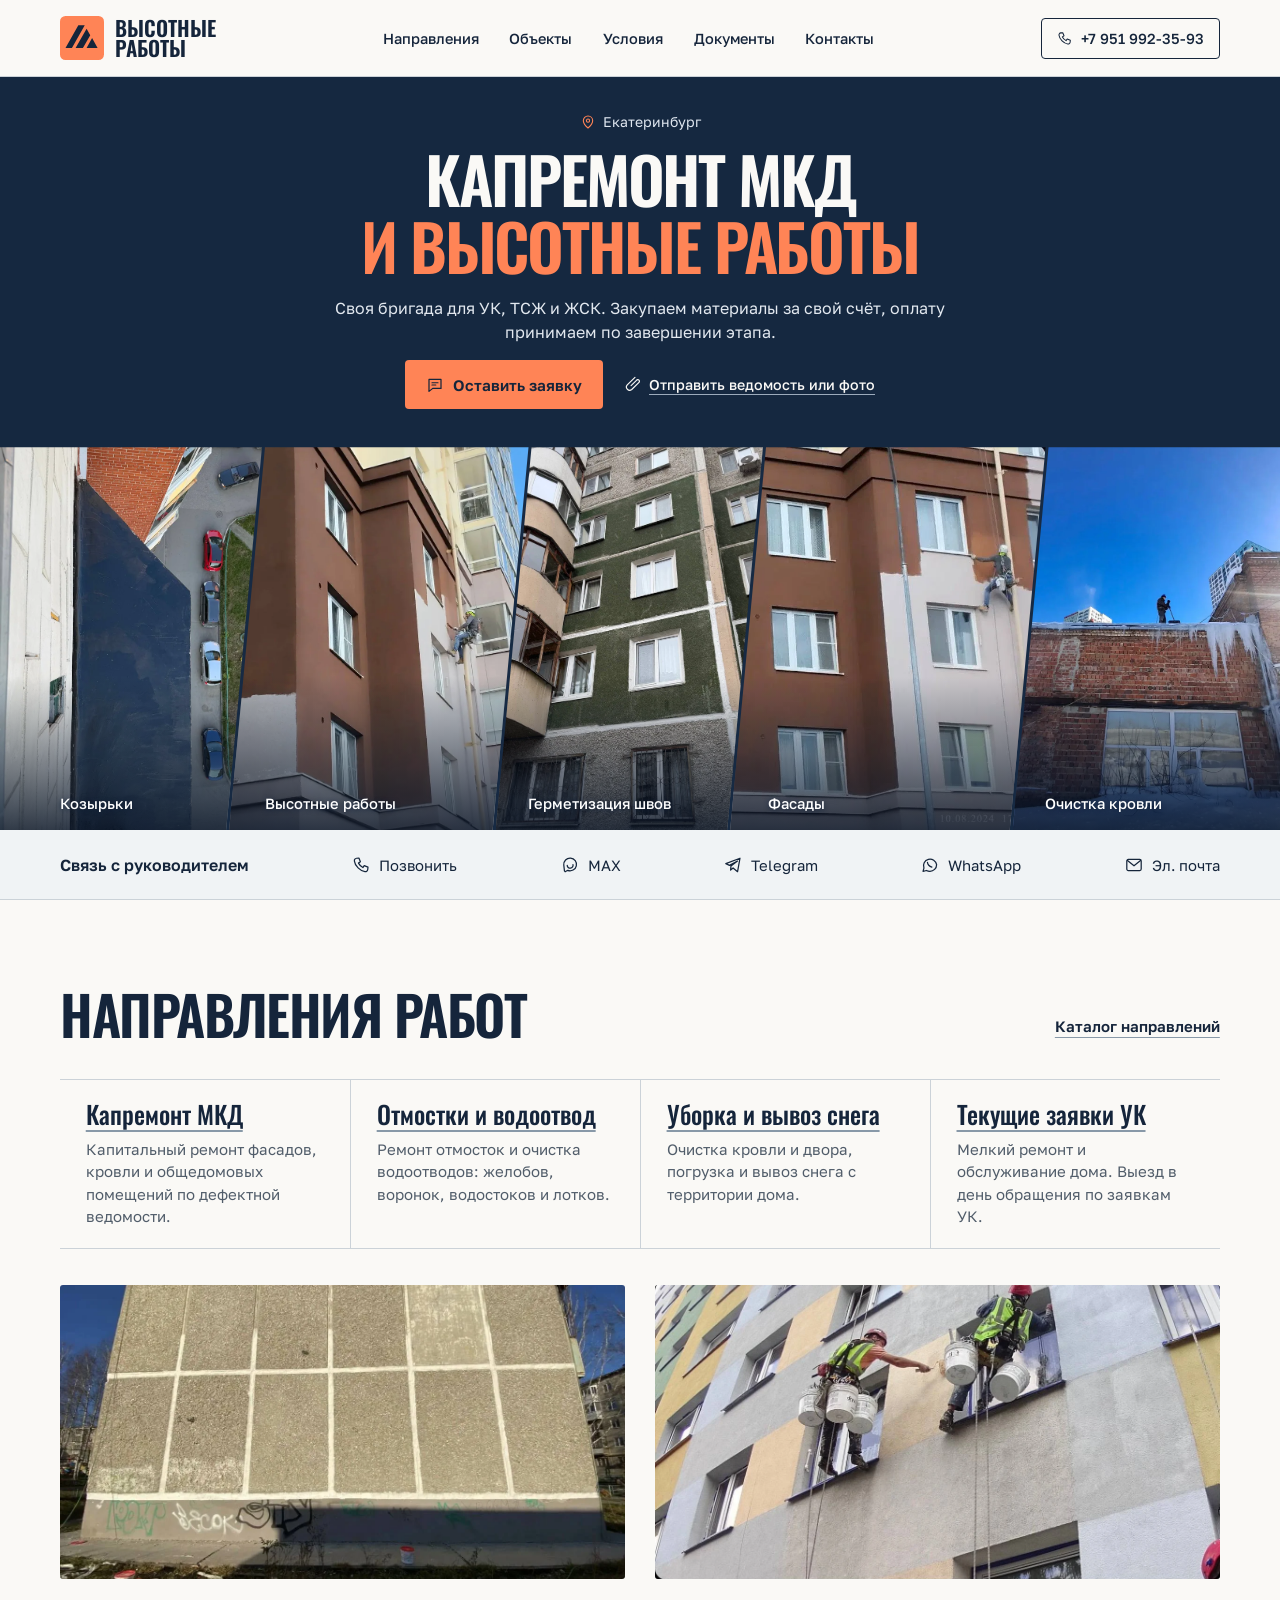
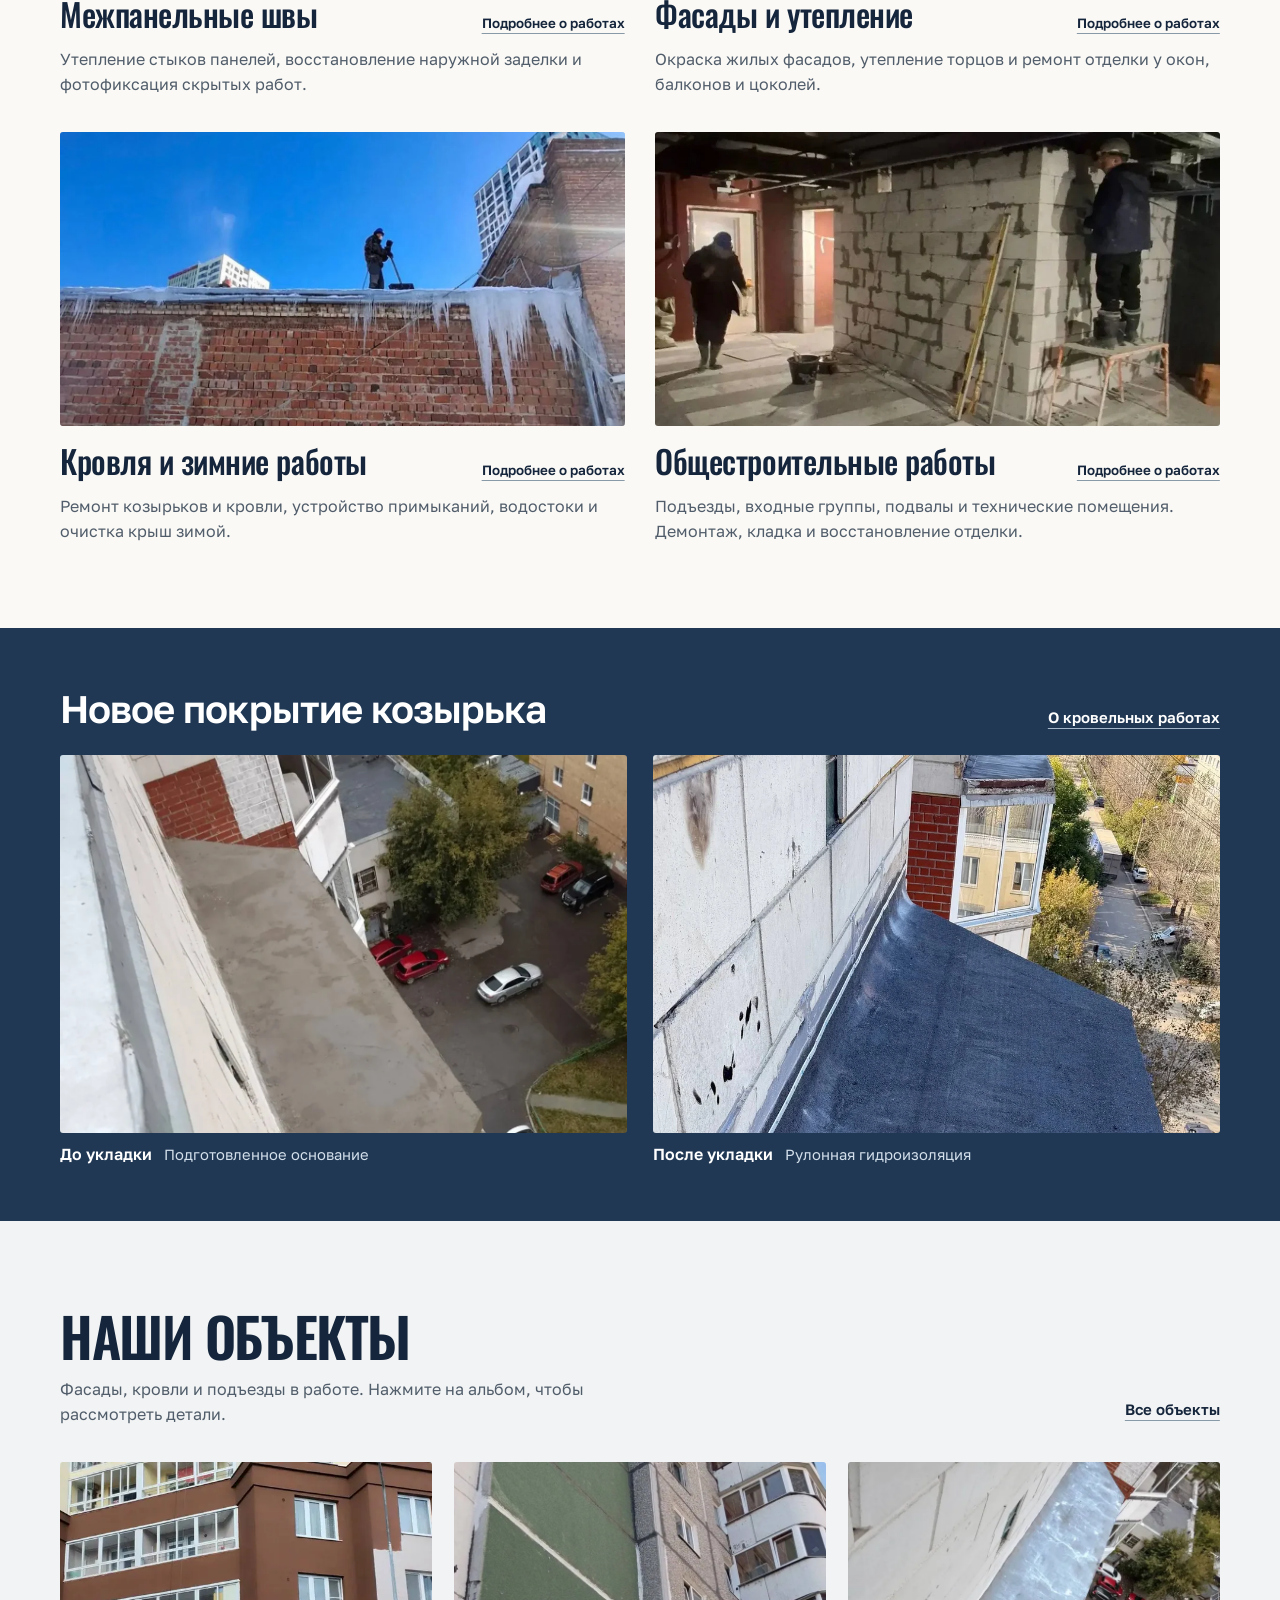
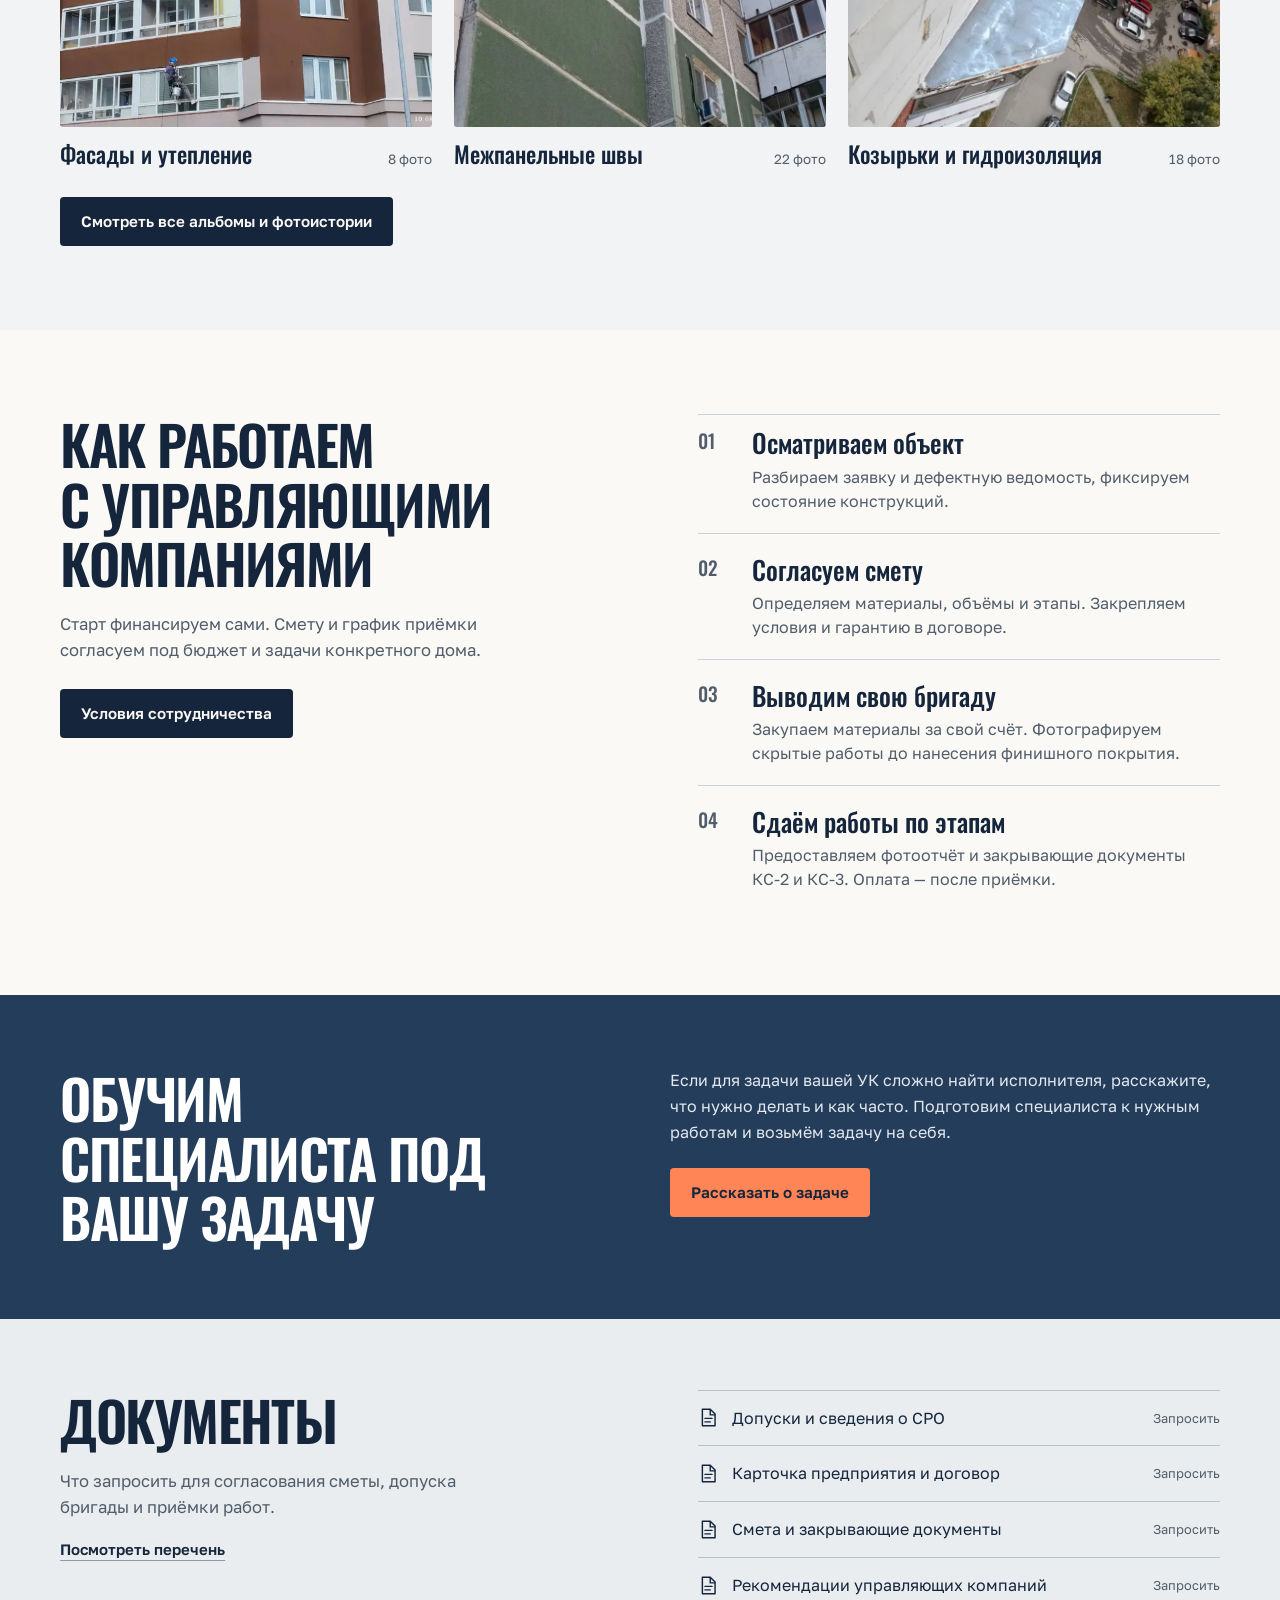
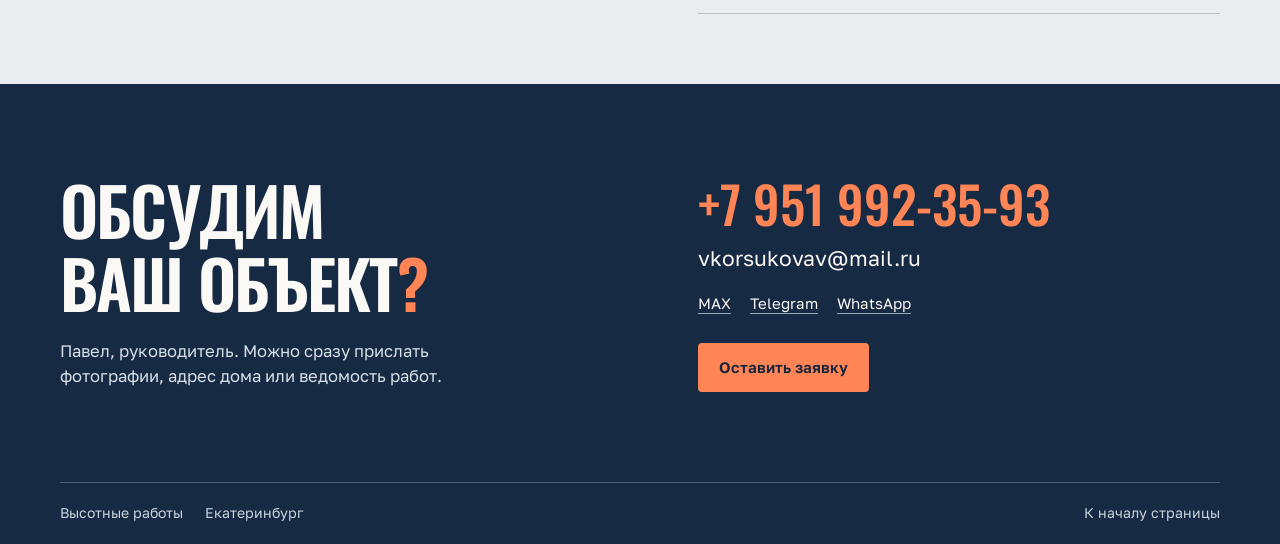
<file: index.html>
<!doctype html>
<html lang="ru">
<head>
  <meta charset="utf-8">
  <meta name="viewport" content="width=device-width, initial-scale=1">
  <meta name="theme-color" content="#172a43">
  <meta name="description" content="Капремонт многоквартирных домов и высотные работы в Екатеринбурге. Фотографии объектов, направления работ и прямая связь с руководителем.">
  <title>Высотные работы — капремонт МКД в Екатеринбурге</title>
  <link rel="icon" href="assets/mark.svg" type="image/svg+xml">
  <link rel="stylesheet" href="assets/fonts/fonts.css">
  <link rel="stylesheet" href="styles.css">
  <link rel="stylesheet" href="expanded.css">
  <script defer src="photos.js"></script>
  <script defer src="site.js"></script>
</head>
<body>
  <a class="skip" href="#main">Перейти к содержанию</a>
  <svg class="sprite" xmlns="http://www.w3.org/2000/svg" aria-hidden="true">
    <symbol id="i-pin" viewBox="0 0 24 24"><path d="M19 10c0 5-7 11-7 11S5 15 5 10a7 7 0 1 1 14 0Z"/><circle cx="12" cy="10" r="2.4"/></symbol>
    <symbol id="i-phone" viewBox="0 0 24 24"><path d="m6 3 3.2-.3 2 5-2.6 1.8a15 15 0 0 0 5.9 5.9l1.8-2.6 5 2-.3 3.2a3.3 3.3 0 0 1-3.8 2.8C10.8 20 4 13.2 3.2 6.8A3.3 3.3 0 0 1 6 3Z"/></symbol>
    <symbol id="i-mail" viewBox="0 0 24 24"><rect x="2.4" y="4.6" width="19.2" height="14.8" rx="2"/><path d="m3.3 6 8.7 7 8.7-7"/></symbol>
    <symbol id="i-telegram" viewBox="0 0 24 24"><path d="M2.4 10.1 21.3 3l-3.2 17.9-6-4.9-3.3 2.7.5-5.3L18 6.7 7.3 12.5Z"/></symbol>
    <symbol id="i-chat" viewBox="0 0 24 24"><path d="M20.8 11.6a8.8 8.8 0 0 1-9 8.8c-1.6 0-3.2-.4-4.5-1.1l-4.6 1.3 1.2-4.5A8.8 8.8 0 1 1 20.8 11.6Z"/><path d="M8.6 8.6c.4 3.2 2.3 5.2 5.9 6.3"/></symbol>
    <symbol id="i-max" viewBox="0 0 24 24"><path d="M4.6 19.8 3.7 12A8.5 8.5 0 1 1 9 19.1L5.5 21Z"/><path d="M8.3 12.5a3.9 3.9 0 1 0 7.7-1"/></symbol>
    <symbol id="i-clip" viewBox="0 0 24 24"><path d="m8.6 13.6 7.6-7.5a2.3 2.3 0 1 1 3.2 3.2L9.5 19a4.5 4.5 0 0 1-6.3-6.4L14.1 1.9"/></symbol>
    <symbol id="i-talk" viewBox="0 0 24 24"><path d="M4 4.5h16v12H9l-5 4Z"/><path d="M8 9h8m-8 3h5"/></symbol>
    <symbol id="i-menu" viewBox="0 0 24 24"><path d="M3 7h18M3 12h18M3 17h18"/></symbol>
    <symbol id="i-cross" viewBox="0 0 24 24"><path d="m5 5 14 14m0-14L5 19"/></symbol>
    <symbol id="i-prev" viewBox="0 0 24 24"><path d="m15 5-7 7 7 7"/></symbol>
    <symbol id="i-next" viewBox="0 0 24 24"><path d="m9 5 7 7-7 7"/></symbol>
    <symbol id="i-pause" viewBox="0 0 24 24"><path d="M9 5v14M15 5v14"/></symbol>
    <symbol id="i-play" viewBox="0 0 24 24"><path d="m8 5 11 7-11 7Z"/></symbol>
    <symbol id="i-add" viewBox="0 0 24 24"><path d="M4 12h16M12 4v16"/></symbol>
    <symbol id="i-doc" viewBox="0 0 24 24"><path d="M5 2.5h9l5.5 5.6v13.4H5zM14 2.8V9h5m-11 4h8m-8 4h6"/></symbol>
    <symbol id="i-copy" viewBox="0 0 24 24"><rect x="8" y="8" width="12" height="13" rx="2"/><path d="M16 7V3H4v13h3"/></symbol>
    <symbol id="i-seam" viewBox="0 0 40 40"><path d="M5 5h30v30H5zM18 5v30m4-30v30M5 18h13m4 4h13M5 22h13m4-4h13"/></symbol>
    <symbol id="i-facade" viewBox="0 0 40 40"><path d="M5 35h31M8 35V12l13-6v29m1-24h11v24M12 15v4m5-6v4m-5 6v4m5-6v4m9-9h3m-3 6h3m-3 6h3"/></symbol>
    <symbol id="i-roof" viewBox="0 0 40 40"><path d="m3 20 15-12 17 10v4L18 12 4 24Zm5 4v10h21V22m2 0v9q0 3 4 3h2"/></symbol>
    <symbol id="i-building" viewBox="0 0 40 40"><path d="M4 35h32M6 35V17h13v18m0-29h14v29M4 17h16m4-6h5m-5 6h5m-5 6h5m-5 6h5M9 35v-8h6v8"/></symbol>
  </svg>
  <header class="header">
    <div class="wrap head-inner">
      <a class="identity" href="index.html" aria-label="Высотные работы, на главную"><img src="assets/mark.svg" width="44" height="44" alt=""><span>Высотные<br>работы</span></a>
      <nav class="desktop-nav" aria-label="Основное меню"><a href="services.html">Направления</a><a href="projects.html">Объекты</a><a href="cooperation.html">Условия</a><a href="documents.html">Документы</a><a href="contacts.html">Контакты</a></nav>
      <a class="header-phone" href="tel:+79519923593"><svg class="icon"><use href="#i-phone"/></svg>+7 951 992-35-93</a>
      <button class="menu-button" aria-expanded="false" aria-controls="mobile-nav" aria-label="Открыть меню"><svg class="icon"><use href="#i-menu"/></svg></button>
    </div>
    <nav class="mobile-nav" id="mobile-nav" aria-label="Мобильное меню" hidden><a href="services.html">Направления</a><a href="projects.html">Объекты</a><a href="cooperation.html">Условия</a><a href="documents.html">Документы</a><a href="contacts.html">Контакты</a></nav>
  </header>
  <main id="main">
    <div class="hero-screen">
    <section class="hero" aria-labelledby="hero-title">
      <div class="wrap hero-intro">
        <div class="headline-block">
          <div class="location"><svg class="icon"><use href="#i-pin"/></svg>Екатеринбург</div>
          <h1 id="hero-title">Капремонт МКД<br><em>и высотные работы</em></h1>
        </div>
        <div class="hero-aside">
          <p>Своя бригада для УК, ТСЖ и ЖСК. Закупаем материалы за свой счёт, оплату принимаем по завершении этапа.</p>
          <div class="hero-actions"><button class="button primary" data-contact="discussion"><svg class="icon"><use href="#i-talk"/></svg>Оставить заявку</button><button class="secondary-link" data-contact="files"><svg class="icon"><use href="#i-clip"/></svg>Отправить ведомость или фото</button></div>
        </div>
      </div>
      <div class="panorama" id="hero-photos" role="group" aria-label="Фотографии с объектов">
        <button data-hero="0"><img src="assets/photos/hero-92.webp" alt="Вид сверху на гидроизоляцию козырька" loading="lazy"><span>Козырьки</span></button>
        <button data-hero="1"><img src="assets/photos/hero-93.webp" alt="Промышленный альпинист на фасаде жилого дома" loading="lazy"><span>Высотные работы</span></button>
        <button data-hero="2"><img src="assets/photos/hero-94.webp" alt="Межпанельные швы жилого дома" loading="lazy"><span>Герметизация швов</span></button>
        <button data-hero="3"><img src="assets/photos/hero-95.webp" alt="Покраска фасада с применением канатного доступа" loading="lazy"><span>Фасады</span></button>
        <button data-hero="4"><img src="assets/photos/hero-96.webp" alt="Работник очищает крышу от снега" loading="lazy"><span>Очистка кровли</span></button>
      </div>
      <div class="mobile-panorama" aria-hidden="true">
        <div class="is-current" data-mobile-photo="97" data-label="Работы на фасаде" data-caption="Двое промышленных альпинистов работают на фасаде жилого дома."></div>
        <div data-mobile-photo="26" data-label="Покраска фасада" data-caption="Промышленный альпинист в синей каске красит фасад жилого дома."></div>
        <div data-mobile-photo="91" data-label="Козырьки" data-caption="Металлическое покрытие козырька, вид сверху вдоль фасада."></div>
        <div data-mobile-photo="96" data-label="Очистка кровли" data-caption="Рабочий очищает крышу кирпичного здания от снега."></div>
      </div>
      <div class="panorama-nav" role="group" aria-label="Фотографии с объектов" hidden>
        <div class="panorama-controls">
          <button id="hero-play" aria-label="Остановить автосмену фото"><svg class="icon" aria-hidden="true"><use href="#i-pause"/></svg></button>
          <button id="hero-prev" aria-label="Предыдущий кадр"><svg class="icon" aria-hidden="true"><use href="#i-prev"/></svg></button>
          <button id="hero-open" aria-label="Открыть фото: Работы на фасаде"><span id="hero-count">1 / 4</span><span id="hero-photo-name">Работы на фасаде</span></button>
          <button id="hero-next" aria-label="Следующий кадр"><svg class="icon" aria-hidden="true"><use href="#i-next"/></svg></button>
        </div>
        <span class="sr-only" id="hero-announcement" aria-live="polite"></span>
      </div>
    </section>
    <div class="contact-strip">
      <div class="wrap strip-inner">
        <span class="strip-heading">Связь с руководителем</span>
        <a href="tel:+79519923593"><svg class="icon"><use href="#i-phone"/></svg>Позвонить</a>
        <button data-contact="max"><svg class="icon"><use href="#i-max"/></svg>MAX</button>
        <a href="https://t.me/+79519923593" target="_blank" rel="noopener"><svg class="icon"><use href="#i-telegram"/></svg>Telegram</a>
        <a href="https://wa.me/79519923593" target="_blank" rel="noopener"><svg class="icon"><use href="#i-chat"/></svg>WhatsApp</a>
        <a href="mailto:vkorsukovav@mail.ru"><svg class="icon"><use href="#i-mail"/></svg>Эл. почта</a>
      </div>
    </div>
    </div>
    <section id="services" class="section wrap">
  <div class="section-head"><h2>Направления работ</h2><a class="text-action" href="services.html">Каталог направлений</a></div>
  <div class="service-index" role="group" aria-label="Ремонт и обслуживание домов">
    <a href="capital-repair.html"><strong>Капремонт МКД</strong><span>Капитальный ремонт фасадов, кровли и общедомовых помещений по дефектной ведомости.</span></a><a href="drainage.html"><strong>Отмостки и водоотвод</strong><span>Ремонт отмосток и очистка водоотводов: желобов, воронок, водостоков и лотков.</span></a><a href="winter.html"><strong>Уборка и вывоз снега</strong><span>Очистка кровли и двора, погрузка и вывоз снега с территории дома.</span></a><a href="maintenance.html"><strong>Текущие заявки УК</strong><span>Мелкий ремонт и обслуживание дома. Выезд в день обращения по заявкам УК.</span></a>
  </div>
  <div class="direction-cards">
    <article class="direction-card"><a class="card-photo" href="seams.html" aria-label="Межпанельные швы"><img src="assets/photos/63.webp" alt="Межпанельные швы на объекте бригады" loading="lazy"></a>
    <div class="direction-copy"><h3><a href="seams.html">Межпанельные швы</a></h3><p>Утепление стыков панелей, восстановление наружной заделки и фотофиксация скрытых работ.</p><a class="text-action" href="seams.html">Подробнее о работах</a></div></article>
    <article class="direction-card"><a class="card-photo" href="facades.html" aria-label="Фасады и утепление"><img src="assets/photos/97.webp" alt="Двое промышленных альпинистов работают на фасаде." loading="lazy"></a>
    <div class="direction-copy"><h3><a href="facades.html">Фасады и утепление</a></h3><p>Окраска жилых фасадов, утепление торцов и ремонт отделки у окон, балконов и цоколей.</p><a class="text-action" href="facades.html">Подробнее о работах</a></div></article>
    <article class="direction-card"><a class="card-photo" href="roofs.html" aria-label="Кровля, козырьки и зимнее обслуживание"><img src="assets/photos/framed/96.webp" alt="Кровля, козырьки и зимнее обслуживание на объекте бригады" loading="lazy"></a>
    <div class="direction-copy"><h3><a href="roofs.html">Кровля и зимние работы</a></h3><p>Ремонт козырьков и кровли, устройство примыканий, водостоки и очистка крыш зимой.</p><a class="text-action" href="roofs.html">Подробнее о работах</a></div></article>
    <article class="direction-card"><a class="card-photo" href="building.html" aria-label="Общестроительные работы"><img src="assets/photos/framed/33.webp" alt="Общестроительные работы на объекте бригады" loading="lazy"></a>
    <div class="direction-copy"><h3><a href="building.html">Общестроительные работы</a></h3><p>Подъезды, входные группы, подвалы и технические помещения. Демонтаж, кладка и восстановление отделки.</p><a class="text-action" href="building.html">Подробнее о работах</a></div></article></div></section><section class="feature" id="canopy-repair"><div class="wrap">
    <div class="feature-heading"><h2>Новое покрытие козырька</h2><a href="roofs.html" class="text-action">О кровельных работах</a></div>
    <div class="repair-pair" data-photo-group="Ремонт козырька">
      <figure><button data-full-photo="90" aria-label="Увеличить фотографию до укладки"><img src="assets/photos/framed/90.webp" loading="lazy" alt="Серое основание козырька под красно-белой лоджией"></button><figcaption><strong>До укладки</strong><span>Подготовленное основание</span></figcaption></figure>
      <figure><button data-full-photo="73" aria-label="Увеличить фотографию после укладки"><img src="assets/photos/framed/73.webp" loading="lazy" alt="Тот же козырёк с новым тёмным рулонным покрытием"></button><figcaption><strong>После укладки</strong><span>Рулонная гидроизоляция</span></figcaption></figure>
    </div></div></section>
    <section id="objects" class="objects"><div class="wrap section"><div class="section-head"><div><h2>Наши объекты</h2><p>Фасады, кровли и подъезды в работе. Нажмите на альбом, чтобы рассмотреть детали.</p></div><a class="text-action" href="projects.html">Все объекты</a></div><div id="albums" class="albums home-albums"></div><div class="section-end"><a class="button dark" href="projects.html">Смотреть все альбомы и фотоистории</a></div></div></section>
    <section id="terms" class="section wrap">
      <div class="terms-grid"><div class="terms-intro"><h2>Как работаем<br> с управляющими<br> компаниями</h2><p>Старт финансируем сами. Смету и график приёмки согласуем под бюджет и задачи конкретного дома.</p><a class="button dark" href="cooperation.html">Условия сотрудничества</a></div>
        <ol class="steps"><li><div><h3>Осматриваем объект</h3><p>Разбираем заявку и дефектную ведомость, фиксируем состояние конструкций.</p></div></li><li><div><h3>Согласуем смету</h3><p>Определяем материалы, объёмы и этапы. Закрепляем условия и гарантию в договоре.</p></div></li><li><div><h3>Выводим свою бригаду</h3><p>Закупаем материалы за свой счёт. Фотографируем скрытые работы до нанесения финишного покрытия.</p></div></li><li><div><h3>Сдаём работы по этапам</h3><p>Предоставляем фотоотчёт и закрывающие документы КС-2 и КС-3. Оплата — после приёмки.</p></div></li></ol></div>
    </section>
    <section id="specialist" class="intake"><div class="wrap intake-grid">
  <h2>Обучим специалиста под вашу задачу</h2>
  <div><p>Если для задачи вашей УК сложно найти исполнителя, расскажите, что нужно делать и как часто. Подготовим специалиста к нужным работам и возьмём задачу на себя.</p><button class="button primary" data-topic="Подготовка специалиста под задачу">Рассказать о задаче</button></div>
</div></section>
    <section id="documents" class="docs"><div class="wrap docs-grid"><div><h2>Документы</h2><p>Что запросить для согласования сметы, допуска бригады и приёмки работ.</p><a class="text-action" href="documents.html">Посмотреть перечень</a></div><div class="doc-list">
  <button data-topic="Допуски и сведения о СРО"><svg class="icon" aria-hidden="true"><use href="#i-doc"/></svg><span>Допуски и сведения о СРО</span><small>Запросить</small></button><button data-topic="Карточка предприятия и договор"><svg class="icon" aria-hidden="true"><use href="#i-doc"/></svg><span>Карточка предприятия и договор</span><small>Запросить</small></button><button data-topic="Смета и закрывающие документы"><svg class="icon" aria-hidden="true"><use href="#i-doc"/></svg><span>Смета и закрывающие документы</span><small>Запросить</small></button><button data-topic="Рекомендации управляющих компаний"><svg class="icon" aria-hidden="true"><use href="#i-doc"/></svg><span>Рекомендации управляющих компаний</span><small>Запросить</small></button></div></div></section>
    <section id="contacts" class="contact-section"><div class="wrap contact-grid"><div><h2>Обсудим<br>ваш объект<span>?</span></h2><p>Павел, руководитель. Можно сразу прислать фотографии, адрес дома или ведомость работ.</p></div><div class="contact-details"><a class="big-phone" href="tel:+79519923593">+7 951 992-35-93</a><a class="email" href="mailto:vkorsukovav@mail.ru">vkorsukovav@mail.ru</a><div class="messengers"><button data-contact="max">MAX</button><a href="https://t.me/+79519923593" target="_blank" rel="noopener">Telegram</a><a href="https://wa.me/79519923593" target="_blank" rel="noopener">WhatsApp</a></div><button class="button primary" data-contact="discussion">Оставить заявку</button></div></div></section>
  </main>
  <footer><div class="wrap footer-inner"><span>Высотные работы</span><span>Екатеринбург</span><a href="#main">К началу страницы</a></div></footer>
  <a class="button primary floating-call" href="tel:+79519923593">
    <svg class="icon" aria-hidden="true"><use href="#i-phone"/></svg><span>Позвонить</span>
  </a>
  <dialog id="gallery" aria-labelledby="gallery-title">
    <div class="gallery-shell">
      <div class="gallery-top"><h2 id="gallery-title"></h2><button id="gallery-fit" hidden>Весь кадр</button><button class="icon-button" data-close aria-label="Закрыть фотографии"><svg class="icon"><use href="#i-cross"/></svg></button></div>
      <div class="gallery-stage"><img id="gallery-image" alt=""></div>
      <div class="gallery-bottom" aria-live="polite"><span id="gallery-caption"></span><div class="gallery-navigation"><button id="previous" class="gallery-arrow" aria-label="Предыдущая фотография"><svg class="icon"><use href="#i-prev"/></svg></button><span id="gallery-count"></span><button id="next" class="gallery-arrow" aria-label="Следующая фотография"><svg class="icon"><use href="#i-next"/></svg></button></div></div>
    </div>
  </dialog>
  <dialog id="contact-dialog" aria-labelledby="dialog-title"><div class="dialog-body"><button class="dialog-close icon-button" data-close aria-label="Закрыть окно"><svg class="icon"><use href="#i-cross"/></svg></button><h2 id="dialog-title"></h2><div id="dialog-content"></div></div></dialog>
  <template id="request-form-template">
    <form class="contact-form" method="post" action="https://formsubmit.co/vkorsukovav@mail.ru" enctype="multipart/form-data">
      <input type="hidden" name="_subject" value="Новая заявка с nadezhnytyl.ru">
      <input type="hidden" name="_template" value="table">
      <input type="hidden" name="_next" value="https://nadezhnytyl.ru/thanks.html">
      <input type="hidden" name="_url" value="https://nadezhnytyl.ru/contacts.html">
      <input type="hidden" name="Тема" value="Заявка на работы">
      <label hidden>Оставьте это поле пустым<input type="text" name="_honey" autocomplete="off" tabindex="-1"></label>
      <div class="contact-fields">
        <label><span>Ваше имя</span><input type="text" name="Имя" autocomplete="name" placeholder="Как к вам обращаться" maxlength="100" required></label>
        <label><span>Телефон</span><input type="tel" name="Телефон" autocomplete="tel" placeholder="+7 900 000-00-00" maxlength="25" required></label>
      </div>
      <label><span>Что нужно сделать?</span><textarea name="Задача" rows="3" maxlength="2200" placeholder="Например, очистить водостоки у второго подъезда" required></textarea></label>
      <details class="request-extras">
        <summary>Добавить организацию и адрес</summary>
        <div class="contact-fields">
          <label><span>УК, ТСЖ или компания</span><input type="text" name="Организация" autocomplete="organization" maxlength="160"></label>
          <label><span>Адрес объекта</span><input type="text" name="Адрес" placeholder="Улица и номер дома" maxlength="200"></label>
        </div>
      </details>
      <label><span>Фото или дефектная ведомость <small>по желанию</small></span><input type="file" name="attachment" accept=".jpg,.jpeg,.png,.webp,.pdf,.doc,.docx,.xls,.xlsx"><small>Один файл до 10 МБ</small></label>
      <button class="button primary" type="submit">Отправить заявку</button>
      <small>Данные заявки передаются руководителю через <a href="https://formsubmit.co/" target="_blank" rel="noopener">FormSubmit</a>.</small>
    </form>
  </template>
</body>
</html>
</file>
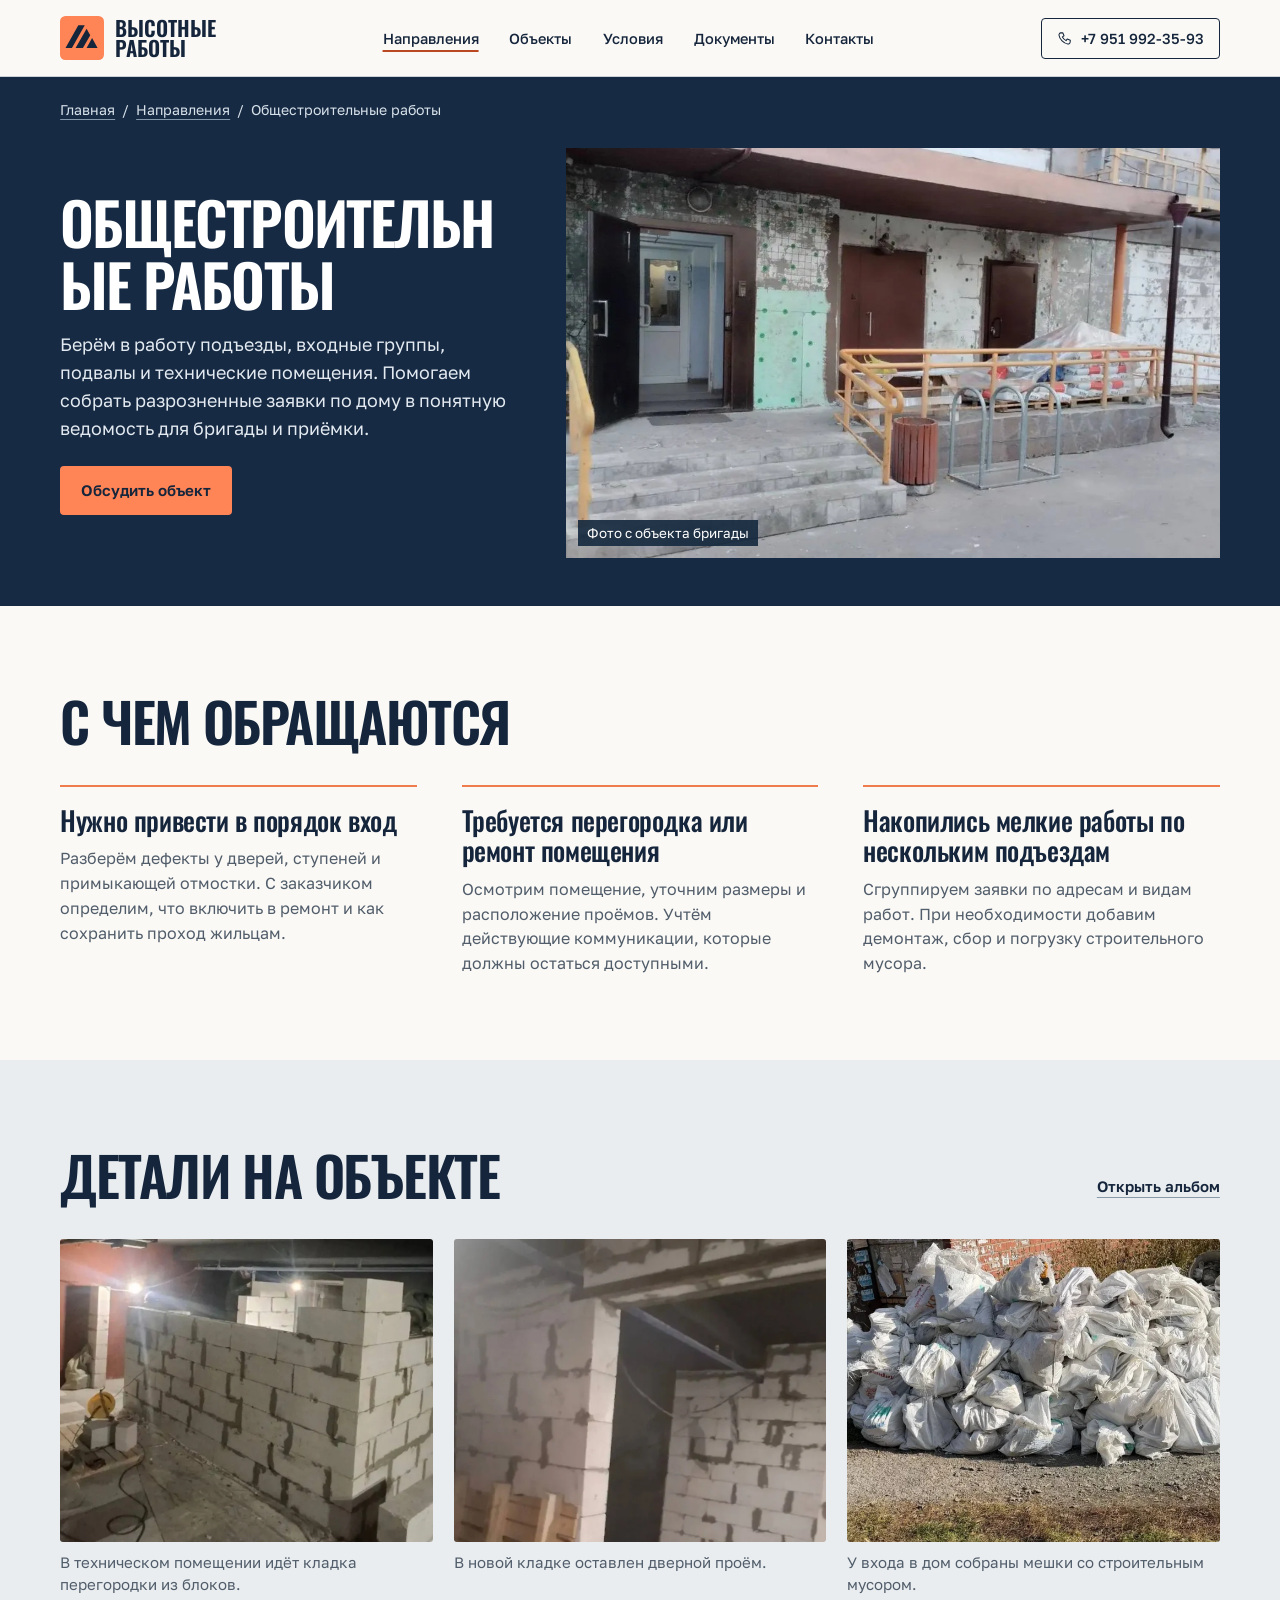
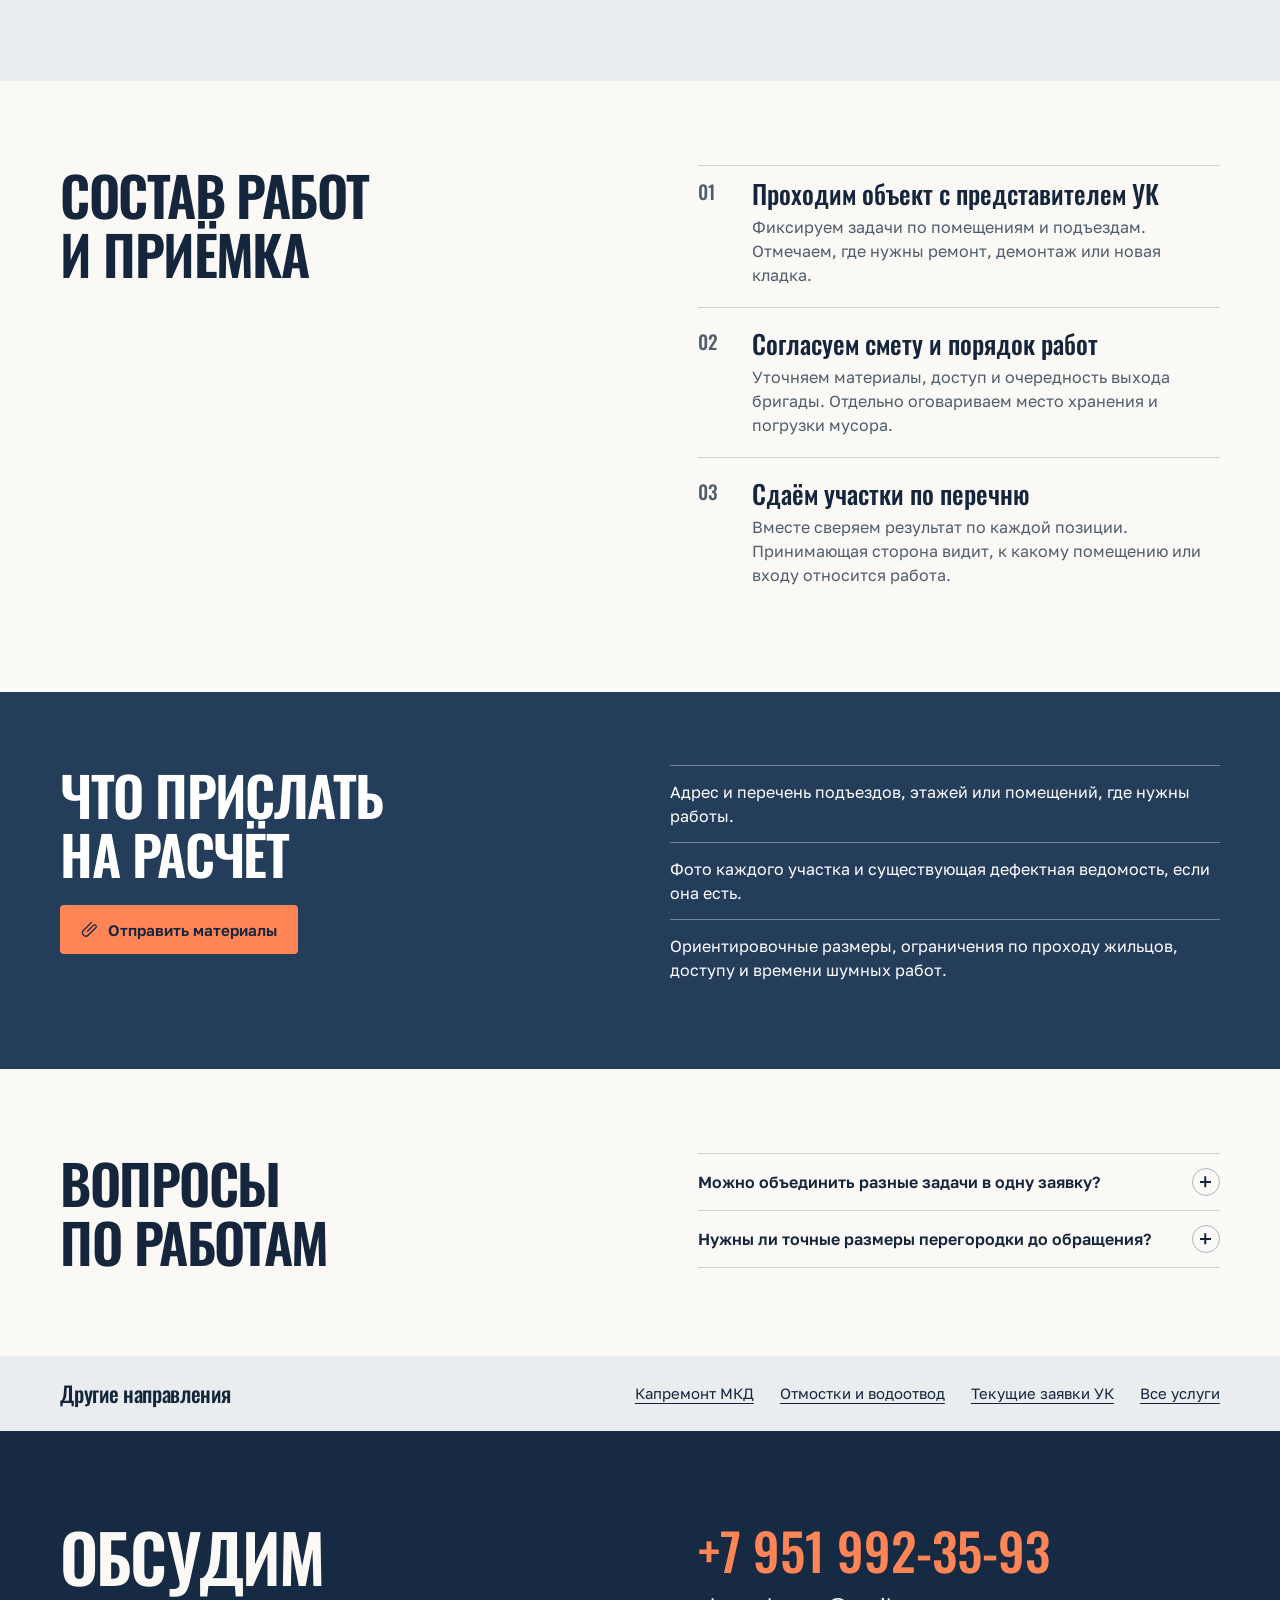
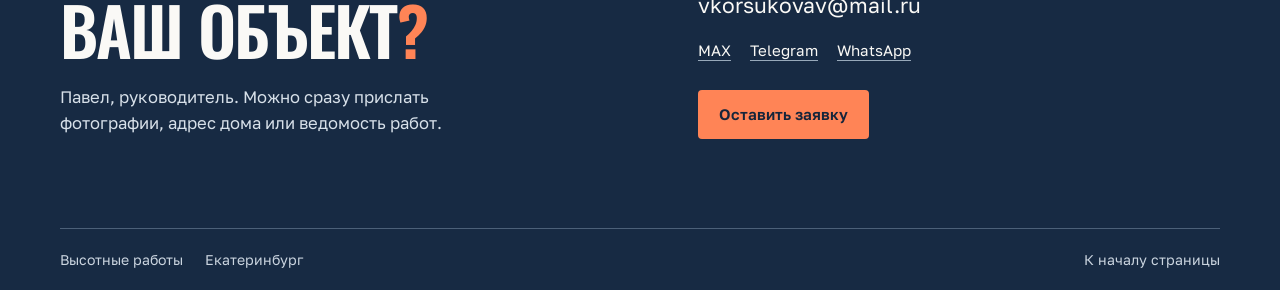
<file: building.html>
<!doctype html>
<html lang="ru">
<head>
  <meta charset="utf-8">
  <meta name="viewport" content="width=device-width, initial-scale=1">
  <meta name="theme-color" content="#172a43">
  <meta name="description" content="Берём в работу подъезды, входные группы, подвалы и технические помещения. Помогаем собрать разрозненные заявки по дому в понятную ведомость для бригады и приёмки.">
  <title>Общестроительные работы — Высотные работы, Екатеринбург</title>
  <link rel="icon" href="assets/mark.svg" type="image/svg+xml">
  <link rel="stylesheet" href="assets/fonts/fonts.css">
  <link rel="stylesheet" href="styles.css">
  <link rel="stylesheet" href="expanded.css">
  <script defer src="photos.js"></script>
  <script defer src="site.js"></script>
</head>
<body>
  <a class="skip" href="#main">Перейти к содержанию</a>
  <svg class="sprite" xmlns="http://www.w3.org/2000/svg" aria-hidden="true">
    <symbol id="i-pin" viewBox="0 0 24 24"><path d="M19 10c0 5-7 11-7 11S5 15 5 10a7 7 0 1 1 14 0Z"/><circle cx="12" cy="10" r="2.4"/></symbol>
    <symbol id="i-phone" viewBox="0 0 24 24"><path d="m6 3 3.2-.3 2 5-2.6 1.8a15 15 0 0 0 5.9 5.9l1.8-2.6 5 2-.3 3.2a3.3 3.3 0 0 1-3.8 2.8C10.8 20 4 13.2 3.2 6.8A3.3 3.3 0 0 1 6 3Z"/></symbol>
    <symbol id="i-mail" viewBox="0 0 24 24"><rect x="2.4" y="4.6" width="19.2" height="14.8" rx="2"/><path d="m3.3 6 8.7 7 8.7-7"/></symbol>
    <symbol id="i-telegram" viewBox="0 0 24 24"><path d="M2.4 10.1 21.3 3l-3.2 17.9-6-4.9-3.3 2.7.5-5.3L18 6.7 7.3 12.5Z"/></symbol>
    <symbol id="i-chat" viewBox="0 0 24 24"><path d="M20.8 11.6a8.8 8.8 0 0 1-9 8.8c-1.6 0-3.2-.4-4.5-1.1l-4.6 1.3 1.2-4.5A8.8 8.8 0 1 1 20.8 11.6Z"/><path d="M8.6 8.6c.4 3.2 2.3 5.2 5.9 6.3"/></symbol>
    <symbol id="i-max" viewBox="0 0 24 24"><path d="M4.6 19.8 3.7 12A8.5 8.5 0 1 1 9 19.1L5.5 21Z"/><path d="M8.3 12.5a3.9 3.9 0 1 0 7.7-1"/></symbol>
    <symbol id="i-clip" viewBox="0 0 24 24"><path d="m8.6 13.6 7.6-7.5a2.3 2.3 0 1 1 3.2 3.2L9.5 19a4.5 4.5 0 0 1-6.3-6.4L14.1 1.9"/></symbol>
    <symbol id="i-talk" viewBox="0 0 24 24"><path d="M4 4.5h16v12H9l-5 4Z"/><path d="M8 9h8m-8 3h5"/></symbol>
    <symbol id="i-menu" viewBox="0 0 24 24"><path d="M3 7h18M3 12h18M3 17h18"/></symbol>
    <symbol id="i-cross" viewBox="0 0 24 24"><path d="m5 5 14 14m0-14L5 19"/></symbol>
    <symbol id="i-prev" viewBox="0 0 24 24"><path d="m15 5-7 7 7 7"/></symbol>
    <symbol id="i-next" viewBox="0 0 24 24"><path d="m9 5 7 7-7 7"/></symbol>
    <symbol id="i-pause" viewBox="0 0 24 24"><path d="M9 5v14M15 5v14"/></symbol>
    <symbol id="i-play" viewBox="0 0 24 24"><path d="m8 5 11 7-11 7Z"/></symbol>
    <symbol id="i-add" viewBox="0 0 24 24"><path d="M4 12h16M12 4v16"/></symbol>
    <symbol id="i-doc" viewBox="0 0 24 24"><path d="M5 2.5h9l5.5 5.6v13.4H5zM14 2.8V9h5m-11 4h8m-8 4h6"/></symbol>
    <symbol id="i-copy" viewBox="0 0 24 24"><rect x="8" y="8" width="12" height="13" rx="2"/><path d="M16 7V3H4v13h3"/></symbol>
    <symbol id="i-seam" viewBox="0 0 40 40"><path d="M5 5h30v30H5zM18 5v30m4-30v30M5 18h13m4 4h13M5 22h13m4-4h13"/></symbol>
    <symbol id="i-facade" viewBox="0 0 40 40"><path d="M5 35h31M8 35V12l13-6v29m1-24h11v24M12 15v4m5-6v4m-5 6v4m5-6v4m9-9h3m-3 6h3m-3 6h3"/></symbol>
    <symbol id="i-roof" viewBox="0 0 40 40"><path d="m3 20 15-12 17 10v4L18 12 4 24Zm5 4v10h21V22m2 0v9q0 3 4 3h2"/></symbol>
    <symbol id="i-building" viewBox="0 0 40 40"><path d="M4 35h32M6 35V17h13v18m0-29h14v29M4 17h16m4-6h5m-5 6h5m-5 6h5m-5 6h5M9 35v-8h6v8"/></symbol>
  </svg>
  <header class="header">
    <div class="wrap head-inner">
      <a class="identity" href="index.html" aria-label="Высотные работы, на главную"><img src="assets/mark.svg" width="44" height="44" alt=""><span>Высотные<br>работы</span></a>
      <nav class="desktop-nav" aria-label="Основное меню"><a href="services.html" class="current-section">Направления</a><a href="projects.html">Объекты</a><a href="cooperation.html">Условия</a><a href="documents.html">Документы</a><a href="contacts.html">Контакты</a></nav>
      <a class="header-phone" href="tel:+79519923593"><svg class="icon"><use href="#i-phone"/></svg>+7 951 992-35-93</a>
      <button class="menu-button" aria-expanded="false" aria-controls="mobile-nav" aria-label="Открыть меню"><svg class="icon"><use href="#i-menu"/></svg></button>
    </div>
    <nav class="mobile-nav" id="mobile-nav" aria-label="Мобильное меню" hidden><a href="services.html" class="current-section">Направления</a><a href="projects.html">Объекты</a><a href="cooperation.html">Условия</a><a href="documents.html">Документы</a><a href="contacts.html">Контакты</a></nav>
  </header>
  <main id="main" class="inside"><section class="direction-hero"><div class="wrap"><nav aria-label="Хлебные крошки" class="crumbs"><a href="index.html">Главная</a><span aria-hidden="true">/</span><a href="services.html">Направления</a><span aria-hidden="true">/</span><span aria-current="page">Общестроительные работы</span></nav><div class="direction-intro"><div><h1>Общестроительные работы</h1><p>Берём в работу подъезды, входные группы, подвалы и технические помещения. Помогаем собрать разрозненные заявки по дому в понятную ведомость для бригады и приёмки.</p><button class="button primary" data-topic="Общестроительные работы">Обсудить объект</button></div><figure><img src="assets/photos/30.webp" alt="Общестроительные работы на объекте"><figcaption>Фото с объекта бригады</figcaption></figure></div></div></section>
  <section class="wrap section"><div class="section-head"><h2>С чем обращаются</h2></div><div class="purpose-grid"><article><h3>Нужно привести в порядок вход</h3><p>Разберём дефекты у дверей, ступеней и примыкающей отмостки. С заказчиком определим, что включить в ремонт и как сохранить проход жильцам.</p></article><article><h3>Требуется перегородка или ремонт помещения</h3><p>Осмотрим помещение, уточним размеры и расположение проёмов. Учтём действующие коммуникации, которые должны остаться доступными.</p></article><article><h3>Накопились мелкие работы по нескольким подъездам</h3><p>Сгруппируем заявки по адресам и видам работ. При необходимости добавим демонтаж, сбор и погрузку строительного мусора.</p></article></div></section>
  <section class="band"><div class="wrap section"><div class="section-head"><h2>Детали на объекте</h2><button class="text-action" data-open-album="building">Открыть альбом</button></div><div class="photo-series " data-photo-group="Общестроительные работы"><figure><button data-full-photo="31" aria-label="Увеличить. В техническом помещении идёт кладка перегородки из блоков."><img src="assets/photos/framed/31.webp" alt="В техническом помещении идёт кладка перегородки из блоков." loading="lazy"></button><figcaption>В техническом помещении идёт кладка перегородки из блоков.</figcaption></figure><figure><button data-full-photo="32" aria-label="Увеличить. В новой кладке оставлен дверной проём."><img src="assets/photos/framed/32.webp" alt="В новой кладке оставлен дверной проём." loading="lazy"></button><figcaption>В новой кладке оставлен дверной проём.</figcaption></figure><figure><button data-full-photo="69" aria-label="Увеличить. У входа в дом собраны мешки со строительным мусором."><img src="assets/photos/framed/69.webp" alt="У входа в дом собраны мешки со строительным мусором." loading="lazy"></button><figcaption>У входа в дом собраны мешки со строительным мусором.</figcaption></figure></div></div></section>
  <section class="wrap section terms-grid"><div><h2>Состав работ<br> и приёмка</h2></div><ol class="steps"><li><div><h3>Проходим объект с представителем УК</h3><p>Фиксируем задачи по помещениям и подъездам. Отмечаем, где нужны ремонт, демонтаж или новая кладка.</p></div></li><li><div><h3>Согласуем смету и порядок работ</h3><p>Уточняем материалы, доступ и очередность выхода бригады. Отдельно оговариваем место хранения и погрузки мусора.</p></div></li><li><div><h3>Сдаём участки по перечню</h3><p>Вместе сверяем результат по каждой позиции. Принимающая сторона видит, к какому помещению или входу относится работа.</p></div></li></ol></section>
  <section class="intake"><div class="wrap intake-grid"><div><h2>Что прислать<br> на расчёт</h2><button class="button primary" data-contact="files"><svg class="icon" aria-hidden="true"><use href="#i-clip"/></svg>Отправить материалы</button></div><ul class="ruled-list"><li>Адрес и перечень подъездов, этажей или помещений, где нужны работы.</li><li>Фото каждого участка и существующая дефектная ведомость, если она есть.</li><li>Ориентировочные размеры, ограничения по проходу жильцов, доступу и времени шумных работ.</li></ul></div></section>
  <section class="wrap section docs-grid"><h2>Вопросы<br> по работам</h2><div class="questions"><details><summary>Можно объединить разные задачи в одну заявку?<span class="expand" aria-hidden="true"></span></summary><p>Да. Укажите для каждой задачи место и ожидаемый результат. В смете можно сохранить отдельные строки по подъездам, чтобы потом было удобно принимать работу.</p></details><details><summary>Нужны ли точные размеры перегородки до обращения?<span class="expand" aria-hidden="true"></span></summary><p>Для первого обсуждения достаточно фото помещения и примерных размеров. Размеры стены и проёма уточним на объекте перед расчётом материалов.</p></details></div></section>
  <aside class="related"><div class="wrap"><h3>Другие направления</h3><a href="capital-repair.html">Капремонт МКД</a><a href="drainage.html">Отмостки и водоотвод</a><a href="maintenance.html">Текущие заявки УК</a><a href="services.html">Все услуги</a></div></aside><section id="contacts" class="contact-section"><div class="wrap contact-grid"><div><h2>Обсудим<br>ваш объект<span>?</span></h2><p>Павел, руководитель. Можно сразу прислать фотографии, адрес дома или ведомость работ.</p></div><div class="contact-details"><a class="big-phone" href="tel:+79519923593">+7 951 992-35-93</a><a class="email" href="mailto:vkorsukovav@mail.ru">vkorsukovav@mail.ru</a><div class="messengers"><button data-contact="max">MAX</button><a href="https://t.me/+79519923593" target="_blank" rel="noopener">Telegram</a><a href="https://wa.me/79519923593" target="_blank" rel="noopener">WhatsApp</a></div><button class="button primary" data-contact="discussion">Оставить заявку</button></div></div></section></main>
  <footer><div class="wrap footer-inner"><span>Высотные работы</span><span>Екатеринбург</span><a href="#main">К началу страницы</a></div></footer>
  <a class="button primary floating-call" href="tel:+79519923593">
    <svg class="icon" aria-hidden="true"><use href="#i-phone"/></svg><span>Позвонить</span>
  </a>
  <dialog id="gallery" aria-labelledby="gallery-title">
    <div class="gallery-shell">
      <div class="gallery-top"><h2 id="gallery-title"></h2><button id="gallery-fit" hidden>Весь кадр</button><button class="icon-button" data-close aria-label="Закрыть фотографии"><svg class="icon"><use href="#i-cross"/></svg></button></div>
      <div class="gallery-stage"><img id="gallery-image" alt=""></div>
      <div class="gallery-bottom" aria-live="polite"><span id="gallery-caption"></span><div class="gallery-navigation"><button id="previous" class="gallery-arrow" aria-label="Предыдущая фотография"><svg class="icon"><use href="#i-prev"/></svg></button><span id="gallery-count"></span><button id="next" class="gallery-arrow" aria-label="Следующая фотография"><svg class="icon"><use href="#i-next"/></svg></button></div></div>
    </div>
  </dialog>
  <dialog id="contact-dialog" aria-labelledby="dialog-title"><div class="dialog-body"><button class="dialog-close icon-button" data-close aria-label="Закрыть окно"><svg class="icon"><use href="#i-cross"/></svg></button><h2 id="dialog-title"></h2><div id="dialog-content"></div></div></dialog>
  <template id="request-form-template">
    <form class="contact-form" method="post" action="https://formsubmit.co/vkorsukovav@mail.ru" enctype="multipart/form-data">
      <input type="hidden" name="_subject" value="Новая заявка с nadezhnytyl.ru">
      <input type="hidden" name="_template" value="table">
      <input type="hidden" name="_next" value="https://nadezhnytyl.ru/thanks.html">
      <input type="hidden" name="_url" value="https://nadezhnytyl.ru/contacts.html">
      <input type="hidden" name="Тема" value="Заявка на работы">
      <label hidden>Оставьте это поле пустым<input type="text" name="_honey" autocomplete="off" tabindex="-1"></label>
      <div class="contact-fields">
        <label><span>Ваше имя</span><input type="text" name="Имя" autocomplete="name" placeholder="Как к вам обращаться" maxlength="100" required></label>
        <label><span>Телефон</span><input type="tel" name="Телефон" autocomplete="tel" placeholder="+7 900 000-00-00" maxlength="25" required></label>
      </div>
      <label><span>Что нужно сделать?</span><textarea name="Задача" rows="3" maxlength="2200" placeholder="Например, очистить водостоки у второго подъезда" required></textarea></label>
      <details class="request-extras">
        <summary>Добавить организацию и адрес</summary>
        <div class="contact-fields">
          <label><span>УК, ТСЖ или компания</span><input type="text" name="Организация" autocomplete="organization" maxlength="160"></label>
          <label><span>Адрес объекта</span><input type="text" name="Адрес" placeholder="Улица и номер дома" maxlength="200"></label>
        </div>
      </details>
      <label><span>Фото или дефектная ведомость <small>по желанию</small></span><input type="file" name="attachment" accept=".jpg,.jpeg,.png,.webp,.pdf,.doc,.docx,.xls,.xlsx"><small>Один файл до 10 МБ</small></label>
      <button class="button primary" type="submit">Отправить заявку</button>
      <small>Данные заявки передаются руководителю через <a href="https://formsubmit.co/" target="_blank" rel="noopener">FormSubmit</a>.</small>
    </form>
  </template>
</body>
</html>
</file>
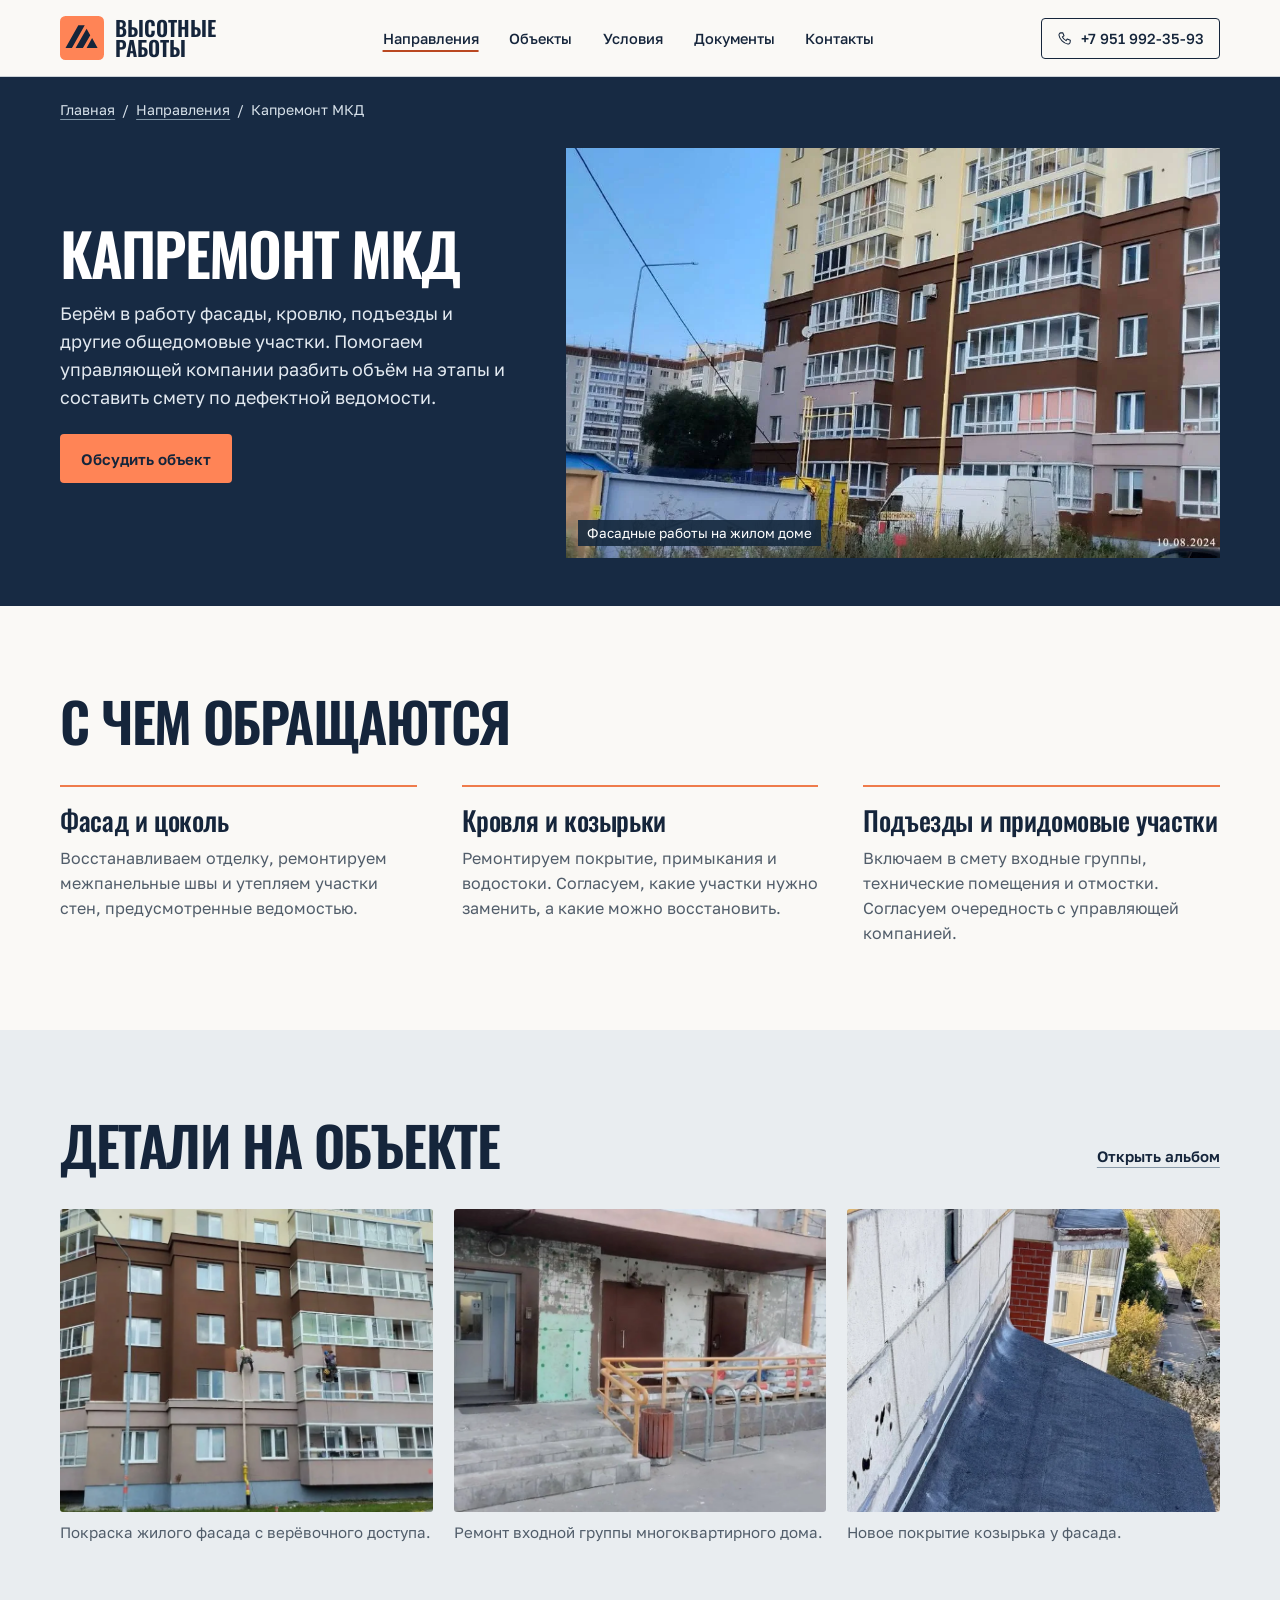
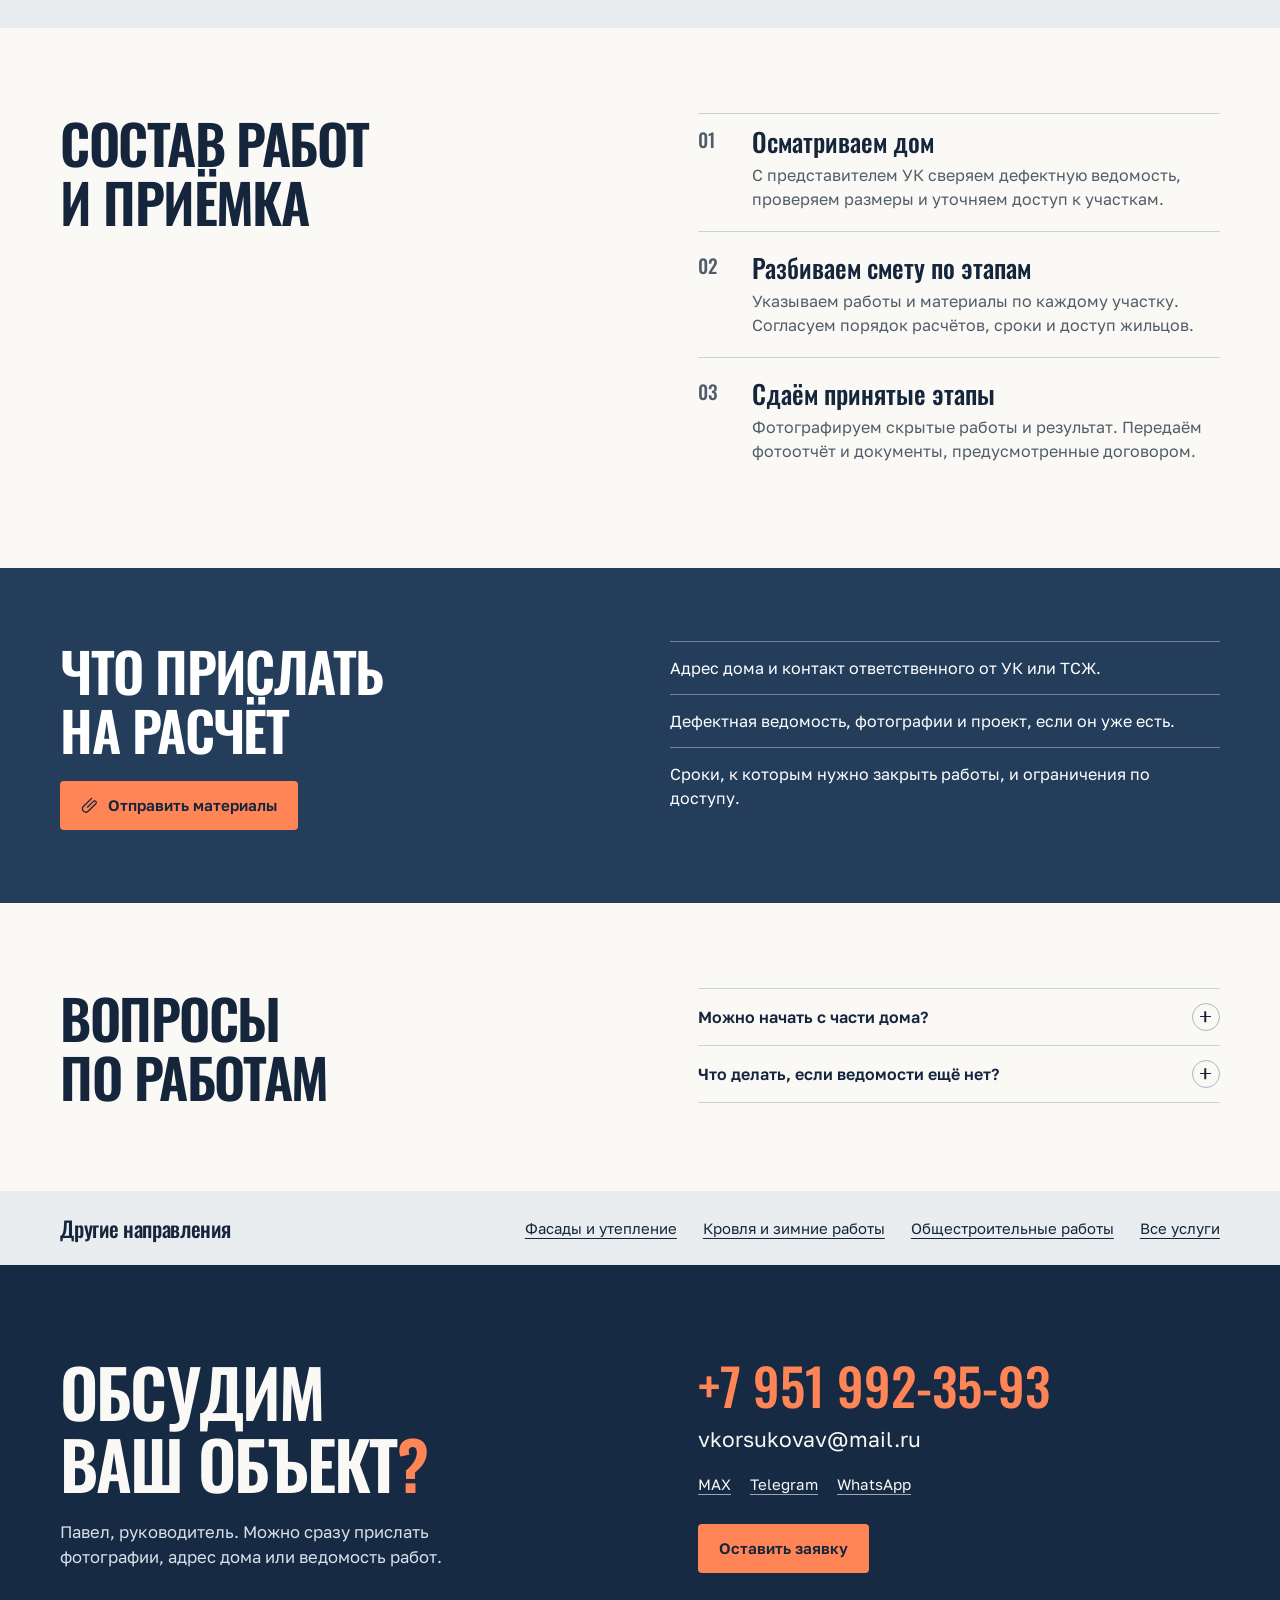
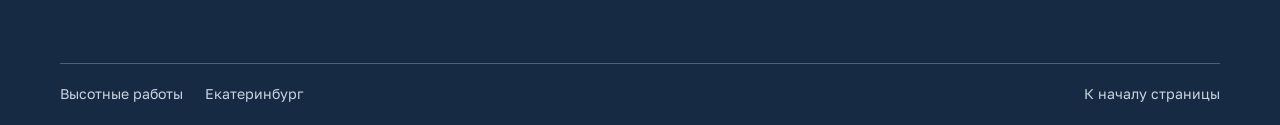
<file: capital-repair.html>
<!doctype html>
<html lang="ru">
<head>
  <meta charset="utf-8">
  <meta name="viewport" content="width=device-width, initial-scale=1">
  <meta name="theme-color" content="#172a43">
  <meta name="description" content="Берём в работу фасады, кровлю, подъезды и другие общедомовые участки. Помогаем управляющей компании разбить объём на этапы и составить смету по дефектной ведомости.">
  <title>Капремонт МКД — Высотные работы, Екатеринбург</title>
  <link rel="icon" href="assets/mark.svg" type="image/svg+xml">
  <link rel="stylesheet" href="assets/fonts/fonts.css">
  <link rel="stylesheet" href="styles.css">
  <link rel="stylesheet" href="expanded.css">
  <script defer src="photos.js"></script>
  <script defer src="site.js"></script>
</head>
<body>
  <a class="skip" href="#main">Перейти к содержанию</a>
  <svg class="sprite" xmlns="http://www.w3.org/2000/svg" aria-hidden="true">
    <symbol id="i-pin" viewBox="0 0 24 24"><path d="M19 10c0 5-7 11-7 11S5 15 5 10a7 7 0 1 1 14 0Z"/><circle cx="12" cy="10" r="2.4"/></symbol>
    <symbol id="i-phone" viewBox="0 0 24 24"><path d="m6 3 3.2-.3 2 5-2.6 1.8a15 15 0 0 0 5.9 5.9l1.8-2.6 5 2-.3 3.2a3.3 3.3 0 0 1-3.8 2.8C10.8 20 4 13.2 3.2 6.8A3.3 3.3 0 0 1 6 3Z"/></symbol>
    <symbol id="i-mail" viewBox="0 0 24 24"><rect x="2.4" y="4.6" width="19.2" height="14.8" rx="2"/><path d="m3.3 6 8.7 7 8.7-7"/></symbol>
    <symbol id="i-telegram" viewBox="0 0 24 24"><path d="M2.4 10.1 21.3 3l-3.2 17.9-6-4.9-3.3 2.7.5-5.3L18 6.7 7.3 12.5Z"/></symbol>
    <symbol id="i-chat" viewBox="0 0 24 24"><path d="M20.8 11.6a8.8 8.8 0 0 1-9 8.8c-1.6 0-3.2-.4-4.5-1.1l-4.6 1.3 1.2-4.5A8.8 8.8 0 1 1 20.8 11.6Z"/><path d="M8.6 8.6c.4 3.2 2.3 5.2 5.9 6.3"/></symbol>
    <symbol id="i-max" viewBox="0 0 24 24"><path d="M4.6 19.8 3.7 12A8.5 8.5 0 1 1 9 19.1L5.5 21Z"/><path d="M8.3 12.5a3.9 3.9 0 1 0 7.7-1"/></symbol>
    <symbol id="i-clip" viewBox="0 0 24 24"><path d="m8.6 13.6 7.6-7.5a2.3 2.3 0 1 1 3.2 3.2L9.5 19a4.5 4.5 0 0 1-6.3-6.4L14.1 1.9"/></symbol>
    <symbol id="i-talk" viewBox="0 0 24 24"><path d="M4 4.5h16v12H9l-5 4Z"/><path d="M8 9h8m-8 3h5"/></symbol>
    <symbol id="i-menu" viewBox="0 0 24 24"><path d="M3 7h18M3 12h18M3 17h18"/></symbol>
    <symbol id="i-cross" viewBox="0 0 24 24"><path d="m5 5 14 14m0-14L5 19"/></symbol>
    <symbol id="i-prev" viewBox="0 0 24 24"><path d="m15 5-7 7 7 7"/></symbol>
    <symbol id="i-next" viewBox="0 0 24 24"><path d="m9 5 7 7-7 7"/></symbol>
    <symbol id="i-pause" viewBox="0 0 24 24"><path d="M9 5v14M15 5v14"/></symbol>
    <symbol id="i-play" viewBox="0 0 24 24"><path d="m8 5 11 7-11 7Z"/></symbol>
    <symbol id="i-add" viewBox="0 0 24 24"><path d="M4 12h16M12 4v16"/></symbol>
    <symbol id="i-doc" viewBox="0 0 24 24"><path d="M5 2.5h9l5.5 5.6v13.4H5zM14 2.8V9h5m-11 4h8m-8 4h6"/></symbol>
    <symbol id="i-copy" viewBox="0 0 24 24"><rect x="8" y="8" width="12" height="13" rx="2"/><path d="M16 7V3H4v13h3"/></symbol>
    <symbol id="i-seam" viewBox="0 0 40 40"><path d="M5 5h30v30H5zM18 5v30m4-30v30M5 18h13m4 4h13M5 22h13m4-4h13"/></symbol>
    <symbol id="i-facade" viewBox="0 0 40 40"><path d="M5 35h31M8 35V12l13-6v29m1-24h11v24M12 15v4m5-6v4m-5 6v4m5-6v4m9-9h3m-3 6h3m-3 6h3"/></symbol>
    <symbol id="i-roof" viewBox="0 0 40 40"><path d="m3 20 15-12 17 10v4L18 12 4 24Zm5 4v10h21V22m2 0v9q0 3 4 3h2"/></symbol>
    <symbol id="i-building" viewBox="0 0 40 40"><path d="M4 35h32M6 35V17h13v18m0-29h14v29M4 17h16m4-6h5m-5 6h5m-5 6h5m-5 6h5M9 35v-8h6v8"/></symbol>
  </svg>
  <header class="header">
    <div class="wrap head-inner">
      <a class="identity" href="index.html" aria-label="Высотные работы, на главную"><img src="assets/mark.svg" width="44" height="44" alt=""><span>Высотные<br>работы</span></a>
      <nav class="desktop-nav" aria-label="Основное меню"><a href="services.html" class="current-section">Направления</a><a href="projects.html">Объекты</a><a href="cooperation.html">Условия</a><a href="documents.html">Документы</a><a href="contacts.html">Контакты</a></nav>
      <a class="header-phone" href="tel:+79519923593"><svg class="icon"><use href="#i-phone"/></svg>+7 951 992-35-93</a>
      <button class="menu-button" aria-expanded="false" aria-controls="mobile-nav" aria-label="Открыть меню"><svg class="icon"><use href="#i-menu"/></svg></button>
    </div>
    <nav class="mobile-nav" id="mobile-nav" aria-label="Мобильное меню" hidden><a href="services.html" class="current-section">Направления</a><a href="projects.html">Объекты</a><a href="cooperation.html">Условия</a><a href="documents.html">Документы</a><a href="contacts.html">Контакты</a></nav>
  </header>
  <main id="main" class="inside"><section class="direction-hero"><div class="wrap"><nav aria-label="Хлебные крошки" class="crumbs"><a href="index.html">Главная</a><span aria-hidden="true">/</span><a href="services.html">Направления</a><span aria-hidden="true">/</span><span aria-current="page">Капремонт МКД</span></nav><div class="direction-intro"><div><h1>Капремонт МКД</h1><p>Берём в работу фасады, кровлю, подъезды и другие общедомовые участки. Помогаем управляющей компании разбить объём на этапы и составить смету по дефектной ведомости.</p><button class="button primary" data-topic="Капремонт МКД">Обсудить объект</button></div><figure><img src="assets/photos/22.webp" alt="Фасадные работы на жилом доме"><figcaption>Фасадные работы на жилом доме</figcaption></figure></div></div></section>
  <section class="wrap section"><div class="section-head"><h2>С чем обращаются</h2></div><div class="purpose-grid"><article><h3>Фасад и цоколь</h3><p>Восстанавливаем отделку, ремонтируем межпанельные швы и утепляем участки стен, предусмотренные ведомостью.</p></article><article><h3>Кровля и козырьки</h3><p>Ремонтируем покрытие, примыкания и водостоки. Согласуем, какие участки нужно заменить, а какие можно восстановить.</p></article><article><h3>Подъезды и придомовые участки</h3><p>Включаем в смету входные группы, технические помещения и отмостки. Согласуем очередность с управляющей компанией.</p></article></div></section>
  <section class="band"><div class="wrap section"><div class="section-head"><h2>Детали на объекте</h2><button class="text-action" data-open-album="facades">Открыть альбом</button></div><div class="photo-series " data-photo-group="Капремонт МКД"><figure><button data-full-photo="24" aria-label="Увеличить. Покраска жилого фасада с верёвочного доступа."><img src="assets/photos/24.webp" alt="Покраска жилого фасада с верёвочного доступа." loading="lazy"></button><figcaption>Покраска жилого фасада с верёвочного доступа.</figcaption></figure><figure><button data-full-photo="30" aria-label="Увеличить. Ремонт входной группы многоквартирного дома."><img src="assets/photos/30.webp" alt="Ремонт входной группы многоквартирного дома." loading="lazy"></button><figcaption>Ремонт входной группы многоквартирного дома.</figcaption></figure><figure><button data-full-photo="73" aria-label="Увеличить. Новое покрытие козырька у фасада."><img src="assets/photos/framed/73.webp" alt="Новое покрытие козырька у фасада." loading="lazy"></button><figcaption>Новое покрытие козырька у фасада.</figcaption></figure></div></div></section>
  <section class="wrap section terms-grid"><div><h2>Состав работ<br> и приёмка</h2></div><ol class="steps"><li><div><h3>Осматриваем дом</h3><p>С представителем УК сверяем дефектную ведомость, проверяем размеры и уточняем доступ к участкам.</p></div></li><li><div><h3>Разбиваем смету по этапам</h3><p>Указываем работы и материалы по каждому участку. Согласуем порядок расчётов, сроки и доступ жильцов.</p></div></li><li><div><h3>Сдаём принятые этапы</h3><p>Фотографируем скрытые работы и результат. Передаём фотоотчёт и документы, предусмотренные договором.</p></div></li></ol></section>
  <section class="intake"><div class="wrap intake-grid"><div><h2>Что прислать<br> на расчёт</h2><button class="button primary" data-contact="files"><svg class="icon" aria-hidden="true"><use href="#i-clip"/></svg>Отправить материалы</button></div><ul class="ruled-list"><li>Адрес дома и контакт ответственного от УК или ТСЖ.</li><li>Дефектная ведомость, фотографии и проект, если он уже есть.</li><li>Сроки, к которым нужно закрыть работы, и ограничения по доступу.</li></ul></div></section>
  <section class="wrap section docs-grid"><h2>Вопросы<br> по работам</h2><div class="questions"><details><summary>Можно начать с части дома?<span class="expand" aria-hidden="true"></span></summary><p>Да. Разобьём объём по участкам или подъездам и составим смету на первый этап.</p></details><details><summary>Что делать, если ведомости ещё нет?<span class="expand" aria-hidden="true"></span></summary><p>Для первого разговора достаточно адреса, короткого описания и фотографий. Перечень работ уточним на осмотре.</p></details></div></section>
  <aside class="related"><div class="wrap"><h3>Другие направления</h3><a href="facades.html">Фасады и утепление</a><a href="roofs.html">Кровля и зимние работы</a><a href="building.html">Общестроительные работы</a><a href="services.html">Все услуги</a></div></aside><section id="contacts" class="contact-section"><div class="wrap contact-grid"><div><h2>Обсудим<br>ваш объект<span>?</span></h2><p>Павел, руководитель. Можно сразу прислать фотографии, адрес дома или ведомость работ.</p></div><div class="contact-details"><a class="big-phone" href="tel:+79519923593">+7 951 992-35-93</a><a class="email" href="mailto:vkorsukovav@mail.ru">vkorsukovav@mail.ru</a><div class="messengers"><button data-contact="max">MAX</button><a href="https://t.me/+79519923593" target="_blank" rel="noopener">Telegram</a><a href="https://wa.me/79519923593" target="_blank" rel="noopener">WhatsApp</a></div><button class="button primary" data-contact="discussion">Оставить заявку</button></div></div></section></main>
  <footer><div class="wrap footer-inner"><span>Высотные работы</span><span>Екатеринбург</span><a href="#main">К началу страницы</a></div></footer>
  <a class="button primary floating-call" href="tel:+79519923593">
    <svg class="icon" aria-hidden="true"><use href="#i-phone"/></svg><span>Позвонить</span>
  </a>
  <dialog id="gallery" aria-labelledby="gallery-title">
    <div class="gallery-shell">
      <div class="gallery-top"><h2 id="gallery-title"></h2><button id="gallery-fit" hidden>Весь кадр</button><button class="icon-button" data-close aria-label="Закрыть фотографии"><svg class="icon"><use href="#i-cross"/></svg></button></div>
      <div class="gallery-stage"><img id="gallery-image" alt=""></div>
      <div class="gallery-bottom" aria-live="polite"><span id="gallery-caption"></span><div class="gallery-navigation"><button id="previous" class="gallery-arrow" aria-label="Предыдущая фотография"><svg class="icon"><use href="#i-prev"/></svg></button><span id="gallery-count"></span><button id="next" class="gallery-arrow" aria-label="Следующая фотография"><svg class="icon"><use href="#i-next"/></svg></button></div></div>
    </div>
  </dialog>
  <dialog id="contact-dialog" aria-labelledby="dialog-title"><div class="dialog-body"><button class="dialog-close icon-button" data-close aria-label="Закрыть окно"><svg class="icon"><use href="#i-cross"/></svg></button><h2 id="dialog-title"></h2><div id="dialog-content"></div></div></dialog>
  <template id="request-form-template">
    <form class="contact-form" method="post" action="https://formsubmit.co/vkorsukovav@mail.ru" enctype="multipart/form-data">
      <input type="hidden" name="_subject" value="Новая заявка с nadezhnytyl.ru">
      <input type="hidden" name="_template" value="table">
      <input type="hidden" name="_next" value="https://nadezhnytyl.ru/thanks.html">
      <input type="hidden" name="_url" value="https://nadezhnytyl.ru/contacts.html">
      <input type="hidden" name="Тема" value="Заявка на работы">
      <label hidden>Оставьте это поле пустым<input type="text" name="_honey" autocomplete="off" tabindex="-1"></label>
      <div class="contact-fields">
        <label><span>Ваше имя</span><input type="text" name="Имя" autocomplete="name" placeholder="Как к вам обращаться" maxlength="100" required></label>
        <label><span>Телефон</span><input type="tel" name="Телефон" autocomplete="tel" placeholder="+7 900 000-00-00" maxlength="25" required></label>
      </div>
      <label><span>Что нужно сделать?</span><textarea name="Задача" rows="3" maxlength="2200" placeholder="Например, очистить водостоки у второго подъезда" required></textarea></label>
      <details class="request-extras">
        <summary>Добавить организацию и адрес</summary>
        <div class="contact-fields">
          <label><span>УК, ТСЖ или компания</span><input type="text" name="Организация" autocomplete="organization" maxlength="160"></label>
          <label><span>Адрес объекта</span><input type="text" name="Адрес" placeholder="Улица и номер дома" maxlength="200"></label>
        </div>
      </details>
      <label><span>Фото или дефектная ведомость <small>по желанию</small></span><input type="file" name="attachment" accept=".jpg,.jpeg,.png,.webp,.pdf,.doc,.docx,.xls,.xlsx"><small>Один файл до 10 МБ</small></label>
      <button class="button primary" type="submit">Отправить заявку</button>
      <small>Данные заявки передаются руководителю через <a href="https://formsubmit.co/" target="_blank" rel="noopener">FormSubmit</a>.</small>
    </form>
  </template>
</body>
</html>
</file>
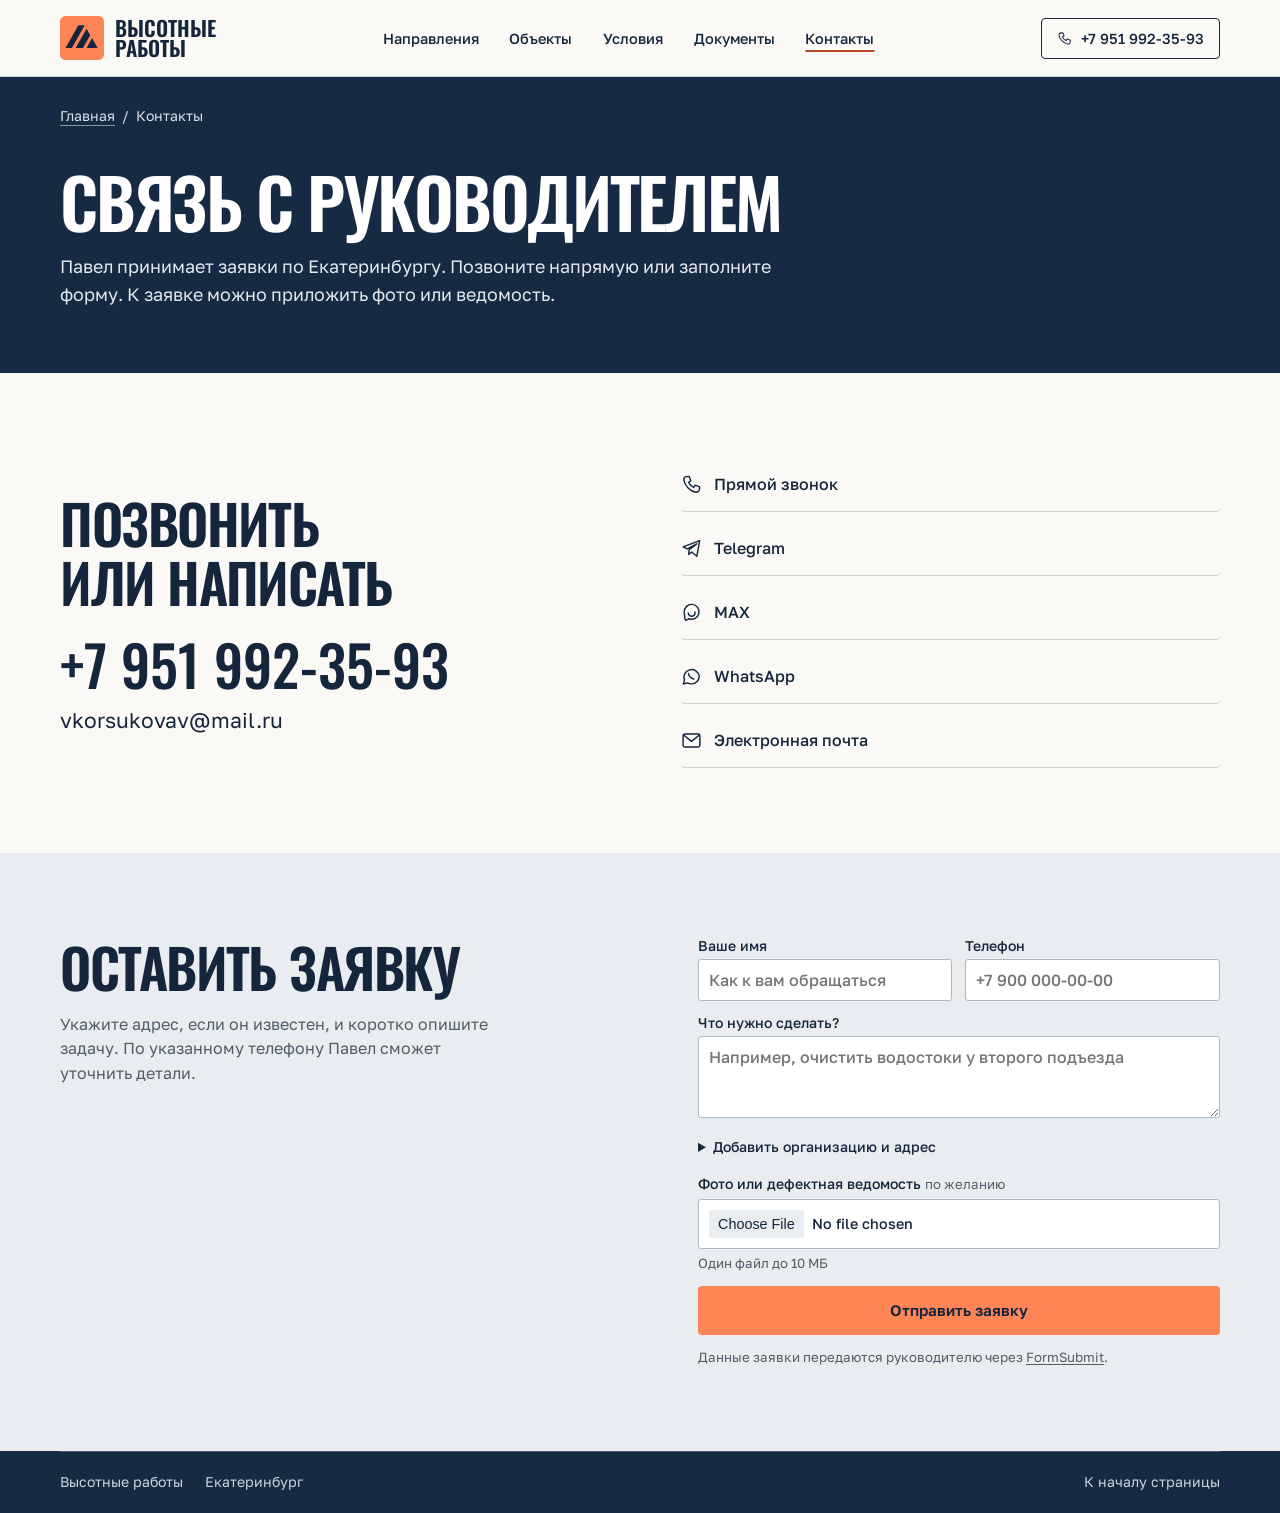
<file: contacts.html>
<!doctype html>
<html lang="ru">
<head>
  <meta charset="utf-8">
  <meta name="viewport" content="width=device-width, initial-scale=1">
  <meta name="theme-color" content="#172a43">
  <meta name="description" content="Павел. Телефон, электронная почта, Telegram, WhatsApp и MAX для обсуждения работ в Екатеринбурге.">
  <title>Контакты руководителя — Высотные работы, Екатеринбург</title>
  <link rel="icon" href="assets/mark.svg" type="image/svg+xml">
  <link rel="stylesheet" href="assets/fonts/fonts.css">
  <link rel="stylesheet" href="styles.css">
  <link rel="stylesheet" href="expanded.css">
  <script defer src="photos.js"></script>
  <script defer src="site.js"></script>
</head>
<body>
  <a class="skip" href="#main">Перейти к содержанию</a>
  <svg class="sprite" xmlns="http://www.w3.org/2000/svg" aria-hidden="true">
    <symbol id="i-pin" viewBox="0 0 24 24"><path d="M19 10c0 5-7 11-7 11S5 15 5 10a7 7 0 1 1 14 0Z"/><circle cx="12" cy="10" r="2.4"/></symbol>
    <symbol id="i-phone" viewBox="0 0 24 24"><path d="m6 3 3.2-.3 2 5-2.6 1.8a15 15 0 0 0 5.9 5.9l1.8-2.6 5 2-.3 3.2a3.3 3.3 0 0 1-3.8 2.8C10.8 20 4 13.2 3.2 6.8A3.3 3.3 0 0 1 6 3Z"/></symbol>
    <symbol id="i-mail" viewBox="0 0 24 24"><rect x="2.4" y="4.6" width="19.2" height="14.8" rx="2"/><path d="m3.3 6 8.7 7 8.7-7"/></symbol>
    <symbol id="i-telegram" viewBox="0 0 24 24"><path d="M2.4 10.1 21.3 3l-3.2 17.9-6-4.9-3.3 2.7.5-5.3L18 6.7 7.3 12.5Z"/></symbol>
    <symbol id="i-chat" viewBox="0 0 24 24"><path d="M20.8 11.6a8.8 8.8 0 0 1-9 8.8c-1.6 0-3.2-.4-4.5-1.1l-4.6 1.3 1.2-4.5A8.8 8.8 0 1 1 20.8 11.6Z"/><path d="M8.6 8.6c.4 3.2 2.3 5.2 5.9 6.3"/></symbol>
    <symbol id="i-max" viewBox="0 0 24 24"><path d="M4.6 19.8 3.7 12A8.5 8.5 0 1 1 9 19.1L5.5 21Z"/><path d="M8.3 12.5a3.9 3.9 0 1 0 7.7-1"/></symbol>
    <symbol id="i-clip" viewBox="0 0 24 24"><path d="m8.6 13.6 7.6-7.5a2.3 2.3 0 1 1 3.2 3.2L9.5 19a4.5 4.5 0 0 1-6.3-6.4L14.1 1.9"/></symbol>
    <symbol id="i-talk" viewBox="0 0 24 24"><path d="M4 4.5h16v12H9l-5 4Z"/><path d="M8 9h8m-8 3h5"/></symbol>
    <symbol id="i-menu" viewBox="0 0 24 24"><path d="M3 7h18M3 12h18M3 17h18"/></symbol>
    <symbol id="i-cross" viewBox="0 0 24 24"><path d="m5 5 14 14m0-14L5 19"/></symbol>
    <symbol id="i-prev" viewBox="0 0 24 24"><path d="m15 5-7 7 7 7"/></symbol>
    <symbol id="i-next" viewBox="0 0 24 24"><path d="m9 5 7 7-7 7"/></symbol>
    <symbol id="i-pause" viewBox="0 0 24 24"><path d="M9 5v14M15 5v14"/></symbol>
    <symbol id="i-play" viewBox="0 0 24 24"><path d="m8 5 11 7-11 7Z"/></symbol>
    <symbol id="i-add" viewBox="0 0 24 24"><path d="M4 12h16M12 4v16"/></symbol>
    <symbol id="i-doc" viewBox="0 0 24 24"><path d="M5 2.5h9l5.5 5.6v13.4H5zM14 2.8V9h5m-11 4h8m-8 4h6"/></symbol>
    <symbol id="i-copy" viewBox="0 0 24 24"><rect x="8" y="8" width="12" height="13" rx="2"/><path d="M16 7V3H4v13h3"/></symbol>
    <symbol id="i-seam" viewBox="0 0 40 40"><path d="M5 5h30v30H5zM18 5v30m4-30v30M5 18h13m4 4h13M5 22h13m4-4h13"/></symbol>
    <symbol id="i-facade" viewBox="0 0 40 40"><path d="M5 35h31M8 35V12l13-6v29m1-24h11v24M12 15v4m5-6v4m-5 6v4m5-6v4m9-9h3m-3 6h3m-3 6h3"/></symbol>
    <symbol id="i-roof" viewBox="0 0 40 40"><path d="m3 20 15-12 17 10v4L18 12 4 24Zm5 4v10h21V22m2 0v9q0 3 4 3h2"/></symbol>
    <symbol id="i-building" viewBox="0 0 40 40"><path d="M4 35h32M6 35V17h13v18m0-29h14v29M4 17h16m4-6h5m-5 6h5m-5 6h5m-5 6h5M9 35v-8h6v8"/></symbol>
  </svg>
  <header class="header">
    <div class="wrap head-inner">
      <a class="identity" href="index.html" aria-label="Высотные работы, на главную"><img src="assets/mark.svg" width="44" height="44" alt=""><span>Высотные<br>работы</span></a>
      <nav class="desktop-nav" aria-label="Основное меню"><a href="services.html">Направления</a><a href="projects.html">Объекты</a><a href="cooperation.html">Условия</a><a href="documents.html">Документы</a><a href="contacts.html" aria-current="page">Контакты</a></nav>
      <a class="header-phone" href="tel:+79519923593"><svg class="icon"><use href="#i-phone"/></svg>+7 951 992-35-93</a>
      <button class="menu-button" aria-expanded="false" aria-controls="mobile-nav" aria-label="Открыть меню"><svg class="icon"><use href="#i-menu"/></svg></button>
    </div>
    <nav class="mobile-nav" id="mobile-nav" aria-label="Мобильное меню" hidden><a href="services.html">Направления</a><a href="projects.html">Объекты</a><a href="cooperation.html">Условия</a><a href="documents.html">Документы</a><a href="contacts.html" aria-current="page">Контакты</a></nav>
  </header>
  <main id="main" class="inside"><section class="page-head"><div class="wrap"><nav aria-label="Хлебные крошки" class="crumbs"><a href="index.html">Главная</a><span aria-hidden="true">/</span><span aria-current="page">Контакты</span></nav><h1>Связь с руководителем</h1><p>Павел принимает заявки по Екатеринбургу. Позвоните напрямую или заполните форму. К заявке можно приложить фото или ведомость.</p></div></section>
  <section class="wrap section channels-page"><div><h2>Позвонить<br> или написать</h2><a class="contact-number" href="tel:+79519923593">+7 951 992-35-93</a><a class="email" href="mailto:vkorsukovav@mail.ru">vkorsukovav@mail.ru</a></div><div class="channel-links"><a href="tel:+79519923593"><svg class="icon" aria-hidden="true"><use href="#i-phone"/></svg>Прямой звонок</a><a href="https://t.me/+79519923593" target="_blank" rel="noopener"><svg class="icon" aria-hidden="true"><use href="#i-telegram"/></svg>Telegram</a><button data-contact="max"><svg class="icon" aria-hidden="true"><use href="#i-max"/></svg>MAX</button><a href="https://wa.me/79519923593" target="_blank" rel="noopener"><svg class="icon" aria-hidden="true"><use href="#i-chat"/></svg>WhatsApp</a><a href="mailto:vkorsukovav@mail.ru"><svg class="icon" aria-hidden="true"><use href="#i-mail"/></svg>Электронная почта</a></div></section>
  <section id="request" class="band"><div class="wrap section terms-grid"><div><h2>Оставить заявку</h2><p class="request-intro">Укажите адрес, если он известен, и коротко опишите задачу. По указанному телефону Павел сможет уточнить детали.</p></div>
    <form class="contact-form" method="post" action="https://formsubmit.co/vkorsukovav@mail.ru" enctype="multipart/form-data">
      <input type="hidden" name="_subject" value="Новая заявка с nadezhnytyl.ru">
      <input type="hidden" name="_template" value="table">
      <input type="hidden" name="_next" value="https://nadezhnytyl.ru/thanks.html">
      <input type="hidden" name="_url" value="https://nadezhnytyl.ru/contacts.html">
      <input type="hidden" name="Тема" value="Заявка на работы">
      <label hidden>Оставьте это поле пустым<input type="text" name="_honey" autocomplete="off" tabindex="-1"></label>
      <div class="contact-fields">
        <label><span>Ваше имя</span><input type="text" name="Имя" autocomplete="name" placeholder="Как к вам обращаться" maxlength="100" required></label>
        <label><span>Телефон</span><input type="tel" name="Телефон" autocomplete="tel" placeholder="+7 900 000-00-00" maxlength="25" required></label>
      </div>
      <label><span>Что нужно сделать?</span><textarea name="Задача" rows="3" maxlength="2200" placeholder="Например, очистить водостоки у второго подъезда" required></textarea></label>
      <details class="request-extras">
        <summary>Добавить организацию и адрес</summary>
        <div class="contact-fields">
          <label><span>УК, ТСЖ или компания</span><input type="text" name="Организация" autocomplete="organization" maxlength="160"></label>
          <label><span>Адрес объекта</span><input type="text" name="Адрес" placeholder="Улица и номер дома" maxlength="200"></label>
        </div>
      </details>
      <label><span>Фото или дефектная ведомость <small>по желанию</small></span><input type="file" name="attachment" accept=".jpg,.jpeg,.png,.webp,.pdf,.doc,.docx,.xls,.xlsx"><small>Один файл до 10 МБ</small></label>
      <button class="button primary" type="submit">Отправить заявку</button>
      <small>Данные заявки передаются руководителю через <a href="https://formsubmit.co/" target="_blank" rel="noopener">FormSubmit</a>.</small>
    </form>
  </div></section></main>
  <footer><div class="wrap footer-inner"><span>Высотные работы</span><span>Екатеринбург</span><a href="#main">К началу страницы</a></div></footer>
  <a class="button primary floating-call" href="tel:+79519923593">
    <svg class="icon" aria-hidden="true"><use href="#i-phone"/></svg><span>Позвонить</span>
  </a>
  <dialog id="gallery" aria-labelledby="gallery-title">
    <div class="gallery-shell">
      <div class="gallery-top"><h2 id="gallery-title"></h2><button id="gallery-fit" hidden>Весь кадр</button><button class="icon-button" data-close aria-label="Закрыть фотографии"><svg class="icon"><use href="#i-cross"/></svg></button></div>
      <div class="gallery-stage"><img id="gallery-image" alt=""></div>
      <div class="gallery-bottom" aria-live="polite"><span id="gallery-caption"></span><div class="gallery-navigation"><button id="previous" class="gallery-arrow" aria-label="Предыдущая фотография"><svg class="icon"><use href="#i-prev"/></svg></button><span id="gallery-count"></span><button id="next" class="gallery-arrow" aria-label="Следующая фотография"><svg class="icon"><use href="#i-next"/></svg></button></div></div>
    </div>
  </dialog>
  <dialog id="contact-dialog" aria-labelledby="dialog-title"><div class="dialog-body"><button class="dialog-close icon-button" data-close aria-label="Закрыть окно"><svg class="icon"><use href="#i-cross"/></svg></button><h2 id="dialog-title"></h2><div id="dialog-content"></div></div></dialog>
  <template id="request-form-template">
    <form class="contact-form" method="post" action="https://formsubmit.co/vkorsukovav@mail.ru" enctype="multipart/form-data">
      <input type="hidden" name="_subject" value="Новая заявка с nadezhnytyl.ru">
      <input type="hidden" name="_template" value="table">
      <input type="hidden" name="_next" value="https://nadezhnytyl.ru/thanks.html">
      <input type="hidden" name="_url" value="https://nadezhnytyl.ru/contacts.html">
      <input type="hidden" name="Тема" value="Заявка на работы">
      <label hidden>Оставьте это поле пустым<input type="text" name="_honey" autocomplete="off" tabindex="-1"></label>
      <div class="contact-fields">
        <label><span>Ваше имя</span><input type="text" name="Имя" autocomplete="name" placeholder="Как к вам обращаться" maxlength="100" required></label>
        <label><span>Телефон</span><input type="tel" name="Телефон" autocomplete="tel" placeholder="+7 900 000-00-00" maxlength="25" required></label>
      </div>
      <label><span>Что нужно сделать?</span><textarea name="Задача" rows="3" maxlength="2200" placeholder="Например, очистить водостоки у второго подъезда" required></textarea></label>
      <details class="request-extras">
        <summary>Добавить организацию и адрес</summary>
        <div class="contact-fields">
          <label><span>УК, ТСЖ или компания</span><input type="text" name="Организация" autocomplete="organization" maxlength="160"></label>
          <label><span>Адрес объекта</span><input type="text" name="Адрес" placeholder="Улица и номер дома" maxlength="200"></label>
        </div>
      </details>
      <label><span>Фото или дефектная ведомость <small>по желанию</small></span><input type="file" name="attachment" accept=".jpg,.jpeg,.png,.webp,.pdf,.doc,.docx,.xls,.xlsx"><small>Один файл до 10 МБ</small></label>
      <button class="button primary" type="submit">Отправить заявку</button>
      <small>Данные заявки передаются руководителю через <a href="https://formsubmit.co/" target="_blank" rel="noopener">FormSubmit</a>.</small>
    </form>
  </template>
</body>
</html>
</file>
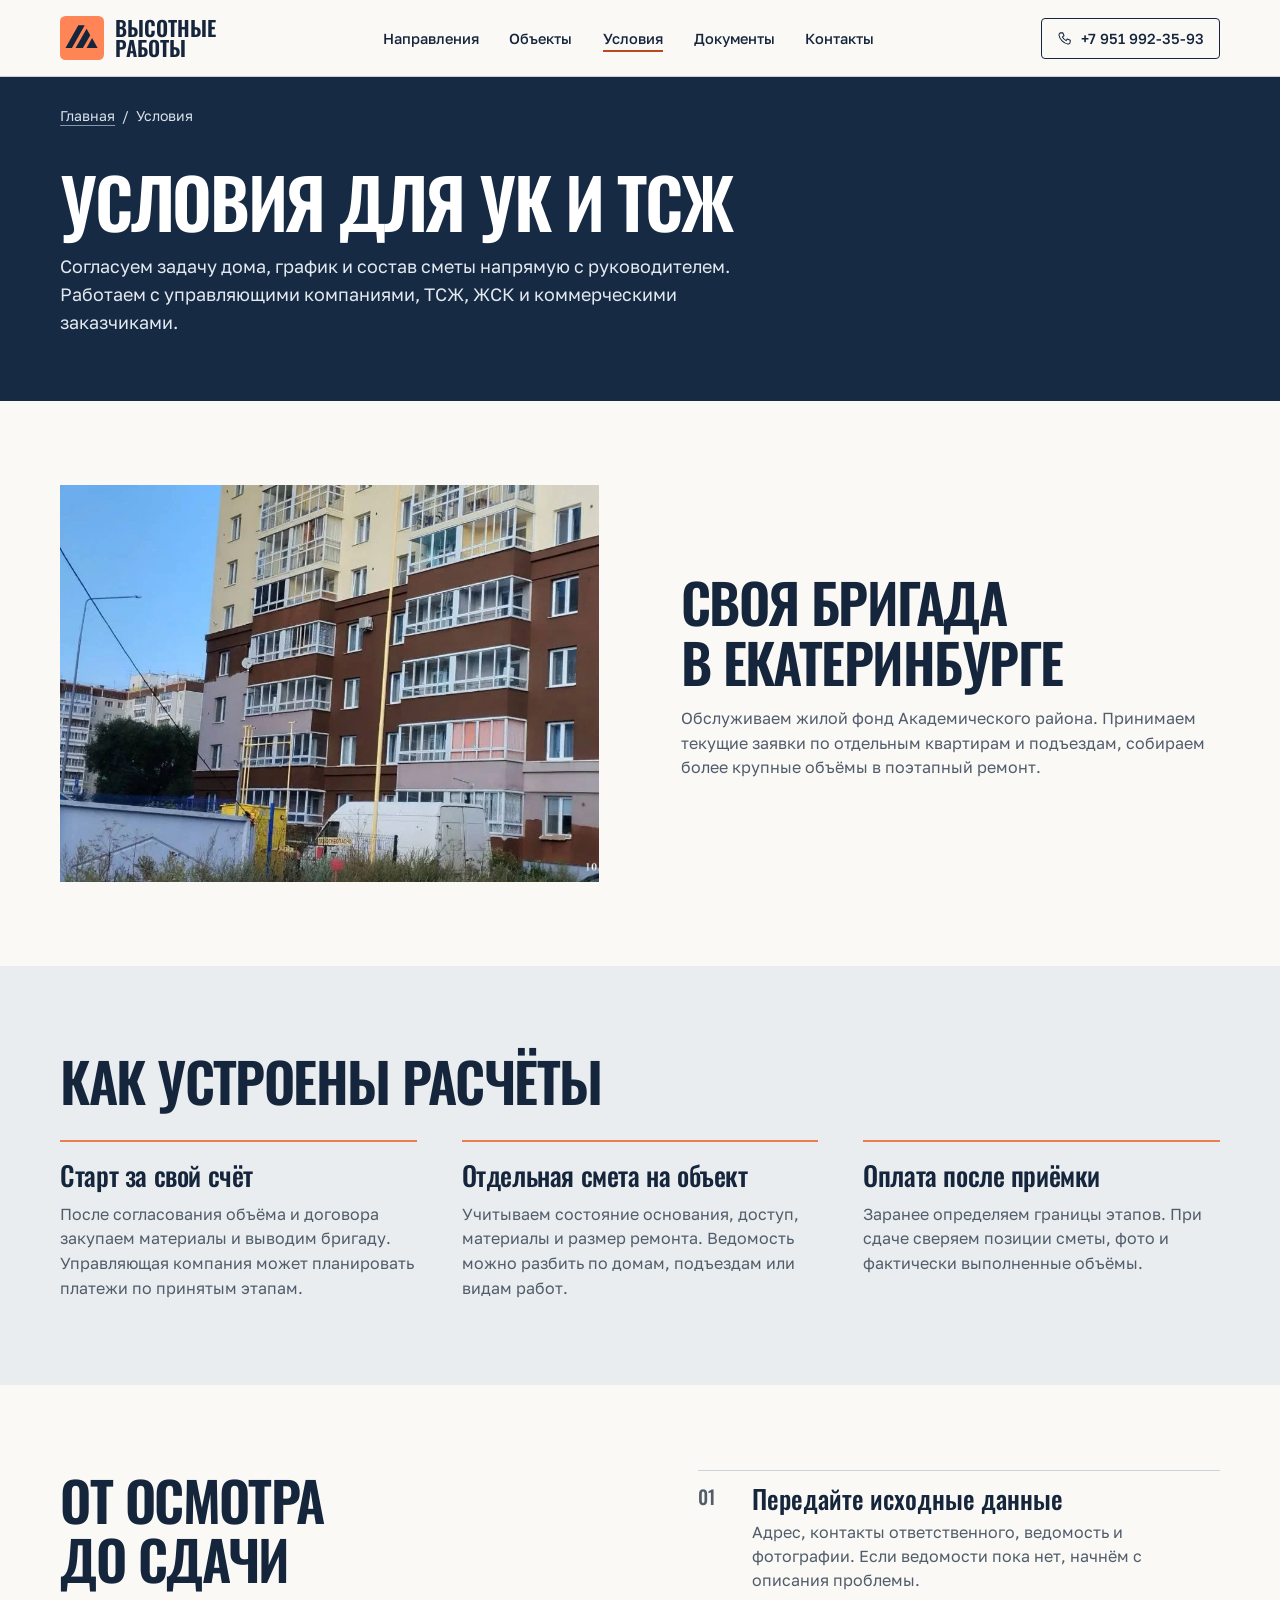
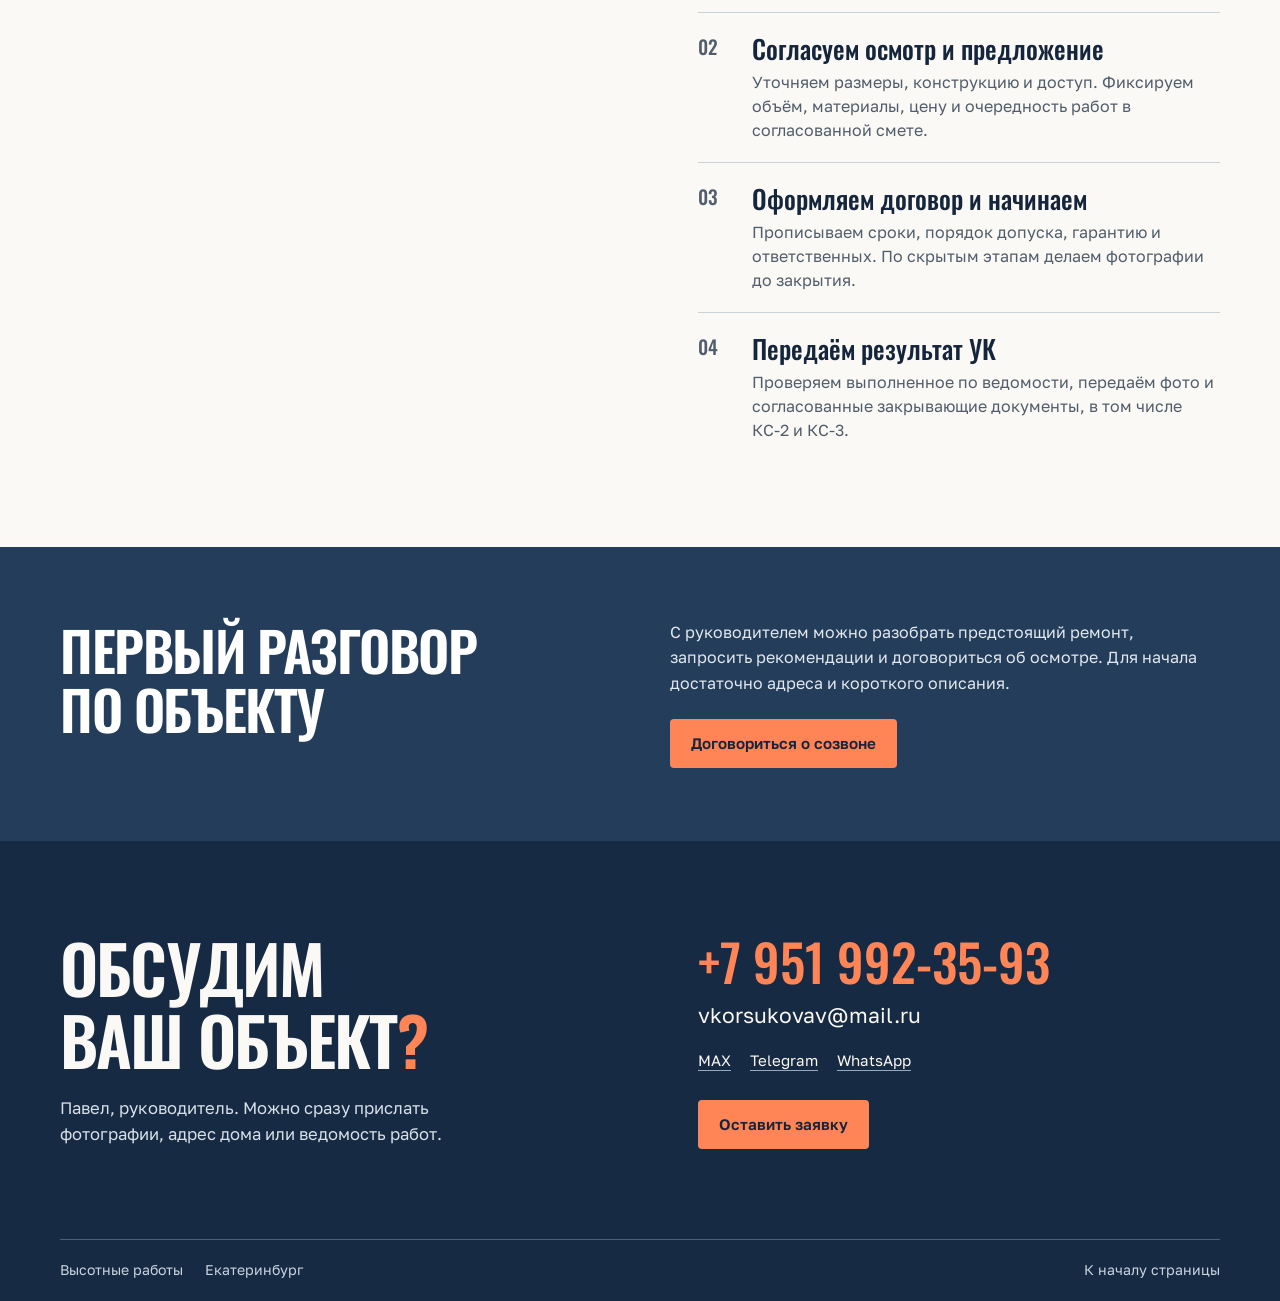
<file: cooperation.html>
<!doctype html>
<html lang="ru">
<head>
  <meta charset="utf-8">
  <meta name="viewport" content="width=device-width, initial-scale=1">
  <meta name="theme-color" content="#172a43">
  <meta name="description" content="Работа с УК и ТСЖ Екатеринбурга. Как согласовать осмотр, смету, финансирование старта, приёмку и оплату.">
  <title>Условия сотрудничества — Высотные работы, Екатеринбург</title>
  <link rel="icon" href="assets/mark.svg" type="image/svg+xml">
  <link rel="stylesheet" href="assets/fonts/fonts.css">
  <link rel="stylesheet" href="styles.css">
  <link rel="stylesheet" href="expanded.css">
  <script defer src="photos.js"></script>
  <script defer src="site.js"></script>
</head>
<body>
  <a class="skip" href="#main">Перейти к содержанию</a>
  <svg class="sprite" xmlns="http://www.w3.org/2000/svg" aria-hidden="true">
    <symbol id="i-pin" viewBox="0 0 24 24"><path d="M19 10c0 5-7 11-7 11S5 15 5 10a7 7 0 1 1 14 0Z"/><circle cx="12" cy="10" r="2.4"/></symbol>
    <symbol id="i-phone" viewBox="0 0 24 24"><path d="m6 3 3.2-.3 2 5-2.6 1.8a15 15 0 0 0 5.9 5.9l1.8-2.6 5 2-.3 3.2a3.3 3.3 0 0 1-3.8 2.8C10.8 20 4 13.2 3.2 6.8A3.3 3.3 0 0 1 6 3Z"/></symbol>
    <symbol id="i-mail" viewBox="0 0 24 24"><rect x="2.4" y="4.6" width="19.2" height="14.8" rx="2"/><path d="m3.3 6 8.7 7 8.7-7"/></symbol>
    <symbol id="i-telegram" viewBox="0 0 24 24"><path d="M2.4 10.1 21.3 3l-3.2 17.9-6-4.9-3.3 2.7.5-5.3L18 6.7 7.3 12.5Z"/></symbol>
    <symbol id="i-chat" viewBox="0 0 24 24"><path d="M20.8 11.6a8.8 8.8 0 0 1-9 8.8c-1.6 0-3.2-.4-4.5-1.1l-4.6 1.3 1.2-4.5A8.8 8.8 0 1 1 20.8 11.6Z"/><path d="M8.6 8.6c.4 3.2 2.3 5.2 5.9 6.3"/></symbol>
    <symbol id="i-max" viewBox="0 0 24 24"><path d="M4.6 19.8 3.7 12A8.5 8.5 0 1 1 9 19.1L5.5 21Z"/><path d="M8.3 12.5a3.9 3.9 0 1 0 7.7-1"/></symbol>
    <symbol id="i-clip" viewBox="0 0 24 24"><path d="m8.6 13.6 7.6-7.5a2.3 2.3 0 1 1 3.2 3.2L9.5 19a4.5 4.5 0 0 1-6.3-6.4L14.1 1.9"/></symbol>
    <symbol id="i-talk" viewBox="0 0 24 24"><path d="M4 4.5h16v12H9l-5 4Z"/><path d="M8 9h8m-8 3h5"/></symbol>
    <symbol id="i-menu" viewBox="0 0 24 24"><path d="M3 7h18M3 12h18M3 17h18"/></symbol>
    <symbol id="i-cross" viewBox="0 0 24 24"><path d="m5 5 14 14m0-14L5 19"/></symbol>
    <symbol id="i-prev" viewBox="0 0 24 24"><path d="m15 5-7 7 7 7"/></symbol>
    <symbol id="i-next" viewBox="0 0 24 24"><path d="m9 5 7 7-7 7"/></symbol>
    <symbol id="i-pause" viewBox="0 0 24 24"><path d="M9 5v14M15 5v14"/></symbol>
    <symbol id="i-play" viewBox="0 0 24 24"><path d="m8 5 11 7-11 7Z"/></symbol>
    <symbol id="i-add" viewBox="0 0 24 24"><path d="M4 12h16M12 4v16"/></symbol>
    <symbol id="i-doc" viewBox="0 0 24 24"><path d="M5 2.5h9l5.5 5.6v13.4H5zM14 2.8V9h5m-11 4h8m-8 4h6"/></symbol>
    <symbol id="i-copy" viewBox="0 0 24 24"><rect x="8" y="8" width="12" height="13" rx="2"/><path d="M16 7V3H4v13h3"/></symbol>
    <symbol id="i-seam" viewBox="0 0 40 40"><path d="M5 5h30v30H5zM18 5v30m4-30v30M5 18h13m4 4h13M5 22h13m4-4h13"/></symbol>
    <symbol id="i-facade" viewBox="0 0 40 40"><path d="M5 35h31M8 35V12l13-6v29m1-24h11v24M12 15v4m5-6v4m-5 6v4m5-6v4m9-9h3m-3 6h3m-3 6h3"/></symbol>
    <symbol id="i-roof" viewBox="0 0 40 40"><path d="m3 20 15-12 17 10v4L18 12 4 24Zm5 4v10h21V22m2 0v9q0 3 4 3h2"/></symbol>
    <symbol id="i-building" viewBox="0 0 40 40"><path d="M4 35h32M6 35V17h13v18m0-29h14v29M4 17h16m4-6h5m-5 6h5m-5 6h5m-5 6h5M9 35v-8h6v8"/></symbol>
  </svg>
  <header class="header">
    <div class="wrap head-inner">
      <a class="identity" href="index.html" aria-label="Высотные работы, на главную"><img src="assets/mark.svg" width="44" height="44" alt=""><span>Высотные<br>работы</span></a>
      <nav class="desktop-nav" aria-label="Основное меню"><a href="services.html">Направления</a><a href="projects.html">Объекты</a><a href="cooperation.html" aria-current="page">Условия</a><a href="documents.html">Документы</a><a href="contacts.html">Контакты</a></nav>
      <a class="header-phone" href="tel:+79519923593"><svg class="icon"><use href="#i-phone"/></svg>+7 951 992-35-93</a>
      <button class="menu-button" aria-expanded="false" aria-controls="mobile-nav" aria-label="Открыть меню"><svg class="icon"><use href="#i-menu"/></svg></button>
    </div>
    <nav class="mobile-nav" id="mobile-nav" aria-label="Мобильное меню" hidden><a href="services.html">Направления</a><a href="projects.html">Объекты</a><a href="cooperation.html" aria-current="page">Условия</a><a href="documents.html">Документы</a><a href="contacts.html">Контакты</a></nav>
  </header>
  <main id="main" class="inside"><section class="page-head"><div class="wrap"><nav aria-label="Хлебные крошки" class="crumbs"><a href="index.html">Главная</a><span aria-hidden="true">/</span><span aria-current="page">Условия</span></nav><h1>Условия для УК и ТСЖ</h1><p>Согласуем задачу дома, график и состав сметы напрямую с руководителем. Работаем с управляющими компаниями, ТСЖ, ЖСК и коммерческими заказчиками.</p></div></section>
  <section class="wrap section resource-layout"><figure class="resource-photo"><img src="assets/photos/22.webp" alt="Жилой дом во время фасадных работ"></figure><div><h2>Своя бригада<br> в Екатеринбурге</h2><p>Обслуживаем жилой фонд Академического района. Принимаем текущие заявки по отдельным квартирам и подъездам, собираем более крупные объёмы в поэтапный ремонт.</p></div></section>
  <section class="band"><div class="wrap section"><h2>Как устроены расчёты</h2><div class="purpose-grid"><article><h3>Старт за свой счёт</h3><p>После согласования объёма и договора закупаем материалы и выводим бригаду. Управляющая компания может планировать платежи по принятым этапам.</p></article><article><h3>Отдельная смета на объект</h3><p>Учитываем состояние основания, доступ, материалы и размер ремонта. Ведомость можно разбить по домам, подъездам или видам работ.</p></article><article><h3>Оплата после приёмки</h3><p>Заранее определяем границы этапов. При сдаче сверяем позиции сметы, фото и фактически выполненные объёмы.</p></article></div></div></section>
  <section class="wrap section terms-grid"><h2>От осмотра<br> до сдачи</h2><ol class="steps"><li><div><h3>Передайте исходные данные</h3><p>Адрес, контакты ответственного, ведомость и фотографии. Если ведомости пока нет, начнём с описания проблемы.</p></div></li><li><div><h3>Согласуем осмотр и предложение</h3><p>Уточняем размеры, конструкцию и доступ. Фиксируем объём, материалы, цену и очередность работ в согласованной смете.</p></div></li><li><div><h3>Оформляем договор и начинаем</h3><p>Прописываем сроки, порядок допуска, гарантию и ответственных. По скрытым этапам делаем фотографии до закрытия.</p></div></li><li><div><h3>Передаём результат УК</h3><p>Проверяем выполненное по ведомости, передаём фото и согласованные закрывающие документы, в том числе КС-2 и КС-3.</p></div></li></ol></section>
  <section class="intake"><div class="wrap intake-grid"><h2>Первый разговор<br> по объекту</h2><div><p>С руководителем можно разобрать предстоящий ремонт, запросить рекомендации и договориться об осмотре. Для начала достаточно адреса и короткого описания.</p><button class="button primary" data-topic="Встреча или созвон по объекту">Договориться о созвоне</button></div></div></section><section id="contacts" class="contact-section"><div class="wrap contact-grid"><div><h2>Обсудим<br>ваш объект<span>?</span></h2><p>Павел, руководитель. Можно сразу прислать фотографии, адрес дома или ведомость работ.</p></div><div class="contact-details"><a class="big-phone" href="tel:+79519923593">+7 951 992-35-93</a><a class="email" href="mailto:vkorsukovav@mail.ru">vkorsukovav@mail.ru</a><div class="messengers"><button data-contact="max">MAX</button><a href="https://t.me/+79519923593" target="_blank" rel="noopener">Telegram</a><a href="https://wa.me/79519923593" target="_blank" rel="noopener">WhatsApp</a></div><button class="button primary" data-contact="discussion">Оставить заявку</button></div></div></section></main>
  <footer><div class="wrap footer-inner"><span>Высотные работы</span><span>Екатеринбург</span><a href="#main">К началу страницы</a></div></footer>
  <a class="button primary floating-call" href="tel:+79519923593">
    <svg class="icon" aria-hidden="true"><use href="#i-phone"/></svg><span>Позвонить</span>
  </a>
  <dialog id="gallery" aria-labelledby="gallery-title">
    <div class="gallery-shell">
      <div class="gallery-top"><h2 id="gallery-title"></h2><button id="gallery-fit" hidden>Весь кадр</button><button class="icon-button" data-close aria-label="Закрыть фотографии"><svg class="icon"><use href="#i-cross"/></svg></button></div>
      <div class="gallery-stage"><img id="gallery-image" alt=""></div>
      <div class="gallery-bottom" aria-live="polite"><span id="gallery-caption"></span><div class="gallery-navigation"><button id="previous" class="gallery-arrow" aria-label="Предыдущая фотография"><svg class="icon"><use href="#i-prev"/></svg></button><span id="gallery-count"></span><button id="next" class="gallery-arrow" aria-label="Следующая фотография"><svg class="icon"><use href="#i-next"/></svg></button></div></div>
    </div>
  </dialog>
  <dialog id="contact-dialog" aria-labelledby="dialog-title"><div class="dialog-body"><button class="dialog-close icon-button" data-close aria-label="Закрыть окно"><svg class="icon"><use href="#i-cross"/></svg></button><h2 id="dialog-title"></h2><div id="dialog-content"></div></div></dialog>
  <template id="request-form-template">
    <form class="contact-form" method="post" action="https://formsubmit.co/vkorsukovav@mail.ru" enctype="multipart/form-data">
      <input type="hidden" name="_subject" value="Новая заявка с nadezhnytyl.ru">
      <input type="hidden" name="_template" value="table">
      <input type="hidden" name="_next" value="https://nadezhnytyl.ru/thanks.html">
      <input type="hidden" name="_url" value="https://nadezhnytyl.ru/contacts.html">
      <input type="hidden" name="Тема" value="Заявка на работы">
      <label hidden>Оставьте это поле пустым<input type="text" name="_honey" autocomplete="off" tabindex="-1"></label>
      <div class="contact-fields">
        <label><span>Ваше имя</span><input type="text" name="Имя" autocomplete="name" placeholder="Как к вам обращаться" maxlength="100" required></label>
        <label><span>Телефон</span><input type="tel" name="Телефон" autocomplete="tel" placeholder="+7 900 000-00-00" maxlength="25" required></label>
      </div>
      <label><span>Что нужно сделать?</span><textarea name="Задача" rows="3" maxlength="2200" placeholder="Например, очистить водостоки у второго подъезда" required></textarea></label>
      <details class="request-extras">
        <summary>Добавить организацию и адрес</summary>
        <div class="contact-fields">
          <label><span>УК, ТСЖ или компания</span><input type="text" name="Организация" autocomplete="organization" maxlength="160"></label>
          <label><span>Адрес объекта</span><input type="text" name="Адрес" placeholder="Улица и номер дома" maxlength="200"></label>
        </div>
      </details>
      <label><span>Фото или дефектная ведомость <small>по желанию</small></span><input type="file" name="attachment" accept=".jpg,.jpeg,.png,.webp,.pdf,.doc,.docx,.xls,.xlsx"><small>Один файл до 10 МБ</small></label>
      <button class="button primary" type="submit">Отправить заявку</button>
      <small>Данные заявки передаются руководителю через <a href="https://formsubmit.co/" target="_blank" rel="noopener">FormSubmit</a>.</small>
    </form>
  </template>
</body>
</html>
</file>
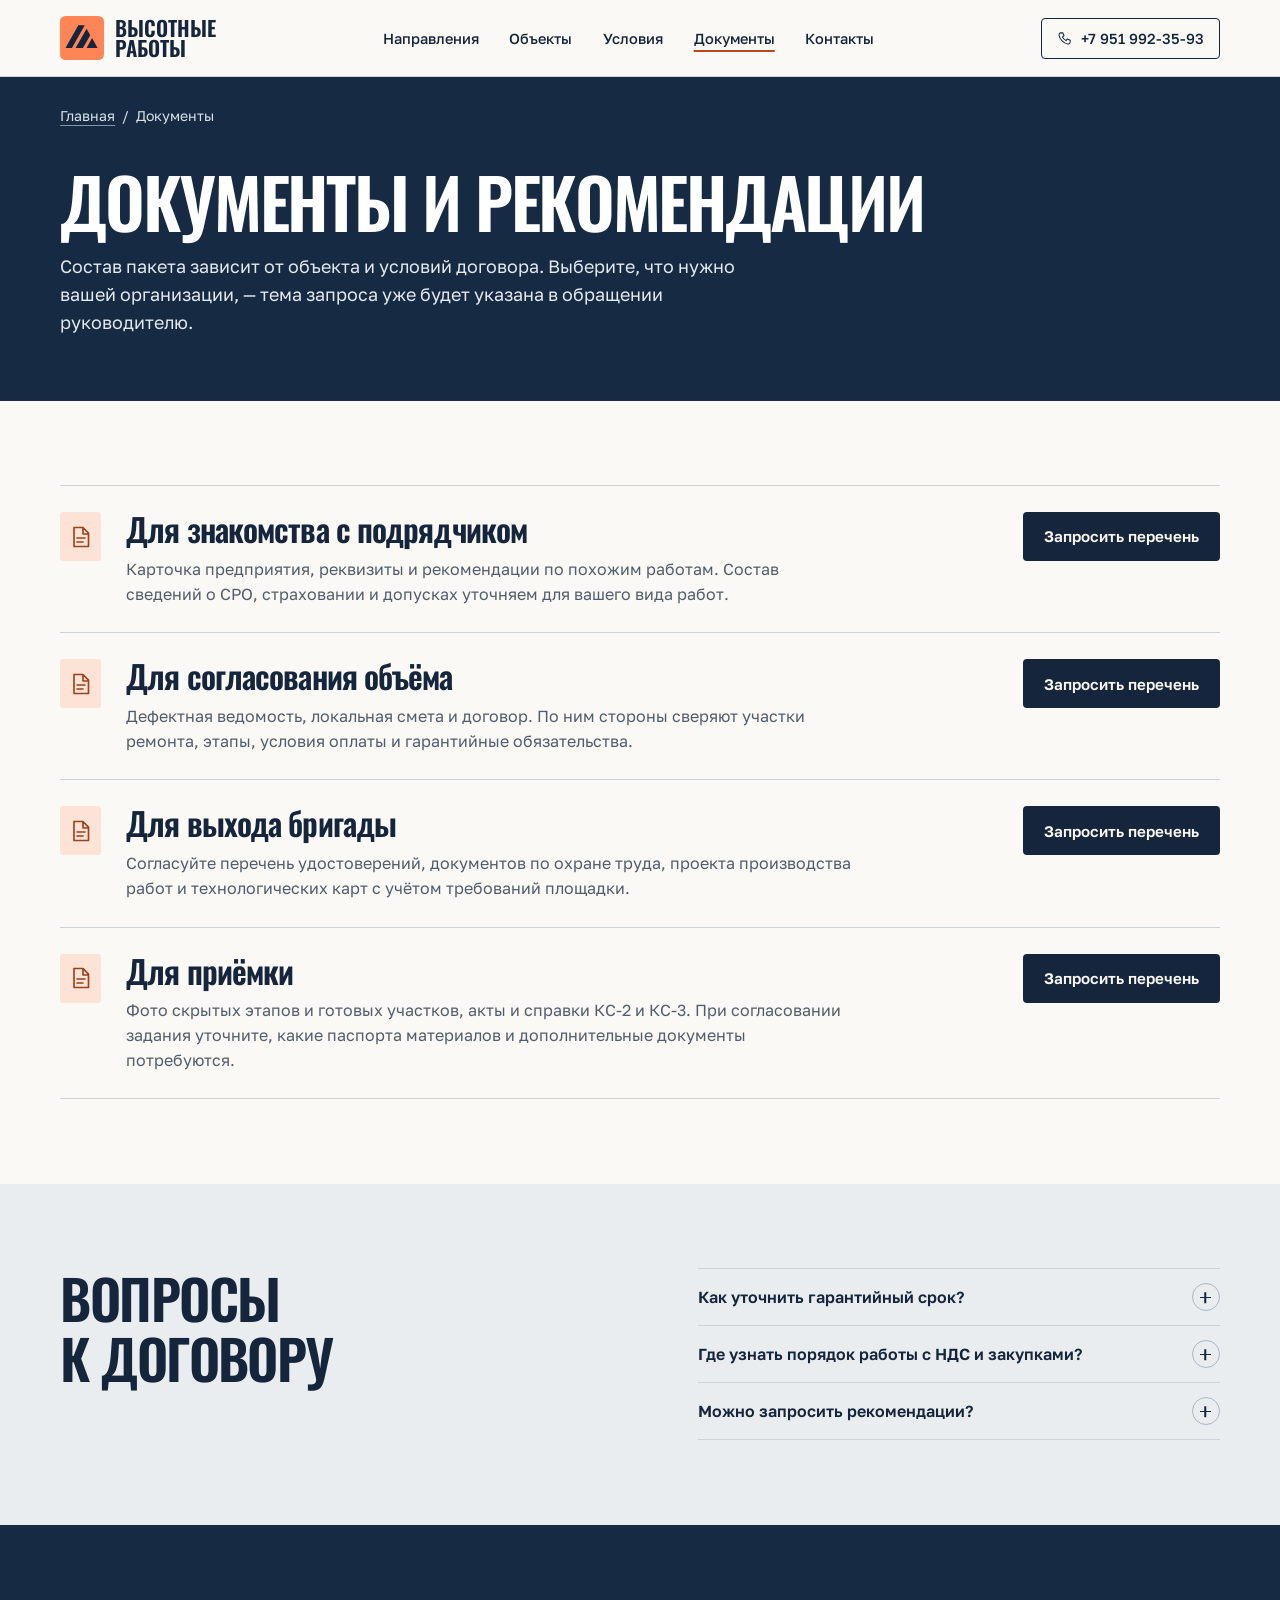
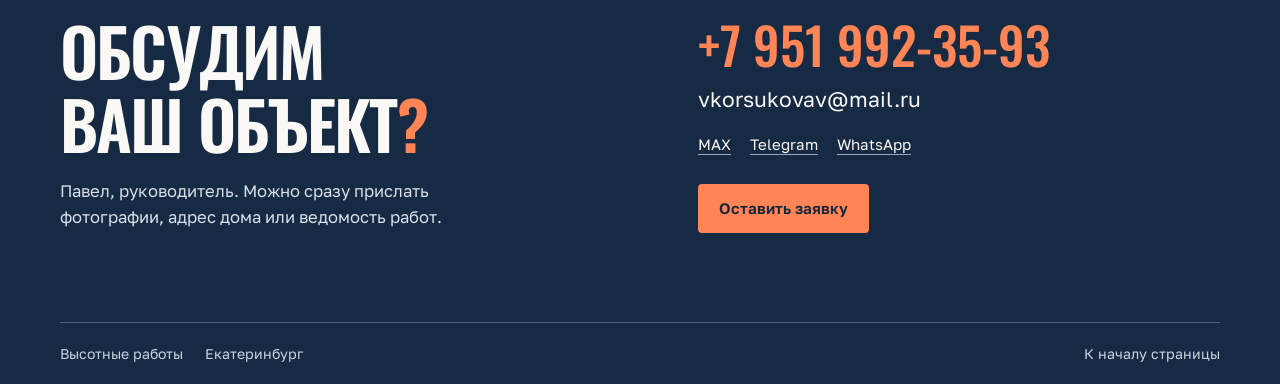
<file: documents.html>
<!doctype html>
<html lang="ru">
<head>
  <meta charset="utf-8">
  <meta name="viewport" content="width=device-width, initial-scale=1">
  <meta name="theme-color" content="#172a43">
  <meta name="description" content="Перечень документов для проверки подрядчика, согласования ремонта и приёмки. Запросить у руководителя.">
  <title>Документы и рекомендации — Высотные работы, Екатеринбург</title>
  <link rel="icon" href="assets/mark.svg" type="image/svg+xml">
  <link rel="stylesheet" href="assets/fonts/fonts.css">
  <link rel="stylesheet" href="styles.css">
  <link rel="stylesheet" href="expanded.css">
  <script defer src="photos.js"></script>
  <script defer src="site.js"></script>
</head>
<body>
  <a class="skip" href="#main">Перейти к содержанию</a>
  <svg class="sprite" xmlns="http://www.w3.org/2000/svg" aria-hidden="true">
    <symbol id="i-pin" viewBox="0 0 24 24"><path d="M19 10c0 5-7 11-7 11S5 15 5 10a7 7 0 1 1 14 0Z"/><circle cx="12" cy="10" r="2.4"/></symbol>
    <symbol id="i-phone" viewBox="0 0 24 24"><path d="m6 3 3.2-.3 2 5-2.6 1.8a15 15 0 0 0 5.9 5.9l1.8-2.6 5 2-.3 3.2a3.3 3.3 0 0 1-3.8 2.8C10.8 20 4 13.2 3.2 6.8A3.3 3.3 0 0 1 6 3Z"/></symbol>
    <symbol id="i-mail" viewBox="0 0 24 24"><rect x="2.4" y="4.6" width="19.2" height="14.8" rx="2"/><path d="m3.3 6 8.7 7 8.7-7"/></symbol>
    <symbol id="i-telegram" viewBox="0 0 24 24"><path d="M2.4 10.1 21.3 3l-3.2 17.9-6-4.9-3.3 2.7.5-5.3L18 6.7 7.3 12.5Z"/></symbol>
    <symbol id="i-chat" viewBox="0 0 24 24"><path d="M20.8 11.6a8.8 8.8 0 0 1-9 8.8c-1.6 0-3.2-.4-4.5-1.1l-4.6 1.3 1.2-4.5A8.8 8.8 0 1 1 20.8 11.6Z"/><path d="M8.6 8.6c.4 3.2 2.3 5.2 5.9 6.3"/></symbol>
    <symbol id="i-max" viewBox="0 0 24 24"><path d="M4.6 19.8 3.7 12A8.5 8.5 0 1 1 9 19.1L5.5 21Z"/><path d="M8.3 12.5a3.9 3.9 0 1 0 7.7-1"/></symbol>
    <symbol id="i-clip" viewBox="0 0 24 24"><path d="m8.6 13.6 7.6-7.5a2.3 2.3 0 1 1 3.2 3.2L9.5 19a4.5 4.5 0 0 1-6.3-6.4L14.1 1.9"/></symbol>
    <symbol id="i-talk" viewBox="0 0 24 24"><path d="M4 4.5h16v12H9l-5 4Z"/><path d="M8 9h8m-8 3h5"/></symbol>
    <symbol id="i-menu" viewBox="0 0 24 24"><path d="M3 7h18M3 12h18M3 17h18"/></symbol>
    <symbol id="i-cross" viewBox="0 0 24 24"><path d="m5 5 14 14m0-14L5 19"/></symbol>
    <symbol id="i-prev" viewBox="0 0 24 24"><path d="m15 5-7 7 7 7"/></symbol>
    <symbol id="i-next" viewBox="0 0 24 24"><path d="m9 5 7 7-7 7"/></symbol>
    <symbol id="i-pause" viewBox="0 0 24 24"><path d="M9 5v14M15 5v14"/></symbol>
    <symbol id="i-play" viewBox="0 0 24 24"><path d="m8 5 11 7-11 7Z"/></symbol>
    <symbol id="i-add" viewBox="0 0 24 24"><path d="M4 12h16M12 4v16"/></symbol>
    <symbol id="i-doc" viewBox="0 0 24 24"><path d="M5 2.5h9l5.5 5.6v13.4H5zM14 2.8V9h5m-11 4h8m-8 4h6"/></symbol>
    <symbol id="i-copy" viewBox="0 0 24 24"><rect x="8" y="8" width="12" height="13" rx="2"/><path d="M16 7V3H4v13h3"/></symbol>
    <symbol id="i-seam" viewBox="0 0 40 40"><path d="M5 5h30v30H5zM18 5v30m4-30v30M5 18h13m4 4h13M5 22h13m4-4h13"/></symbol>
    <symbol id="i-facade" viewBox="0 0 40 40"><path d="M5 35h31M8 35V12l13-6v29m1-24h11v24M12 15v4m5-6v4m-5 6v4m5-6v4m9-9h3m-3 6h3m-3 6h3"/></symbol>
    <symbol id="i-roof" viewBox="0 0 40 40"><path d="m3 20 15-12 17 10v4L18 12 4 24Zm5 4v10h21V22m2 0v9q0 3 4 3h2"/></symbol>
    <symbol id="i-building" viewBox="0 0 40 40"><path d="M4 35h32M6 35V17h13v18m0-29h14v29M4 17h16m4-6h5m-5 6h5m-5 6h5m-5 6h5M9 35v-8h6v8"/></symbol>
  </svg>
  <header class="header">
    <div class="wrap head-inner">
      <a class="identity" href="index.html" aria-label="Высотные работы, на главную"><img src="assets/mark.svg" width="44" height="44" alt=""><span>Высотные<br>работы</span></a>
      <nav class="desktop-nav" aria-label="Основное меню"><a href="services.html">Направления</a><a href="projects.html">Объекты</a><a href="cooperation.html">Условия</a><a href="documents.html" aria-current="page">Документы</a><a href="contacts.html">Контакты</a></nav>
      <a class="header-phone" href="tel:+79519923593"><svg class="icon"><use href="#i-phone"/></svg>+7 951 992-35-93</a>
      <button class="menu-button" aria-expanded="false" aria-controls="mobile-nav" aria-label="Открыть меню"><svg class="icon"><use href="#i-menu"/></svg></button>
    </div>
    <nav class="mobile-nav" id="mobile-nav" aria-label="Мобильное меню" hidden><a href="services.html">Направления</a><a href="projects.html">Объекты</a><a href="cooperation.html">Условия</a><a href="documents.html" aria-current="page">Документы</a><a href="contacts.html">Контакты</a></nav>
  </header>
  <main id="main" class="inside"><section class="page-head"><div class="wrap"><nav aria-label="Хлебные крошки" class="crumbs"><a href="index.html">Главная</a><span aria-hidden="true">/</span><span aria-current="page">Документы</span></nav><h1>Документы и рекомендации</h1><p>Состав пакета зависит от объекта и условий договора. Выберите, что нужно вашей организации, — тема запроса уже будет указана в обращении руководителю.</p></div></section>
  <section class="wrap section doc-library"><article><div class="doc-index"><svg class="icon" aria-hidden="true"><use href="#i-doc"/></svg></div><div><h2>Для знакомства с подрядчиком</h2><p>Карточка предприятия, реквизиты и рекомендации по похожим работам. Состав сведений о СРО, страховании и допусках уточняем для вашего вида работ.</p></div><button class="button dark" data-topic="Карточка предприятия и сведения о допусках">Запросить перечень</button></article><article><div class="doc-index"><svg class="icon" aria-hidden="true"><use href="#i-doc"/></svg></div><div><h2>Для согласования объёма</h2><p>Дефектная ведомость, локальная смета и договор. По ним стороны сверяют участки ремонта, этапы, условия оплаты и гарантийные обязательства.</p></div><button class="button dark" data-topic="Смета и договор по объекту">Запросить перечень</button></article><article><div class="doc-index"><svg class="icon" aria-hidden="true"><use href="#i-doc"/></svg></div><div><h2>Для выхода бригады</h2><p>Согласуйте перечень удостоверений, документов по охране труда, проекта производства работ и технологических карт с учётом требований площадки.</p></div><button class="button dark" data-topic="Документы для допуска бригады">Запросить перечень</button></article><article><div class="doc-index"><svg class="icon" aria-hidden="true"><use href="#i-doc"/></svg></div><div><h2>Для приёмки</h2><p>Фото скрытых этапов и готовых участков, акты и справки КС-2 и КС-3. При согласовании задания уточните, какие паспорта материалов и дополнительные документы потребуются.</p></div><button class="button dark" data-topic="Закрывающие документы и фотофиксация">Запросить перечень</button></article></section>
  <section class="band"><div class="wrap section docs-grid"><h2>Вопросы<br> к договору</h2><div class="questions"><details><summary>Как уточнить гарантийный срок?<span class="expand" aria-hidden="true"></span></summary><p>Передайте виды работ и сведения об объекте. Срок и условия гарантии согласуются в договоре для конкретного ремонта.</p></details><details><summary>Где узнать порядок работы с НДС и закупками?<span class="expand" aria-hidden="true"></span></summary><p>Направьте реквизиты заказчика и условия закупки руководителю. Налоговый режим, состав предложения и возможность участия нужно уточнять по конкретной процедуре.</p></details><details><summary>Можно запросить рекомендации?<span class="expand" aria-hidden="true"></span></summary><p>Укажите вид работ, по которому хотите получить рекомендацию. Павел обсудит с вами подходящий объект и возможность связаться с представителем заказчика.</p></details></div></div></section><section id="contacts" class="contact-section"><div class="wrap contact-grid"><div><h2>Обсудим<br>ваш объект<span>?</span></h2><p>Павел, руководитель. Можно сразу прислать фотографии, адрес дома или ведомость работ.</p></div><div class="contact-details"><a class="big-phone" href="tel:+79519923593">+7 951 992-35-93</a><a class="email" href="mailto:vkorsukovav@mail.ru">vkorsukovav@mail.ru</a><div class="messengers"><button data-contact="max">MAX</button><a href="https://t.me/+79519923593" target="_blank" rel="noopener">Telegram</a><a href="https://wa.me/79519923593" target="_blank" rel="noopener">WhatsApp</a></div><button class="button primary" data-contact="discussion">Оставить заявку</button></div></div></section></main>
  <footer><div class="wrap footer-inner"><span>Высотные работы</span><span>Екатеринбург</span><a href="#main">К началу страницы</a></div></footer>
  <a class="button primary floating-call" href="tel:+79519923593">
    <svg class="icon" aria-hidden="true"><use href="#i-phone"/></svg><span>Позвонить</span>
  </a>
  <dialog id="gallery" aria-labelledby="gallery-title">
    <div class="gallery-shell">
      <div class="gallery-top"><h2 id="gallery-title"></h2><button id="gallery-fit" hidden>Весь кадр</button><button class="icon-button" data-close aria-label="Закрыть фотографии"><svg class="icon"><use href="#i-cross"/></svg></button></div>
      <div class="gallery-stage"><img id="gallery-image" alt=""></div>
      <div class="gallery-bottom" aria-live="polite"><span id="gallery-caption"></span><div class="gallery-navigation"><button id="previous" class="gallery-arrow" aria-label="Предыдущая фотография"><svg class="icon"><use href="#i-prev"/></svg></button><span id="gallery-count"></span><button id="next" class="gallery-arrow" aria-label="Следующая фотография"><svg class="icon"><use href="#i-next"/></svg></button></div></div>
    </div>
  </dialog>
  <dialog id="contact-dialog" aria-labelledby="dialog-title"><div class="dialog-body"><button class="dialog-close icon-button" data-close aria-label="Закрыть окно"><svg class="icon"><use href="#i-cross"/></svg></button><h2 id="dialog-title"></h2><div id="dialog-content"></div></div></dialog>
  <template id="request-form-template">
    <form class="contact-form" method="post" action="https://formsubmit.co/vkorsukovav@mail.ru" enctype="multipart/form-data">
      <input type="hidden" name="_subject" value="Новая заявка с nadezhnytyl.ru">
      <input type="hidden" name="_template" value="table">
      <input type="hidden" name="_next" value="https://nadezhnytyl.ru/thanks.html">
      <input type="hidden" name="_url" value="https://nadezhnytyl.ru/contacts.html">
      <input type="hidden" name="Тема" value="Заявка на работы">
      <label hidden>Оставьте это поле пустым<input type="text" name="_honey" autocomplete="off" tabindex="-1"></label>
      <div class="contact-fields">
        <label><span>Ваше имя</span><input type="text" name="Имя" autocomplete="name" placeholder="Как к вам обращаться" maxlength="100" required></label>
        <label><span>Телефон</span><input type="tel" name="Телефон" autocomplete="tel" placeholder="+7 900 000-00-00" maxlength="25" required></label>
      </div>
      <label><span>Что нужно сделать?</span><textarea name="Задача" rows="3" maxlength="2200" placeholder="Например, очистить водостоки у второго подъезда" required></textarea></label>
      <details class="request-extras">
        <summary>Добавить организацию и адрес</summary>
        <div class="contact-fields">
          <label><span>УК, ТСЖ или компания</span><input type="text" name="Организация" autocomplete="organization" maxlength="160"></label>
          <label><span>Адрес объекта</span><input type="text" name="Адрес" placeholder="Улица и номер дома" maxlength="200"></label>
        </div>
      </details>
      <label><span>Фото или дефектная ведомость <small>по желанию</small></span><input type="file" name="attachment" accept=".jpg,.jpeg,.png,.webp,.pdf,.doc,.docx,.xls,.xlsx"><small>Один файл до 10 МБ</small></label>
      <button class="button primary" type="submit">Отправить заявку</button>
      <small>Данные заявки передаются руководителю через <a href="https://formsubmit.co/" target="_blank" rel="noopener">FormSubmit</a>.</small>
    </form>
  </template>
</body>
</html>
</file>
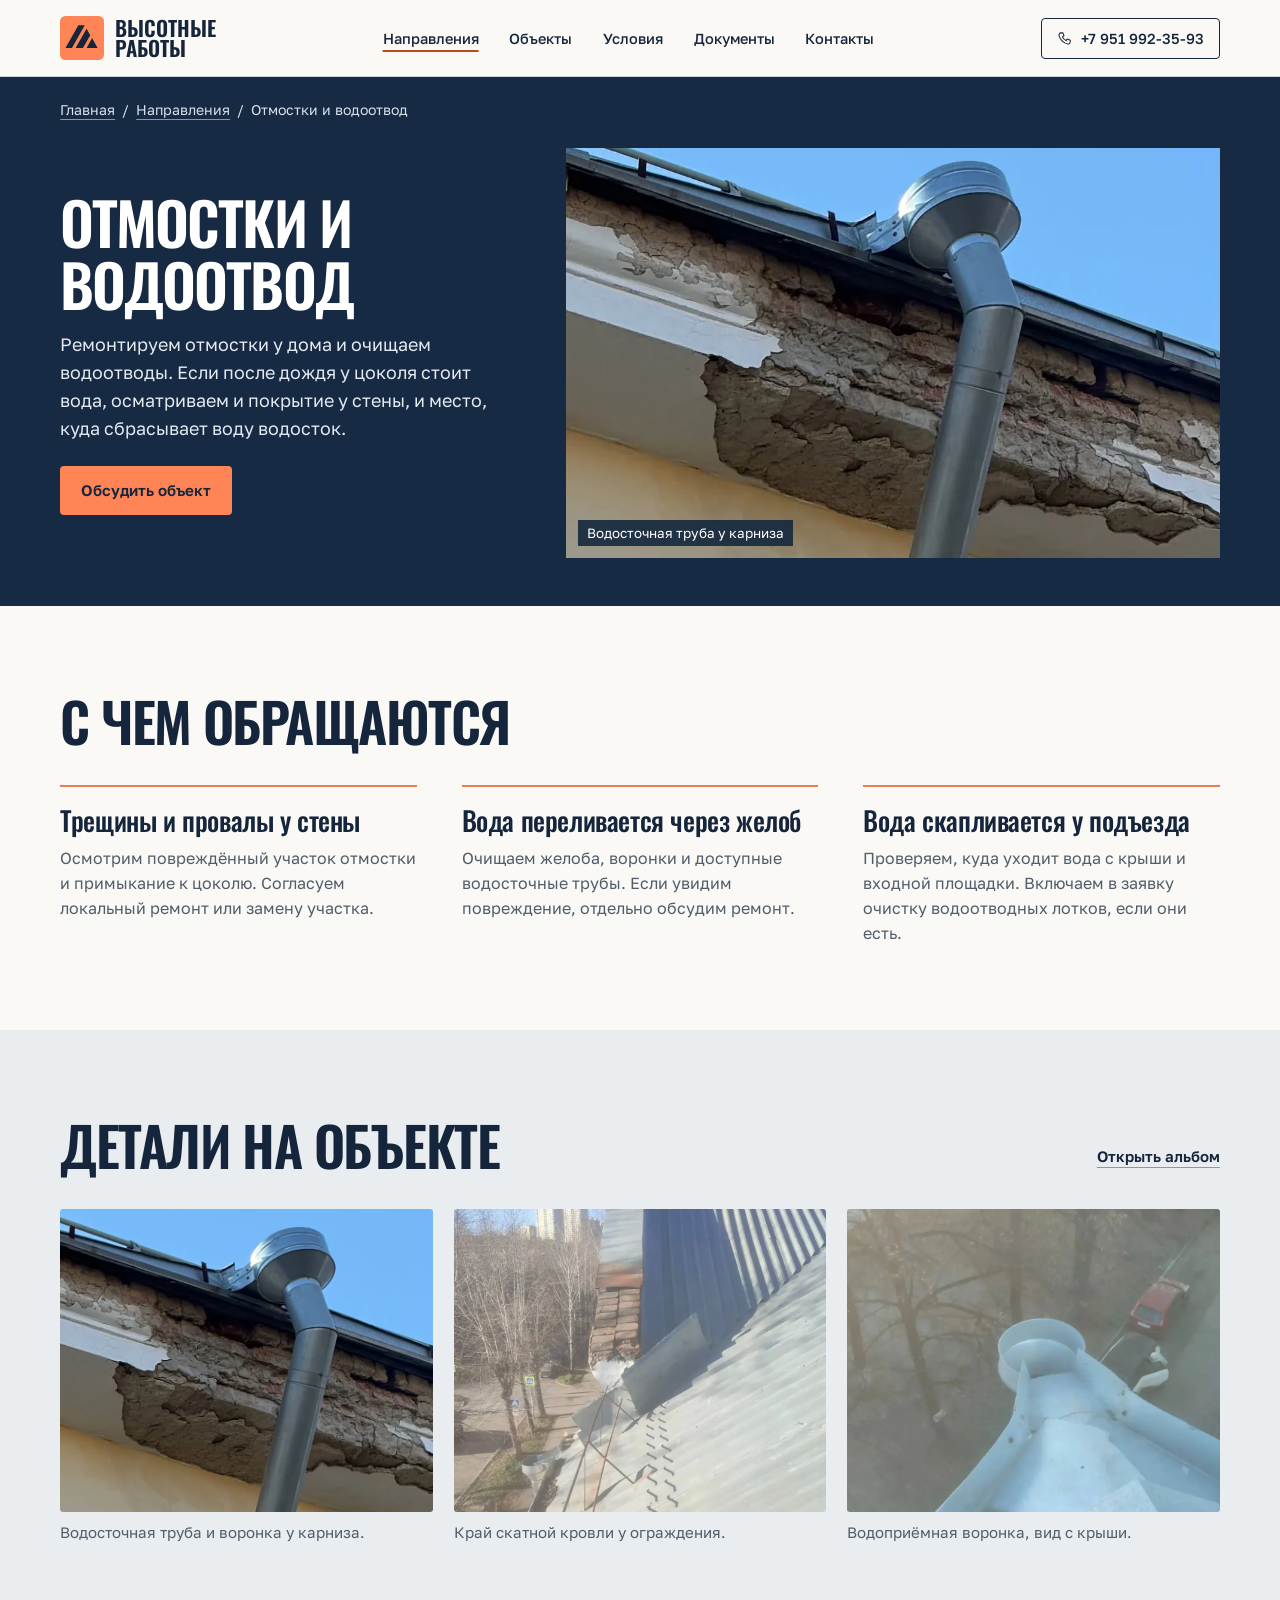
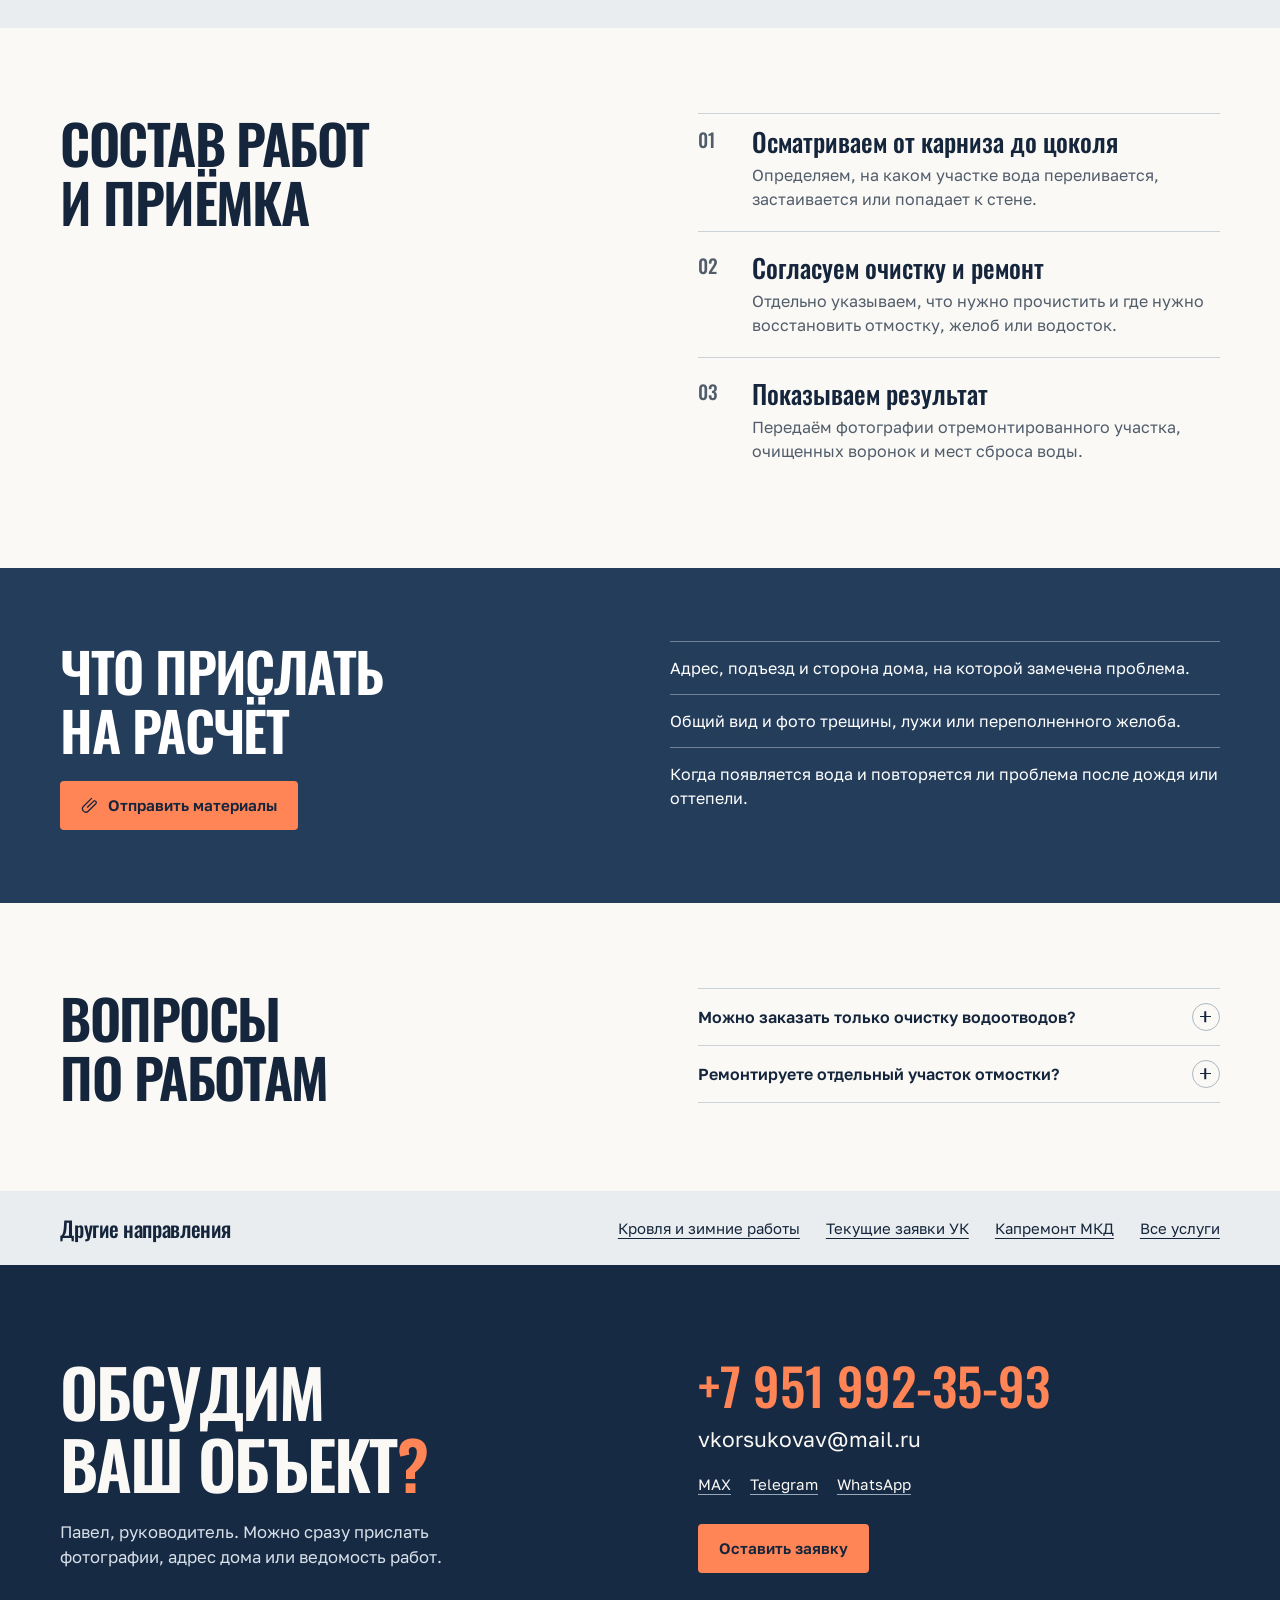
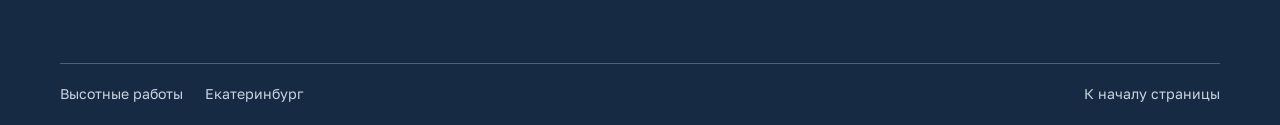
<file: drainage.html>
<!doctype html>
<html lang="ru">
<head>
  <meta charset="utf-8">
  <meta name="viewport" content="width=device-width, initial-scale=1">
  <meta name="theme-color" content="#172a43">
  <meta name="description" content="Ремонтируем отмостки у дома и очищаем водоотводы. Если после дождя у цоколя стоит вода, осматриваем и покрытие у стены, и место, куда сбрасывает воду водосток.">
  <title>Отмостки и водоотвод — Высотные работы, Екатеринбург</title>
  <link rel="icon" href="assets/mark.svg" type="image/svg+xml">
  <link rel="stylesheet" href="assets/fonts/fonts.css">
  <link rel="stylesheet" href="styles.css">
  <link rel="stylesheet" href="expanded.css">
  <script defer src="photos.js"></script>
  <script defer src="site.js"></script>
</head>
<body>
  <a class="skip" href="#main">Перейти к содержанию</a>
  <svg class="sprite" xmlns="http://www.w3.org/2000/svg" aria-hidden="true">
    <symbol id="i-pin" viewBox="0 0 24 24"><path d="M19 10c0 5-7 11-7 11S5 15 5 10a7 7 0 1 1 14 0Z"/><circle cx="12" cy="10" r="2.4"/></symbol>
    <symbol id="i-phone" viewBox="0 0 24 24"><path d="m6 3 3.2-.3 2 5-2.6 1.8a15 15 0 0 0 5.9 5.9l1.8-2.6 5 2-.3 3.2a3.3 3.3 0 0 1-3.8 2.8C10.8 20 4 13.2 3.2 6.8A3.3 3.3 0 0 1 6 3Z"/></symbol>
    <symbol id="i-mail" viewBox="0 0 24 24"><rect x="2.4" y="4.6" width="19.2" height="14.8" rx="2"/><path d="m3.3 6 8.7 7 8.7-7"/></symbol>
    <symbol id="i-telegram" viewBox="0 0 24 24"><path d="M2.4 10.1 21.3 3l-3.2 17.9-6-4.9-3.3 2.7.5-5.3L18 6.7 7.3 12.5Z"/></symbol>
    <symbol id="i-chat" viewBox="0 0 24 24"><path d="M20.8 11.6a8.8 8.8 0 0 1-9 8.8c-1.6 0-3.2-.4-4.5-1.1l-4.6 1.3 1.2-4.5A8.8 8.8 0 1 1 20.8 11.6Z"/><path d="M8.6 8.6c.4 3.2 2.3 5.2 5.9 6.3"/></symbol>
    <symbol id="i-max" viewBox="0 0 24 24"><path d="M4.6 19.8 3.7 12A8.5 8.5 0 1 1 9 19.1L5.5 21Z"/><path d="M8.3 12.5a3.9 3.9 0 1 0 7.7-1"/></symbol>
    <symbol id="i-clip" viewBox="0 0 24 24"><path d="m8.6 13.6 7.6-7.5a2.3 2.3 0 1 1 3.2 3.2L9.5 19a4.5 4.5 0 0 1-6.3-6.4L14.1 1.9"/></symbol>
    <symbol id="i-talk" viewBox="0 0 24 24"><path d="M4 4.5h16v12H9l-5 4Z"/><path d="M8 9h8m-8 3h5"/></symbol>
    <symbol id="i-menu" viewBox="0 0 24 24"><path d="M3 7h18M3 12h18M3 17h18"/></symbol>
    <symbol id="i-cross" viewBox="0 0 24 24"><path d="m5 5 14 14m0-14L5 19"/></symbol>
    <symbol id="i-prev" viewBox="0 0 24 24"><path d="m15 5-7 7 7 7"/></symbol>
    <symbol id="i-next" viewBox="0 0 24 24"><path d="m9 5 7 7-7 7"/></symbol>
    <symbol id="i-pause" viewBox="0 0 24 24"><path d="M9 5v14M15 5v14"/></symbol>
    <symbol id="i-play" viewBox="0 0 24 24"><path d="m8 5 11 7-11 7Z"/></symbol>
    <symbol id="i-add" viewBox="0 0 24 24"><path d="M4 12h16M12 4v16"/></symbol>
    <symbol id="i-doc" viewBox="0 0 24 24"><path d="M5 2.5h9l5.5 5.6v13.4H5zM14 2.8V9h5m-11 4h8m-8 4h6"/></symbol>
    <symbol id="i-copy" viewBox="0 0 24 24"><rect x="8" y="8" width="12" height="13" rx="2"/><path d="M16 7V3H4v13h3"/></symbol>
    <symbol id="i-seam" viewBox="0 0 40 40"><path d="M5 5h30v30H5zM18 5v30m4-30v30M5 18h13m4 4h13M5 22h13m4-4h13"/></symbol>
    <symbol id="i-facade" viewBox="0 0 40 40"><path d="M5 35h31M8 35V12l13-6v29m1-24h11v24M12 15v4m5-6v4m-5 6v4m5-6v4m9-9h3m-3 6h3m-3 6h3"/></symbol>
    <symbol id="i-roof" viewBox="0 0 40 40"><path d="m3 20 15-12 17 10v4L18 12 4 24Zm5 4v10h21V22m2 0v9q0 3 4 3h2"/></symbol>
    <symbol id="i-building" viewBox="0 0 40 40"><path d="M4 35h32M6 35V17h13v18m0-29h14v29M4 17h16m4-6h5m-5 6h5m-5 6h5m-5 6h5M9 35v-8h6v8"/></symbol>
  </svg>
  <header class="header">
    <div class="wrap head-inner">
      <a class="identity" href="index.html" aria-label="Высотные работы, на главную"><img src="assets/mark.svg" width="44" height="44" alt=""><span>Высотные<br>работы</span></a>
      <nav class="desktop-nav" aria-label="Основное меню"><a href="services.html" class="current-section">Направления</a><a href="projects.html">Объекты</a><a href="cooperation.html">Условия</a><a href="documents.html">Документы</a><a href="contacts.html">Контакты</a></nav>
      <a class="header-phone" href="tel:+79519923593"><svg class="icon"><use href="#i-phone"/></svg>+7 951 992-35-93</a>
      <button class="menu-button" aria-expanded="false" aria-controls="mobile-nav" aria-label="Открыть меню"><svg class="icon"><use href="#i-menu"/></svg></button>
    </div>
    <nav class="mobile-nav" id="mobile-nav" aria-label="Мобильное меню" hidden><a href="services.html" class="current-section">Направления</a><a href="projects.html">Объекты</a><a href="cooperation.html">Условия</a><a href="documents.html">Документы</a><a href="contacts.html">Контакты</a></nav>
  </header>
  <main id="main" class="inside"><section class="direction-hero"><div class="wrap"><nav aria-label="Хлебные крошки" class="crumbs"><a href="index.html">Главная</a><span aria-hidden="true">/</span><a href="services.html">Направления</a><span aria-hidden="true">/</span><span aria-current="page">Отмостки и водоотвод</span></nav><div class="direction-intro"><div><h1>Отмостки и водоотвод</h1><p>Ремонтируем отмостки у дома и очищаем водоотводы. Если после дождя у цоколя стоит вода, осматриваем и покрытие у стены, и место, куда сбрасывает воду водосток.</p><button class="button primary" data-topic="Отмостки и водоотвод">Обсудить объект</button></div><figure><img src="assets/photos/framed/66.webp" alt="Водосточная труба у карниза"><figcaption>Водосточная труба у карниза</figcaption></figure></div></div></section>
  <section class="wrap section"><div class="section-head"><h2>С чем обращаются</h2></div><div class="purpose-grid"><article><h3>Трещины и провалы у стены</h3><p>Осмотрим повреждённый участок отмостки и примыкание к цоколю. Согласуем локальный ремонт или замену участка.</p></article><article><h3>Вода переливается через желоб</h3><p>Очищаем желоба, воронки и доступные водосточные трубы. Если увидим повреждение, отдельно обсудим ремонт.</p></article><article><h3>Вода скапливается у подъезда</h3><p>Проверяем, куда уходит вода с крыши и входной площадки. Включаем в заявку очистку водоотводных лотков, если они есть.</p></article></div></section>
  <section class="band"><div class="wrap section"><div class="section-head"><h2>Детали на объекте</h2><button class="text-action" data-open-album="roofs">Открыть альбом</button></div><div class="photo-series " data-photo-group="Отмостки и водоотвод"><figure><button data-full-photo="66" aria-label="Увеличить. Водосточная труба и воронка у карниза."><img src="assets/photos/framed/66.webp" alt="Водосточная труба и воронка у карниза." loading="lazy"></button><figcaption>Водосточная труба и воронка у карниза.</figcaption></figure><figure><button data-full-photo="54" aria-label="Увеличить. Край скатной кровли у ограждения."><img src="assets/photos/framed/54.webp" alt="Край скатной кровли у ограждения." loading="lazy"></button><figcaption>Край скатной кровли у ограждения.</figcaption></figure><figure><button data-full-photo="56" aria-label="Увеличить. Водоприёмная воронка, вид с крыши."><img src="assets/photos/framed/56.webp" alt="Водоприёмная воронка, вид с крыши." loading="lazy"></button><figcaption>Водоприёмная воронка, вид с крыши.</figcaption></figure></div></div></section>
  <section class="wrap section terms-grid"><div><h2>Состав работ<br> и приёмка</h2></div><ol class="steps"><li><div><h3>Осматриваем от карниза до цоколя</h3><p>Определяем, на каком участке вода переливается, застаивается или попадает к стене.</p></div></li><li><div><h3>Согласуем очистку и ремонт</h3><p>Отдельно указываем, что нужно прочистить и где нужно восстановить отмостку, желоб или водосток.</p></div></li><li><div><h3>Показываем результат</h3><p>Передаём фотографии отремонтированного участка, очищенных воронок и мест сброса воды.</p></div></li></ol></section>
  <section class="intake"><div class="wrap intake-grid"><div><h2>Что прислать<br> на расчёт</h2><button class="button primary" data-contact="files"><svg class="icon" aria-hidden="true"><use href="#i-clip"/></svg>Отправить материалы</button></div><ul class="ruled-list"><li>Адрес, подъезд и сторона дома, на которой замечена проблема.</li><li>Общий вид и фото трещины, лужи или переполненного желоба.</li><li>Когда появляется вода и повторяется ли проблема после дождя или оттепели.</li></ul></div></section>
  <section class="wrap section docs-grid"><h2>Вопросы<br> по работам</h2><div class="questions"><details><summary>Можно заказать только очистку водоотводов?<span class="expand" aria-hidden="true"></span></summary><p>Да. Укажите, где нужен выезд: у кровли, на уровне двора или в обоих местах.</p></details><details><summary>Ремонтируете отдельный участок отмостки?<span class="expand" aria-hidden="true"></span></summary><p>Да. После осмотра согласуем границы ремонта и укажем их в смете.</p></details></div></section>
  <aside class="related"><div class="wrap"><h3>Другие направления</h3><a href="roofs.html">Кровля и зимние работы</a><a href="maintenance.html">Текущие заявки УК</a><a href="capital-repair.html">Капремонт МКД</a><a href="services.html">Все услуги</a></div></aside><section id="contacts" class="contact-section"><div class="wrap contact-grid"><div><h2>Обсудим<br>ваш объект<span>?</span></h2><p>Павел, руководитель. Можно сразу прислать фотографии, адрес дома или ведомость работ.</p></div><div class="contact-details"><a class="big-phone" href="tel:+79519923593">+7 951 992-35-93</a><a class="email" href="mailto:vkorsukovav@mail.ru">vkorsukovav@mail.ru</a><div class="messengers"><button data-contact="max">MAX</button><a href="https://t.me/+79519923593" target="_blank" rel="noopener">Telegram</a><a href="https://wa.me/79519923593" target="_blank" rel="noopener">WhatsApp</a></div><button class="button primary" data-contact="discussion">Оставить заявку</button></div></div></section></main>
  <footer><div class="wrap footer-inner"><span>Высотные работы</span><span>Екатеринбург</span><a href="#main">К началу страницы</a></div></footer>
  <a class="button primary floating-call" href="tel:+79519923593">
    <svg class="icon" aria-hidden="true"><use href="#i-phone"/></svg><span>Позвонить</span>
  </a>
  <dialog id="gallery" aria-labelledby="gallery-title">
    <div class="gallery-shell">
      <div class="gallery-top"><h2 id="gallery-title"></h2><button id="gallery-fit" hidden>Весь кадр</button><button class="icon-button" data-close aria-label="Закрыть фотографии"><svg class="icon"><use href="#i-cross"/></svg></button></div>
      <div class="gallery-stage"><img id="gallery-image" alt=""></div>
      <div class="gallery-bottom" aria-live="polite"><span id="gallery-caption"></span><div class="gallery-navigation"><button id="previous" class="gallery-arrow" aria-label="Предыдущая фотография"><svg class="icon"><use href="#i-prev"/></svg></button><span id="gallery-count"></span><button id="next" class="gallery-arrow" aria-label="Следующая фотография"><svg class="icon"><use href="#i-next"/></svg></button></div></div>
    </div>
  </dialog>
  <dialog id="contact-dialog" aria-labelledby="dialog-title"><div class="dialog-body"><button class="dialog-close icon-button" data-close aria-label="Закрыть окно"><svg class="icon"><use href="#i-cross"/></svg></button><h2 id="dialog-title"></h2><div id="dialog-content"></div></div></dialog>
  <template id="request-form-template">
    <form class="contact-form" method="post" action="https://formsubmit.co/vkorsukovav@mail.ru" enctype="multipart/form-data">
      <input type="hidden" name="_subject" value="Новая заявка с nadezhnytyl.ru">
      <input type="hidden" name="_template" value="table">
      <input type="hidden" name="_next" value="https://nadezhnytyl.ru/thanks.html">
      <input type="hidden" name="_url" value="https://nadezhnytyl.ru/contacts.html">
      <input type="hidden" name="Тема" value="Заявка на работы">
      <label hidden>Оставьте это поле пустым<input type="text" name="_honey" autocomplete="off" tabindex="-1"></label>
      <div class="contact-fields">
        <label><span>Ваше имя</span><input type="text" name="Имя" autocomplete="name" placeholder="Как к вам обращаться" maxlength="100" required></label>
        <label><span>Телефон</span><input type="tel" name="Телефон" autocomplete="tel" placeholder="+7 900 000-00-00" maxlength="25" required></label>
      </div>
      <label><span>Что нужно сделать?</span><textarea name="Задача" rows="3" maxlength="2200" placeholder="Например, очистить водостоки у второго подъезда" required></textarea></label>
      <details class="request-extras">
        <summary>Добавить организацию и адрес</summary>
        <div class="contact-fields">
          <label><span>УК, ТСЖ или компания</span><input type="text" name="Организация" autocomplete="organization" maxlength="160"></label>
          <label><span>Адрес объекта</span><input type="text" name="Адрес" placeholder="Улица и номер дома" maxlength="200"></label>
        </div>
      </details>
      <label><span>Фото или дефектная ведомость <small>по желанию</small></span><input type="file" name="attachment" accept=".jpg,.jpeg,.png,.webp,.pdf,.doc,.docx,.xls,.xlsx"><small>Один файл до 10 МБ</small></label>
      <button class="button primary" type="submit">Отправить заявку</button>
      <small>Данные заявки передаются руководителю через <a href="https://formsubmit.co/" target="_blank" rel="noopener">FormSubmit</a>.</small>
    </form>
  </template>
</body>
</html>
</file>
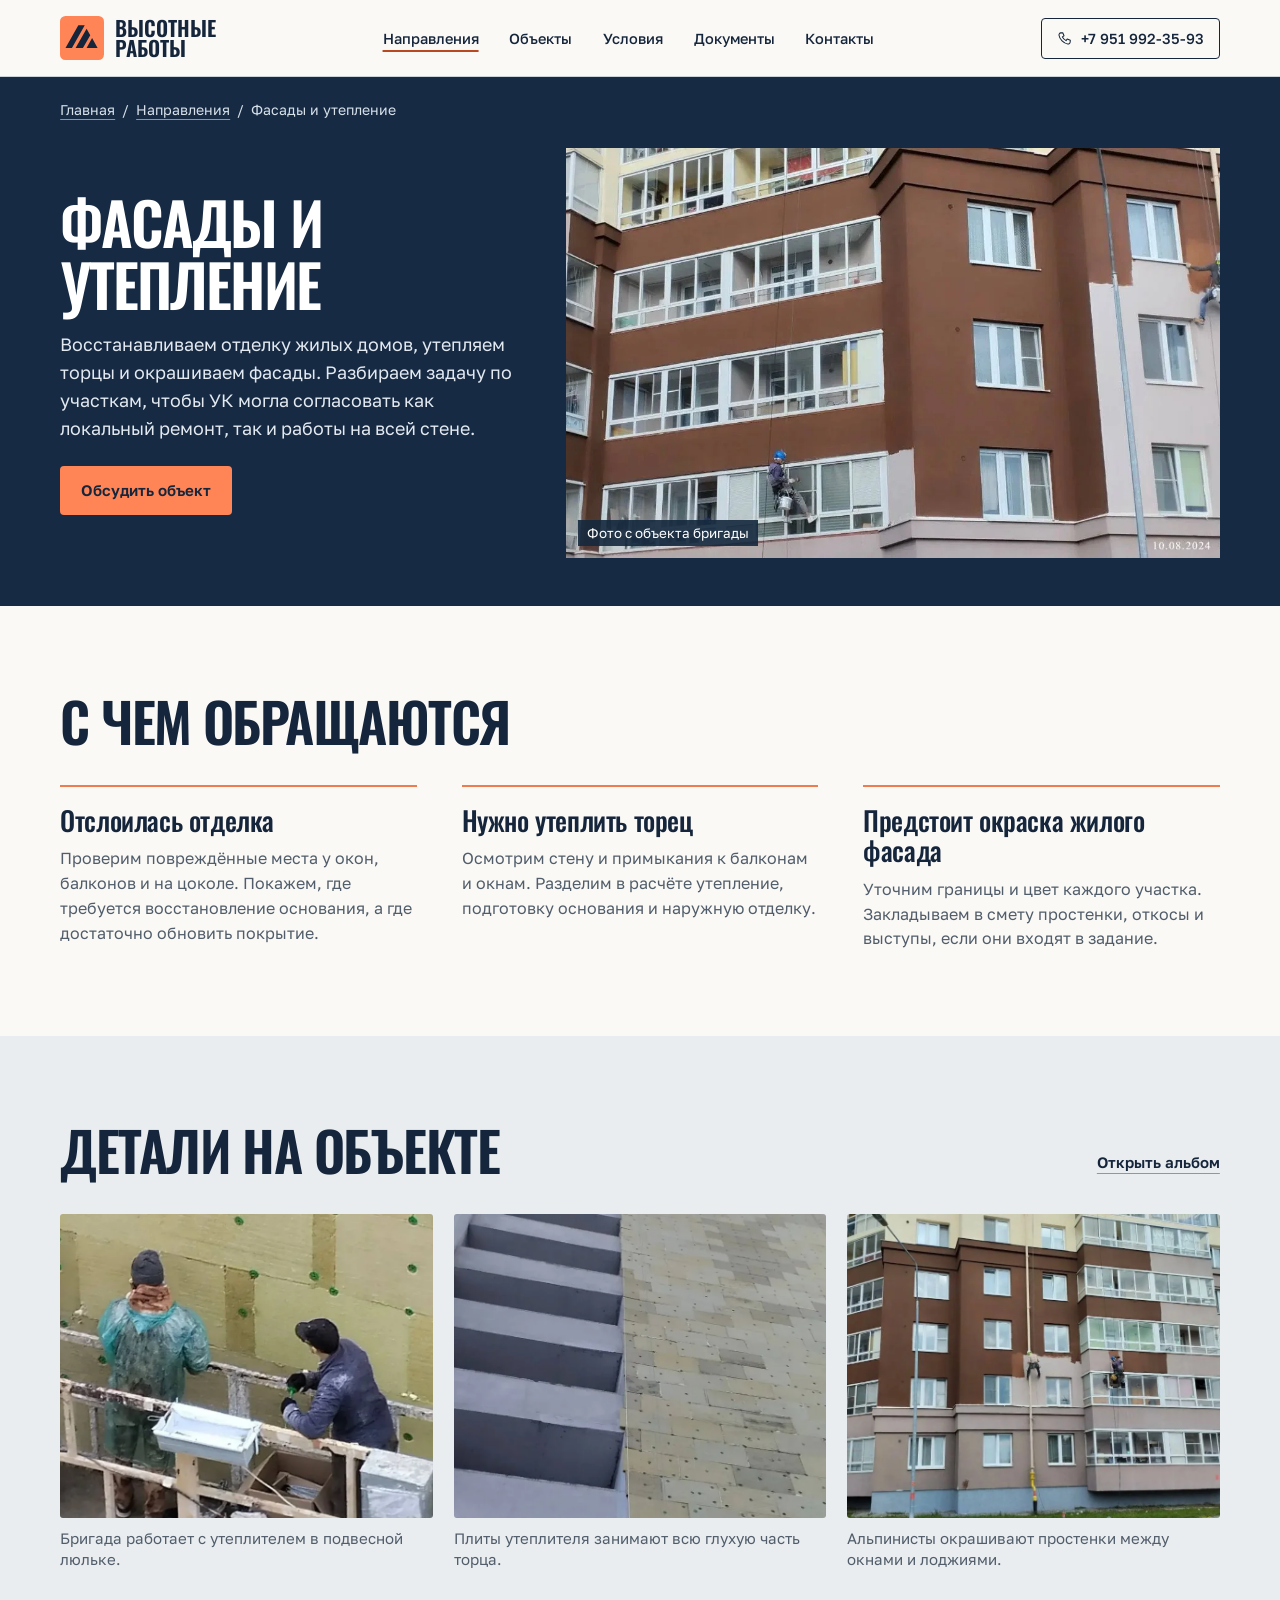
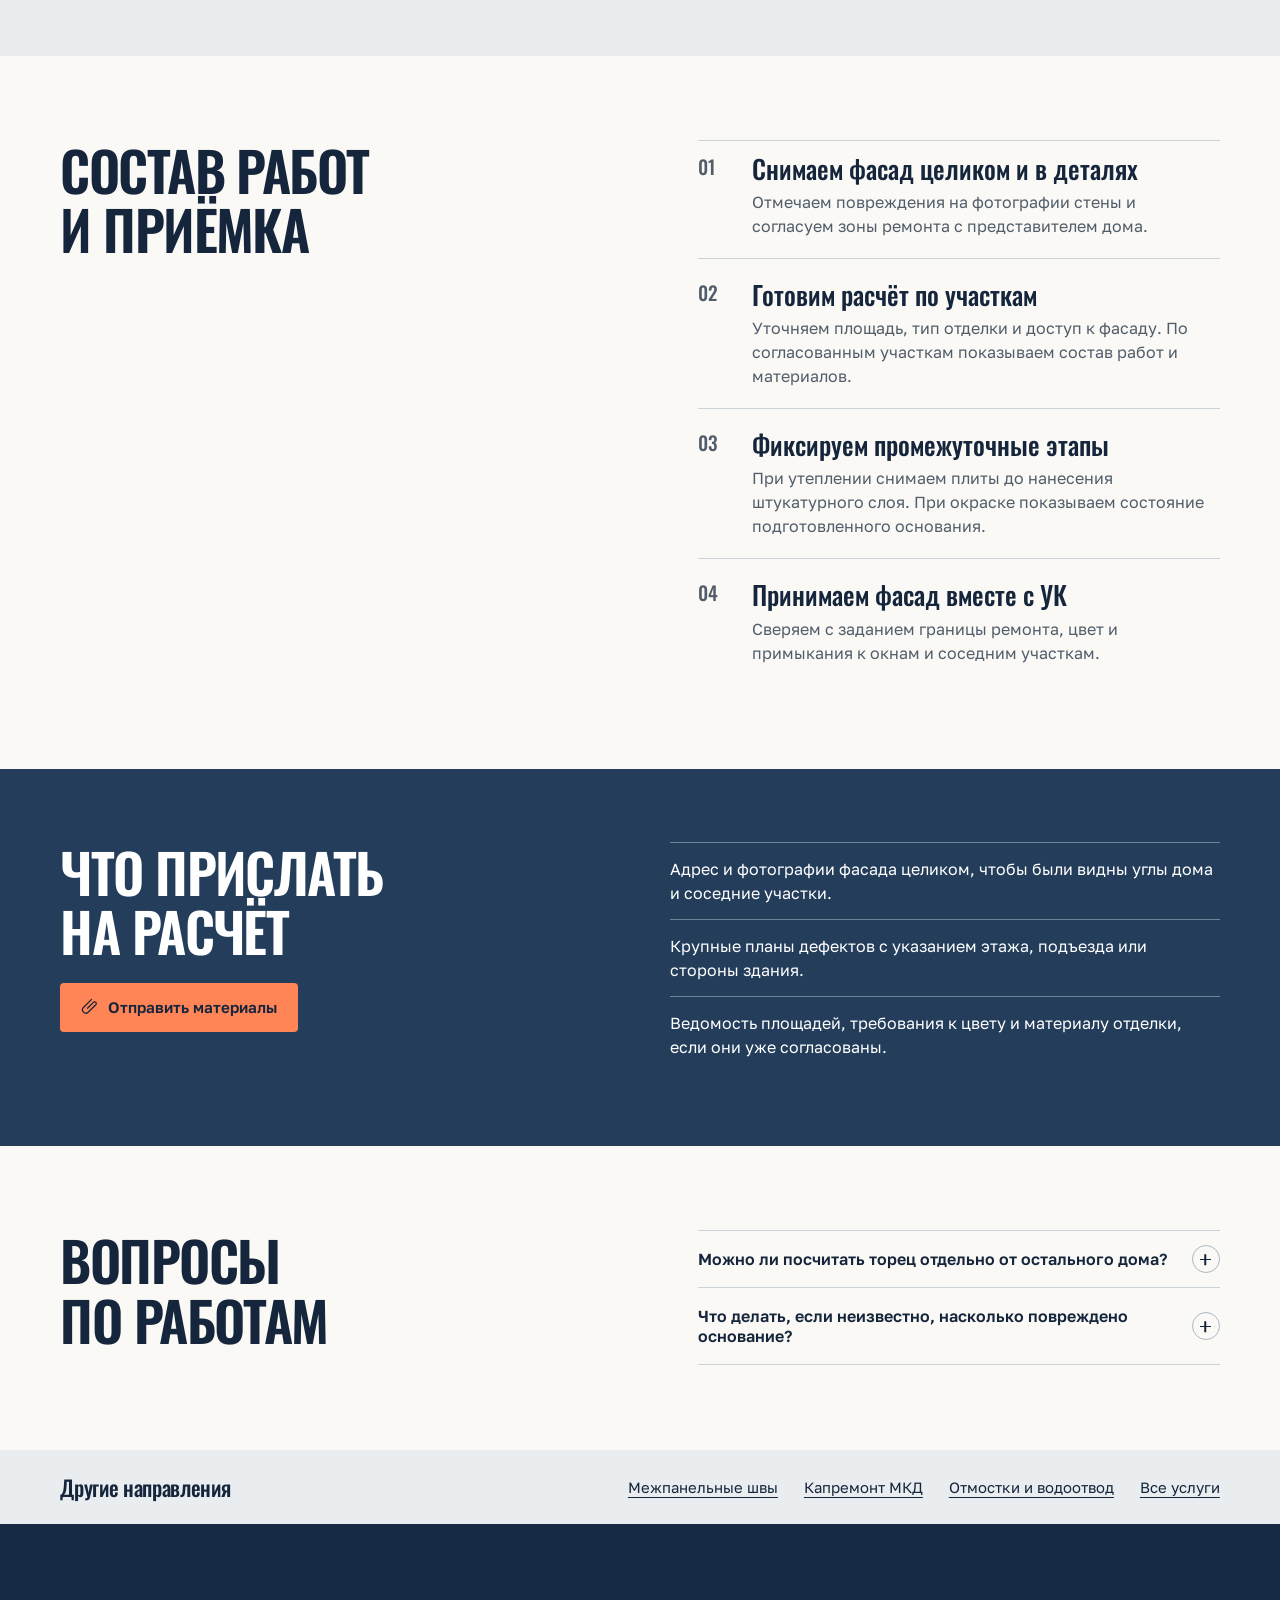
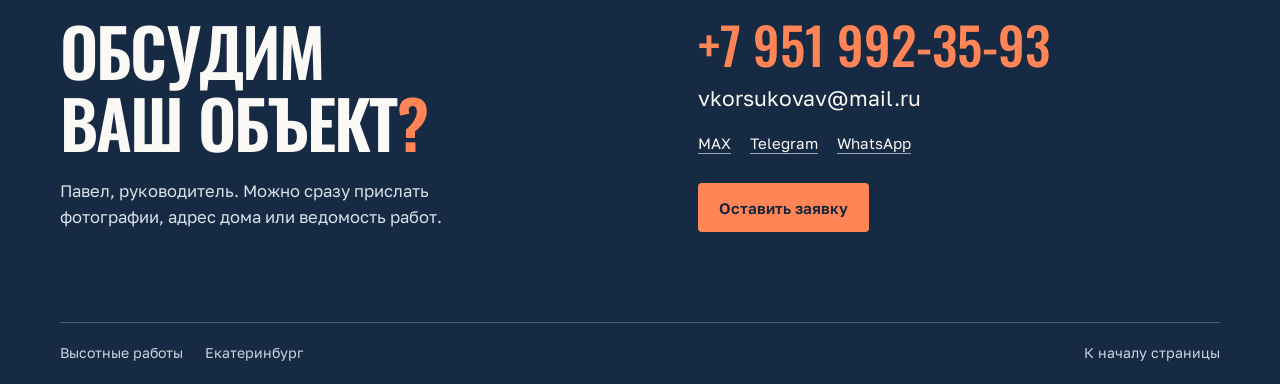
<file: facades.html>
<!doctype html>
<html lang="ru">
<head>
  <meta charset="utf-8">
  <meta name="viewport" content="width=device-width, initial-scale=1">
  <meta name="theme-color" content="#172a43">
  <meta name="description" content="Восстанавливаем отделку жилых домов, утепляем торцы и окрашиваем фасады. Разбираем задачу по участкам, чтобы УК могла согласовать как локальный ремонт, так и работы на всей стене.">
  <title>Фасады и утепление — Высотные работы, Екатеринбург</title>
  <link rel="icon" href="assets/mark.svg" type="image/svg+xml">
  <link rel="stylesheet" href="assets/fonts/fonts.css">
  <link rel="stylesheet" href="styles.css">
  <link rel="stylesheet" href="expanded.css">
  <script defer src="photos.js"></script>
  <script defer src="site.js"></script>
</head>
<body>
  <a class="skip" href="#main">Перейти к содержанию</a>
  <svg class="sprite" xmlns="http://www.w3.org/2000/svg" aria-hidden="true">
    <symbol id="i-pin" viewBox="0 0 24 24"><path d="M19 10c0 5-7 11-7 11S5 15 5 10a7 7 0 1 1 14 0Z"/><circle cx="12" cy="10" r="2.4"/></symbol>
    <symbol id="i-phone" viewBox="0 0 24 24"><path d="m6 3 3.2-.3 2 5-2.6 1.8a15 15 0 0 0 5.9 5.9l1.8-2.6 5 2-.3 3.2a3.3 3.3 0 0 1-3.8 2.8C10.8 20 4 13.2 3.2 6.8A3.3 3.3 0 0 1 6 3Z"/></symbol>
    <symbol id="i-mail" viewBox="0 0 24 24"><rect x="2.4" y="4.6" width="19.2" height="14.8" rx="2"/><path d="m3.3 6 8.7 7 8.7-7"/></symbol>
    <symbol id="i-telegram" viewBox="0 0 24 24"><path d="M2.4 10.1 21.3 3l-3.2 17.9-6-4.9-3.3 2.7.5-5.3L18 6.7 7.3 12.5Z"/></symbol>
    <symbol id="i-chat" viewBox="0 0 24 24"><path d="M20.8 11.6a8.8 8.8 0 0 1-9 8.8c-1.6 0-3.2-.4-4.5-1.1l-4.6 1.3 1.2-4.5A8.8 8.8 0 1 1 20.8 11.6Z"/><path d="M8.6 8.6c.4 3.2 2.3 5.2 5.9 6.3"/></symbol>
    <symbol id="i-max" viewBox="0 0 24 24"><path d="M4.6 19.8 3.7 12A8.5 8.5 0 1 1 9 19.1L5.5 21Z"/><path d="M8.3 12.5a3.9 3.9 0 1 0 7.7-1"/></symbol>
    <symbol id="i-clip" viewBox="0 0 24 24"><path d="m8.6 13.6 7.6-7.5a2.3 2.3 0 1 1 3.2 3.2L9.5 19a4.5 4.5 0 0 1-6.3-6.4L14.1 1.9"/></symbol>
    <symbol id="i-talk" viewBox="0 0 24 24"><path d="M4 4.5h16v12H9l-5 4Z"/><path d="M8 9h8m-8 3h5"/></symbol>
    <symbol id="i-menu" viewBox="0 0 24 24"><path d="M3 7h18M3 12h18M3 17h18"/></symbol>
    <symbol id="i-cross" viewBox="0 0 24 24"><path d="m5 5 14 14m0-14L5 19"/></symbol>
    <symbol id="i-prev" viewBox="0 0 24 24"><path d="m15 5-7 7 7 7"/></symbol>
    <symbol id="i-next" viewBox="0 0 24 24"><path d="m9 5 7 7-7 7"/></symbol>
    <symbol id="i-pause" viewBox="0 0 24 24"><path d="M9 5v14M15 5v14"/></symbol>
    <symbol id="i-play" viewBox="0 0 24 24"><path d="m8 5 11 7-11 7Z"/></symbol>
    <symbol id="i-add" viewBox="0 0 24 24"><path d="M4 12h16M12 4v16"/></symbol>
    <symbol id="i-doc" viewBox="0 0 24 24"><path d="M5 2.5h9l5.5 5.6v13.4H5zM14 2.8V9h5m-11 4h8m-8 4h6"/></symbol>
    <symbol id="i-copy" viewBox="0 0 24 24"><rect x="8" y="8" width="12" height="13" rx="2"/><path d="M16 7V3H4v13h3"/></symbol>
    <symbol id="i-seam" viewBox="0 0 40 40"><path d="M5 5h30v30H5zM18 5v30m4-30v30M5 18h13m4 4h13M5 22h13m4-4h13"/></symbol>
    <symbol id="i-facade" viewBox="0 0 40 40"><path d="M5 35h31M8 35V12l13-6v29m1-24h11v24M12 15v4m5-6v4m-5 6v4m5-6v4m9-9h3m-3 6h3m-3 6h3"/></symbol>
    <symbol id="i-roof" viewBox="0 0 40 40"><path d="m3 20 15-12 17 10v4L18 12 4 24Zm5 4v10h21V22m2 0v9q0 3 4 3h2"/></symbol>
    <symbol id="i-building" viewBox="0 0 40 40"><path d="M4 35h32M6 35V17h13v18m0-29h14v29M4 17h16m4-6h5m-5 6h5m-5 6h5m-5 6h5M9 35v-8h6v8"/></symbol>
  </svg>
  <header class="header">
    <div class="wrap head-inner">
      <a class="identity" href="index.html" aria-label="Высотные работы, на главную"><img src="assets/mark.svg" width="44" height="44" alt=""><span>Высотные<br>работы</span></a>
      <nav class="desktop-nav" aria-label="Основное меню"><a href="services.html" class="current-section">Направления</a><a href="projects.html">Объекты</a><a href="cooperation.html">Условия</a><a href="documents.html">Документы</a><a href="contacts.html">Контакты</a></nav>
      <a class="header-phone" href="tel:+79519923593"><svg class="icon"><use href="#i-phone"/></svg>+7 951 992-35-93</a>
      <button class="menu-button" aria-expanded="false" aria-controls="mobile-nav" aria-label="Открыть меню"><svg class="icon"><use href="#i-menu"/></svg></button>
    </div>
    <nav class="mobile-nav" id="mobile-nav" aria-label="Мобильное меню" hidden><a href="services.html" class="current-section">Направления</a><a href="projects.html">Объекты</a><a href="cooperation.html">Условия</a><a href="documents.html">Документы</a><a href="contacts.html">Контакты</a></nav>
  </header>
  <main id="main" class="inside"><section class="direction-hero"><div class="wrap"><nav aria-label="Хлебные крошки" class="crumbs"><a href="index.html">Главная</a><span aria-hidden="true">/</span><a href="services.html">Направления</a><span aria-hidden="true">/</span><span aria-current="page">Фасады и утепление</span></nav><div class="direction-intro"><div><h1>Фасады и утепление</h1><p>Восстанавливаем отделку жилых домов, утепляем торцы и окрашиваем фасады. Разбираем задачу по участкам, чтобы УК могла согласовать как локальный ремонт, так и работы на всей стене.</p><button class="button primary" data-topic="Фасады и утепление">Обсудить объект</button></div><figure><img src="assets/photos/26.webp" alt="Фасады и утепление на объекте"><figcaption>Фото с объекта бригады</figcaption></figure></div></div></section>
  <section class="wrap section"><div class="section-head"><h2>С чем обращаются</h2></div><div class="purpose-grid"><article><h3>Отслоилась отделка</h3><p>Проверим повреждённые места у окон, балконов и на цоколе. Покажем, где требуется восстановление основания, а где достаточно обновить покрытие.</p></article><article><h3>Нужно утеплить торец</h3><p>Осмотрим стену и примыкания к балконам и окнам. Разделим в расчёте утепление, подготовку основания и наружную отделку.</p></article><article><h3>Предстоит окраска жилого фасада</h3><p>Уточним границы и цвет каждого участка. Закладываем в смету простенки, откосы и выступы, если они входят в задание.</p></article></div></section>
  <section class="band"><div class="wrap section"><div class="section-head"><h2>Детали на объекте</h2><button class="text-action" data-open-album="facades">Открыть альбом</button></div><div class="photo-series " data-photo-group="Фасады и утепление"><figure><button data-full-photo="25" aria-label="Увеличить. Бригада работает с утеплителем в подвесной люльке."><img src="assets/photos/framed/25.webp" alt="Бригада работает с утеплителем в подвесной люльке." loading="lazy"></button><figcaption>Бригада работает с утеплителем в подвесной люльке.</figcaption></figure><figure><button data-full-photo="29" aria-label="Увеличить. Плиты утеплителя занимают всю глухую часть торца."><img src="assets/photos/framed/29.webp" alt="Плиты утеплителя занимают всю глухую часть торца." loading="lazy"></button><figcaption>Плиты утеплителя занимают всю глухую часть торца.</figcaption></figure><figure><button data-full-photo="24" aria-label="Увеличить. Альпинисты окрашивают простенки между окнами и лоджиями."><img src="assets/photos/24.webp" alt="Альпинисты окрашивают простенки между окнами и лоджиями." loading="lazy"></button><figcaption>Альпинисты окрашивают простенки между окнами и лоджиями.</figcaption></figure></div></div></section>
  <section class="wrap section terms-grid"><div><h2>Состав работ<br> и приёмка</h2></div><ol class="steps"><li><div><h3>Снимаем фасад целиком и в деталях</h3><p>Отмечаем повреждения на фотографии стены и согласуем зоны ремонта с представителем дома.</p></div></li><li><div><h3>Готовим расчёт по участкам</h3><p>Уточняем площадь, тип отделки и доступ к фасаду. По согласованным участкам показываем состав работ и материалов.</p></div></li><li><div><h3>Фиксируем промежуточные этапы</h3><p>При утеплении снимаем плиты до нанесения штукатурного слоя. При окраске показываем состояние подготовленного основания.</p></div></li><li><div><h3>Принимаем фасад вместе с УК</h3><p>Сверяем с заданием границы ремонта, цвет и примыкания к окнам и соседним участкам.</p></div></li></ol></section>
  <section class="intake"><div class="wrap intake-grid"><div><h2>Что прислать<br> на расчёт</h2><button class="button primary" data-contact="files"><svg class="icon" aria-hidden="true"><use href="#i-clip"/></svg>Отправить материалы</button></div><ul class="ruled-list"><li>Адрес и фотографии фасада целиком, чтобы были видны углы дома и соседние участки.</li><li>Крупные планы дефектов с указанием этажа, подъезда или стороны здания.</li><li>Ведомость площадей, требования к цвету и материалу отделки, если они уже согласованы.</li></ul></div></section>
  <section class="wrap section docs-grid"><h2>Вопросы<br> по работам</h2><div class="questions"><details><summary>Можно ли посчитать торец отдельно от остального дома?<span class="expand" aria-hidden="true"></span></summary><p>Да. На общем снимке отметим границы и вынесем работы по торцу в отдельную часть сметы.</p></details><details><summary>Что делать, если неизвестно, насколько повреждено основание?<span class="expand" aria-hidden="true"></span></summary><p>Отправьте фотографии того, что видно сейчас. На осмотре определим, какие участки требуют проверки, и согласуем, как учитывать возможные изменения объёма.</p></details></div></section>
  <aside class="related"><div class="wrap"><h3>Другие направления</h3><a href="seams.html">Межпанельные швы</a><a href="capital-repair.html">Капремонт МКД</a><a href="drainage.html">Отмостки и водоотвод</a><a href="services.html">Все услуги</a></div></aside><section id="contacts" class="contact-section"><div class="wrap contact-grid"><div><h2>Обсудим<br>ваш объект<span>?</span></h2><p>Павел, руководитель. Можно сразу прислать фотографии, адрес дома или ведомость работ.</p></div><div class="contact-details"><a class="big-phone" href="tel:+79519923593">+7 951 992-35-93</a><a class="email" href="mailto:vkorsukovav@mail.ru">vkorsukovav@mail.ru</a><div class="messengers"><button data-contact="max">MAX</button><a href="https://t.me/+79519923593" target="_blank" rel="noopener">Telegram</a><a href="https://wa.me/79519923593" target="_blank" rel="noopener">WhatsApp</a></div><button class="button primary" data-contact="discussion">Оставить заявку</button></div></div></section></main>
  <footer><div class="wrap footer-inner"><span>Высотные работы</span><span>Екатеринбург</span><a href="#main">К началу страницы</a></div></footer>
  <a class="button primary floating-call" href="tel:+79519923593">
    <svg class="icon" aria-hidden="true"><use href="#i-phone"/></svg><span>Позвонить</span>
  </a>
  <dialog id="gallery" aria-labelledby="gallery-title">
    <div class="gallery-shell">
      <div class="gallery-top"><h2 id="gallery-title"></h2><button id="gallery-fit" hidden>Весь кадр</button><button class="icon-button" data-close aria-label="Закрыть фотографии"><svg class="icon"><use href="#i-cross"/></svg></button></div>
      <div class="gallery-stage"><img id="gallery-image" alt=""></div>
      <div class="gallery-bottom" aria-live="polite"><span id="gallery-caption"></span><div class="gallery-navigation"><button id="previous" class="gallery-arrow" aria-label="Предыдущая фотография"><svg class="icon"><use href="#i-prev"/></svg></button><span id="gallery-count"></span><button id="next" class="gallery-arrow" aria-label="Следующая фотография"><svg class="icon"><use href="#i-next"/></svg></button></div></div>
    </div>
  </dialog>
  <dialog id="contact-dialog" aria-labelledby="dialog-title"><div class="dialog-body"><button class="dialog-close icon-button" data-close aria-label="Закрыть окно"><svg class="icon"><use href="#i-cross"/></svg></button><h2 id="dialog-title"></h2><div id="dialog-content"></div></div></dialog>
  <template id="request-form-template">
    <form class="contact-form" method="post" action="https://formsubmit.co/vkorsukovav@mail.ru" enctype="multipart/form-data">
      <input type="hidden" name="_subject" value="Новая заявка с nadezhnytyl.ru">
      <input type="hidden" name="_template" value="table">
      <input type="hidden" name="_next" value="https://nadezhnytyl.ru/thanks.html">
      <input type="hidden" name="_url" value="https://nadezhnytyl.ru/contacts.html">
      <input type="hidden" name="Тема" value="Заявка на работы">
      <label hidden>Оставьте это поле пустым<input type="text" name="_honey" autocomplete="off" tabindex="-1"></label>
      <div class="contact-fields">
        <label><span>Ваше имя</span><input type="text" name="Имя" autocomplete="name" placeholder="Как к вам обращаться" maxlength="100" required></label>
        <label><span>Телефон</span><input type="tel" name="Телефон" autocomplete="tel" placeholder="+7 900 000-00-00" maxlength="25" required></label>
      </div>
      <label><span>Что нужно сделать?</span><textarea name="Задача" rows="3" maxlength="2200" placeholder="Например, очистить водостоки у второго подъезда" required></textarea></label>
      <details class="request-extras">
        <summary>Добавить организацию и адрес</summary>
        <div class="contact-fields">
          <label><span>УК, ТСЖ или компания</span><input type="text" name="Организация" autocomplete="organization" maxlength="160"></label>
          <label><span>Адрес объекта</span><input type="text" name="Адрес" placeholder="Улица и номер дома" maxlength="200"></label>
        </div>
      </details>
      <label><span>Фото или дефектная ведомость <small>по желанию</small></span><input type="file" name="attachment" accept=".jpg,.jpeg,.png,.webp,.pdf,.doc,.docx,.xls,.xlsx"><small>Один файл до 10 МБ</small></label>
      <button class="button primary" type="submit">Отправить заявку</button>
      <small>Данные заявки передаются руководителю через <a href="https://formsubmit.co/" target="_blank" rel="noopener">FormSubmit</a>.</small>
    </form>
  </template>
</body>
</html>
</file>
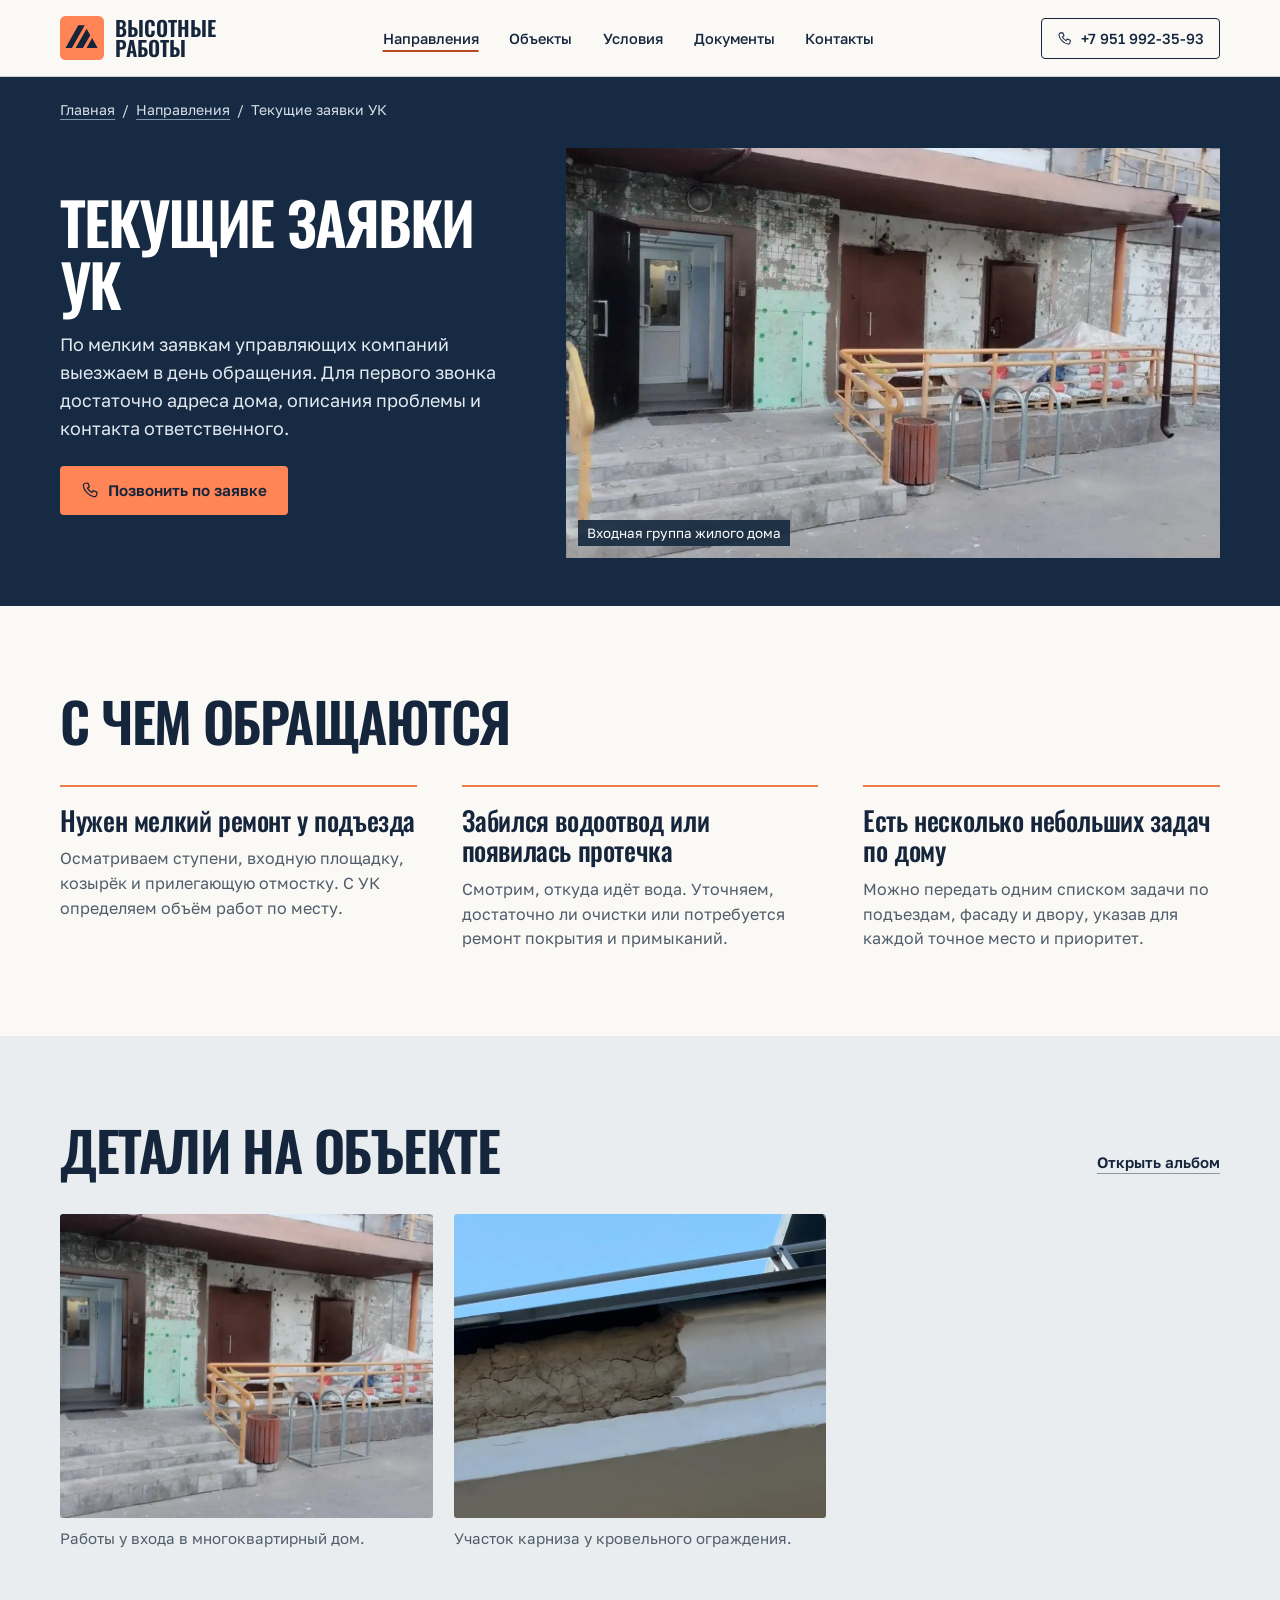
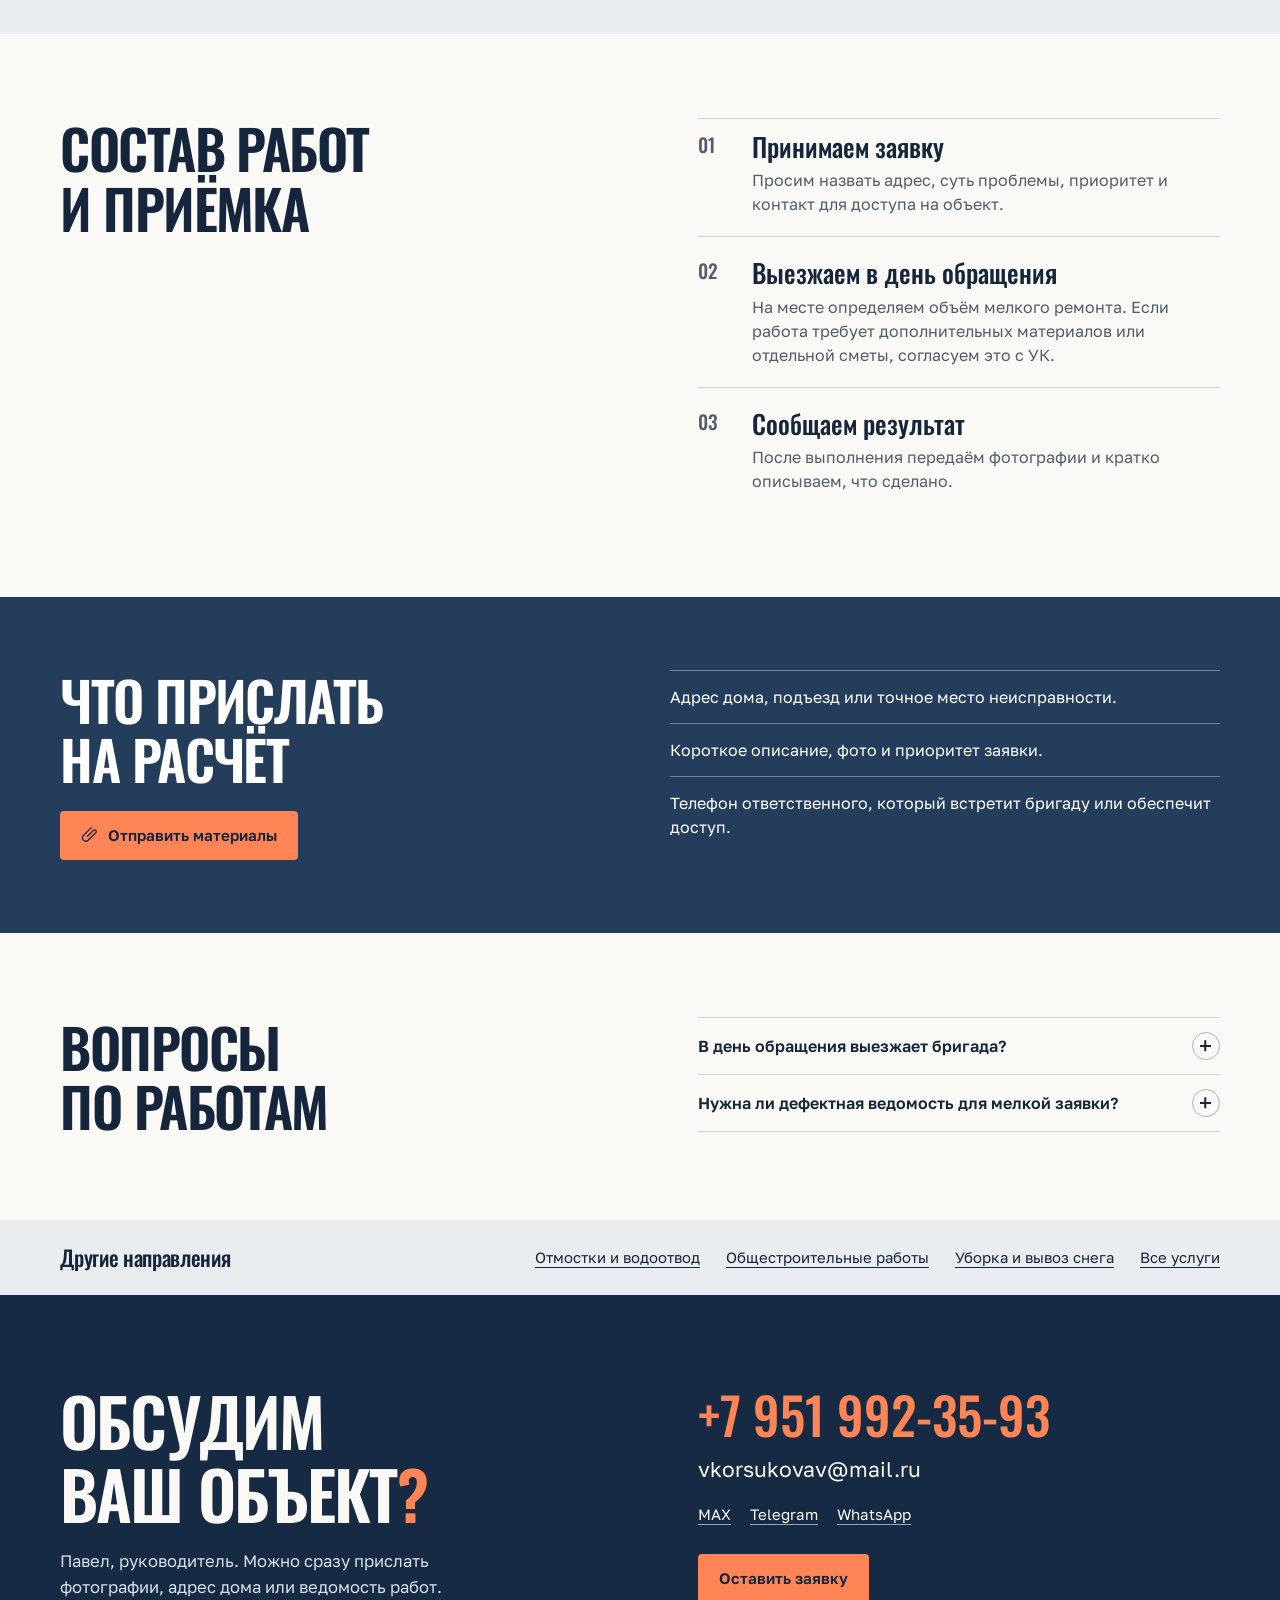
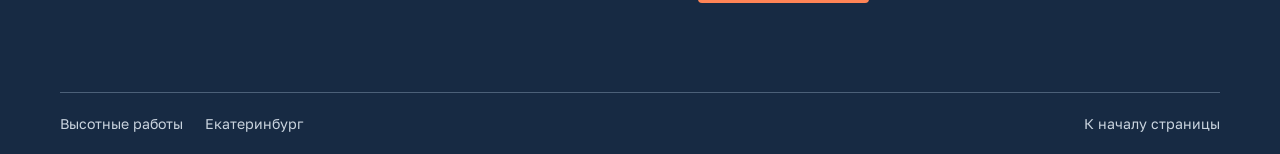
<file: maintenance.html>
<!doctype html>
<html lang="ru">
<head>
  <meta charset="utf-8">
  <meta name="viewport" content="width=device-width, initial-scale=1">
  <meta name="theme-color" content="#172a43">
  <meta name="description" content="По мелким заявкам управляющих компаний выезжаем в день обращения. Для первого звонка достаточно адреса дома, описания проблемы и контакта ответственного.">
  <title>Текущие заявки УК — Высотные работы, Екатеринбург</title>
  <link rel="icon" href="assets/mark.svg" type="image/svg+xml">
  <link rel="stylesheet" href="assets/fonts/fonts.css">
  <link rel="stylesheet" href="styles.css">
  <link rel="stylesheet" href="expanded.css">
  <script defer src="photos.js"></script>
  <script defer src="site.js"></script>
</head>
<body>
  <a class="skip" href="#main">Перейти к содержанию</a>
  <svg class="sprite" xmlns="http://www.w3.org/2000/svg" aria-hidden="true">
    <symbol id="i-pin" viewBox="0 0 24 24"><path d="M19 10c0 5-7 11-7 11S5 15 5 10a7 7 0 1 1 14 0Z"/><circle cx="12" cy="10" r="2.4"/></symbol>
    <symbol id="i-phone" viewBox="0 0 24 24"><path d="m6 3 3.2-.3 2 5-2.6 1.8a15 15 0 0 0 5.9 5.9l1.8-2.6 5 2-.3 3.2a3.3 3.3 0 0 1-3.8 2.8C10.8 20 4 13.2 3.2 6.8A3.3 3.3 0 0 1 6 3Z"/></symbol>
    <symbol id="i-mail" viewBox="0 0 24 24"><rect x="2.4" y="4.6" width="19.2" height="14.8" rx="2"/><path d="m3.3 6 8.7 7 8.7-7"/></symbol>
    <symbol id="i-telegram" viewBox="0 0 24 24"><path d="M2.4 10.1 21.3 3l-3.2 17.9-6-4.9-3.3 2.7.5-5.3L18 6.7 7.3 12.5Z"/></symbol>
    <symbol id="i-chat" viewBox="0 0 24 24"><path d="M20.8 11.6a8.8 8.8 0 0 1-9 8.8c-1.6 0-3.2-.4-4.5-1.1l-4.6 1.3 1.2-4.5A8.8 8.8 0 1 1 20.8 11.6Z"/><path d="M8.6 8.6c.4 3.2 2.3 5.2 5.9 6.3"/></symbol>
    <symbol id="i-max" viewBox="0 0 24 24"><path d="M4.6 19.8 3.7 12A8.5 8.5 0 1 1 9 19.1L5.5 21Z"/><path d="M8.3 12.5a3.9 3.9 0 1 0 7.7-1"/></symbol>
    <symbol id="i-clip" viewBox="0 0 24 24"><path d="m8.6 13.6 7.6-7.5a2.3 2.3 0 1 1 3.2 3.2L9.5 19a4.5 4.5 0 0 1-6.3-6.4L14.1 1.9"/></symbol>
    <symbol id="i-talk" viewBox="0 0 24 24"><path d="M4 4.5h16v12H9l-5 4Z"/><path d="M8 9h8m-8 3h5"/></symbol>
    <symbol id="i-menu" viewBox="0 0 24 24"><path d="M3 7h18M3 12h18M3 17h18"/></symbol>
    <symbol id="i-cross" viewBox="0 0 24 24"><path d="m5 5 14 14m0-14L5 19"/></symbol>
    <symbol id="i-prev" viewBox="0 0 24 24"><path d="m15 5-7 7 7 7"/></symbol>
    <symbol id="i-next" viewBox="0 0 24 24"><path d="m9 5 7 7-7 7"/></symbol>
    <symbol id="i-pause" viewBox="0 0 24 24"><path d="M9 5v14M15 5v14"/></symbol>
    <symbol id="i-play" viewBox="0 0 24 24"><path d="m8 5 11 7-11 7Z"/></symbol>
    <symbol id="i-add" viewBox="0 0 24 24"><path d="M4 12h16M12 4v16"/></symbol>
    <symbol id="i-doc" viewBox="0 0 24 24"><path d="M5 2.5h9l5.5 5.6v13.4H5zM14 2.8V9h5m-11 4h8m-8 4h6"/></symbol>
    <symbol id="i-copy" viewBox="0 0 24 24"><rect x="8" y="8" width="12" height="13" rx="2"/><path d="M16 7V3H4v13h3"/></symbol>
    <symbol id="i-seam" viewBox="0 0 40 40"><path d="M5 5h30v30H5zM18 5v30m4-30v30M5 18h13m4 4h13M5 22h13m4-4h13"/></symbol>
    <symbol id="i-facade" viewBox="0 0 40 40"><path d="M5 35h31M8 35V12l13-6v29m1-24h11v24M12 15v4m5-6v4m-5 6v4m5-6v4m9-9h3m-3 6h3m-3 6h3"/></symbol>
    <symbol id="i-roof" viewBox="0 0 40 40"><path d="m3 20 15-12 17 10v4L18 12 4 24Zm5 4v10h21V22m2 0v9q0 3 4 3h2"/></symbol>
    <symbol id="i-building" viewBox="0 0 40 40"><path d="M4 35h32M6 35V17h13v18m0-29h14v29M4 17h16m4-6h5m-5 6h5m-5 6h5m-5 6h5M9 35v-8h6v8"/></symbol>
  </svg>
  <header class="header">
    <div class="wrap head-inner">
      <a class="identity" href="index.html" aria-label="Высотные работы, на главную"><img src="assets/mark.svg" width="44" height="44" alt=""><span>Высотные<br>работы</span></a>
      <nav class="desktop-nav" aria-label="Основное меню"><a href="services.html" class="current-section">Направления</a><a href="projects.html">Объекты</a><a href="cooperation.html">Условия</a><a href="documents.html">Документы</a><a href="contacts.html">Контакты</a></nav>
      <a class="header-phone" href="tel:+79519923593"><svg class="icon"><use href="#i-phone"/></svg>+7 951 992-35-93</a>
      <button class="menu-button" aria-expanded="false" aria-controls="mobile-nav" aria-label="Открыть меню"><svg class="icon"><use href="#i-menu"/></svg></button>
    </div>
    <nav class="mobile-nav" id="mobile-nav" aria-label="Мобильное меню" hidden><a href="services.html" class="current-section">Направления</a><a href="projects.html">Объекты</a><a href="cooperation.html">Условия</a><a href="documents.html">Документы</a><a href="contacts.html">Контакты</a></nav>
  </header>
  <main id="main" class="inside"><section class="direction-hero"><div class="wrap"><nav aria-label="Хлебные крошки" class="crumbs"><a href="index.html">Главная</a><span aria-hidden="true">/</span><a href="services.html">Направления</a><span aria-hidden="true">/</span><span aria-current="page">Текущие заявки УК</span></nav><div class="direction-intro"><div><h1>Текущие заявки УК</h1><p>По мелким заявкам управляющих компаний выезжаем в день обращения. Для первого звонка достаточно адреса дома, описания проблемы и контакта ответственного.</p><a class="button primary" href="tel:+79519923593"><svg class="icon" aria-hidden="true"><use href="#i-phone"/></svg>Позвонить по заявке</a></div><figure><img src="assets/photos/30.webp" alt="Входная группа жилого дома"><figcaption>Входная группа жилого дома</figcaption></figure></div></div></section>
  <section class="wrap section"><div class="section-head"><h2>С чем обращаются</h2></div><div class="purpose-grid"><article><h3>Нужен мелкий ремонт у подъезда</h3><p>Осматриваем ступени, входную площадку, козырёк и прилегающую отмостку. С УК определяем объём работ по месту.</p></article><article><h3>Забился водоотвод или появилась протечка</h3><p>Смотрим, откуда идёт вода. Уточняем, достаточно ли очистки или потребуется ремонт покрытия и примыканий.</p></article><article><h3>Есть несколько небольших задач по дому</h3><p>Можно передать одним списком задачи по подъездам, фасаду и двору, указав для каждой точное место и приоритет.</p></article></div></section>
  <section class="band"><div class="wrap section"><div class="section-head"><h2>Детали на объекте</h2><button class="text-action" data-open-album="building">Открыть альбом</button></div><div class="photo-series " data-photo-group="Текущие заявки УК"><figure><button data-full-photo="30" aria-label="Увеличить. Работы у входа в многоквартирный дом."><img src="assets/photos/30.webp" alt="Работы у входа в многоквартирный дом." loading="lazy"></button><figcaption>Работы у входа в многоквартирный дом.</figcaption></figure><figure><button data-full-photo="67" aria-label="Увеличить. Участок карниза у кровельного ограждения."><img src="assets/photos/framed/67.webp" alt="Участок карниза у кровельного ограждения." loading="lazy"></button><figcaption>Участок карниза у кровельного ограждения.</figcaption></figure></div></div></section>
  <section class="wrap section terms-grid"><div><h2>Состав работ<br> и приёмка</h2></div><ol class="steps"><li><div><h3>Принимаем заявку</h3><p>Просим назвать адрес, суть проблемы, приоритет и контакт для доступа на объект.</p></div></li><li><div><h3>Выезжаем в день обращения</h3><p>На месте определяем объём мелкого ремонта. Если работа требует дополнительных материалов или отдельной сметы, согласуем это с УК.</p></div></li><li><div><h3>Сообщаем результат</h3><p>После выполнения передаём фотографии и кратко описываем, что сделано.</p></div></li></ol></section>
  <section class="intake"><div class="wrap intake-grid"><div><h2>Что прислать<br> на расчёт</h2><button class="button primary" data-contact="files"><svg class="icon" aria-hidden="true"><use href="#i-clip"/></svg>Отправить материалы</button></div><ul class="ruled-list"><li>Адрес дома, подъезд или точное место неисправности.</li><li>Короткое описание, фото и приоритет заявки.</li><li>Телефон ответственного, который встретит бригаду или обеспечит доступ.</li></ul></div></section>
  <section class="wrap section docs-grid"><h2>Вопросы<br> по работам</h2><div class="questions"><details><summary>В день обращения выезжает бригада?<span class="expand" aria-hidden="true"></span></summary><p>Да, по мелким заявкам управляющих компаний выезжаем в день обращения. Объём и срок выполнения согласуем после оценки.</p></details><details><summary>Нужна ли дефектная ведомость для мелкой заявки?<span class="expand" aria-hidden="true"></span></summary><p>Для первого выезда достаточно адреса, описания и фото. Если требуется смета, уточним перечень работ на месте.</p></details></div></section>
  <aside class="related"><div class="wrap"><h3>Другие направления</h3><a href="drainage.html">Отмостки и водоотвод</a><a href="building.html">Общестроительные работы</a><a href="winter.html">Уборка и вывоз снега</a><a href="services.html">Все услуги</a></div></aside><section id="contacts" class="contact-section"><div class="wrap contact-grid"><div><h2>Обсудим<br>ваш объект<span>?</span></h2><p>Павел, руководитель. Можно сразу прислать фотографии, адрес дома или ведомость работ.</p></div><div class="contact-details"><a class="big-phone" href="tel:+79519923593">+7 951 992-35-93</a><a class="email" href="mailto:vkorsukovav@mail.ru">vkorsukovav@mail.ru</a><div class="messengers"><button data-contact="max">MAX</button><a href="https://t.me/+79519923593" target="_blank" rel="noopener">Telegram</a><a href="https://wa.me/79519923593" target="_blank" rel="noopener">WhatsApp</a></div><button class="button primary" data-contact="discussion">Оставить заявку</button></div></div></section></main>
  <footer><div class="wrap footer-inner"><span>Высотные работы</span><span>Екатеринбург</span><a href="#main">К началу страницы</a></div></footer>
  <a class="button primary floating-call" href="tel:+79519923593">
    <svg class="icon" aria-hidden="true"><use href="#i-phone"/></svg><span>Позвонить</span>
  </a>
  <dialog id="gallery" aria-labelledby="gallery-title">
    <div class="gallery-shell">
      <div class="gallery-top"><h2 id="gallery-title"></h2><button id="gallery-fit" hidden>Весь кадр</button><button class="icon-button" data-close aria-label="Закрыть фотографии"><svg class="icon"><use href="#i-cross"/></svg></button></div>
      <div class="gallery-stage"><img id="gallery-image" alt=""></div>
      <div class="gallery-bottom" aria-live="polite"><span id="gallery-caption"></span><div class="gallery-navigation"><button id="previous" class="gallery-arrow" aria-label="Предыдущая фотография"><svg class="icon"><use href="#i-prev"/></svg></button><span id="gallery-count"></span><button id="next" class="gallery-arrow" aria-label="Следующая фотография"><svg class="icon"><use href="#i-next"/></svg></button></div></div>
    </div>
  </dialog>
  <dialog id="contact-dialog" aria-labelledby="dialog-title"><div class="dialog-body"><button class="dialog-close icon-button" data-close aria-label="Закрыть окно"><svg class="icon"><use href="#i-cross"/></svg></button><h2 id="dialog-title"></h2><div id="dialog-content"></div></div></dialog>
  <template id="request-form-template">
    <form class="contact-form" method="post" action="https://formsubmit.co/vkorsukovav@mail.ru" enctype="multipart/form-data">
      <input type="hidden" name="_subject" value="Новая заявка с nadezhnytyl.ru">
      <input type="hidden" name="_template" value="table">
      <input type="hidden" name="_next" value="https://nadezhnytyl.ru/thanks.html">
      <input type="hidden" name="_url" value="https://nadezhnytyl.ru/contacts.html">
      <input type="hidden" name="Тема" value="Заявка на работы">
      <label hidden>Оставьте это поле пустым<input type="text" name="_honey" autocomplete="off" tabindex="-1"></label>
      <div class="contact-fields">
        <label><span>Ваше имя</span><input type="text" name="Имя" autocomplete="name" placeholder="Как к вам обращаться" maxlength="100" required></label>
        <label><span>Телефон</span><input type="tel" name="Телефон" autocomplete="tel" placeholder="+7 900 000-00-00" maxlength="25" required></label>
      </div>
      <label><span>Что нужно сделать?</span><textarea name="Задача" rows="3" maxlength="2200" placeholder="Например, очистить водостоки у второго подъезда" required></textarea></label>
      <details class="request-extras">
        <summary>Добавить организацию и адрес</summary>
        <div class="contact-fields">
          <label><span>УК, ТСЖ или компания</span><input type="text" name="Организация" autocomplete="organization" maxlength="160"></label>
          <label><span>Адрес объекта</span><input type="text" name="Адрес" placeholder="Улица и номер дома" maxlength="200"></label>
        </div>
      </details>
      <label><span>Фото или дефектная ведомость <small>по желанию</small></span><input type="file" name="attachment" accept=".jpg,.jpeg,.png,.webp,.pdf,.doc,.docx,.xls,.xlsx"><small>Один файл до 10 МБ</small></label>
      <button class="button primary" type="submit">Отправить заявку</button>
      <small>Данные заявки передаются руководителю через <a href="https://formsubmit.co/" target="_blank" rel="noopener">FormSubmit</a>.</small>
    </form>
  </template>
</body>
</html>
</file>
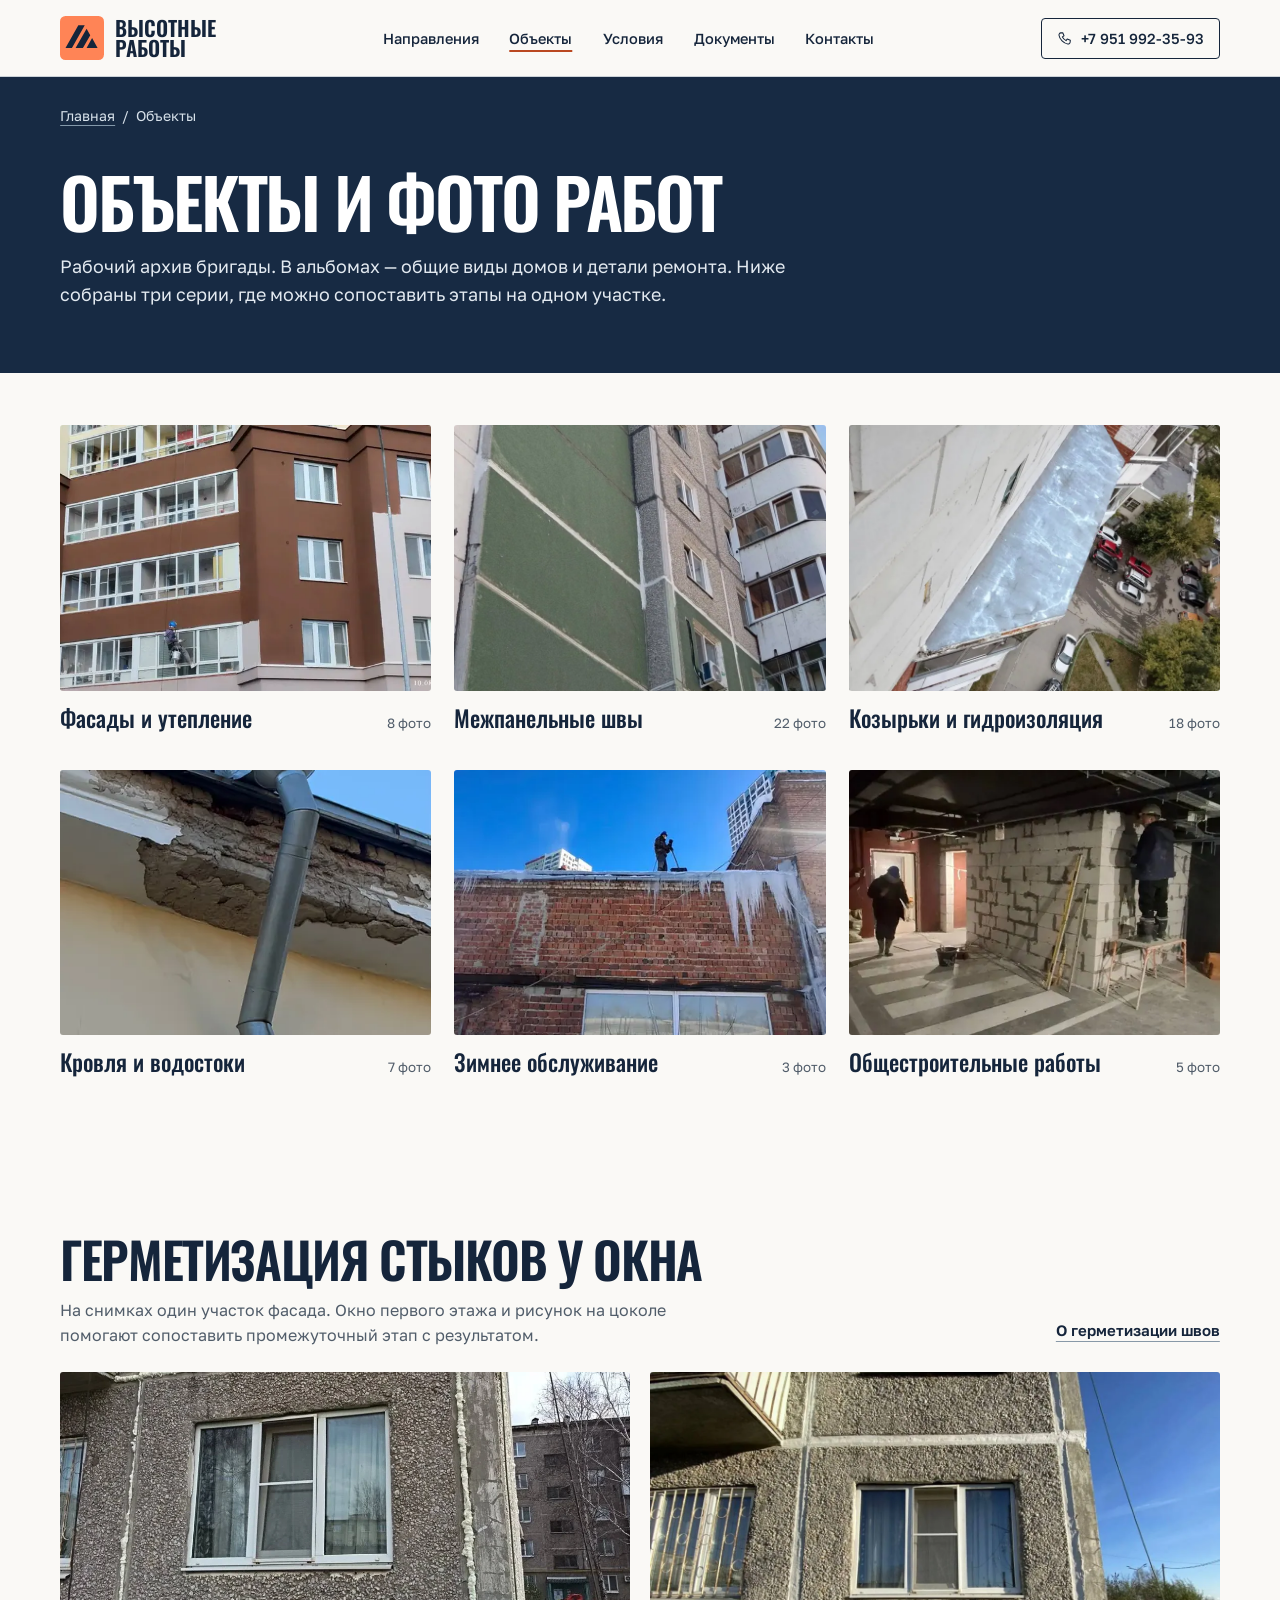
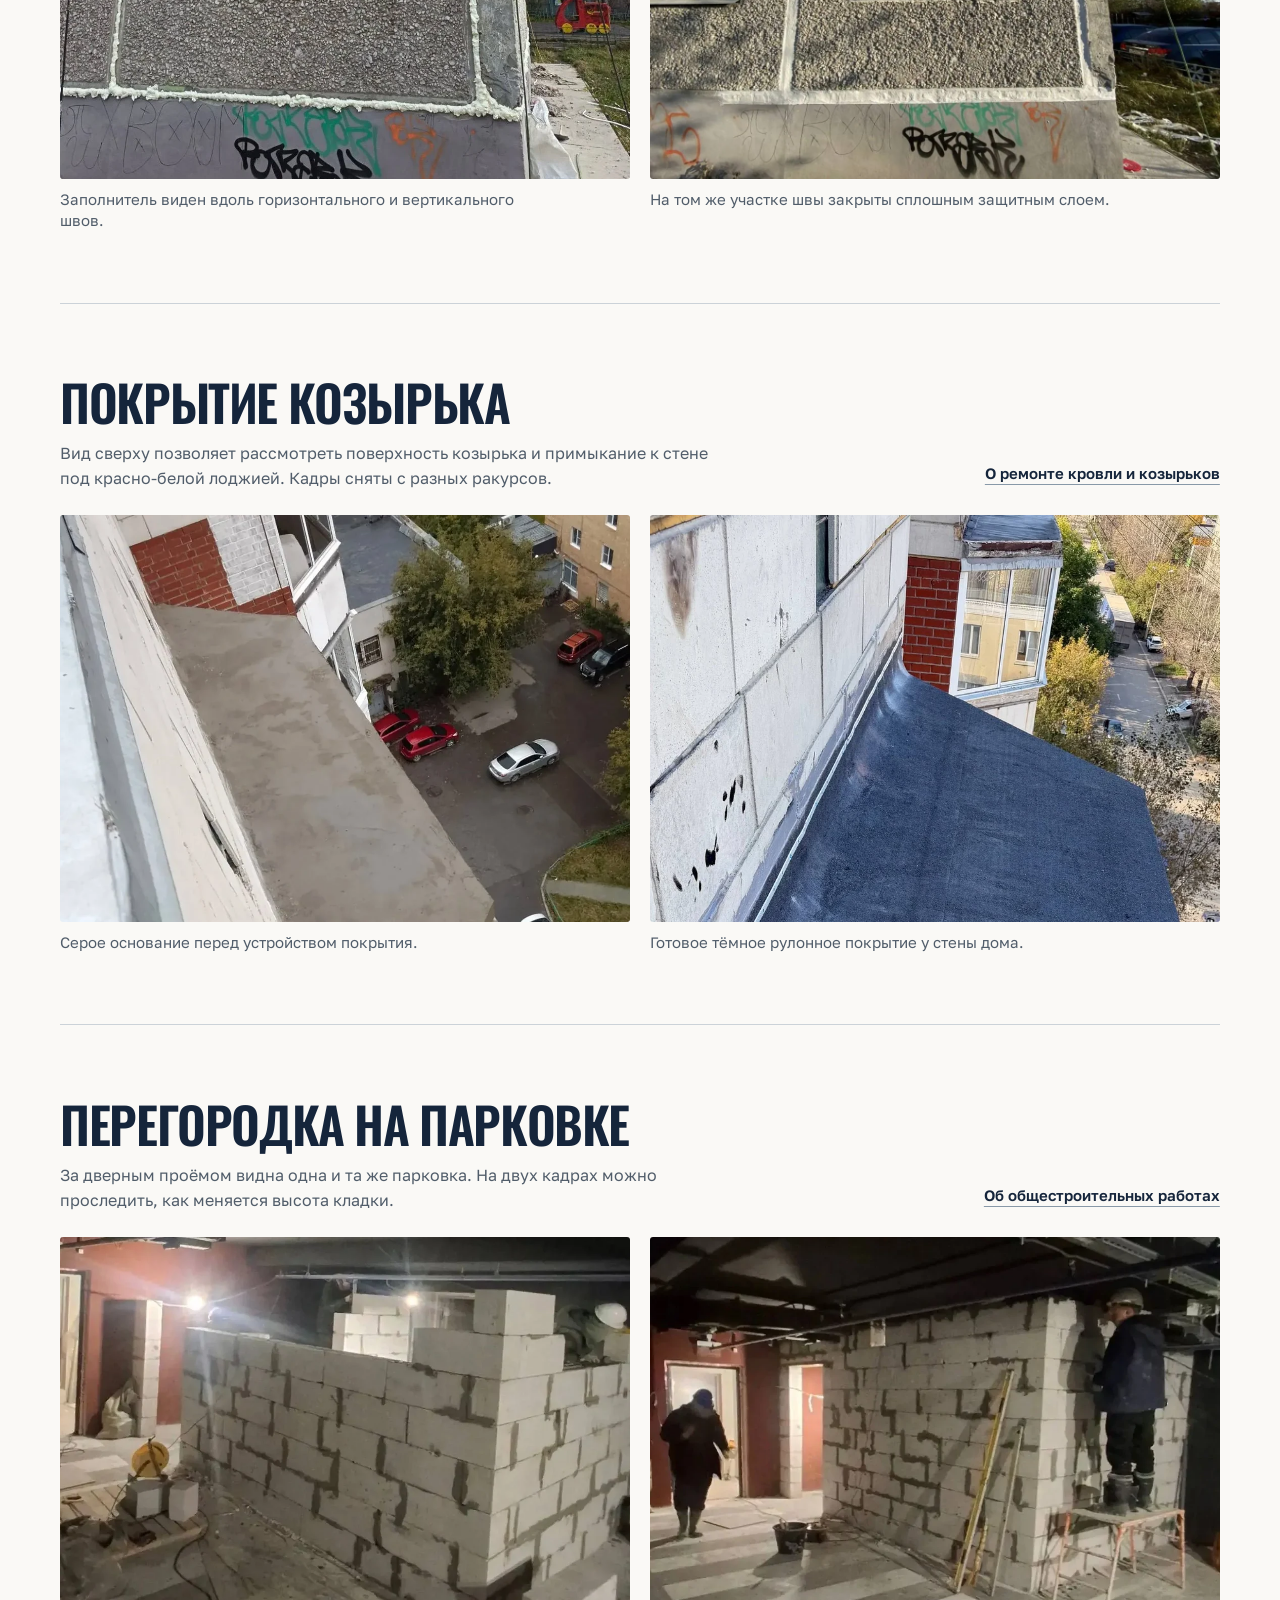
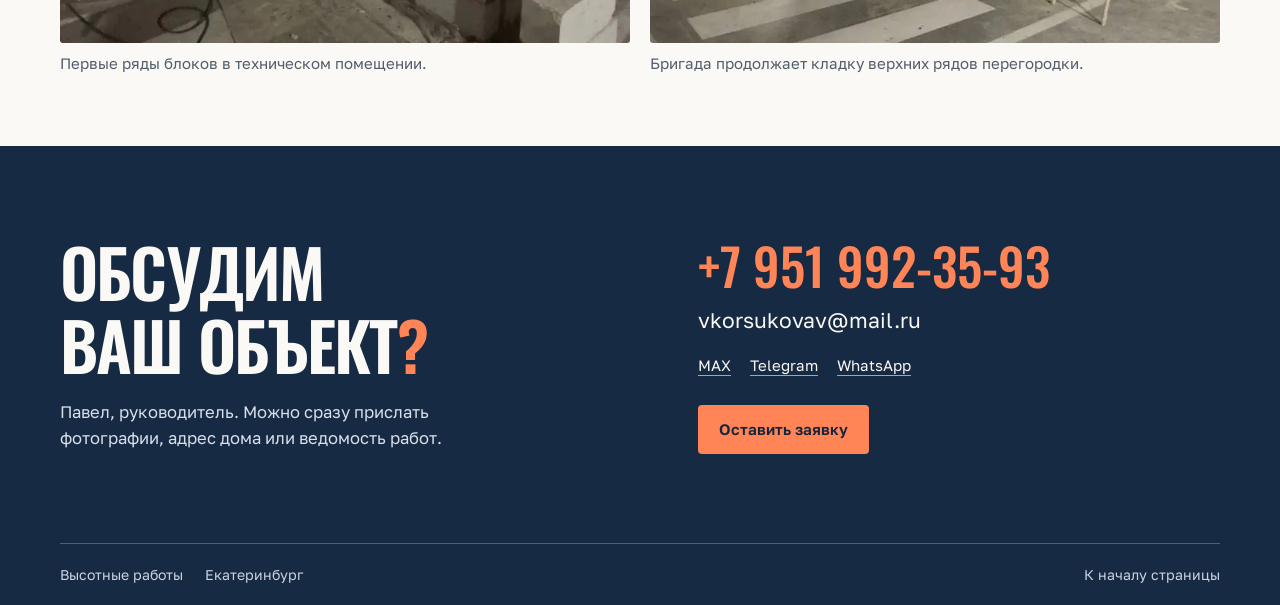
<file: projects.html>
<!doctype html>
<html lang="ru">
<head>
  <meta charset="utf-8">
  <meta name="viewport" content="width=device-width, initial-scale=1">
  <meta name="theme-color" content="#172a43">
  <meta name="description" content="Фотографии рабочих этапов, сравнение до и после и шесть альбомов бригады.">
  <title>Объекты и фото работ — Высотные работы, Екатеринбург</title>
  <link rel="icon" href="assets/mark.svg" type="image/svg+xml">
  <link rel="stylesheet" href="assets/fonts/fonts.css">
  <link rel="stylesheet" href="styles.css">
  <link rel="stylesheet" href="expanded.css">
  <script defer src="photos.js"></script>
  <script defer src="site.js"></script>
</head>
<body>
  <a class="skip" href="#main">Перейти к содержанию</a>
  <svg class="sprite" xmlns="http://www.w3.org/2000/svg" aria-hidden="true">
    <symbol id="i-pin" viewBox="0 0 24 24"><path d="M19 10c0 5-7 11-7 11S5 15 5 10a7 7 0 1 1 14 0Z"/><circle cx="12" cy="10" r="2.4"/></symbol>
    <symbol id="i-phone" viewBox="0 0 24 24"><path d="m6 3 3.2-.3 2 5-2.6 1.8a15 15 0 0 0 5.9 5.9l1.8-2.6 5 2-.3 3.2a3.3 3.3 0 0 1-3.8 2.8C10.8 20 4 13.2 3.2 6.8A3.3 3.3 0 0 1 6 3Z"/></symbol>
    <symbol id="i-mail" viewBox="0 0 24 24"><rect x="2.4" y="4.6" width="19.2" height="14.8" rx="2"/><path d="m3.3 6 8.7 7 8.7-7"/></symbol>
    <symbol id="i-telegram" viewBox="0 0 24 24"><path d="M2.4 10.1 21.3 3l-3.2 17.9-6-4.9-3.3 2.7.5-5.3L18 6.7 7.3 12.5Z"/></symbol>
    <symbol id="i-chat" viewBox="0 0 24 24"><path d="M20.8 11.6a8.8 8.8 0 0 1-9 8.8c-1.6 0-3.2-.4-4.5-1.1l-4.6 1.3 1.2-4.5A8.8 8.8 0 1 1 20.8 11.6Z"/><path d="M8.6 8.6c.4 3.2 2.3 5.2 5.9 6.3"/></symbol>
    <symbol id="i-max" viewBox="0 0 24 24"><path d="M4.6 19.8 3.7 12A8.5 8.5 0 1 1 9 19.1L5.5 21Z"/><path d="M8.3 12.5a3.9 3.9 0 1 0 7.7-1"/></symbol>
    <symbol id="i-clip" viewBox="0 0 24 24"><path d="m8.6 13.6 7.6-7.5a2.3 2.3 0 1 1 3.2 3.2L9.5 19a4.5 4.5 0 0 1-6.3-6.4L14.1 1.9"/></symbol>
    <symbol id="i-talk" viewBox="0 0 24 24"><path d="M4 4.5h16v12H9l-5 4Z"/><path d="M8 9h8m-8 3h5"/></symbol>
    <symbol id="i-menu" viewBox="0 0 24 24"><path d="M3 7h18M3 12h18M3 17h18"/></symbol>
    <symbol id="i-cross" viewBox="0 0 24 24"><path d="m5 5 14 14m0-14L5 19"/></symbol>
    <symbol id="i-prev" viewBox="0 0 24 24"><path d="m15 5-7 7 7 7"/></symbol>
    <symbol id="i-next" viewBox="0 0 24 24"><path d="m9 5 7 7-7 7"/></symbol>
    <symbol id="i-pause" viewBox="0 0 24 24"><path d="M9 5v14M15 5v14"/></symbol>
    <symbol id="i-play" viewBox="0 0 24 24"><path d="m8 5 11 7-11 7Z"/></symbol>
    <symbol id="i-add" viewBox="0 0 24 24"><path d="M4 12h16M12 4v16"/></symbol>
    <symbol id="i-doc" viewBox="0 0 24 24"><path d="M5 2.5h9l5.5 5.6v13.4H5zM14 2.8V9h5m-11 4h8m-8 4h6"/></symbol>
    <symbol id="i-copy" viewBox="0 0 24 24"><rect x="8" y="8" width="12" height="13" rx="2"/><path d="M16 7V3H4v13h3"/></symbol>
    <symbol id="i-seam" viewBox="0 0 40 40"><path d="M5 5h30v30H5zM18 5v30m4-30v30M5 18h13m4 4h13M5 22h13m4-4h13"/></symbol>
    <symbol id="i-facade" viewBox="0 0 40 40"><path d="M5 35h31M8 35V12l13-6v29m1-24h11v24M12 15v4m5-6v4m-5 6v4m5-6v4m9-9h3m-3 6h3m-3 6h3"/></symbol>
    <symbol id="i-roof" viewBox="0 0 40 40"><path d="m3 20 15-12 17 10v4L18 12 4 24Zm5 4v10h21V22m2 0v9q0 3 4 3h2"/></symbol>
    <symbol id="i-building" viewBox="0 0 40 40"><path d="M4 35h32M6 35V17h13v18m0-29h14v29M4 17h16m4-6h5m-5 6h5m-5 6h5m-5 6h5M9 35v-8h6v8"/></symbol>
  </svg>
  <header class="header">
    <div class="wrap head-inner">
      <a class="identity" href="index.html" aria-label="Высотные работы, на главную"><img src="assets/mark.svg" width="44" height="44" alt=""><span>Высотные<br>работы</span></a>
      <nav class="desktop-nav" aria-label="Основное меню"><a href="services.html">Направления</a><a href="projects.html" aria-current="page">Объекты</a><a href="cooperation.html">Условия</a><a href="documents.html">Документы</a><a href="contacts.html">Контакты</a></nav>
      <a class="header-phone" href="tel:+79519923593"><svg class="icon"><use href="#i-phone"/></svg>+7 951 992-35-93</a>
      <button class="menu-button" aria-expanded="false" aria-controls="mobile-nav" aria-label="Открыть меню"><svg class="icon"><use href="#i-menu"/></svg></button>
    </div>
    <nav class="mobile-nav" id="mobile-nav" aria-label="Мобильное меню" hidden><a href="services.html">Направления</a><a href="projects.html" aria-current="page">Объекты</a><a href="cooperation.html">Условия</a><a href="documents.html">Документы</a><a href="contacts.html">Контакты</a></nav>
  </header>
  <main id="main" class="inside"><section class="page-head"><div class="wrap"><nav aria-label="Хлебные крошки" class="crumbs"><a href="index.html">Главная</a><span aria-hidden="true">/</span><span aria-current="page">Объекты</span></nav><h1>Объекты и фото работ</h1><p>Рабочий архив бригады. В альбомах — общие виды домов и детали ремонта. Ниже собраны три серии, где можно сопоставить этапы на одном участке.</p></div></section>
  <section class="wrap section directory"><div class="albums portfolio-albums" id="albums" data-portfolio></div></section>
  <div class="wrap project-stories"><article class="project-story"><div class="story-heading"><div><h2>Герметизация стыков у окна</h2><p>На снимках один участок фасада. Окно первого этажа и рисунок на цоколе помогают сопоставить промежуточный этап с результатом.</p></div><a class="text-action" href="seams.html">О герметизации швов</a></div><div class="photo-series paired" data-photo-group="Герметизация стыков у окна"><figure><button data-full-photo="61" aria-label="Увеличить. Заполнитель виден вдоль горизонтального и вертикального швов."><img src="assets/photos/framed/61.webp" alt="Заполнитель виден вдоль горизонтального и вертикального швов." loading="lazy"></button><figcaption>Заполнитель виден вдоль горизонтального и вертикального швов.</figcaption></figure><figure><button data-full-photo="64" aria-label="Увеличить. На том же участке швы закрыты сплошным защитным слоем."><img src="assets/photos/64.webp" alt="На том же участке швы закрыты сплошным защитным слоем." loading="lazy"></button><figcaption>На том же участке швы закрыты сплошным защитным слоем.</figcaption></figure></div></article><article class="project-story"><div class="story-heading"><div><h2>Покрытие козырька</h2><p>Вид сверху позволяет рассмотреть поверхность козырька и примыкание к стене под красно-белой лоджией. Кадры сняты с разных ракурсов.</p></div><a class="text-action" href="roofs.html">О ремонте кровли и козырьков</a></div><div class="photo-series paired" data-photo-group="Покрытие козырька"><figure><button data-full-photo="90" aria-label="Увеличить. Серое основание перед устройством покрытия."><img src="assets/photos/framed/90.webp" alt="Серое основание перед устройством покрытия." loading="lazy"></button><figcaption>Серое основание перед устройством покрытия.</figcaption></figure><figure><button data-full-photo="73" aria-label="Увеличить. Готовое тёмное рулонное покрытие у стены дома."><img src="assets/photos/framed/73.webp" alt="Готовое тёмное рулонное покрытие у стены дома." loading="lazy"></button><figcaption>Готовое тёмное рулонное покрытие у стены дома.</figcaption></figure></div></article><article class="project-story"><div class="story-heading"><div><h2>Перегородка на парковке</h2><p>За дверным проёмом видна одна и та же парковка. На двух кадрах можно проследить, как меняется высота кладки.</p></div><a class="text-action" href="building.html">Об общестроительных работах</a></div><div class="photo-series paired" data-photo-group="Перегородка на парковке"><figure><button data-full-photo="31" aria-label="Увеличить. Первые ряды блоков в техническом помещении."><img src="assets/photos/framed/31.webp" alt="Первые ряды блоков в техническом помещении." loading="lazy"></button><figcaption>Первые ряды блоков в техническом помещении.</figcaption></figure><figure><button data-full-photo="33" aria-label="Увеличить. Бригада продолжает кладку верхних рядов перегородки."><img src="assets/photos/framed/33.webp" alt="Бригада продолжает кладку верхних рядов перегородки." loading="lazy"></button><figcaption>Бригада продолжает кладку верхних рядов перегородки.</figcaption></figure></div></article></div><section id="contacts" class="contact-section"><div class="wrap contact-grid"><div><h2>Обсудим<br>ваш объект<span>?</span></h2><p>Павел, руководитель. Можно сразу прислать фотографии, адрес дома или ведомость работ.</p></div><div class="contact-details"><a class="big-phone" href="tel:+79519923593">+7 951 992-35-93</a><a class="email" href="mailto:vkorsukovav@mail.ru">vkorsukovav@mail.ru</a><div class="messengers"><button data-contact="max">MAX</button><a href="https://t.me/+79519923593" target="_blank" rel="noopener">Telegram</a><a href="https://wa.me/79519923593" target="_blank" rel="noopener">WhatsApp</a></div><button class="button primary" data-contact="discussion">Оставить заявку</button></div></div></section></main>
  <footer><div class="wrap footer-inner"><span>Высотные работы</span><span>Екатеринбург</span><a href="#main">К началу страницы</a></div></footer>
  <a class="button primary floating-call" href="tel:+79519923593">
    <svg class="icon" aria-hidden="true"><use href="#i-phone"/></svg><span>Позвонить</span>
  </a>
  <dialog id="gallery" aria-labelledby="gallery-title">
    <div class="gallery-shell">
      <div class="gallery-top"><h2 id="gallery-title"></h2><button id="gallery-fit" hidden>Весь кадр</button><button class="icon-button" data-close aria-label="Закрыть фотографии"><svg class="icon"><use href="#i-cross"/></svg></button></div>
      <div class="gallery-stage"><img id="gallery-image" alt=""></div>
      <div class="gallery-bottom" aria-live="polite"><span id="gallery-caption"></span><div class="gallery-navigation"><button id="previous" class="gallery-arrow" aria-label="Предыдущая фотография"><svg class="icon"><use href="#i-prev"/></svg></button><span id="gallery-count"></span><button id="next" class="gallery-arrow" aria-label="Следующая фотография"><svg class="icon"><use href="#i-next"/></svg></button></div></div>
    </div>
  </dialog>
  <dialog id="contact-dialog" aria-labelledby="dialog-title"><div class="dialog-body"><button class="dialog-close icon-button" data-close aria-label="Закрыть окно"><svg class="icon"><use href="#i-cross"/></svg></button><h2 id="dialog-title"></h2><div id="dialog-content"></div></div></dialog>
  <template id="request-form-template">
    <form class="contact-form" method="post" action="https://formsubmit.co/vkorsukovav@mail.ru" enctype="multipart/form-data">
      <input type="hidden" name="_subject" value="Новая заявка с nadezhnytyl.ru">
      <input type="hidden" name="_template" value="table">
      <input type="hidden" name="_next" value="https://nadezhnytyl.ru/thanks.html">
      <input type="hidden" name="_url" value="https://nadezhnytyl.ru/contacts.html">
      <input type="hidden" name="Тема" value="Заявка на работы">
      <label hidden>Оставьте это поле пустым<input type="text" name="_honey" autocomplete="off" tabindex="-1"></label>
      <div class="contact-fields">
        <label><span>Ваше имя</span><input type="text" name="Имя" autocomplete="name" placeholder="Как к вам обращаться" maxlength="100" required></label>
        <label><span>Телефон</span><input type="tel" name="Телефон" autocomplete="tel" placeholder="+7 900 000-00-00" maxlength="25" required></label>
      </div>
      <label><span>Что нужно сделать?</span><textarea name="Задача" rows="3" maxlength="2200" placeholder="Например, очистить водостоки у второго подъезда" required></textarea></label>
      <details class="request-extras">
        <summary>Добавить организацию и адрес</summary>
        <div class="contact-fields">
          <label><span>УК, ТСЖ или компания</span><input type="text" name="Организация" autocomplete="organization" maxlength="160"></label>
          <label><span>Адрес объекта</span><input type="text" name="Адрес" placeholder="Улица и номер дома" maxlength="200"></label>
        </div>
      </details>
      <label><span>Фото или дефектная ведомость <small>по желанию</small></span><input type="file" name="attachment" accept=".jpg,.jpeg,.png,.webp,.pdf,.doc,.docx,.xls,.xlsx"><small>Один файл до 10 МБ</small></label>
      <button class="button primary" type="submit">Отправить заявку</button>
      <small>Данные заявки передаются руководителю через <a href="https://formsubmit.co/" target="_blank" rel="noopener">FormSubmit</a>.</small>
    </form>
  </template>
</body>
</html>
</file>
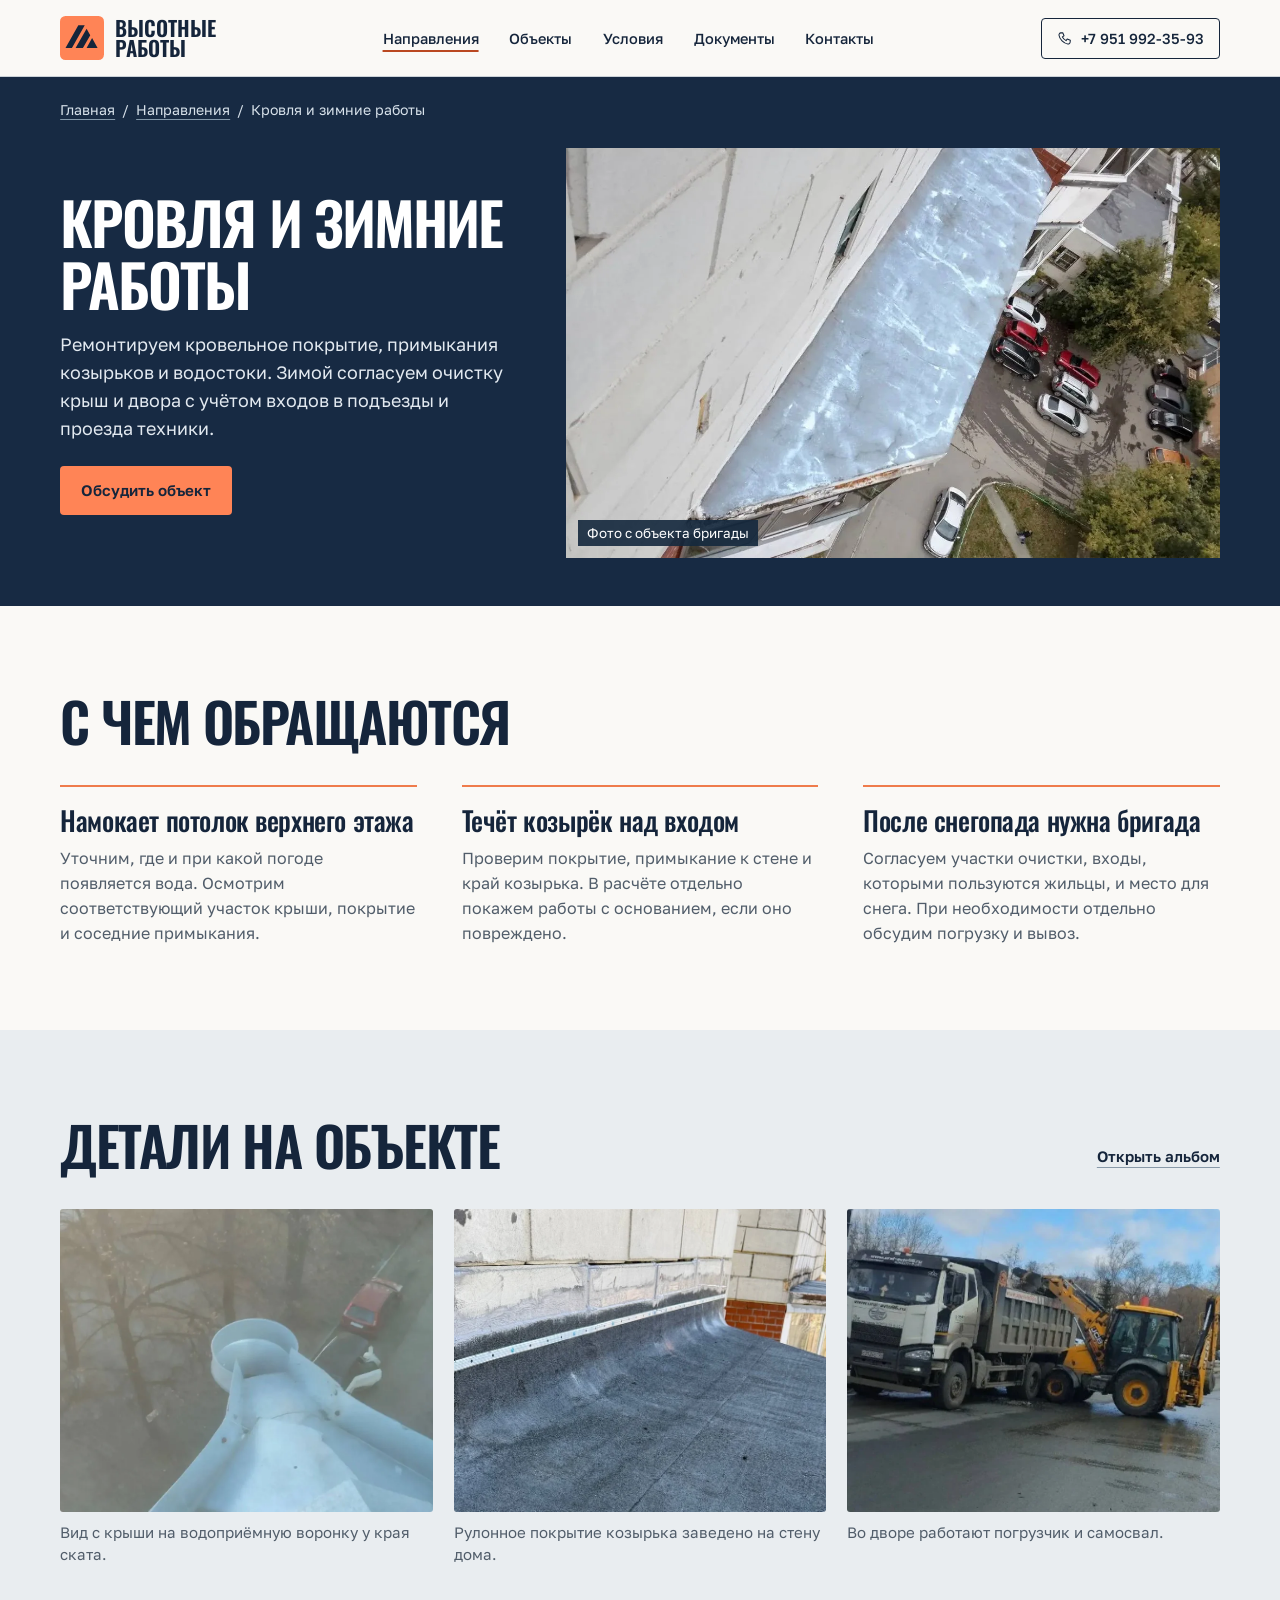
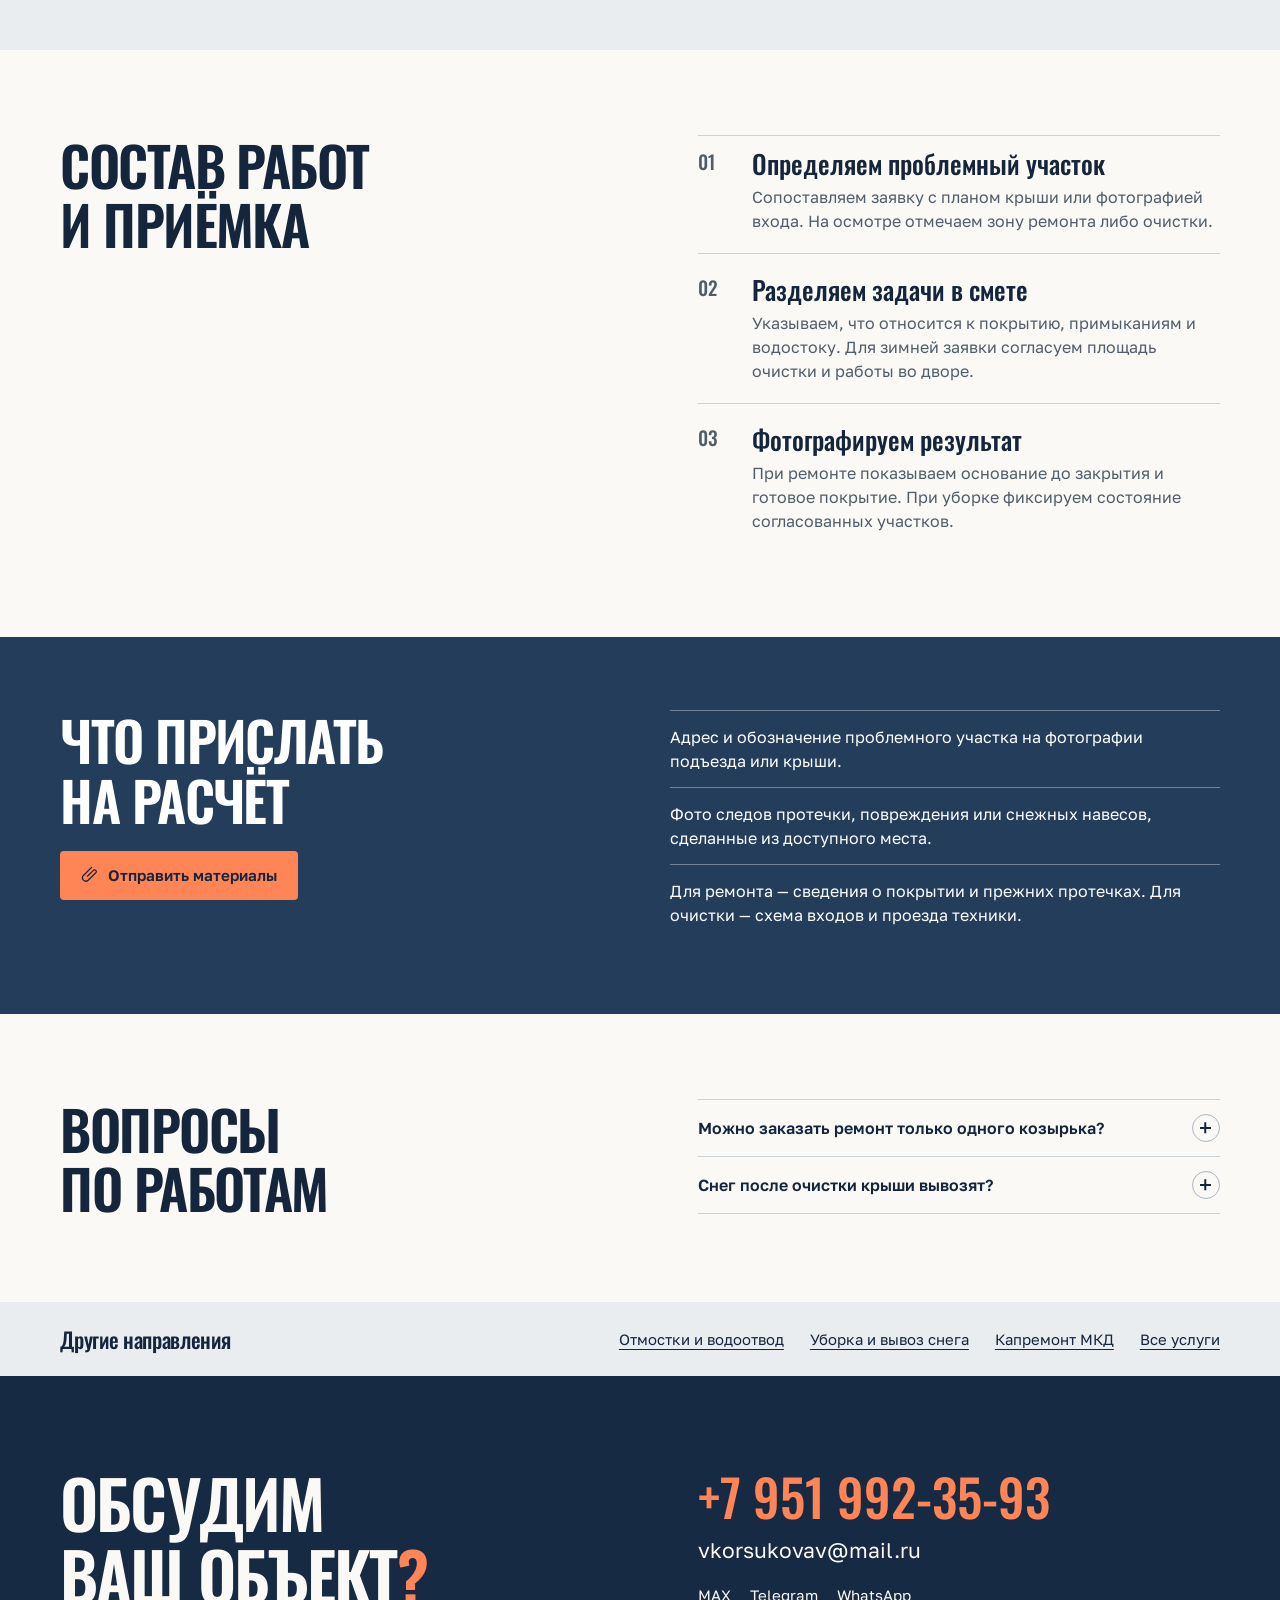
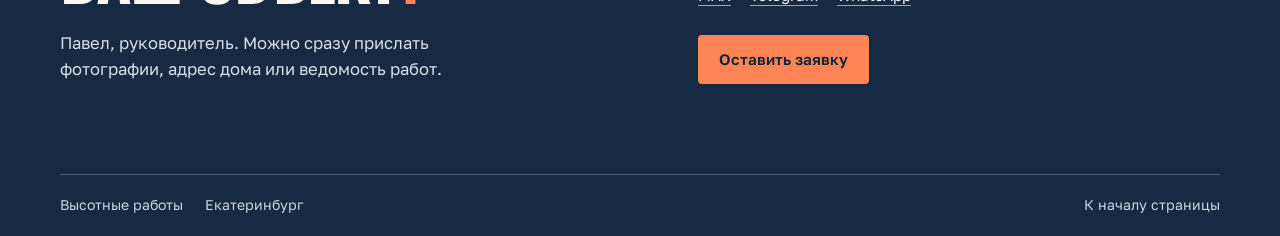
<file: roofs.html>
<!doctype html>
<html lang="ru">
<head>
  <meta charset="utf-8">
  <meta name="viewport" content="width=device-width, initial-scale=1">
  <meta name="theme-color" content="#172a43">
  <meta name="description" content="Ремонтируем кровельное покрытие, примыкания козырьков и водостоки. Зимой согласуем очистку крыш и двора с учётом входов в подъезды и проезда техники.">
  <title>Кровля и зимние работы — Высотные работы, Екатеринбург</title>
  <link rel="icon" href="assets/mark.svg" type="image/svg+xml">
  <link rel="stylesheet" href="assets/fonts/fonts.css">
  <link rel="stylesheet" href="styles.css">
  <link rel="stylesheet" href="expanded.css">
  <script defer src="photos.js"></script>
  <script defer src="site.js"></script>
</head>
<body>
  <a class="skip" href="#main">Перейти к содержанию</a>
  <svg class="sprite" xmlns="http://www.w3.org/2000/svg" aria-hidden="true">
    <symbol id="i-pin" viewBox="0 0 24 24"><path d="M19 10c0 5-7 11-7 11S5 15 5 10a7 7 0 1 1 14 0Z"/><circle cx="12" cy="10" r="2.4"/></symbol>
    <symbol id="i-phone" viewBox="0 0 24 24"><path d="m6 3 3.2-.3 2 5-2.6 1.8a15 15 0 0 0 5.9 5.9l1.8-2.6 5 2-.3 3.2a3.3 3.3 0 0 1-3.8 2.8C10.8 20 4 13.2 3.2 6.8A3.3 3.3 0 0 1 6 3Z"/></symbol>
    <symbol id="i-mail" viewBox="0 0 24 24"><rect x="2.4" y="4.6" width="19.2" height="14.8" rx="2"/><path d="m3.3 6 8.7 7 8.7-7"/></symbol>
    <symbol id="i-telegram" viewBox="0 0 24 24"><path d="M2.4 10.1 21.3 3l-3.2 17.9-6-4.9-3.3 2.7.5-5.3L18 6.7 7.3 12.5Z"/></symbol>
    <symbol id="i-chat" viewBox="0 0 24 24"><path d="M20.8 11.6a8.8 8.8 0 0 1-9 8.8c-1.6 0-3.2-.4-4.5-1.1l-4.6 1.3 1.2-4.5A8.8 8.8 0 1 1 20.8 11.6Z"/><path d="M8.6 8.6c.4 3.2 2.3 5.2 5.9 6.3"/></symbol>
    <symbol id="i-max" viewBox="0 0 24 24"><path d="M4.6 19.8 3.7 12A8.5 8.5 0 1 1 9 19.1L5.5 21Z"/><path d="M8.3 12.5a3.9 3.9 0 1 0 7.7-1"/></symbol>
    <symbol id="i-clip" viewBox="0 0 24 24"><path d="m8.6 13.6 7.6-7.5a2.3 2.3 0 1 1 3.2 3.2L9.5 19a4.5 4.5 0 0 1-6.3-6.4L14.1 1.9"/></symbol>
    <symbol id="i-talk" viewBox="0 0 24 24"><path d="M4 4.5h16v12H9l-5 4Z"/><path d="M8 9h8m-8 3h5"/></symbol>
    <symbol id="i-menu" viewBox="0 0 24 24"><path d="M3 7h18M3 12h18M3 17h18"/></symbol>
    <symbol id="i-cross" viewBox="0 0 24 24"><path d="m5 5 14 14m0-14L5 19"/></symbol>
    <symbol id="i-prev" viewBox="0 0 24 24"><path d="m15 5-7 7 7 7"/></symbol>
    <symbol id="i-next" viewBox="0 0 24 24"><path d="m9 5 7 7-7 7"/></symbol>
    <symbol id="i-pause" viewBox="0 0 24 24"><path d="M9 5v14M15 5v14"/></symbol>
    <symbol id="i-play" viewBox="0 0 24 24"><path d="m8 5 11 7-11 7Z"/></symbol>
    <symbol id="i-add" viewBox="0 0 24 24"><path d="M4 12h16M12 4v16"/></symbol>
    <symbol id="i-doc" viewBox="0 0 24 24"><path d="M5 2.5h9l5.5 5.6v13.4H5zM14 2.8V9h5m-11 4h8m-8 4h6"/></symbol>
    <symbol id="i-copy" viewBox="0 0 24 24"><rect x="8" y="8" width="12" height="13" rx="2"/><path d="M16 7V3H4v13h3"/></symbol>
    <symbol id="i-seam" viewBox="0 0 40 40"><path d="M5 5h30v30H5zM18 5v30m4-30v30M5 18h13m4 4h13M5 22h13m4-4h13"/></symbol>
    <symbol id="i-facade" viewBox="0 0 40 40"><path d="M5 35h31M8 35V12l13-6v29m1-24h11v24M12 15v4m5-6v4m-5 6v4m5-6v4m9-9h3m-3 6h3m-3 6h3"/></symbol>
    <symbol id="i-roof" viewBox="0 0 40 40"><path d="m3 20 15-12 17 10v4L18 12 4 24Zm5 4v10h21V22m2 0v9q0 3 4 3h2"/></symbol>
    <symbol id="i-building" viewBox="0 0 40 40"><path d="M4 35h32M6 35V17h13v18m0-29h14v29M4 17h16m4-6h5m-5 6h5m-5 6h5m-5 6h5M9 35v-8h6v8"/></symbol>
  </svg>
  <header class="header">
    <div class="wrap head-inner">
      <a class="identity" href="index.html" aria-label="Высотные работы, на главную"><img src="assets/mark.svg" width="44" height="44" alt=""><span>Высотные<br>работы</span></a>
      <nav class="desktop-nav" aria-label="Основное меню"><a href="services.html" class="current-section">Направления</a><a href="projects.html">Объекты</a><a href="cooperation.html">Условия</a><a href="documents.html">Документы</a><a href="contacts.html">Контакты</a></nav>
      <a class="header-phone" href="tel:+79519923593"><svg class="icon"><use href="#i-phone"/></svg>+7 951 992-35-93</a>
      <button class="menu-button" aria-expanded="false" aria-controls="mobile-nav" aria-label="Открыть меню"><svg class="icon"><use href="#i-menu"/></svg></button>
    </div>
    <nav class="mobile-nav" id="mobile-nav" aria-label="Мобильное меню" hidden><a href="services.html" class="current-section">Направления</a><a href="projects.html">Объекты</a><a href="cooperation.html">Условия</a><a href="documents.html">Документы</a><a href="contacts.html">Контакты</a></nav>
  </header>
  <main id="main" class="inside"><section class="direction-hero"><div class="wrap"><nav aria-label="Хлебные крошки" class="crumbs"><a href="index.html">Главная</a><span aria-hidden="true">/</span><a href="services.html">Направления</a><span aria-hidden="true">/</span><span aria-current="page">Кровля и зимние работы</span></nav><div class="direction-intro"><div><h1>Кровля и зимние работы</h1><p>Ремонтируем кровельное покрытие, примыкания козырьков и водостоки. Зимой согласуем очистку крыш и двора с учётом входов в подъезды и проезда техники.</p><button class="button primary" data-topic="Кровля и зимние работы">Обсудить объект</button></div><figure><img src="assets/photos/91.webp" alt="Кровля и зимние работы на объекте"><figcaption>Фото с объекта бригады</figcaption></figure></div></div></section>
  <section class="wrap section"><div class="section-head"><h2>С чем обращаются</h2></div><div class="purpose-grid"><article><h3>Намокает потолок верхнего этажа</h3><p>Уточним, где и при какой погоде появляется вода. Осмотрим соответствующий участок крыши, покрытие и соседние примыкания.</p></article><article><h3>Течёт козырёк над входом</h3><p>Проверим покрытие, примыкание к стене и край козырька. В расчёте отдельно покажем работы с основанием, если оно повреждено.</p></article><article><h3>После снегопада нужна бригада</h3><p>Согласуем участки очистки, входы, которыми пользуются жильцы, и место для снега. При необходимости отдельно обсудим погрузку и вывоз.</p></article></div></section>
  <section class="band"><div class="wrap section"><div class="section-head"><h2>Детали на объекте</h2><button class="text-action" data-open-album="roofs">Открыть альбом</button></div><div class="photo-series " data-photo-group="Кровля и зимние работы"><figure><button data-full-photo="56" aria-label="Увеличить. Вид с крыши на водоприёмную воронку у края ската."><img src="assets/photos/framed/56.webp" alt="Вид с крыши на водоприёмную воронку у края ската." loading="lazy"></button><figcaption>Вид с крыши на водоприёмную воронку у края ската.</figcaption></figure><figure><button data-full-photo="72" aria-label="Увеличить. Рулонное покрытие козырька заведено на стену дома."><img src="assets/photos/framed/72.webp" alt="Рулонное покрытие козырька заведено на стену дома." loading="lazy"></button><figcaption>Рулонное покрытие козырька заведено на стену дома.</figcaption></figure><figure><button data-full-photo="37" aria-label="Увеличить. Во дворе работают погрузчик и самосвал."><img src="assets/photos/framed/37.webp" alt="Во дворе работают погрузчик и самосвал." loading="lazy"></button><figcaption>Во дворе работают погрузчик и самосвал.</figcaption></figure></div></div></section>
  <section class="wrap section terms-grid"><div><h2>Состав работ<br> и приёмка</h2></div><ol class="steps"><li><div><h3>Определяем проблемный участок</h3><p>Сопоставляем заявку с планом крыши или фотографией входа. На осмотре отмечаем зону ремонта либо очистки.</p></div></li><li><div><h3>Разделяем задачи в смете</h3><p>Указываем, что относится к покрытию, примыканиям и водостоку. Для зимней заявки согласуем площадь очистки и работы во дворе.</p></div></li><li><div><h3>Фотографируем результат</h3><p>При ремонте показываем основание до закрытия и готовое покрытие. При уборке фиксируем состояние согласованных участков.</p></div></li></ol></section>
  <section class="intake"><div class="wrap intake-grid"><div><h2>Что прислать<br> на расчёт</h2><button class="button primary" data-contact="files"><svg class="icon" aria-hidden="true"><use href="#i-clip"/></svg>Отправить материалы</button></div><ul class="ruled-list"><li>Адрес и обозначение проблемного участка на фотографии подъезда или крыши.</li><li>Фото следов протечки, повреждения или снежных навесов, сделанные из доступного места.</li><li>Для ремонта — сведения о покрытии и прежних протечках. Для очистки — схема входов и проезда техники.</li></ul></div></section>
  <section class="wrap section docs-grid"><h2>Вопросы<br> по работам</h2><div class="questions"><details><summary>Можно заказать ремонт только одного козырька?<span class="expand" aria-hidden="true"></span></summary><p>Да. Нужны фото входа целиком и описание проблемы. Определим, достаточно ли ремонта покрытия или нужно восстановить основание и примыкание к стене.</p></details><details><summary>Снег после очистки крыши вывозят?<span class="expand" aria-hidden="true"></span></summary><p>Это отдельная часть задания. До выхода на объект договоримся, где можно разместить снег, нужен ли погрузчик и требуется ли вывоз.</p></details></div></section>
  <aside class="related"><div class="wrap"><h3>Другие направления</h3><a href="drainage.html">Отмостки и водоотвод</a><a href="winter.html">Уборка и вывоз снега</a><a href="capital-repair.html">Капремонт МКД</a><a href="services.html">Все услуги</a></div></aside><section id="contacts" class="contact-section"><div class="wrap contact-grid"><div><h2>Обсудим<br>ваш объект<span>?</span></h2><p>Павел, руководитель. Можно сразу прислать фотографии, адрес дома или ведомость работ.</p></div><div class="contact-details"><a class="big-phone" href="tel:+79519923593">+7 951 992-35-93</a><a class="email" href="mailto:vkorsukovav@mail.ru">vkorsukovav@mail.ru</a><div class="messengers"><button data-contact="max">MAX</button><a href="https://t.me/+79519923593" target="_blank" rel="noopener">Telegram</a><a href="https://wa.me/79519923593" target="_blank" rel="noopener">WhatsApp</a></div><button class="button primary" data-contact="discussion">Оставить заявку</button></div></div></section></main>
  <footer><div class="wrap footer-inner"><span>Высотные работы</span><span>Екатеринбург</span><a href="#main">К началу страницы</a></div></footer>
  <a class="button primary floating-call" href="tel:+79519923593">
    <svg class="icon" aria-hidden="true"><use href="#i-phone"/></svg><span>Позвонить</span>
  </a>
  <dialog id="gallery" aria-labelledby="gallery-title">
    <div class="gallery-shell">
      <div class="gallery-top"><h2 id="gallery-title"></h2><button id="gallery-fit" hidden>Весь кадр</button><button class="icon-button" data-close aria-label="Закрыть фотографии"><svg class="icon"><use href="#i-cross"/></svg></button></div>
      <div class="gallery-stage"><img id="gallery-image" alt=""></div>
      <div class="gallery-bottom" aria-live="polite"><span id="gallery-caption"></span><div class="gallery-navigation"><button id="previous" class="gallery-arrow" aria-label="Предыдущая фотография"><svg class="icon"><use href="#i-prev"/></svg></button><span id="gallery-count"></span><button id="next" class="gallery-arrow" aria-label="Следующая фотография"><svg class="icon"><use href="#i-next"/></svg></button></div></div>
    </div>
  </dialog>
  <dialog id="contact-dialog" aria-labelledby="dialog-title"><div class="dialog-body"><button class="dialog-close icon-button" data-close aria-label="Закрыть окно"><svg class="icon"><use href="#i-cross"/></svg></button><h2 id="dialog-title"></h2><div id="dialog-content"></div></div></dialog>
  <template id="request-form-template">
    <form class="contact-form" method="post" action="https://formsubmit.co/vkorsukovav@mail.ru" enctype="multipart/form-data">
      <input type="hidden" name="_subject" value="Новая заявка с nadezhnytyl.ru">
      <input type="hidden" name="_template" value="table">
      <input type="hidden" name="_next" value="https://nadezhnytyl.ru/thanks.html">
      <input type="hidden" name="_url" value="https://nadezhnytyl.ru/contacts.html">
      <input type="hidden" name="Тема" value="Заявка на работы">
      <label hidden>Оставьте это поле пустым<input type="text" name="_honey" autocomplete="off" tabindex="-1"></label>
      <div class="contact-fields">
        <label><span>Ваше имя</span><input type="text" name="Имя" autocomplete="name" placeholder="Как к вам обращаться" maxlength="100" required></label>
        <label><span>Телефон</span><input type="tel" name="Телефон" autocomplete="tel" placeholder="+7 900 000-00-00" maxlength="25" required></label>
      </div>
      <label><span>Что нужно сделать?</span><textarea name="Задача" rows="3" maxlength="2200" placeholder="Например, очистить водостоки у второго подъезда" required></textarea></label>
      <details class="request-extras">
        <summary>Добавить организацию и адрес</summary>
        <div class="contact-fields">
          <label><span>УК, ТСЖ или компания</span><input type="text" name="Организация" autocomplete="organization" maxlength="160"></label>
          <label><span>Адрес объекта</span><input type="text" name="Адрес" placeholder="Улица и номер дома" maxlength="200"></label>
        </div>
      </details>
      <label><span>Фото или дефектная ведомость <small>по желанию</small></span><input type="file" name="attachment" accept=".jpg,.jpeg,.png,.webp,.pdf,.doc,.docx,.xls,.xlsx"><small>Один файл до 10 МБ</small></label>
      <button class="button primary" type="submit">Отправить заявку</button>
      <small>Данные заявки передаются руководителю через <a href="https://formsubmit.co/" target="_blank" rel="noopener">FormSubmit</a>.</small>
    </form>
  </template>
</body>
</html>
</file>
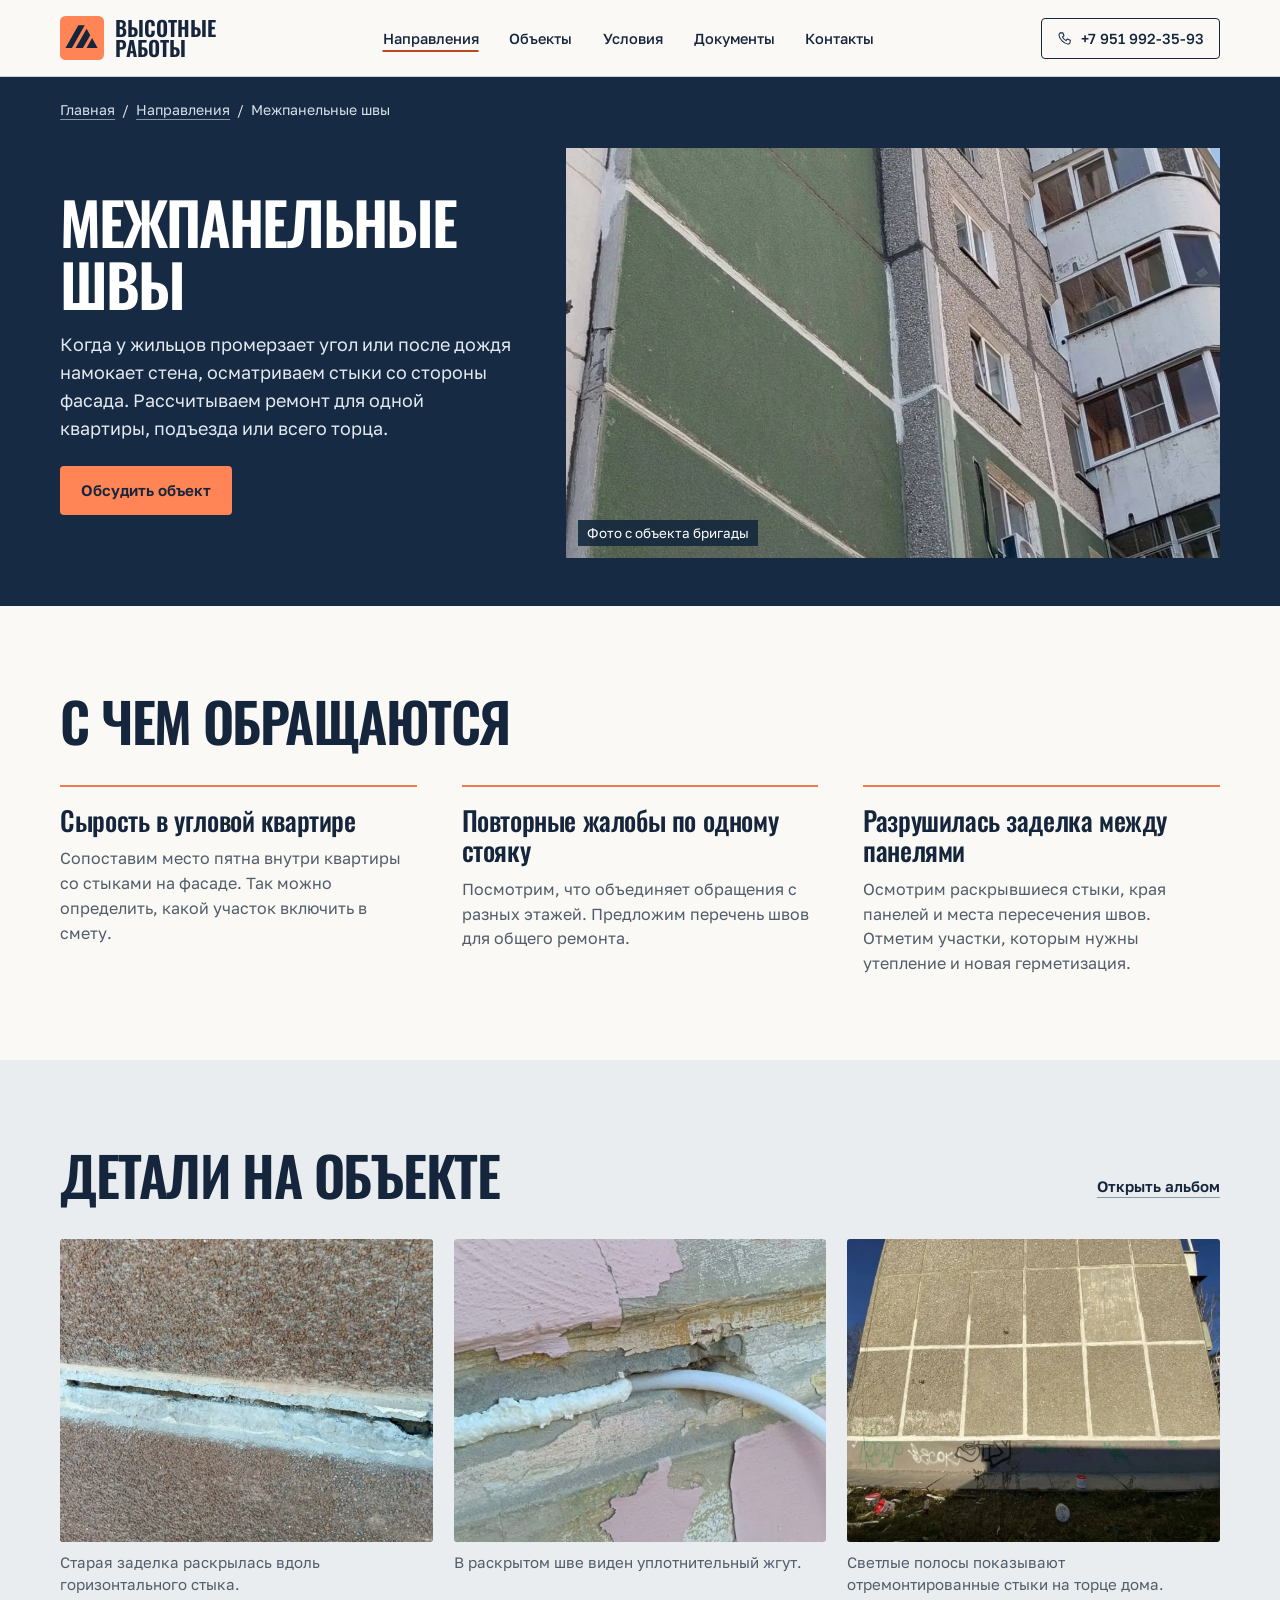
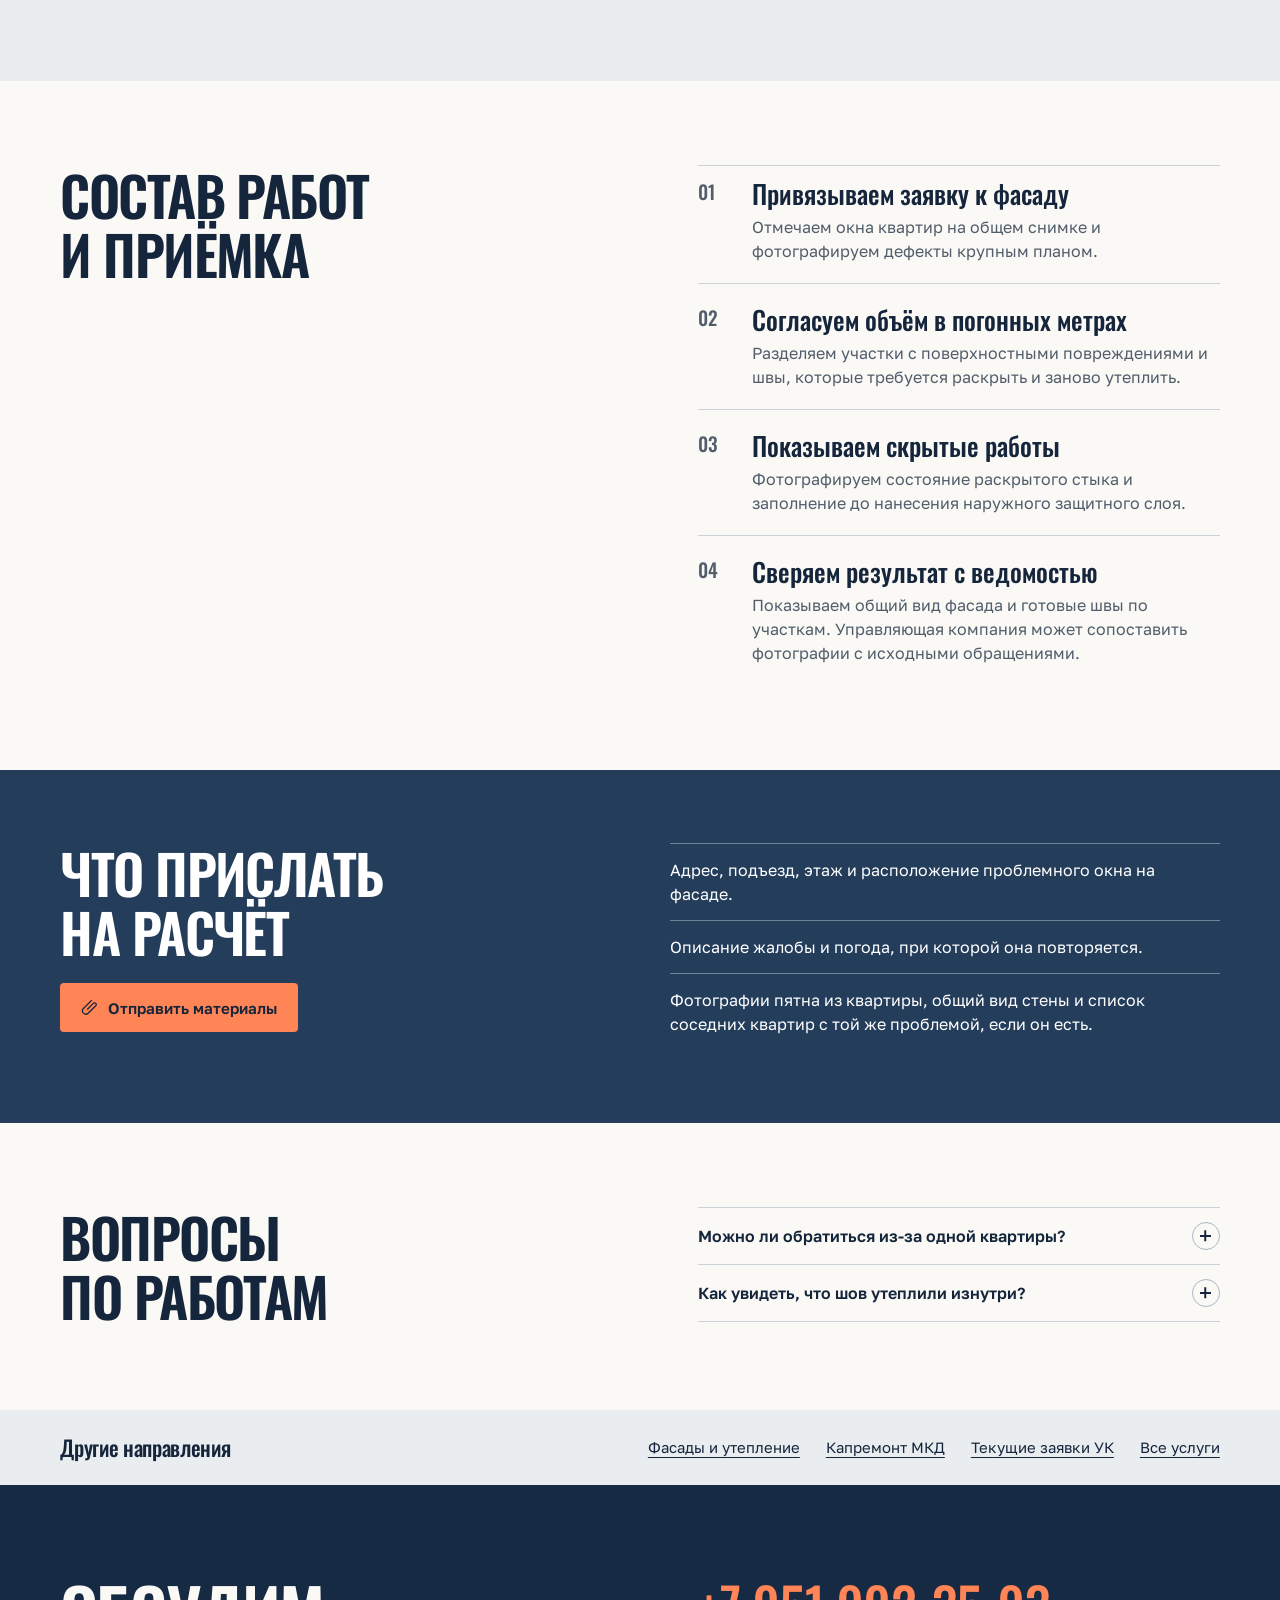
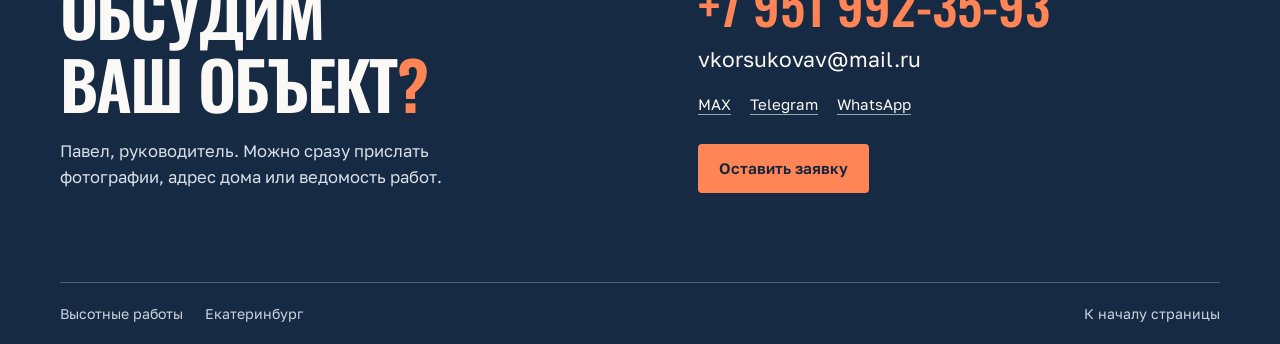
<file: seams.html>
<!doctype html>
<html lang="ru">
<head>
  <meta charset="utf-8">
  <meta name="viewport" content="width=device-width, initial-scale=1">
  <meta name="theme-color" content="#172a43">
  <meta name="description" content="Когда у жильцов промерзает угол или после дождя намокает стена, осматриваем стыки со стороны фасада. Рассчитываем ремонт для одной квартиры, подъезда или всего торца.">
  <title>Межпанельные швы — Высотные работы, Екатеринбург</title>
  <link rel="icon" href="assets/mark.svg" type="image/svg+xml">
  <link rel="stylesheet" href="assets/fonts/fonts.css">
  <link rel="stylesheet" href="styles.css">
  <link rel="stylesheet" href="expanded.css">
  <script defer src="photos.js"></script>
  <script defer src="site.js"></script>
</head>
<body>
  <a class="skip" href="#main">Перейти к содержанию</a>
  <svg class="sprite" xmlns="http://www.w3.org/2000/svg" aria-hidden="true">
    <symbol id="i-pin" viewBox="0 0 24 24"><path d="M19 10c0 5-7 11-7 11S5 15 5 10a7 7 0 1 1 14 0Z"/><circle cx="12" cy="10" r="2.4"/></symbol>
    <symbol id="i-phone" viewBox="0 0 24 24"><path d="m6 3 3.2-.3 2 5-2.6 1.8a15 15 0 0 0 5.9 5.9l1.8-2.6 5 2-.3 3.2a3.3 3.3 0 0 1-3.8 2.8C10.8 20 4 13.2 3.2 6.8A3.3 3.3 0 0 1 6 3Z"/></symbol>
    <symbol id="i-mail" viewBox="0 0 24 24"><rect x="2.4" y="4.6" width="19.2" height="14.8" rx="2"/><path d="m3.3 6 8.7 7 8.7-7"/></symbol>
    <symbol id="i-telegram" viewBox="0 0 24 24"><path d="M2.4 10.1 21.3 3l-3.2 17.9-6-4.9-3.3 2.7.5-5.3L18 6.7 7.3 12.5Z"/></symbol>
    <symbol id="i-chat" viewBox="0 0 24 24"><path d="M20.8 11.6a8.8 8.8 0 0 1-9 8.8c-1.6 0-3.2-.4-4.5-1.1l-4.6 1.3 1.2-4.5A8.8 8.8 0 1 1 20.8 11.6Z"/><path d="M8.6 8.6c.4 3.2 2.3 5.2 5.9 6.3"/></symbol>
    <symbol id="i-max" viewBox="0 0 24 24"><path d="M4.6 19.8 3.7 12A8.5 8.5 0 1 1 9 19.1L5.5 21Z"/><path d="M8.3 12.5a3.9 3.9 0 1 0 7.7-1"/></symbol>
    <symbol id="i-clip" viewBox="0 0 24 24"><path d="m8.6 13.6 7.6-7.5a2.3 2.3 0 1 1 3.2 3.2L9.5 19a4.5 4.5 0 0 1-6.3-6.4L14.1 1.9"/></symbol>
    <symbol id="i-talk" viewBox="0 0 24 24"><path d="M4 4.5h16v12H9l-5 4Z"/><path d="M8 9h8m-8 3h5"/></symbol>
    <symbol id="i-menu" viewBox="0 0 24 24"><path d="M3 7h18M3 12h18M3 17h18"/></symbol>
    <symbol id="i-cross" viewBox="0 0 24 24"><path d="m5 5 14 14m0-14L5 19"/></symbol>
    <symbol id="i-prev" viewBox="0 0 24 24"><path d="m15 5-7 7 7 7"/></symbol>
    <symbol id="i-next" viewBox="0 0 24 24"><path d="m9 5 7 7-7 7"/></symbol>
    <symbol id="i-pause" viewBox="0 0 24 24"><path d="M9 5v14M15 5v14"/></symbol>
    <symbol id="i-play" viewBox="0 0 24 24"><path d="m8 5 11 7-11 7Z"/></symbol>
    <symbol id="i-add" viewBox="0 0 24 24"><path d="M4 12h16M12 4v16"/></symbol>
    <symbol id="i-doc" viewBox="0 0 24 24"><path d="M5 2.5h9l5.5 5.6v13.4H5zM14 2.8V9h5m-11 4h8m-8 4h6"/></symbol>
    <symbol id="i-copy" viewBox="0 0 24 24"><rect x="8" y="8" width="12" height="13" rx="2"/><path d="M16 7V3H4v13h3"/></symbol>
    <symbol id="i-seam" viewBox="0 0 40 40"><path d="M5 5h30v30H5zM18 5v30m4-30v30M5 18h13m4 4h13M5 22h13m4-4h13"/></symbol>
    <symbol id="i-facade" viewBox="0 0 40 40"><path d="M5 35h31M8 35V12l13-6v29m1-24h11v24M12 15v4m5-6v4m-5 6v4m5-6v4m9-9h3m-3 6h3m-3 6h3"/></symbol>
    <symbol id="i-roof" viewBox="0 0 40 40"><path d="m3 20 15-12 17 10v4L18 12 4 24Zm5 4v10h21V22m2 0v9q0 3 4 3h2"/></symbol>
    <symbol id="i-building" viewBox="0 0 40 40"><path d="M4 35h32M6 35V17h13v18m0-29h14v29M4 17h16m4-6h5m-5 6h5m-5 6h5m-5 6h5M9 35v-8h6v8"/></symbol>
  </svg>
  <header class="header">
    <div class="wrap head-inner">
      <a class="identity" href="index.html" aria-label="Высотные работы, на главную"><img src="assets/mark.svg" width="44" height="44" alt=""><span>Высотные<br>работы</span></a>
      <nav class="desktop-nav" aria-label="Основное меню"><a href="services.html" class="current-section">Направления</a><a href="projects.html">Объекты</a><a href="cooperation.html">Условия</a><a href="documents.html">Документы</a><a href="contacts.html">Контакты</a></nav>
      <a class="header-phone" href="tel:+79519923593"><svg class="icon"><use href="#i-phone"/></svg>+7 951 992-35-93</a>
      <button class="menu-button" aria-expanded="false" aria-controls="mobile-nav" aria-label="Открыть меню"><svg class="icon"><use href="#i-menu"/></svg></button>
    </div>
    <nav class="mobile-nav" id="mobile-nav" aria-label="Мобильное меню" hidden><a href="services.html" class="current-section">Направления</a><a href="projects.html">Объекты</a><a href="cooperation.html">Условия</a><a href="documents.html">Документы</a><a href="contacts.html">Контакты</a></nav>
  </header>
  <main id="main" class="inside"><section class="direction-hero"><div class="wrap"><nav aria-label="Хлебные крошки" class="crumbs"><a href="index.html">Главная</a><span aria-hidden="true">/</span><a href="services.html">Направления</a><span aria-hidden="true">/</span><span aria-current="page">Межпанельные швы</span></nav><div class="direction-intro"><div><h1>Межпанельные швы</h1><p>Когда у жильцов промерзает угол или после дождя намокает стена, осматриваем стыки со стороны фасада. Рассчитываем ремонт для одной квартиры, подъезда или всего торца.</p><button class="button primary" data-topic="Межпанельные швы">Обсудить объект</button></div><figure><img src="assets/photos/68.webp" alt="Межпанельные швы на объекте"><figcaption>Фото с объекта бригады</figcaption></figure></div></div></section>
  <section class="wrap section"><div class="section-head"><h2>С чем обращаются</h2></div><div class="purpose-grid"><article><h3>Сырость в угловой квартире</h3><p>Сопоставим место пятна внутри квартиры со стыками на фасаде. Так можно определить, какой участок включить в смету.</p></article><article><h3>Повторные жалобы по одному стояку</h3><p>Посмотрим, что объединяет обращения с разных этажей. Предложим перечень швов для общего ремонта.</p></article><article><h3>Разрушилась заделка между панелями</h3><p>Осмотрим раскрывшиеся стыки, края панелей и места пересечения швов. Отметим участки, которым нужны утепление и новая герметизация.</p></article></div></section>
  <section class="band"><div class="wrap section"><div class="section-head"><h2>Детали на объекте</h2><button class="text-action" data-open-album="seams">Открыть альбом</button></div><div class="photo-series " data-photo-group="Межпанельные швы"><figure><button data-full-photo="39" aria-label="Увеличить. Старая заделка раскрылась вдоль горизонтального стыка."><img src="assets/photos/39.webp" alt="Старая заделка раскрылась вдоль горизонтального стыка." loading="lazy"></button><figcaption>Старая заделка раскрылась вдоль горизонтального стыка.</figcaption></figure><figure><button data-full-photo="59" aria-label="Увеличить. В раскрытом шве виден уплотнительный жгут."><img src="assets/photos/framed/59.webp" alt="В раскрытом шве виден уплотнительный жгут." loading="lazy"></button><figcaption>В раскрытом шве виден уплотнительный жгут.</figcaption></figure><figure><button data-full-photo="63" aria-label="Увеличить. Светлые полосы показывают отремонтированные стыки на торце дома."><img src="assets/photos/63.webp" alt="Светлые полосы показывают отремонтированные стыки на торце дома." loading="lazy"></button><figcaption>Светлые полосы показывают отремонтированные стыки на торце дома.</figcaption></figure></div></div></section>
  <section class="wrap section terms-grid"><div><h2>Состав работ<br> и приёмка</h2></div><ol class="steps"><li><div><h3>Привязываем заявку к фасаду</h3><p>Отмечаем окна квартир на общем снимке и фотографируем дефекты крупным планом.</p></div></li><li><div><h3>Согласуем объём в погонных метрах</h3><p>Разделяем участки с поверхностными повреждениями и швы, которые требуется раскрыть и заново утеплить.</p></div></li><li><div><h3>Показываем скрытые работы</h3><p>Фотографируем состояние раскрытого стыка и заполнение до нанесения наружного защитного слоя.</p></div></li><li><div><h3>Сверяем результат с ведомостью</h3><p>Показываем общий вид фасада и готовые швы по участкам. Управляющая компания может сопоставить фотографии с исходными обращениями.</p></div></li></ol></section>
  <section class="intake"><div class="wrap intake-grid"><div><h2>Что прислать<br> на расчёт</h2><button class="button primary" data-contact="files"><svg class="icon" aria-hidden="true"><use href="#i-clip"/></svg>Отправить материалы</button></div><ul class="ruled-list"><li>Адрес, подъезд, этаж и расположение проблемного окна на фасаде.</li><li>Описание жалобы и погода, при которой она повторяется.</li><li>Фотографии пятна из квартиры, общий вид стены и список соседних квартир с той же проблемой, если он есть.</li></ul></div></section>
  <section class="wrap section docs-grid"><h2>Вопросы<br> по работам</h2><div class="questions"><details><summary>Можно ли обратиться из-за одной квартиры?<span class="expand" aria-hidden="true"></span></summary><p>Да. Начнём с конкретного окна или угла. Если повреждение продолжается на соседнюю панель, покажем границы участка и согласуем объём с УК.</p></details><details><summary>Как увидеть, что шов утеплили изнутри?<span class="expand" aria-hidden="true"></span></summary><p>Попросите включить фото скрытых работ в задание. Сделаем снимки раскрытого и заполненного стыка до того, как его закроет герметик.</p></details></div></section>
  <aside class="related"><div class="wrap"><h3>Другие направления</h3><a href="facades.html">Фасады и утепление</a><a href="capital-repair.html">Капремонт МКД</a><a href="maintenance.html">Текущие заявки УК</a><a href="services.html">Все услуги</a></div></aside><section id="contacts" class="contact-section"><div class="wrap contact-grid"><div><h2>Обсудим<br>ваш объект<span>?</span></h2><p>Павел, руководитель. Можно сразу прислать фотографии, адрес дома или ведомость работ.</p></div><div class="contact-details"><a class="big-phone" href="tel:+79519923593">+7 951 992-35-93</a><a class="email" href="mailto:vkorsukovav@mail.ru">vkorsukovav@mail.ru</a><div class="messengers"><button data-contact="max">MAX</button><a href="https://t.me/+79519923593" target="_blank" rel="noopener">Telegram</a><a href="https://wa.me/79519923593" target="_blank" rel="noopener">WhatsApp</a></div><button class="button primary" data-contact="discussion">Оставить заявку</button></div></div></section></main>
  <footer><div class="wrap footer-inner"><span>Высотные работы</span><span>Екатеринбург</span><a href="#main">К началу страницы</a></div></footer>
  <a class="button primary floating-call" href="tel:+79519923593">
    <svg class="icon" aria-hidden="true"><use href="#i-phone"/></svg><span>Позвонить</span>
  </a>
  <dialog id="gallery" aria-labelledby="gallery-title">
    <div class="gallery-shell">
      <div class="gallery-top"><h2 id="gallery-title"></h2><button id="gallery-fit" hidden>Весь кадр</button><button class="icon-button" data-close aria-label="Закрыть фотографии"><svg class="icon"><use href="#i-cross"/></svg></button></div>
      <div class="gallery-stage"><img id="gallery-image" alt=""></div>
      <div class="gallery-bottom" aria-live="polite"><span id="gallery-caption"></span><div class="gallery-navigation"><button id="previous" class="gallery-arrow" aria-label="Предыдущая фотография"><svg class="icon"><use href="#i-prev"/></svg></button><span id="gallery-count"></span><button id="next" class="gallery-arrow" aria-label="Следующая фотография"><svg class="icon"><use href="#i-next"/></svg></button></div></div>
    </div>
  </dialog>
  <dialog id="contact-dialog" aria-labelledby="dialog-title"><div class="dialog-body"><button class="dialog-close icon-button" data-close aria-label="Закрыть окно"><svg class="icon"><use href="#i-cross"/></svg></button><h2 id="dialog-title"></h2><div id="dialog-content"></div></div></dialog>
  <template id="request-form-template">
    <form class="contact-form" method="post" action="https://formsubmit.co/vkorsukovav@mail.ru" enctype="multipart/form-data">
      <input type="hidden" name="_subject" value="Новая заявка с nadezhnytyl.ru">
      <input type="hidden" name="_template" value="table">
      <input type="hidden" name="_next" value="https://nadezhnytyl.ru/thanks.html">
      <input type="hidden" name="_url" value="https://nadezhnytyl.ru/contacts.html">
      <input type="hidden" name="Тема" value="Заявка на работы">
      <label hidden>Оставьте это поле пустым<input type="text" name="_honey" autocomplete="off" tabindex="-1"></label>
      <div class="contact-fields">
        <label><span>Ваше имя</span><input type="text" name="Имя" autocomplete="name" placeholder="Как к вам обращаться" maxlength="100" required></label>
        <label><span>Телефон</span><input type="tel" name="Телефон" autocomplete="tel" placeholder="+7 900 000-00-00" maxlength="25" required></label>
      </div>
      <label><span>Что нужно сделать?</span><textarea name="Задача" rows="3" maxlength="2200" placeholder="Например, очистить водостоки у второго подъезда" required></textarea></label>
      <details class="request-extras">
        <summary>Добавить организацию и адрес</summary>
        <div class="contact-fields">
          <label><span>УК, ТСЖ или компания</span><input type="text" name="Организация" autocomplete="organization" maxlength="160"></label>
          <label><span>Адрес объекта</span><input type="text" name="Адрес" placeholder="Улица и номер дома" maxlength="200"></label>
        </div>
      </details>
      <label><span>Фото или дефектная ведомость <small>по желанию</small></span><input type="file" name="attachment" accept=".jpg,.jpeg,.png,.webp,.pdf,.doc,.docx,.xls,.xlsx"><small>Один файл до 10 МБ</small></label>
      <button class="button primary" type="submit">Отправить заявку</button>
      <small>Данные заявки передаются руководителю через <a href="https://formsubmit.co/" target="_blank" rel="noopener">FormSubmit</a>.</small>
    </form>
  </template>
</body>
</html>
</file>
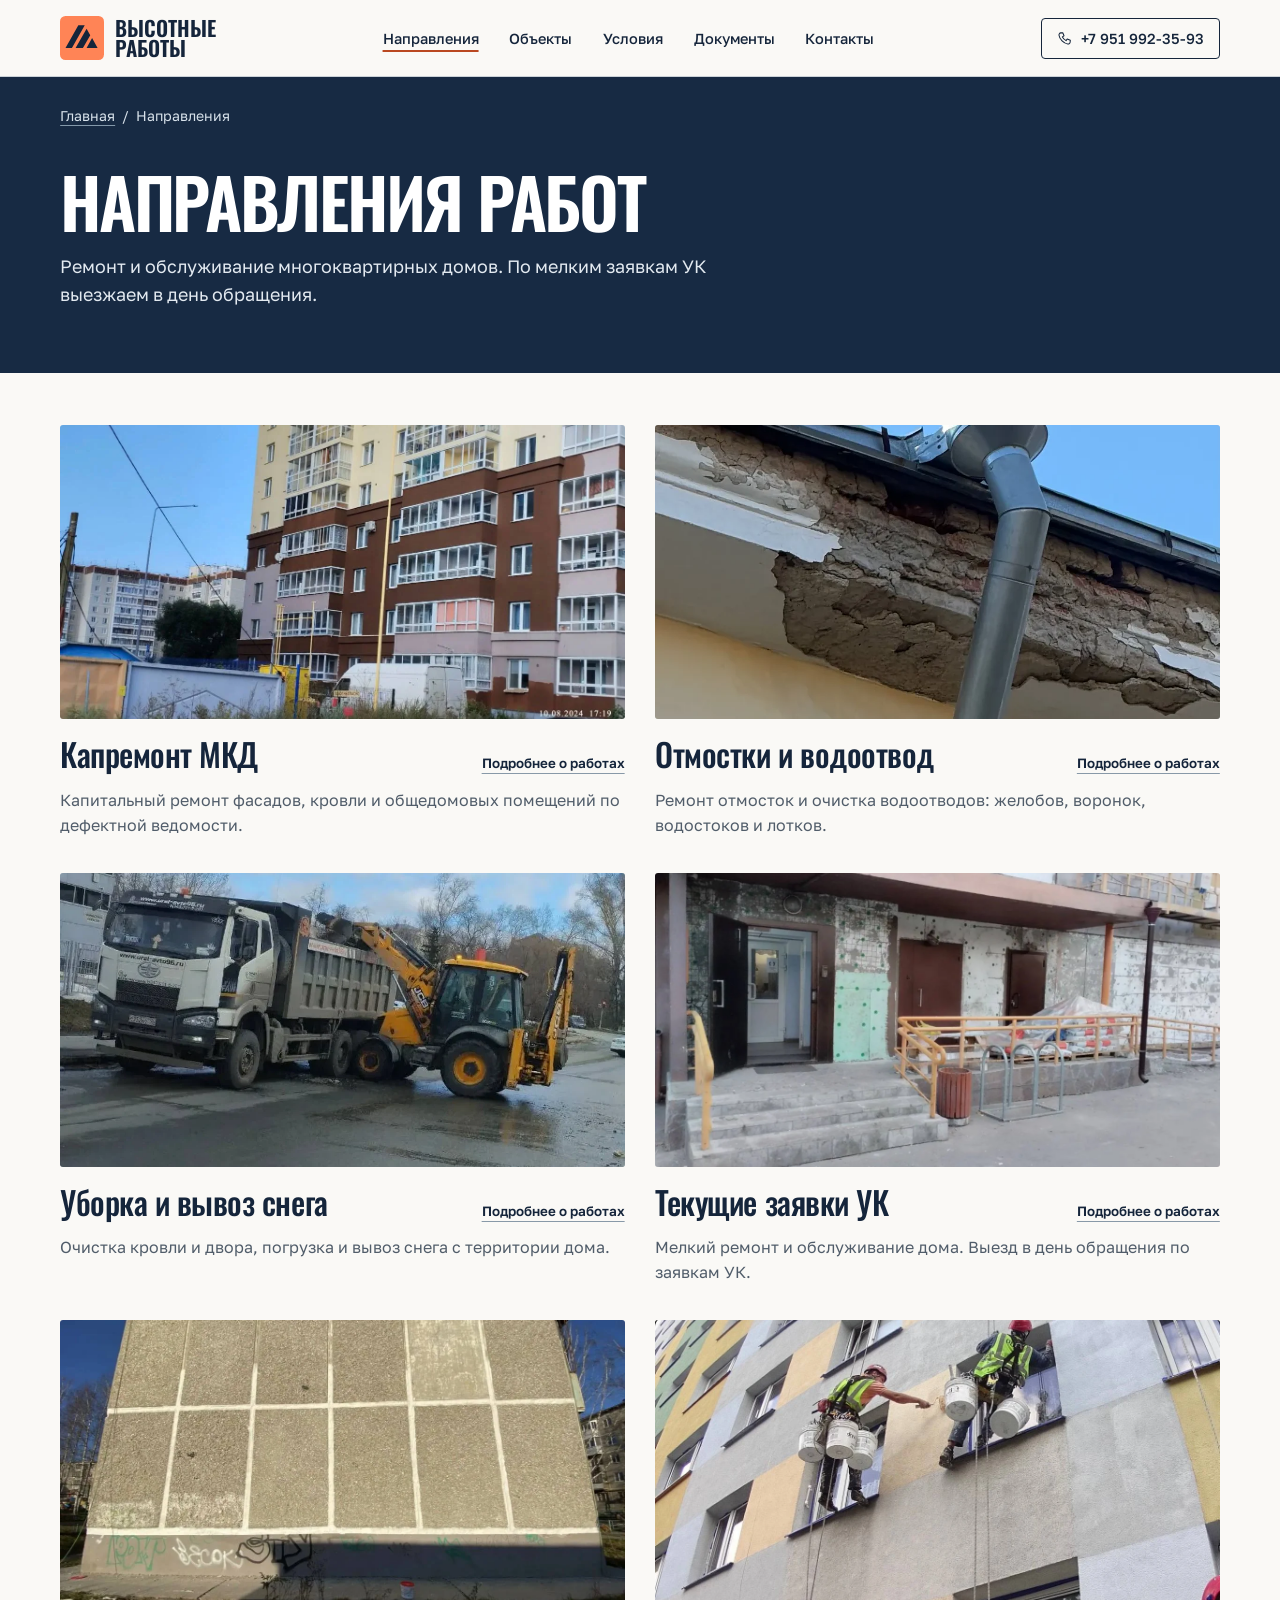
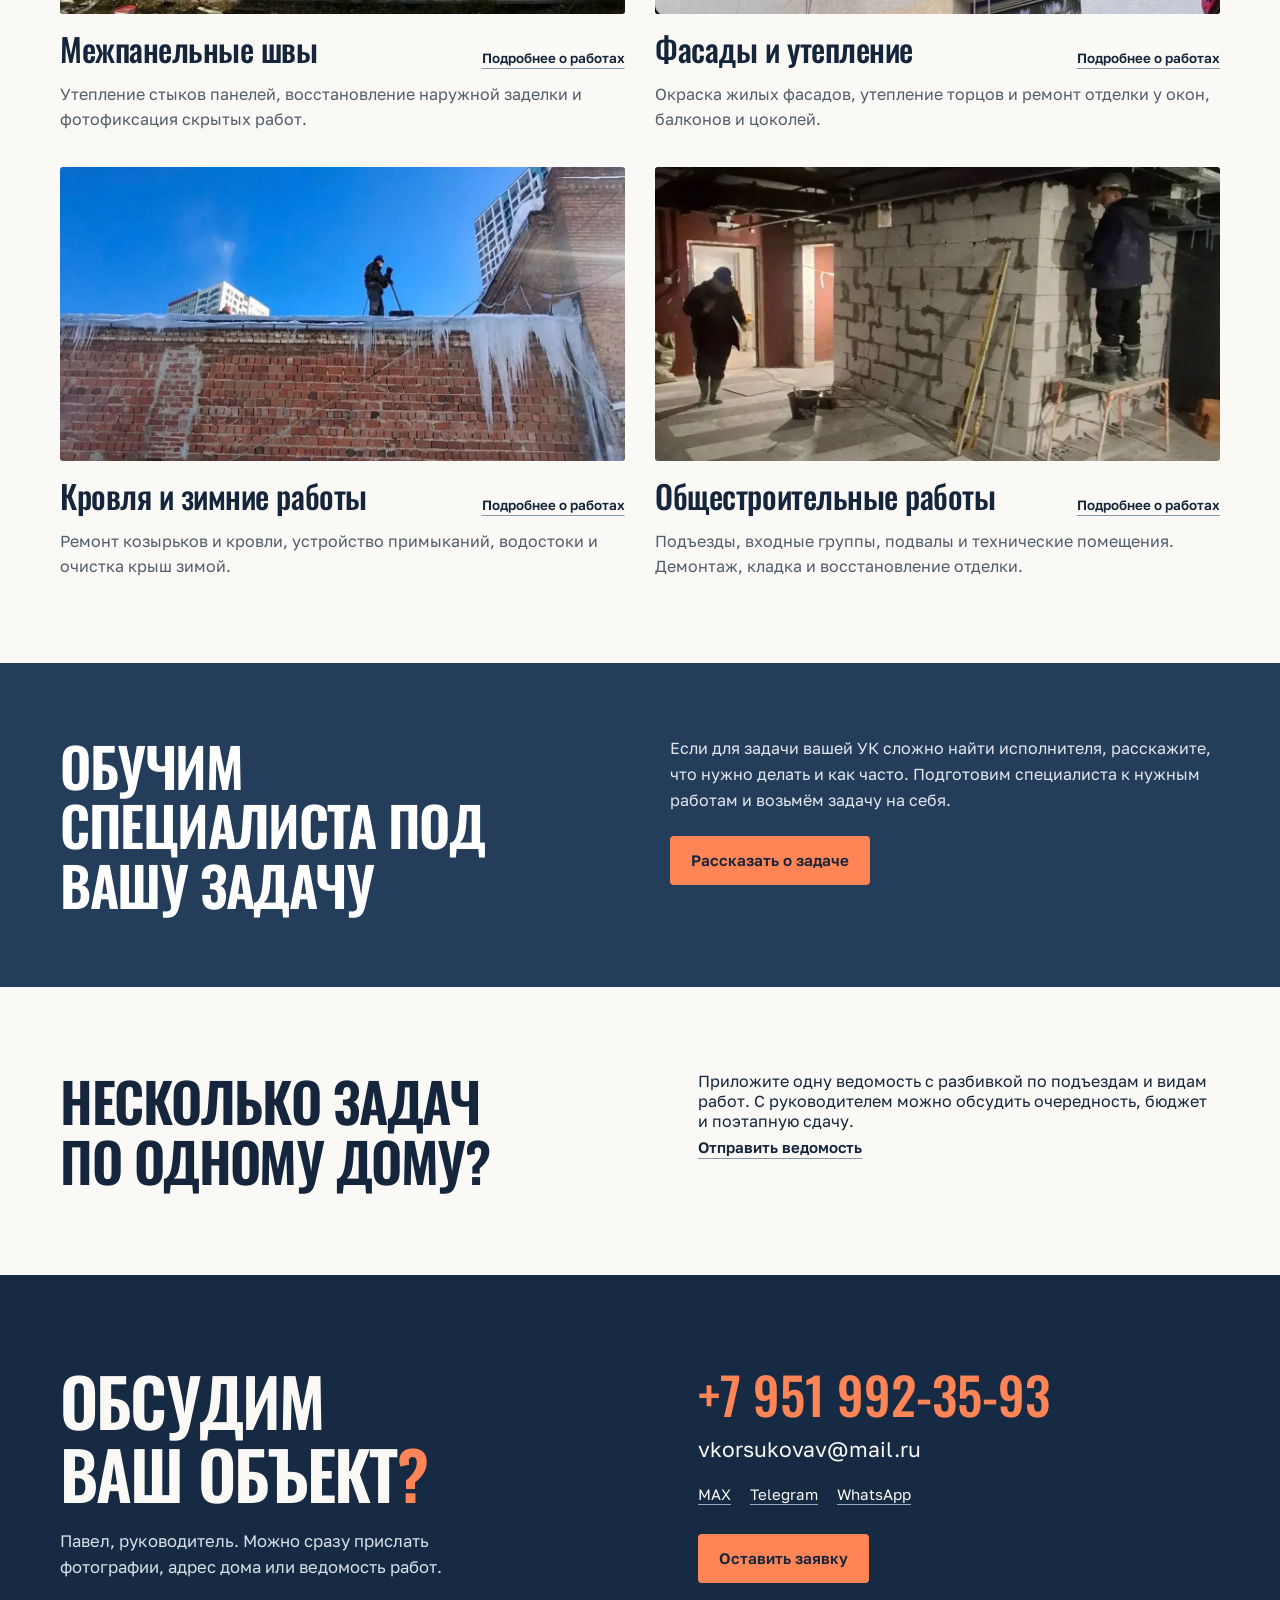
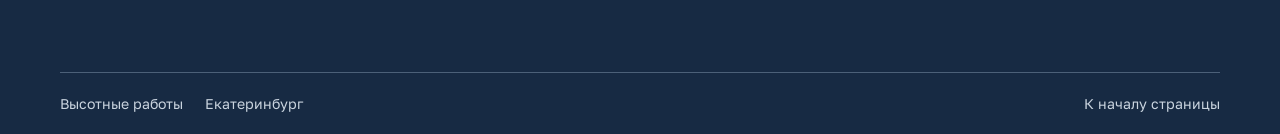
<file: services.html>
<!doctype html>
<html lang="ru">
<head>
  <meta charset="utf-8">
  <meta name="viewport" content="width=device-width, initial-scale=1">
  <meta name="theme-color" content="#172a43">
  <meta name="description" content="Капремонт, фасады, кровля, отмостки, очистка водоотводов, вывоз снега и текущие заявки УК в Екатеринбурге.">
  <title>Направления работ — Высотные работы, Екатеринбург</title>
  <link rel="icon" href="assets/mark.svg" type="image/svg+xml">
  <link rel="stylesheet" href="assets/fonts/fonts.css">
  <link rel="stylesheet" href="styles.css">
  <link rel="stylesheet" href="expanded.css">
  <script defer src="photos.js"></script>
  <script defer src="site.js"></script>
</head>
<body>
  <a class="skip" href="#main">Перейти к содержанию</a>
  <svg class="sprite" xmlns="http://www.w3.org/2000/svg" aria-hidden="true">
    <symbol id="i-pin" viewBox="0 0 24 24"><path d="M19 10c0 5-7 11-7 11S5 15 5 10a7 7 0 1 1 14 0Z"/><circle cx="12" cy="10" r="2.4"/></symbol>
    <symbol id="i-phone" viewBox="0 0 24 24"><path d="m6 3 3.2-.3 2 5-2.6 1.8a15 15 0 0 0 5.9 5.9l1.8-2.6 5 2-.3 3.2a3.3 3.3 0 0 1-3.8 2.8C10.8 20 4 13.2 3.2 6.8A3.3 3.3 0 0 1 6 3Z"/></symbol>
    <symbol id="i-mail" viewBox="0 0 24 24"><rect x="2.4" y="4.6" width="19.2" height="14.8" rx="2"/><path d="m3.3 6 8.7 7 8.7-7"/></symbol>
    <symbol id="i-telegram" viewBox="0 0 24 24"><path d="M2.4 10.1 21.3 3l-3.2 17.9-6-4.9-3.3 2.7.5-5.3L18 6.7 7.3 12.5Z"/></symbol>
    <symbol id="i-chat" viewBox="0 0 24 24"><path d="M20.8 11.6a8.8 8.8 0 0 1-9 8.8c-1.6 0-3.2-.4-4.5-1.1l-4.6 1.3 1.2-4.5A8.8 8.8 0 1 1 20.8 11.6Z"/><path d="M8.6 8.6c.4 3.2 2.3 5.2 5.9 6.3"/></symbol>
    <symbol id="i-max" viewBox="0 0 24 24"><path d="M4.6 19.8 3.7 12A8.5 8.5 0 1 1 9 19.1L5.5 21Z"/><path d="M8.3 12.5a3.9 3.9 0 1 0 7.7-1"/></symbol>
    <symbol id="i-clip" viewBox="0 0 24 24"><path d="m8.6 13.6 7.6-7.5a2.3 2.3 0 1 1 3.2 3.2L9.5 19a4.5 4.5 0 0 1-6.3-6.4L14.1 1.9"/></symbol>
    <symbol id="i-talk" viewBox="0 0 24 24"><path d="M4 4.5h16v12H9l-5 4Z"/><path d="M8 9h8m-8 3h5"/></symbol>
    <symbol id="i-menu" viewBox="0 0 24 24"><path d="M3 7h18M3 12h18M3 17h18"/></symbol>
    <symbol id="i-cross" viewBox="0 0 24 24"><path d="m5 5 14 14m0-14L5 19"/></symbol>
    <symbol id="i-prev" viewBox="0 0 24 24"><path d="m15 5-7 7 7 7"/></symbol>
    <symbol id="i-next" viewBox="0 0 24 24"><path d="m9 5 7 7-7 7"/></symbol>
    <symbol id="i-pause" viewBox="0 0 24 24"><path d="M9 5v14M15 5v14"/></symbol>
    <symbol id="i-play" viewBox="0 0 24 24"><path d="m8 5 11 7-11 7Z"/></symbol>
    <symbol id="i-add" viewBox="0 0 24 24"><path d="M4 12h16M12 4v16"/></symbol>
    <symbol id="i-doc" viewBox="0 0 24 24"><path d="M5 2.5h9l5.5 5.6v13.4H5zM14 2.8V9h5m-11 4h8m-8 4h6"/></symbol>
    <symbol id="i-copy" viewBox="0 0 24 24"><rect x="8" y="8" width="12" height="13" rx="2"/><path d="M16 7V3H4v13h3"/></symbol>
    <symbol id="i-seam" viewBox="0 0 40 40"><path d="M5 5h30v30H5zM18 5v30m4-30v30M5 18h13m4 4h13M5 22h13m4-4h13"/></symbol>
    <symbol id="i-facade" viewBox="0 0 40 40"><path d="M5 35h31M8 35V12l13-6v29m1-24h11v24M12 15v4m5-6v4m-5 6v4m5-6v4m9-9h3m-3 6h3m-3 6h3"/></symbol>
    <symbol id="i-roof" viewBox="0 0 40 40"><path d="m3 20 15-12 17 10v4L18 12 4 24Zm5 4v10h21V22m2 0v9q0 3 4 3h2"/></symbol>
    <symbol id="i-building" viewBox="0 0 40 40"><path d="M4 35h32M6 35V17h13v18m0-29h14v29M4 17h16m4-6h5m-5 6h5m-5 6h5m-5 6h5M9 35v-8h6v8"/></symbol>
  </svg>
  <header class="header">
    <div class="wrap head-inner">
      <a class="identity" href="index.html" aria-label="Высотные работы, на главную"><img src="assets/mark.svg" width="44" height="44" alt=""><span>Высотные<br>работы</span></a>
      <nav class="desktop-nav" aria-label="Основное меню"><a href="services.html" aria-current="page">Направления</a><a href="projects.html">Объекты</a><a href="cooperation.html">Условия</a><a href="documents.html">Документы</a><a href="contacts.html">Контакты</a></nav>
      <a class="header-phone" href="tel:+79519923593"><svg class="icon"><use href="#i-phone"/></svg>+7 951 992-35-93</a>
      <button class="menu-button" aria-expanded="false" aria-controls="mobile-nav" aria-label="Открыть меню"><svg class="icon"><use href="#i-menu"/></svg></button>
    </div>
    <nav class="mobile-nav" id="mobile-nav" aria-label="Мобильное меню" hidden><a href="services.html" aria-current="page">Направления</a><a href="projects.html">Объекты</a><a href="cooperation.html">Условия</a><a href="documents.html">Документы</a><a href="contacts.html">Контакты</a></nav>
  </header>
  <main id="main" class="inside"><section class="page-head"><div class="wrap"><nav aria-label="Хлебные крошки" class="crumbs"><a href="index.html">Главная</a><span aria-hidden="true">/</span><span aria-current="page">Направления</span></nav><h1>Направления работ</h1><p>Ремонт и обслуживание многоквартирных домов. По мелким заявкам УК выезжаем в день обращения.</p></div></section>
  <section class="wrap directory section"><div class="direction-cards">
    <article class="direction-card"><a class="card-photo" href="capital-repair.html" aria-label="Капремонт МКД"><img src="assets/photos/22.webp" alt="Фасадные работы на жилом доме" loading="lazy"></a>
    <div class="direction-copy"><h3><a href="capital-repair.html">Капремонт МКД</a></h3><p>Капитальный ремонт фасадов, кровли и общедомовых помещений по дефектной ведомости.</p><a class="text-action" href="capital-repair.html">Подробнее о работах</a></div></article>
    <article class="direction-card"><a class="card-photo" href="drainage.html" aria-label="Отмостки и водоотвод"><img src="assets/photos/framed/66.webp" alt="Водосточная труба у карниза" loading="lazy"></a>
    <div class="direction-copy"><h3><a href="drainage.html">Отмостки и водоотвод</a></h3><p>Ремонт отмосток и очистка водоотводов: желобов, воронок, водостоков и лотков.</p><a class="text-action" href="drainage.html">Подробнее о работах</a></div></article>
    <article class="direction-card"><a class="card-photo" href="winter.html" aria-label="Уборка и вывоз снега"><img src="assets/photos/framed/37.webp" alt="Погрузчик и самосвал на уборке снега" loading="lazy"></a>
    <div class="direction-copy"><h3><a href="winter.html">Уборка и вывоз снега</a></h3><p>Очистка кровли и двора, погрузка и вывоз снега с территории дома.</p><a class="text-action" href="winter.html">Подробнее о работах</a></div></article>
    <article class="direction-card"><a class="card-photo" href="maintenance.html" aria-label="Текущие заявки УК"><img src="assets/photos/30.webp" alt="Входная группа жилого дома" loading="lazy"></a>
    <div class="direction-copy"><h3><a href="maintenance.html">Текущие заявки УК</a></h3><p>Мелкий ремонт и обслуживание дома. Выезд в день обращения по заявкам УК.</p><a class="text-action" href="maintenance.html">Подробнее о работах</a></div></article>
    <article class="direction-card"><a class="card-photo" href="seams.html" aria-label="Межпанельные швы"><img src="assets/photos/63.webp" alt="Межпанельные швы на объекте бригады" loading="lazy"></a>
    <div class="direction-copy"><h3><a href="seams.html">Межпанельные швы</a></h3><p>Утепление стыков панелей, восстановление наружной заделки и фотофиксация скрытых работ.</p><a class="text-action" href="seams.html">Подробнее о работах</a></div></article>
    <article class="direction-card"><a class="card-photo" href="facades.html" aria-label="Фасады и утепление"><img src="assets/photos/97.webp" alt="Двое промышленных альпинистов работают на фасаде." loading="lazy"></a>
    <div class="direction-copy"><h3><a href="facades.html">Фасады и утепление</a></h3><p>Окраска жилых фасадов, утепление торцов и ремонт отделки у окон, балконов и цоколей.</p><a class="text-action" href="facades.html">Подробнее о работах</a></div></article>
    <article class="direction-card"><a class="card-photo" href="roofs.html" aria-label="Кровля, козырьки и зимнее обслуживание"><img src="assets/photos/framed/96.webp" alt="Кровля, козырьки и зимнее обслуживание на объекте бригады" loading="lazy"></a>
    <div class="direction-copy"><h3><a href="roofs.html">Кровля и зимние работы</a></h3><p>Ремонт козырьков и кровли, устройство примыканий, водостоки и очистка крыш зимой.</p><a class="text-action" href="roofs.html">Подробнее о работах</a></div></article>
    <article class="direction-card"><a class="card-photo" href="building.html" aria-label="Общестроительные работы"><img src="assets/photos/framed/33.webp" alt="Общестроительные работы на объекте бригады" loading="lazy"></a>
    <div class="direction-copy"><h3><a href="building.html">Общестроительные работы</a></h3><p>Подъезды, входные группы, подвалы и технические помещения. Демонтаж, кладка и восстановление отделки.</p><a class="text-action" href="building.html">Подробнее о работах</a></div></article></div></section>
  <section id="specialist" class="intake"><div class="wrap intake-grid">
  <h2>Обучим специалиста под вашу задачу</h2>
  <div><p>Если для задачи вашей УК сложно найти исполнителя, расскажите, что нужно делать и как часто. Подготовим специалиста к нужным работам и возьмём задачу на себя.</p><button class="button primary" data-topic="Подготовка специалиста под задачу">Рассказать о задаче</button></div>
</div></section>
  <section class="wrap section terms-grid"><h2>Несколько задач<br> по одному дому?</h2><div><p>Приложите одну ведомость с разбивкой по подъездам и видам работ. С руководителем можно обсудить очередность, бюджет и поэтапную сдачу.</p><button class="text-action" data-contact="files">Отправить ведомость</button></div></section><section id="contacts" class="contact-section"><div class="wrap contact-grid"><div><h2>Обсудим<br>ваш объект<span>?</span></h2><p>Павел, руководитель. Можно сразу прислать фотографии, адрес дома или ведомость работ.</p></div><div class="contact-details"><a class="big-phone" href="tel:+79519923593">+7 951 992-35-93</a><a class="email" href="mailto:vkorsukovav@mail.ru">vkorsukovav@mail.ru</a><div class="messengers"><button data-contact="max">MAX</button><a href="https://t.me/+79519923593" target="_blank" rel="noopener">Telegram</a><a href="https://wa.me/79519923593" target="_blank" rel="noopener">WhatsApp</a></div><button class="button primary" data-contact="discussion">Оставить заявку</button></div></div></section></main>
  <footer><div class="wrap footer-inner"><span>Высотные работы</span><span>Екатеринбург</span><a href="#main">К началу страницы</a></div></footer>
  <a class="button primary floating-call" href="tel:+79519923593">
    <svg class="icon" aria-hidden="true"><use href="#i-phone"/></svg><span>Позвонить</span>
  </a>
  <dialog id="gallery" aria-labelledby="gallery-title">
    <div class="gallery-shell">
      <div class="gallery-top"><h2 id="gallery-title"></h2><button id="gallery-fit" hidden>Весь кадр</button><button class="icon-button" data-close aria-label="Закрыть фотографии"><svg class="icon"><use href="#i-cross"/></svg></button></div>
      <div class="gallery-stage"><img id="gallery-image" alt=""></div>
      <div class="gallery-bottom" aria-live="polite"><span id="gallery-caption"></span><div class="gallery-navigation"><button id="previous" class="gallery-arrow" aria-label="Предыдущая фотография"><svg class="icon"><use href="#i-prev"/></svg></button><span id="gallery-count"></span><button id="next" class="gallery-arrow" aria-label="Следующая фотография"><svg class="icon"><use href="#i-next"/></svg></button></div></div>
    </div>
  </dialog>
  <dialog id="contact-dialog" aria-labelledby="dialog-title"><div class="dialog-body"><button class="dialog-close icon-button" data-close aria-label="Закрыть окно"><svg class="icon"><use href="#i-cross"/></svg></button><h2 id="dialog-title"></h2><div id="dialog-content"></div></div></dialog>
  <template id="request-form-template">
    <form class="contact-form" method="post" action="https://formsubmit.co/vkorsukovav@mail.ru" enctype="multipart/form-data">
      <input type="hidden" name="_subject" value="Новая заявка с nadezhnytyl.ru">
      <input type="hidden" name="_template" value="table">
      <input type="hidden" name="_next" value="https://nadezhnytyl.ru/thanks.html">
      <input type="hidden" name="_url" value="https://nadezhnytyl.ru/contacts.html">
      <input type="hidden" name="Тема" value="Заявка на работы">
      <label hidden>Оставьте это поле пустым<input type="text" name="_honey" autocomplete="off" tabindex="-1"></label>
      <div class="contact-fields">
        <label><span>Ваше имя</span><input type="text" name="Имя" autocomplete="name" placeholder="Как к вам обращаться" maxlength="100" required></label>
        <label><span>Телефон</span><input type="tel" name="Телефон" autocomplete="tel" placeholder="+7 900 000-00-00" maxlength="25" required></label>
      </div>
      <label><span>Что нужно сделать?</span><textarea name="Задача" rows="3" maxlength="2200" placeholder="Например, очистить водостоки у второго подъезда" required></textarea></label>
      <details class="request-extras">
        <summary>Добавить организацию и адрес</summary>
        <div class="contact-fields">
          <label><span>УК, ТСЖ или компания</span><input type="text" name="Организация" autocomplete="organization" maxlength="160"></label>
          <label><span>Адрес объекта</span><input type="text" name="Адрес" placeholder="Улица и номер дома" maxlength="200"></label>
        </div>
      </details>
      <label><span>Фото или дефектная ведомость <small>по желанию</small></span><input type="file" name="attachment" accept=".jpg,.jpeg,.png,.webp,.pdf,.doc,.docx,.xls,.xlsx"><small>Один файл до 10 МБ</small></label>
      <button class="button primary" type="submit">Отправить заявку</button>
      <small>Данные заявки передаются руководителю через <a href="https://formsubmit.co/" target="_blank" rel="noopener">FormSubmit</a>.</small>
    </form>
  </template>
</body>
</html>
</file>
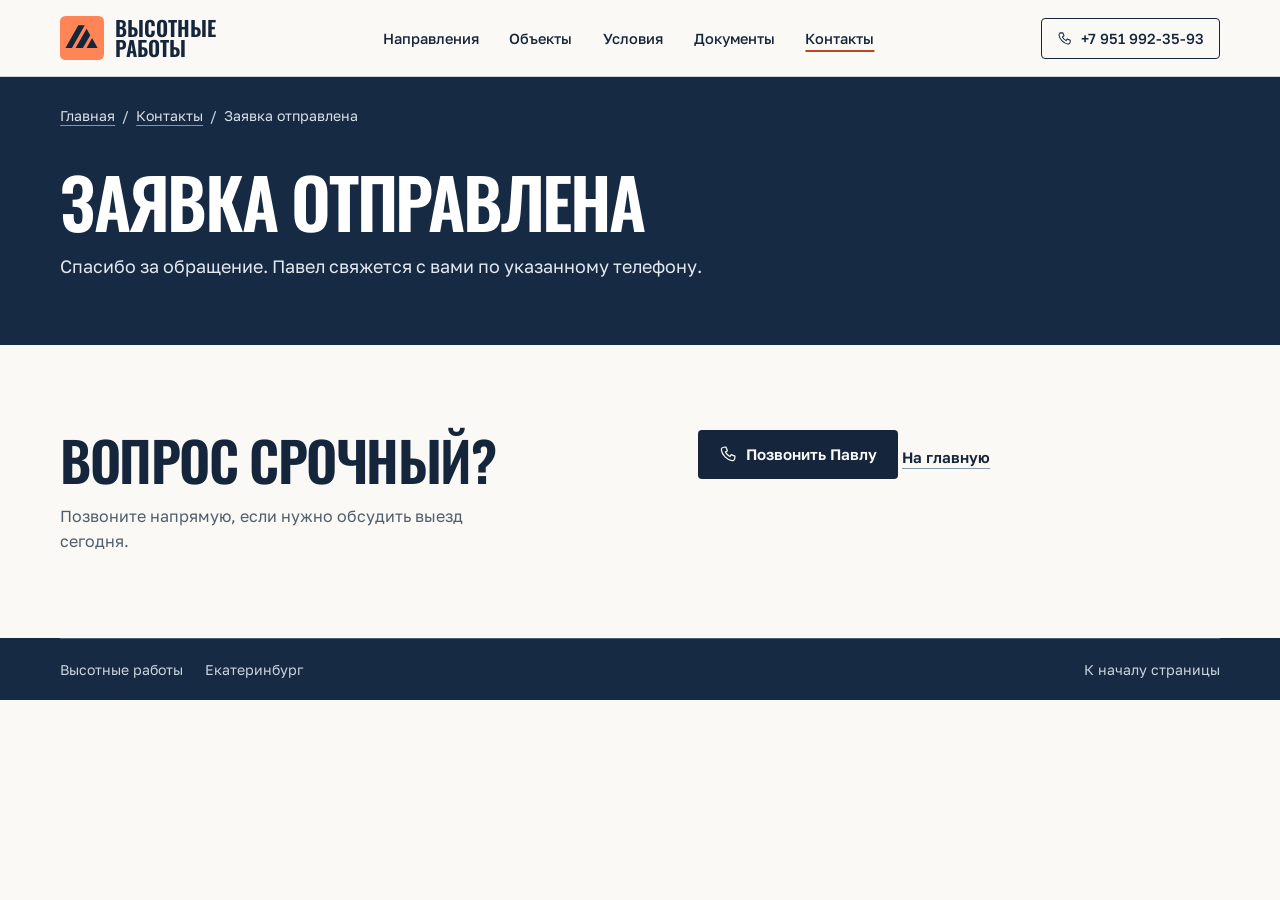
<file: thanks.html>
<!doctype html>
<html lang="ru">
<head>
  <meta charset="utf-8">
  <meta name="viewport" content="width=device-width, initial-scale=1">
  <meta name="theme-color" content="#172a43">
  <meta name="description" content="Подтверждение отправки заявки на работы.">
  <title>Заявка отправлена — Высотные работы, Екатеринбург</title>
  <link rel="icon" href="assets/mark.svg" type="image/svg+xml">
  <link rel="stylesheet" href="assets/fonts/fonts.css">
  <link rel="stylesheet" href="styles.css">
  <link rel="stylesheet" href="expanded.css">
  <script defer src="photos.js"></script>
  <script defer src="site.js"></script>
</head>
<body>
  <a class="skip" href="#main">Перейти к содержанию</a>
  <svg class="sprite" xmlns="http://www.w3.org/2000/svg" aria-hidden="true">
    <symbol id="i-pin" viewBox="0 0 24 24"><path d="M19 10c0 5-7 11-7 11S5 15 5 10a7 7 0 1 1 14 0Z"/><circle cx="12" cy="10" r="2.4"/></symbol>
    <symbol id="i-phone" viewBox="0 0 24 24"><path d="m6 3 3.2-.3 2 5-2.6 1.8a15 15 0 0 0 5.9 5.9l1.8-2.6 5 2-.3 3.2a3.3 3.3 0 0 1-3.8 2.8C10.8 20 4 13.2 3.2 6.8A3.3 3.3 0 0 1 6 3Z"/></symbol>
    <symbol id="i-mail" viewBox="0 0 24 24"><rect x="2.4" y="4.6" width="19.2" height="14.8" rx="2"/><path d="m3.3 6 8.7 7 8.7-7"/></symbol>
    <symbol id="i-telegram" viewBox="0 0 24 24"><path d="M2.4 10.1 21.3 3l-3.2 17.9-6-4.9-3.3 2.7.5-5.3L18 6.7 7.3 12.5Z"/></symbol>
    <symbol id="i-chat" viewBox="0 0 24 24"><path d="M20.8 11.6a8.8 8.8 0 0 1-9 8.8c-1.6 0-3.2-.4-4.5-1.1l-4.6 1.3 1.2-4.5A8.8 8.8 0 1 1 20.8 11.6Z"/><path d="M8.6 8.6c.4 3.2 2.3 5.2 5.9 6.3"/></symbol>
    <symbol id="i-max" viewBox="0 0 24 24"><path d="M4.6 19.8 3.7 12A8.5 8.5 0 1 1 9 19.1L5.5 21Z"/><path d="M8.3 12.5a3.9 3.9 0 1 0 7.7-1"/></symbol>
    <symbol id="i-clip" viewBox="0 0 24 24"><path d="m8.6 13.6 7.6-7.5a2.3 2.3 0 1 1 3.2 3.2L9.5 19a4.5 4.5 0 0 1-6.3-6.4L14.1 1.9"/></symbol>
    <symbol id="i-talk" viewBox="0 0 24 24"><path d="M4 4.5h16v12H9l-5 4Z"/><path d="M8 9h8m-8 3h5"/></symbol>
    <symbol id="i-menu" viewBox="0 0 24 24"><path d="M3 7h18M3 12h18M3 17h18"/></symbol>
    <symbol id="i-cross" viewBox="0 0 24 24"><path d="m5 5 14 14m0-14L5 19"/></symbol>
    <symbol id="i-prev" viewBox="0 0 24 24"><path d="m15 5-7 7 7 7"/></symbol>
    <symbol id="i-next" viewBox="0 0 24 24"><path d="m9 5 7 7-7 7"/></symbol>
    <symbol id="i-pause" viewBox="0 0 24 24"><path d="M9 5v14M15 5v14"/></symbol>
    <symbol id="i-play" viewBox="0 0 24 24"><path d="m8 5 11 7-11 7Z"/></symbol>
    <symbol id="i-add" viewBox="0 0 24 24"><path d="M4 12h16M12 4v16"/></symbol>
    <symbol id="i-doc" viewBox="0 0 24 24"><path d="M5 2.5h9l5.5 5.6v13.4H5zM14 2.8V9h5m-11 4h8m-8 4h6"/></symbol>
    <symbol id="i-copy" viewBox="0 0 24 24"><rect x="8" y="8" width="12" height="13" rx="2"/><path d="M16 7V3H4v13h3"/></symbol>
    <symbol id="i-seam" viewBox="0 0 40 40"><path d="M5 5h30v30H5zM18 5v30m4-30v30M5 18h13m4 4h13M5 22h13m4-4h13"/></symbol>
    <symbol id="i-facade" viewBox="0 0 40 40"><path d="M5 35h31M8 35V12l13-6v29m1-24h11v24M12 15v4m5-6v4m-5 6v4m5-6v4m9-9h3m-3 6h3m-3 6h3"/></symbol>
    <symbol id="i-roof" viewBox="0 0 40 40"><path d="m3 20 15-12 17 10v4L18 12 4 24Zm5 4v10h21V22m2 0v9q0 3 4 3h2"/></symbol>
    <symbol id="i-building" viewBox="0 0 40 40"><path d="M4 35h32M6 35V17h13v18m0-29h14v29M4 17h16m4-6h5m-5 6h5m-5 6h5m-5 6h5M9 35v-8h6v8"/></symbol>
  </svg>
  <header class="header">
    <div class="wrap head-inner">
      <a class="identity" href="index.html" aria-label="Высотные работы, на главную"><img src="assets/mark.svg" width="44" height="44" alt=""><span>Высотные<br>работы</span></a>
      <nav class="desktop-nav" aria-label="Основное меню"><a href="services.html">Направления</a><a href="projects.html">Объекты</a><a href="cooperation.html">Условия</a><a href="documents.html">Документы</a><a href="contacts.html" class="current-section">Контакты</a></nav>
      <a class="header-phone" href="tel:+79519923593"><svg class="icon"><use href="#i-phone"/></svg>+7 951 992-35-93</a>
      <button class="menu-button" aria-expanded="false" aria-controls="mobile-nav" aria-label="Открыть меню"><svg class="icon"><use href="#i-menu"/></svg></button>
    </div>
    <nav class="mobile-nav" id="mobile-nav" aria-label="Мобильное меню" hidden><a href="services.html">Направления</a><a href="projects.html">Объекты</a><a href="cooperation.html">Условия</a><a href="documents.html">Документы</a><a href="contacts.html" class="current-section">Контакты</a></nav>
  </header>
  <main id="main" class="inside"><section class="page-head"><div class="wrap"><nav aria-label="Хлебные крошки" class="crumbs"><a href="index.html">Главная</a><span aria-hidden="true">/</span><a href="contacts.html">Контакты</a><span aria-hidden="true">/</span><span aria-current="page">Заявка отправлена</span></nav><h1>Заявка отправлена</h1><p>Спасибо за обращение. Павел свяжется с вами по указанному телефону.</p></div></section>
  <section class="wrap section terms-grid"><div><h2>Вопрос срочный?</h2><p class="request-intro">Позвоните напрямую, если нужно обсудить выезд сегодня.</p></div><div><a class="button dark" href="tel:+79519923593"><svg class="icon" aria-hidden="true"><use href="#i-phone"/></svg>Позвонить Павлу</a> <a class="text-action" href="index.html">На главную</a></div></section></main>
  <footer><div class="wrap footer-inner"><span>Высотные работы</span><span>Екатеринбург</span><a href="#main">К началу страницы</a></div></footer>
  <a class="button primary floating-call" href="tel:+79519923593">
    <svg class="icon" aria-hidden="true"><use href="#i-phone"/></svg><span>Позвонить</span>
  </a>
  <dialog id="gallery" aria-labelledby="gallery-title">
    <div class="gallery-shell">
      <div class="gallery-top"><h2 id="gallery-title"></h2><button id="gallery-fit" hidden>Весь кадр</button><button class="icon-button" data-close aria-label="Закрыть фотографии"><svg class="icon"><use href="#i-cross"/></svg></button></div>
      <div class="gallery-stage"><img id="gallery-image" alt=""></div>
      <div class="gallery-bottom" aria-live="polite"><span id="gallery-caption"></span><div class="gallery-navigation"><button id="previous" class="gallery-arrow" aria-label="Предыдущая фотография"><svg class="icon"><use href="#i-prev"/></svg></button><span id="gallery-count"></span><button id="next" class="gallery-arrow" aria-label="Следующая фотография"><svg class="icon"><use href="#i-next"/></svg></button></div></div>
    </div>
  </dialog>
  <dialog id="contact-dialog" aria-labelledby="dialog-title"><div class="dialog-body"><button class="dialog-close icon-button" data-close aria-label="Закрыть окно"><svg class="icon"><use href="#i-cross"/></svg></button><h2 id="dialog-title"></h2><div id="dialog-content"></div></div></dialog>
  <template id="request-form-template">
    <form class="contact-form" method="post" action="https://formsubmit.co/vkorsukovav@mail.ru" enctype="multipart/form-data">
      <input type="hidden" name="_subject" value="Новая заявка с nadezhnytyl.ru">
      <input type="hidden" name="_template" value="table">
      <input type="hidden" name="_next" value="https://nadezhnytyl.ru/thanks.html">
      <input type="hidden" name="_url" value="https://nadezhnytyl.ru/contacts.html">
      <input type="hidden" name="Тема" value="Заявка на работы">
      <label hidden>Оставьте это поле пустым<input type="text" name="_honey" autocomplete="off" tabindex="-1"></label>
      <div class="contact-fields">
        <label><span>Ваше имя</span><input type="text" name="Имя" autocomplete="name" placeholder="Как к вам обращаться" maxlength="100" required></label>
        <label><span>Телефон</span><input type="tel" name="Телефон" autocomplete="tel" placeholder="+7 900 000-00-00" maxlength="25" required></label>
      </div>
      <label><span>Что нужно сделать?</span><textarea name="Задача" rows="3" maxlength="2200" placeholder="Например, очистить водостоки у второго подъезда" required></textarea></label>
      <details class="request-extras">
        <summary>Добавить организацию и адрес</summary>
        <div class="contact-fields">
          <label><span>УК, ТСЖ или компания</span><input type="text" name="Организация" autocomplete="organization" maxlength="160"></label>
          <label><span>Адрес объекта</span><input type="text" name="Адрес" placeholder="Улица и номер дома" maxlength="200"></label>
        </div>
      </details>
      <label><span>Фото или дефектная ведомость <small>по желанию</small></span><input type="file" name="attachment" accept=".jpg,.jpeg,.png,.webp,.pdf,.doc,.docx,.xls,.xlsx"><small>Один файл до 10 МБ</small></label>
      <button class="button primary" type="submit">Отправить заявку</button>
      <small>Данные заявки передаются руководителю через <a href="https://formsubmit.co/" target="_blank" rel="noopener">FormSubmit</a>.</small>
    </form>
  </template>
</body>
</html>
</file>
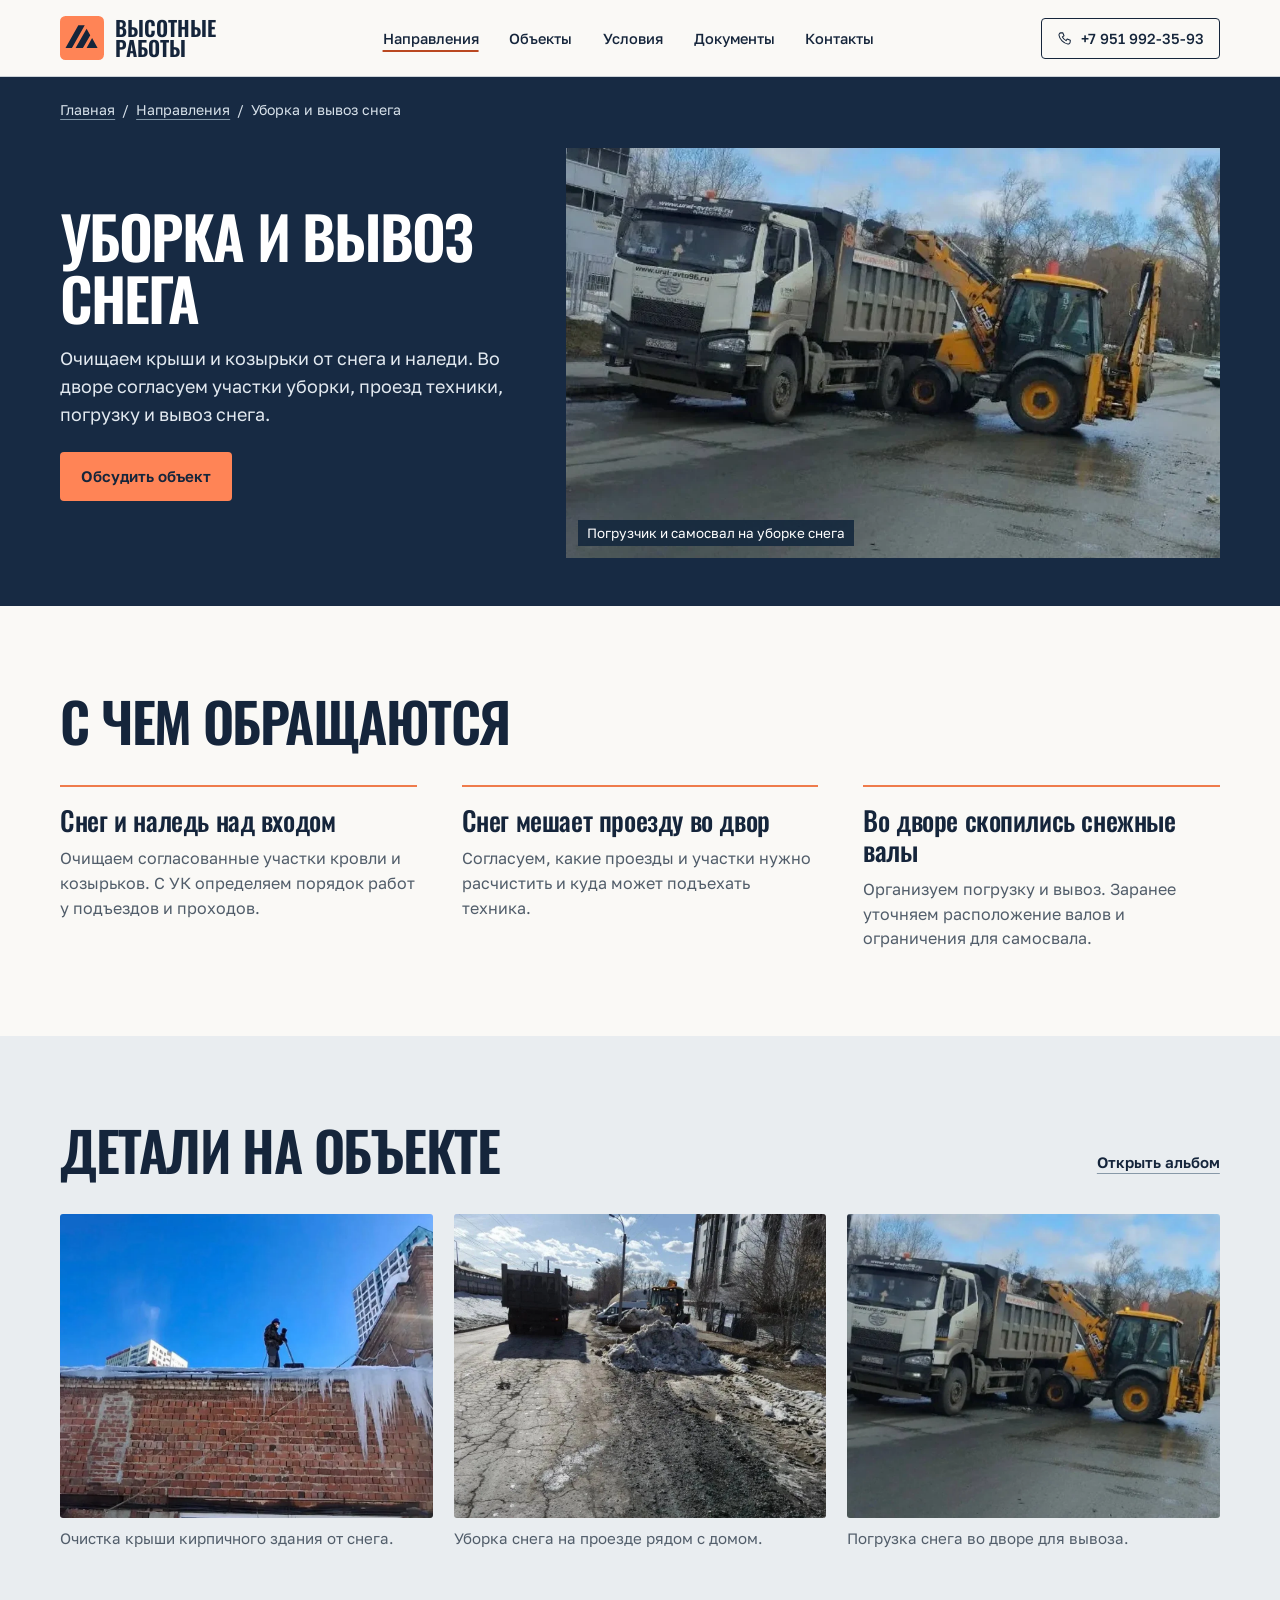
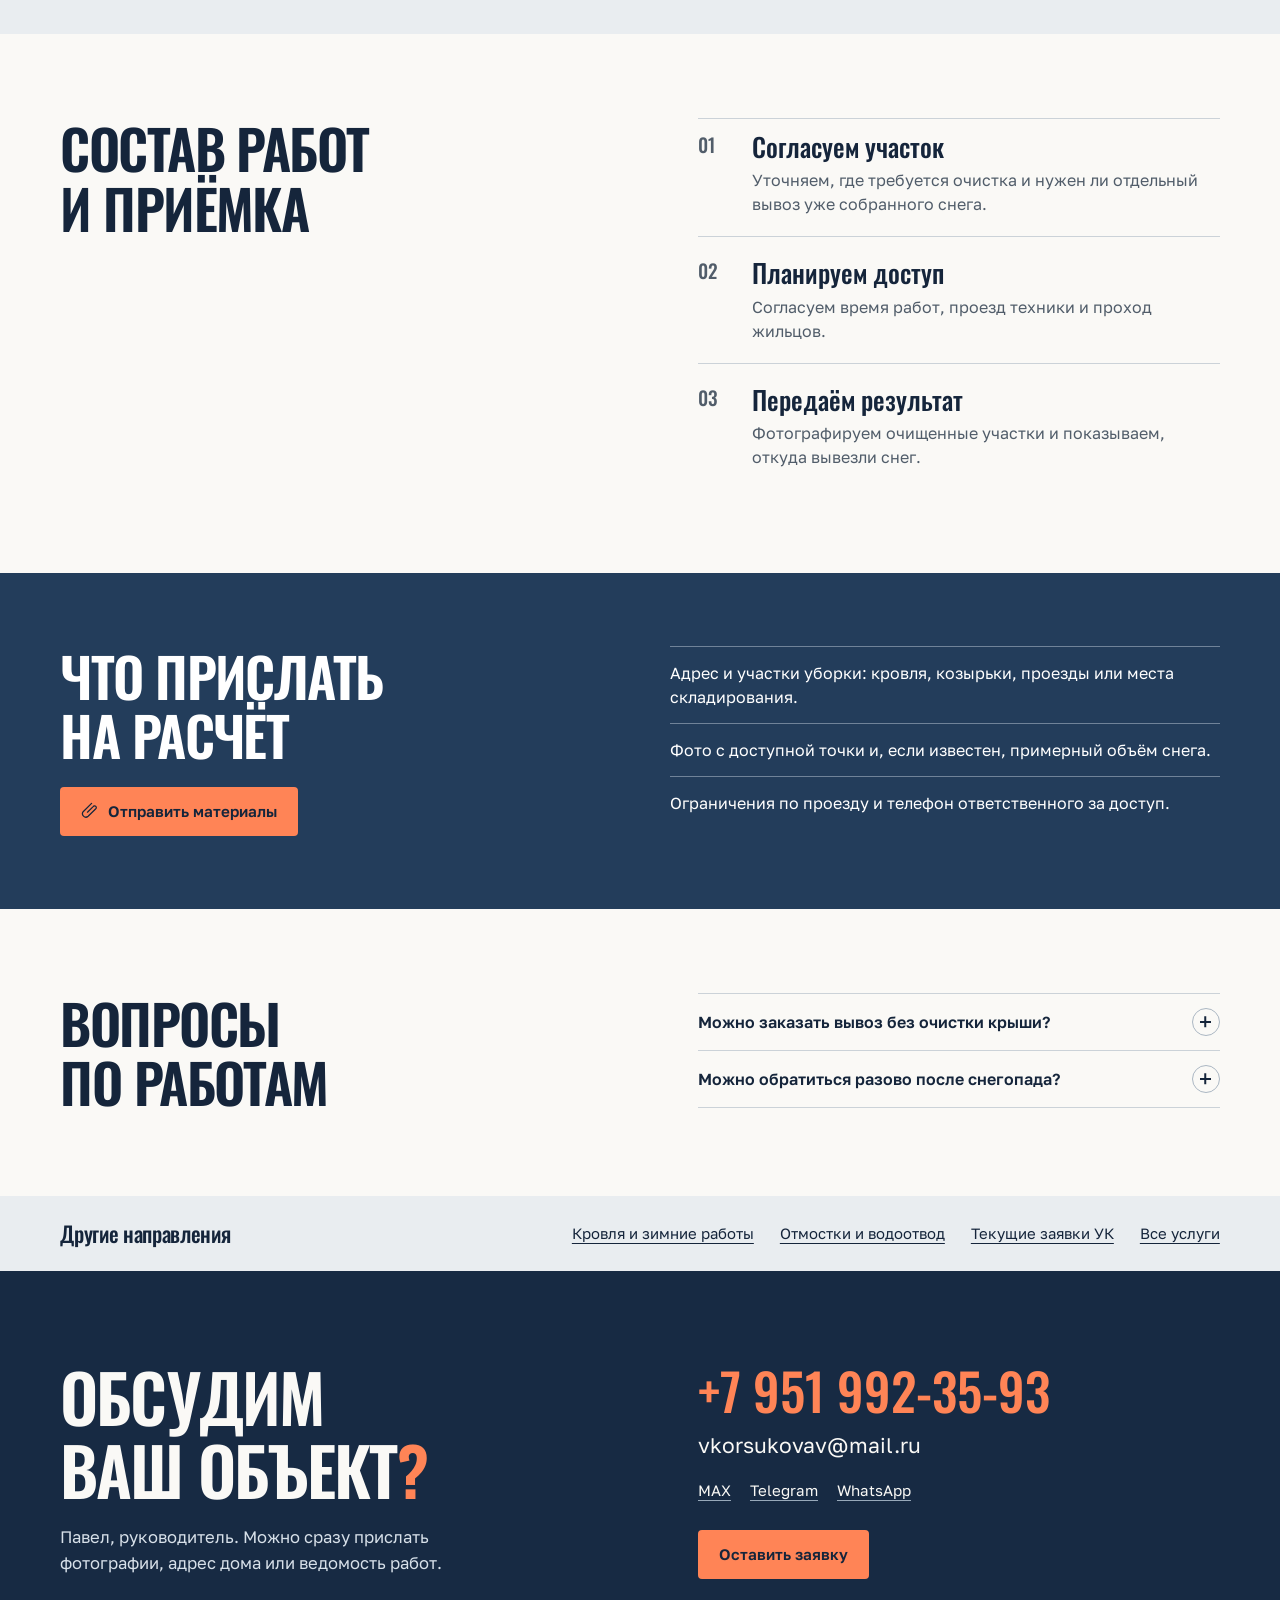
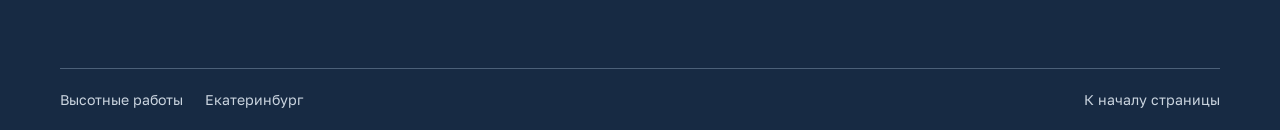
<file: winter.html>
<!doctype html>
<html lang="ru">
<head>
  <meta charset="utf-8">
  <meta name="viewport" content="width=device-width, initial-scale=1">
  <meta name="theme-color" content="#172a43">
  <meta name="description" content="Очищаем крыши и козырьки от снега и наледи. Во дворе согласуем участки уборки, проезд техники, погрузку и вывоз снега.">
  <title>Уборка и вывоз снега — Высотные работы, Екатеринбург</title>
  <link rel="icon" href="assets/mark.svg" type="image/svg+xml">
  <link rel="stylesheet" href="assets/fonts/fonts.css">
  <link rel="stylesheet" href="styles.css">
  <link rel="stylesheet" href="expanded.css">
  <script defer src="photos.js"></script>
  <script defer src="site.js"></script>
</head>
<body>
  <a class="skip" href="#main">Перейти к содержанию</a>
  <svg class="sprite" xmlns="http://www.w3.org/2000/svg" aria-hidden="true">
    <symbol id="i-pin" viewBox="0 0 24 24"><path d="M19 10c0 5-7 11-7 11S5 15 5 10a7 7 0 1 1 14 0Z"/><circle cx="12" cy="10" r="2.4"/></symbol>
    <symbol id="i-phone" viewBox="0 0 24 24"><path d="m6 3 3.2-.3 2 5-2.6 1.8a15 15 0 0 0 5.9 5.9l1.8-2.6 5 2-.3 3.2a3.3 3.3 0 0 1-3.8 2.8C10.8 20 4 13.2 3.2 6.8A3.3 3.3 0 0 1 6 3Z"/></symbol>
    <symbol id="i-mail" viewBox="0 0 24 24"><rect x="2.4" y="4.6" width="19.2" height="14.8" rx="2"/><path d="m3.3 6 8.7 7 8.7-7"/></symbol>
    <symbol id="i-telegram" viewBox="0 0 24 24"><path d="M2.4 10.1 21.3 3l-3.2 17.9-6-4.9-3.3 2.7.5-5.3L18 6.7 7.3 12.5Z"/></symbol>
    <symbol id="i-chat" viewBox="0 0 24 24"><path d="M20.8 11.6a8.8 8.8 0 0 1-9 8.8c-1.6 0-3.2-.4-4.5-1.1l-4.6 1.3 1.2-4.5A8.8 8.8 0 1 1 20.8 11.6Z"/><path d="M8.6 8.6c.4 3.2 2.3 5.2 5.9 6.3"/></symbol>
    <symbol id="i-max" viewBox="0 0 24 24"><path d="M4.6 19.8 3.7 12A8.5 8.5 0 1 1 9 19.1L5.5 21Z"/><path d="M8.3 12.5a3.9 3.9 0 1 0 7.7-1"/></symbol>
    <symbol id="i-clip" viewBox="0 0 24 24"><path d="m8.6 13.6 7.6-7.5a2.3 2.3 0 1 1 3.2 3.2L9.5 19a4.5 4.5 0 0 1-6.3-6.4L14.1 1.9"/></symbol>
    <symbol id="i-talk" viewBox="0 0 24 24"><path d="M4 4.5h16v12H9l-5 4Z"/><path d="M8 9h8m-8 3h5"/></symbol>
    <symbol id="i-menu" viewBox="0 0 24 24"><path d="M3 7h18M3 12h18M3 17h18"/></symbol>
    <symbol id="i-cross" viewBox="0 0 24 24"><path d="m5 5 14 14m0-14L5 19"/></symbol>
    <symbol id="i-prev" viewBox="0 0 24 24"><path d="m15 5-7 7 7 7"/></symbol>
    <symbol id="i-next" viewBox="0 0 24 24"><path d="m9 5 7 7-7 7"/></symbol>
    <symbol id="i-pause" viewBox="0 0 24 24"><path d="M9 5v14M15 5v14"/></symbol>
    <symbol id="i-play" viewBox="0 0 24 24"><path d="m8 5 11 7-11 7Z"/></symbol>
    <symbol id="i-add" viewBox="0 0 24 24"><path d="M4 12h16M12 4v16"/></symbol>
    <symbol id="i-doc" viewBox="0 0 24 24"><path d="M5 2.5h9l5.5 5.6v13.4H5zM14 2.8V9h5m-11 4h8m-8 4h6"/></symbol>
    <symbol id="i-copy" viewBox="0 0 24 24"><rect x="8" y="8" width="12" height="13" rx="2"/><path d="M16 7V3H4v13h3"/></symbol>
    <symbol id="i-seam" viewBox="0 0 40 40"><path d="M5 5h30v30H5zM18 5v30m4-30v30M5 18h13m4 4h13M5 22h13m4-4h13"/></symbol>
    <symbol id="i-facade" viewBox="0 0 40 40"><path d="M5 35h31M8 35V12l13-6v29m1-24h11v24M12 15v4m5-6v4m-5 6v4m5-6v4m9-9h3m-3 6h3m-3 6h3"/></symbol>
    <symbol id="i-roof" viewBox="0 0 40 40"><path d="m3 20 15-12 17 10v4L18 12 4 24Zm5 4v10h21V22m2 0v9q0 3 4 3h2"/></symbol>
    <symbol id="i-building" viewBox="0 0 40 40"><path d="M4 35h32M6 35V17h13v18m0-29h14v29M4 17h16m4-6h5m-5 6h5m-5 6h5m-5 6h5M9 35v-8h6v8"/></symbol>
  </svg>
  <header class="header">
    <div class="wrap head-inner">
      <a class="identity" href="index.html" aria-label="Высотные работы, на главную"><img src="assets/mark.svg" width="44" height="44" alt=""><span>Высотные<br>работы</span></a>
      <nav class="desktop-nav" aria-label="Основное меню"><a href="services.html" class="current-section">Направления</a><a href="projects.html">Объекты</a><a href="cooperation.html">Условия</a><a href="documents.html">Документы</a><a href="contacts.html">Контакты</a></nav>
      <a class="header-phone" href="tel:+79519923593"><svg class="icon"><use href="#i-phone"/></svg>+7 951 992-35-93</a>
      <button class="menu-button" aria-expanded="false" aria-controls="mobile-nav" aria-label="Открыть меню"><svg class="icon"><use href="#i-menu"/></svg></button>
    </div>
    <nav class="mobile-nav" id="mobile-nav" aria-label="Мобильное меню" hidden><a href="services.html" class="current-section">Направления</a><a href="projects.html">Объекты</a><a href="cooperation.html">Условия</a><a href="documents.html">Документы</a><a href="contacts.html">Контакты</a></nav>
  </header>
  <main id="main" class="inside"><section class="direction-hero"><div class="wrap"><nav aria-label="Хлебные крошки" class="crumbs"><a href="index.html">Главная</a><span aria-hidden="true">/</span><a href="services.html">Направления</a><span aria-hidden="true">/</span><span aria-current="page">Уборка и вывоз снега</span></nav><div class="direction-intro"><div><h1>Уборка и вывоз снега</h1><p>Очищаем крыши и козырьки от снега и наледи. Во дворе согласуем участки уборки, проезд техники, погрузку и вывоз снега.</p><button class="button primary" data-topic="Уборка и вывоз снега">Обсудить объект</button></div><figure><img src="assets/photos/framed/37.webp" alt="Погрузчик и самосвал на уборке снега"><figcaption>Погрузчик и самосвал на уборке снега</figcaption></figure></div></div></section>
  <section class="wrap section"><div class="section-head"><h2>С чем обращаются</h2></div><div class="purpose-grid"><article><h3>Снег и наледь над входом</h3><p>Очищаем согласованные участки кровли и козырьков. С УК определяем порядок работ у подъездов и проходов.</p></article><article><h3>Снег мешает проезду во двор</h3><p>Согласуем, какие проезды и участки нужно расчистить и куда может подъехать техника.</p></article><article><h3>Во дворе скопились снежные валы</h3><p>Организуем погрузку и вывоз. Заранее уточняем расположение валов и ограничения для самосвала.</p></article></div></section>
  <section class="band"><div class="wrap section"><div class="section-head"><h2>Детали на объекте</h2><button class="text-action" data-open-album="winter">Открыть альбом</button></div><div class="photo-series " data-photo-group="Уборка и вывоз снега"><figure><button data-full-photo="96" aria-label="Увеличить. Очистка крыши кирпичного здания от снега."><img src="assets/photos/framed/96.webp" alt="Очистка крыши кирпичного здания от снега." loading="lazy"></button><figcaption>Очистка крыши кирпичного здания от снега.</figcaption></figure><figure><button data-full-photo="34" aria-label="Увеличить. Уборка снега на проезде рядом с домом."><img src="assets/photos/34.webp" alt="Уборка снега на проезде рядом с домом." loading="lazy"></button><figcaption>Уборка снега на проезде рядом с домом.</figcaption></figure><figure><button data-full-photo="37" aria-label="Увеличить. Погрузка снега во дворе для вывоза."><img src="assets/photos/framed/37.webp" alt="Погрузка снега во дворе для вывоза." loading="lazy"></button><figcaption>Погрузка снега во дворе для вывоза.</figcaption></figure></div></div></section>
  <section class="wrap section terms-grid"><div><h2>Состав работ<br> и приёмка</h2></div><ol class="steps"><li><div><h3>Согласуем участок</h3><p>Уточняем, где требуется очистка и нужен ли отдельный вывоз уже собранного снега.</p></div></li><li><div><h3>Планируем доступ</h3><p>Согласуем время работ, проезд техники и проход жильцов.</p></div></li><li><div><h3>Передаём результат</h3><p>Фотографируем очищенные участки и показываем, откуда вывезли снег.</p></div></li></ol></section>
  <section class="intake"><div class="wrap intake-grid"><div><h2>Что прислать<br> на расчёт</h2><button class="button primary" data-contact="files"><svg class="icon" aria-hidden="true"><use href="#i-clip"/></svg>Отправить материалы</button></div><ul class="ruled-list"><li>Адрес и участки уборки: кровля, козырьки, проезды или места складирования.</li><li>Фото с доступной точки и, если известен, примерный объём снега.</li><li>Ограничения по проезду и телефон ответственного за доступ.</li></ul></div></section>
  <section class="wrap section docs-grid"><h2>Вопросы<br> по работам</h2><div class="questions"><details><summary>Можно заказать вывоз без очистки крыши?<span class="expand" aria-hidden="true"></span></summary><p>Да. Сообщите, где лежит собранный снег и сможет ли техника подъехать к месту погрузки.</p></details><details><summary>Можно обратиться разово после снегопада?<span class="expand" aria-hidden="true"></span></summary><p>Да. Укажите адрес и объём работ. Порядок и время выезда согласуем с представителем УК.</p></details></div></section>
  <aside class="related"><div class="wrap"><h3>Другие направления</h3><a href="roofs.html">Кровля и зимние работы</a><a href="drainage.html">Отмостки и водоотвод</a><a href="maintenance.html">Текущие заявки УК</a><a href="services.html">Все услуги</a></div></aside><section id="contacts" class="contact-section"><div class="wrap contact-grid"><div><h2>Обсудим<br>ваш объект<span>?</span></h2><p>Павел, руководитель. Можно сразу прислать фотографии, адрес дома или ведомость работ.</p></div><div class="contact-details"><a class="big-phone" href="tel:+79519923593">+7 951 992-35-93</a><a class="email" href="mailto:vkorsukovav@mail.ru">vkorsukovav@mail.ru</a><div class="messengers"><button data-contact="max">MAX</button><a href="https://t.me/+79519923593" target="_blank" rel="noopener">Telegram</a><a href="https://wa.me/79519923593" target="_blank" rel="noopener">WhatsApp</a></div><button class="button primary" data-contact="discussion">Оставить заявку</button></div></div></section></main>
  <footer><div class="wrap footer-inner"><span>Высотные работы</span><span>Екатеринбург</span><a href="#main">К началу страницы</a></div></footer>
  <a class="button primary floating-call" href="tel:+79519923593">
    <svg class="icon" aria-hidden="true"><use href="#i-phone"/></svg><span>Позвонить</span>
  </a>
  <dialog id="gallery" aria-labelledby="gallery-title">
    <div class="gallery-shell">
      <div class="gallery-top"><h2 id="gallery-title"></h2><button id="gallery-fit" hidden>Весь кадр</button><button class="icon-button" data-close aria-label="Закрыть фотографии"><svg class="icon"><use href="#i-cross"/></svg></button></div>
      <div class="gallery-stage"><img id="gallery-image" alt=""></div>
      <div class="gallery-bottom" aria-live="polite"><span id="gallery-caption"></span><div class="gallery-navigation"><button id="previous" class="gallery-arrow" aria-label="Предыдущая фотография"><svg class="icon"><use href="#i-prev"/></svg></button><span id="gallery-count"></span><button id="next" class="gallery-arrow" aria-label="Следующая фотография"><svg class="icon"><use href="#i-next"/></svg></button></div></div>
    </div>
  </dialog>
  <dialog id="contact-dialog" aria-labelledby="dialog-title"><div class="dialog-body"><button class="dialog-close icon-button" data-close aria-label="Закрыть окно"><svg class="icon"><use href="#i-cross"/></svg></button><h2 id="dialog-title"></h2><div id="dialog-content"></div></div></dialog>
  <template id="request-form-template">
    <form class="contact-form" method="post" action="https://formsubmit.co/vkorsukovav@mail.ru" enctype="multipart/form-data">
      <input type="hidden" name="_subject" value="Новая заявка с nadezhnytyl.ru">
      <input type="hidden" name="_template" value="table">
      <input type="hidden" name="_next" value="https://nadezhnytyl.ru/thanks.html">
      <input type="hidden" name="_url" value="https://nadezhnytyl.ru/contacts.html">
      <input type="hidden" name="Тема" value="Заявка на работы">
      <label hidden>Оставьте это поле пустым<input type="text" name="_honey" autocomplete="off" tabindex="-1"></label>
      <div class="contact-fields">
        <label><span>Ваше имя</span><input type="text" name="Имя" autocomplete="name" placeholder="Как к вам обращаться" maxlength="100" required></label>
        <label><span>Телефон</span><input type="tel" name="Телефон" autocomplete="tel" placeholder="+7 900 000-00-00" maxlength="25" required></label>
      </div>
      <label><span>Что нужно сделать?</span><textarea name="Задача" rows="3" maxlength="2200" placeholder="Например, очистить водостоки у второго подъезда" required></textarea></label>
      <details class="request-extras">
        <summary>Добавить организацию и адрес</summary>
        <div class="contact-fields">
          <label><span>УК, ТСЖ или компания</span><input type="text" name="Организация" autocomplete="organization" maxlength="160"></label>
          <label><span>Адрес объекта</span><input type="text" name="Адрес" placeholder="Улица и номер дома" maxlength="200"></label>
        </div>
      </details>
      <label><span>Фото или дефектная ведомость <small>по желанию</small></span><input type="file" name="attachment" accept=".jpg,.jpeg,.png,.webp,.pdf,.doc,.docx,.xls,.xlsx"><small>Один файл до 10 МБ</small></label>
      <button class="button primary" type="submit">Отправить заявку</button>
      <small>Данные заявки передаются руководителю через <a href="https://formsubmit.co/" target="_blank" rel="noopener">FormSubmit</a>.</small>
    </form>
  </template>
</body>
</html>
</file>
<file: assets/fonts/fonts.css>
@font-face {
  font-family: 'Golos Text';
  font-style: normal;
  font-weight: 400 700;
  font-display: swap;
  src: url(golos-text-cyrillic.woff2) format('woff2');
  unicode-range: U+0301, U+0400-045F, U+0490-0491, U+04B0-04B1, U+2116;
}
@font-face {
  font-family: 'Golos Text';
  font-style: normal;
  font-weight: 400 700;
  font-display: swap;
  src: url(golos-text-latin.woff2) format('woff2');
  unicode-range: U+0000-00FF, U+0131, U+0152-0153, U+02BB-02BC, U+02C6, U+02DA, U+02DC, U+0304, U+0308, U+0329, U+2000-206F, U+20AC, U+2122, U+2191, U+2193, U+2212, U+2215, U+FEFF, U+FFFD;
}
@font-face {
  font-family: 'Oswald';
  font-style: normal;
  font-weight: 400 700;
  font-display: swap;
  src: url(oswald-cyrillic.woff2) format('woff2');
  unicode-range: U+0301, U+0400-045F, U+0490-0491, U+04B0-04B1, U+2116;
}
@font-face {
  font-family: 'Oswald';
  font-style: normal;
  font-weight: 400 700;
  font-display: swap;
  src: url(oswald-latin.woff2) format('woff2');
  unicode-range: U+0000-00FF, U+0131, U+0152-0153, U+02BB-02BC, U+02C6, U+02DA, U+02DC, U+0304, U+0308, U+0329, U+2000-206F, U+20AC, U+2122, U+2191, U+2193, U+2212, U+2215, U+FEFF, U+FFFD;
}
</file>
<file: styles.css>
:root {
  color-scheme: light;
  --ink: #15253b;
  --night: #172a43;
  --muted: #515d6a;
  --paper: #faf9f6;
  --tint: #e9edf0;
  --line: #cbd2d8;
  --orange: #ff8456;
  --display: 'Oswald', 'Arial Narrow', sans-serif;
  --body: 'Golos Text', Arial, sans-serif;
  --edge: clamp(20px, 4.7vw, 88px);
  --head-height: 76px;
  font-family: var(--body);
  color: var(--ink);
  background: var(--paper);
  -webkit-text-size-adjust: 100%;
}
* { box-sizing: border-box; }
html { scroll-behavior: smooth; scroll-padding-top: calc(var(--head-height) + 10px); }
body { margin: 0; }
body:has(dialog[open]) { overflow: hidden; }
button, input, textarea { font: inherit; }
button, a { -webkit-tap-highlight-color: transparent; touch-action: manipulation; }
button { cursor: pointer; color: inherit; }
button { background: none; border: 0; }
button, summary, a { outline-offset: 4px; }
:focus-visible { outline: 3px solid #ad421d; }
.hero :focus-visible, .contact-section :focus-visible, #gallery :focus-visible { outline-color: var(--orange); }
::selection { color: var(--ink); background: var(--orange); }
input, textarea { caret-color: #9e3816; }
a { color: inherit; text-decoration: none; }
button:disabled { cursor: default; }
.wrap { width: min(1540px, 100%); margin-inline: auto; padding-inline: var(--edge); }
.sprite { position: absolute; width: 0; height: 0; overflow: hidden; pointer-events: none; }
.sr-only { position: absolute; width: 1px; height: 1px; padding: 0; overflow: hidden; clip-path: inset(50%); white-space: nowrap; }
.icon, .service-icon { width: 21px; height: 21px; flex: none; stroke: currentColor; fill: none; stroke-width: 1.65; stroke-linecap: round; stroke-linejoin: round; }
.skip { position: fixed; z-index: 20; top: -80px; left: 16px; padding: 14px; background: var(--orange); }
.skip:focus { top: 8px; }
[hidden] { display: none !important; }
.header { position: sticky; z-index: 5; top: 0; background: var(--paper); border-bottom: 1px solid var(--line); }
.head-inner { min-height: var(--head-height); display: flex; align-items: center; justify-content: space-between; gap: 25px; }
.identity { display: inline-flex; align-items: center; gap: 11px; }
.identity img { width: 44px; height: 44px; }
.identity span { font: 600 21px/.95 var(--display); text-transform: uppercase; }
.desktop-nav { display: flex; align-items: center; gap: clamp(15px,2.4vw,39px); }
.desktop-nav a, .header-phone { font-size: .91rem; font-weight: 500; }
.desktop-nav a, .mobile-nav a { padding-block: 10px; text-underline-offset: 5px; }
.desktop-nav a:hover, .mobile-nav a:hover, .footer-inner a:hover { text-decoration: underline; }
.header-phone { display: flex; align-items: center; gap: 9px; white-space: nowrap; border: 1px solid var(--ink); padding: 11px 15px; border-radius: 4px; }
.header-phone:hover, .more:hover { background: var(--ink); color: var(--paper); }
.header-phone svg { width: 15px; height: 15px; }
.menu-button, .mobile-nav { display: none; }
.hero { background: var(--night); color: var(--paper); }
.hero-intro { text-align: center; padding-block: clamp(22px,4vh,48px) clamp(24px,4.2vh,51px); }
.location { display: inline-flex; align-items: center; gap: 7px; color: #e0e7f0; font-size: .875rem; margin-bottom: 15px; }
.location svg { width: 16px; height: 16px; stroke: var(--orange); }
h1,h2,h3,p { margin: 0; }
h1,h2,.contact-section h2 { font-family: var(--display); font-weight: 600; }
h1 { font-size: clamp(3.35rem,5.75vw,6rem); line-height: 1.055; text-transform: uppercase; letter-spacing: -.033em; }
h1 em { font-style: normal; color: var(--orange); }
.hero h1 { font-size: clamp(3.25rem,5vw,5.55rem); line-height: 1.04; }
.hero-aside { margin-top: clamp(16px,2.1vh,24px); }
.hero-aside > p { max-width: 63ch; margin-inline: auto; font-size: clamp(1rem,1.24vw,1.23rem); line-height: 1.48; color: #e2e8ef; }
.hero-actions { display: flex; flex-wrap: wrap; align-items: center; justify-content: center; gap: 12px 22px; margin-top: 16px; }
.button { display: inline-flex; justify-content: center; align-items: center; gap: 9px; min-height: 49px; padding: 12px 21px; border-radius: 4px; font-size: .95rem; line-height: 1.35; font-weight: 600; transition: background .16s ease,color .16s ease; }
.button.primary { background: var(--orange); color: var(--ink); }
.button.primary:hover { background: #ffab86; }
.button.dark { background: var(--ink); color: var(--paper); }
.button.dark:hover { background: #304a68; }
.button svg { width: 18px; height: 18px; }
.secondary-link, .inline-link { padding: 7px 0; display: inline-flex; align-items: center; gap: 7px; text-decoration: underline; text-underline-offset: 4px; text-decoration-color: #9cabbc; font-size: .89rem; font-weight: 500; }
.secondary-link svg { width: 17px; height: 17px; }
.secondary-link:hover { color: var(--orange); }
.panorama { --cut: clamp(18px,2.8vw,50px); display: flex; isolation: isolate; overflow: hidden; background: var(--night); }
.panorama button { flex: 1 1 0; min-width: 0; position: relative; display: block; padding: 0; overflow: hidden; color: white; clip-path: polygon(var(--cut) 0,100% 0,calc(100% - var(--cut)) 100%,0 100%); }
.panorama button + button { margin-left: calc(3px - var(--cut)); }
.panorama button:first-child { clip-path: polygon(0 0,100% 0,calc(100% - var(--cut)) 100%,0 100%); }
.panorama button:last-child { clip-path: polygon(var(--cut) 0,100% 0,100% 100%,0 100%); }
.panorama button::after { content: ''; position: absolute; inset: 0; background: linear-gradient(0deg,rgba(9,20,37,.82),transparent 40%); pointer-events: none; }
.mobile-panorama,.panorama-nav { display: none; }
.panorama img { display: block; width: 100%; height: 100%; object-fit: cover; transition: transform .45s cubic-bezier(.15,.7,.25,1); }
.panorama button:nth-child(1) { flex-grow: .98; }
.panorama button:nth-child(2) { flex-grow: 1.12; }
.panorama button:nth-child(3) { flex-grow: 1; }
.panorama button:nth-child(4) { flex-grow: 1.18; }
.panorama button:nth-child(5) { flex-grow: 1; }
.panorama button:nth-child(1) img { object-position: 54% 46%; }
.panorama button:nth-child(2) img { object-position: 80% 47%; }
.panorama button:nth-child(3) img { object-position: 50% 37%; }
.panorama button:nth-child(4) img { object-position: 88% 55%; }
.panorama button:nth-child(5) img { object-position: 50% 42%; }
.panorama button span { position: absolute; z-index: 1; left: max(24px, 12%); right: 12px; bottom: 17px; text-align: left; font-weight: 500; font-size: clamp(.85rem,1.15vw,1.16rem); line-height: 1.2; text-shadow: 0 1px 5px #122139; }
.panorama button:first-child span { left: max(var(--edge),calc((100vw - 1540px)/2 + var(--edge))); }
@media (hover:hover) { .panorama button:hover img { transform: scale(1.05); } }
.panorama button:focus-visible { outline: 0; }
.panorama button:focus-visible::after { box-shadow: inset 0 0 0 5px var(--orange); }
.contact-strip { background: var(--tint); border-bottom: 1px solid var(--line); }
.strip-inner { display: flex; justify-content: space-between; align-items: center; gap: 14px; min-height: 69px; }
.strip-heading { font-weight: 600; }
.strip-inner a,.strip-inner button { display: inline-flex; align-items: center; justify-content: center; gap: 9px; padding: 10px 0; font-size: .93rem; }
.strip-inner .icon { width: 18px; height: 18px; }
.strip-inner a:hover,.strip-inner button:hover { text-decoration: underline; text-underline-offset: 4px; }
.section { padding-block: clamp(62px,6.6vw,112px); }
h2 { font-size: clamp(2.4rem,4.25vw,4.6rem); line-height: 1.09; letter-spacing: -.028em; text-transform: uppercase; }
.section-head { display: flex; align-items: end; justify-content: space-between; gap: 28px; margin-bottom: 35px; }
.section-head p,.terms-intro p,.docs-grid p,.contact-section p { color: var(--muted); line-height: 1.55; }
.section-head p { font-size: 1rem; }
.service-grid { display: grid; grid-template-columns: repeat(4,minmax(0,1fr)); border-block: 1px solid var(--line); }
.service { min-width: 0; padding: 0 clamp(14px,1.75vw,30px); border-right: 1px solid var(--line); }
.service:first-child { padding-left: 0; }
.service:last-child { border-right: 0; padding-right: 0; }
.service summary { list-style: none; cursor: pointer; position: relative; padding: 23px 0; display: flex; align-items: flex-start; flex-direction: column; gap: 30px; }
.service summary::-webkit-details-marker { display:none; }
.service-icon { width: 37px; height: 37px; stroke-width: 1.5; }
.service h3 { font-family: var(--display); font-size: clamp(1.48rem,2.04vw,2.1rem); line-height: 1.15; font-weight: 500; letter-spacing: -.012em; }
.expand { display: grid; place-items: center; width: 28px; height: 28px; border: 1px solid #abb7c3; border-radius: 50%; position: absolute; right: 0; top: 27px; color: var(--ink); }
.expand::before,.expand::after { content: ''; position: absolute; background: currentColor; width: 11px; height: 1.5px; }
.expand::after { transform: rotate(90deg); }
.service[open] .expand::after { display: none; }
.service summary:hover .expand,.service[open] .expand { background: var(--orange); border-color: var(--orange); }
.service-content { padding-bottom: 24px; }
.service-content p { line-height: 1.5; color: var(--muted); margin: 0 0 12px; }
.objects { background: var(--tint); }
.albums { display: grid; grid-template-columns: repeat(3,minmax(0,1fr)); gap: 33px 22px; }
.album { display: block; width: 100%; padding: 0; text-align: left; }
.album-image { position: relative; aspect-ratio: 1.55; overflow: hidden; background: #ced7de; border-radius: 3px; }
.album-image img { width: 100%; height: 100%; display: block; object-fit: cover; transition: transform .35s ease-out; }
@media (hover:hover) { .album:hover img { transform: scale(1.035); } }
.album-label { display: flex; align-items: baseline; justify-content: space-between; gap: 8px; margin-top: 13px; }
.album-label strong { font-family: var(--display); font-weight: 500; font-size: clamp(1.3rem,1.8vw,1.8rem); line-height: 1.22; }
.album-label small { font-size: .84rem; color: var(--muted); white-space: nowrap; }
.more { display: flex; align-items: center; justify-content: center; gap: 12px; border: 1px solid var(--ink); border-radius: 4px; min-height: 46px; padding: 9px 18px; margin: 36px auto 0; font-weight: 500; }
.more .icon { width: 16px; height: 16px; }
.terms-grid,.docs-grid,.contact-grid { display: grid; grid-template-columns: minmax(0,1fr) minmax(0,1fr); gap: 10%; }
.terms-intro p,.docs-grid p,.contact-section p { margin-top: 20px; max-width: 43ch; font-size: 1.04rem; }
.terms-intro .button { margin-top: 25px; }
.steps { margin: 0; padding: 0; list-style: none; counter-reset: step; }
.steps li { counter-increment: step; display: grid; grid-template-columns: 39px 1fr; gap: 15px; border-top: 1px solid var(--line); padding-block: 20px; }
.steps li:first-child { padding-top: 12px; }
.steps li::before { content: counter(step,decimal-leading-zero); font: 500 1.2rem/1.5 var(--display); color: var(--muted); }
.steps h3 { font: 500 1.62rem/1.2 var(--display); }
.steps p { line-height: 1.5; color: var(--muted); margin: 6px 0 0; max-width: 52ch; }
.docs { background: var(--tint); padding-block: clamp(52px,5.5vw,88px); }
.doc-list button { width: 100%; display: flex; align-items: center; text-align: left; gap: 13px; border-bottom: 1px solid #b8c2cd; min-height: 56px; padding: 12px 0; }
.doc-list button:first-child { border-top: 1px solid #b8c2cd; }
.doc-list small { margin-left: auto; font-size: .8rem; color: var(--muted); }
.doc-list button:hover span { text-decoration: underline; text-underline-offset: 4px; }
.contact-section,footer { background: var(--night); color: var(--paper); }
.contact-section { padding-block: clamp(63px,7vw,115px); }
.contact-section h2 { font-size: clamp(3.1rem,5.2vw,5.55rem); }
.contact-section h2 span { color: var(--orange); }
.contact-section p { color: #d7e0e9; }
.contact-details { display: flex; align-items: flex-start; flex-direction: column; }
.big-phone { color: var(--orange); font: 500 clamp(2.2rem,4vw,4.2rem)/1.2 var(--display); }
.email { font-size: clamp(1.12rem,1.65vw,1.55rem); margin-top: 10px; }
.messengers { display: flex; flex-wrap: wrap; gap: 19px; margin: 20px 0 28px; }
.messengers a,.messengers button { padding: 3px 0; font-size: .94rem; text-decoration: underline; text-underline-offset: 4px; text-decoration-color: #98a9ba; }
.messengers a:hover,.messengers button:hover,.email:hover { color: var(--orange); }
.footer-inner { min-height: 62px; display: flex; align-items: center; gap: 22px; color: #cad4df; font-size: .88rem; position: relative; }
.footer-inner::before { content: ''; height: 1px; background: #4c6078; position: absolute; top: 0; left: var(--edge); right: var(--edge); }
.footer-inner a { margin-left: auto; }
.floating-call { display: none; }
dialog { padding: 0; border: 0; max-height: 90dvh; max-width: calc(100vw - 28px); border-radius: 8px; color: var(--ink); background: var(--paper); }
dialog::backdrop { background: rgba(8,19,34,.78); }
.icon-button { padding: 9px; display: grid; place-items: center; width: 42px; height: 42px; border: 1px solid currentColor; border-radius: 50%; }
.icon-button svg { width: 18px; height: 18px; }
.dialog-body { padding: clamp(25px,4vw,43px); position: relative; }
#contact-dialog { width: 525px; }
.dialog-close { position: absolute; top: 14px; right: 14px; }
.dialog-body h2 { padding: 12px 32px 0 0; font-size: clamp(1.9rem,3vw,2.6rem); }
#dialog-content > p { margin: 15px 0 20px; color: var(--muted); line-height: 1.5; }
.channel-links { display: grid; gap: 9px; }
.channel-links > * { display: flex; gap: 12px; align-items: center; padding: 12px 14px; background: var(--tint); border-radius: 4px; font-weight: 500; text-align: left; min-height: 45px; }
.channel-links > :hover { background: #d6e1ea; }
.contact-form { display: grid; min-width: 0; gap: 13px; margin-top: 19px; text-align: left; }
.contact-fields { display: grid; grid-template-columns: repeat(2,minmax(0,1fr)); gap: 13px; }
.contact-form label { display: grid; gap: 5px; font-size: .88rem; font-weight: 500; }
.contact-form input,.contact-form textarea { width: 100%; min-width: 0; background: white; border: 1px solid #acb8c5; border-radius: 3px; padding: 10px; font-size: 1rem; color: var(--ink); }
.contact-form textarea { resize: vertical; }
.contact-form small { color: var(--muted); font-size: .83rem; line-height: 1.4; font-weight: 400; }
.contact-form label span small { white-space: nowrap; }
.contact-form small a { text-decoration: underline; text-underline-offset: 2px; }
.request-extras summary { cursor: pointer; padding: 7px 0; font-size: .88rem; font-weight: 500; }
.request-extras .contact-fields { margin-top: 4px; }
.contact-form input[type="file"] { font-size: .9rem; }
.contact-form input[type="file"]::file-selector-button { color: var(--ink); background: var(--tint); border: 0; border-radius: 3px; padding: 6px 9px; margin-right: 8px; cursor: pointer; }
.dialog-direct { display: flex; flex-wrap: wrap; gap: 6px 16px; margin-top: 18px; }
.dialog-direct > * { padding: 4px 0; font-size: .91rem; text-decoration: underline; text-underline-offset: 3px; }
.max-number { font: 500 2rem var(--display); margin-block: 13px; user-select: all; }
.copy-state { font-size: .85rem; min-height: 22px; margin-top: 8px; }
#gallery {
  width: min(1200px, calc(100vw - 32px)); max-width: none;
  height: min(900px, calc(100dvh - 32px)); max-height: none;
  overflow: hidden; overscroll-behavior: contain; background: #17263a; color: var(--paper);
}
.gallery-shell { display: grid; grid-template-columns: minmax(0,1fr); grid-template-rows: auto minmax(0,1fr) auto; gap: 12px; height: 100%; min-height: 0; padding: 14px clamp(12px,2vw,24px); }
.gallery-top,.gallery-bottom,.gallery-navigation { display: flex; align-items: center; gap: 13px; }
.gallery-top h2 { flex: 1; min-width: 0; overflow-wrap: anywhere; font: 600 clamp(1rem,1.8vw,1.42rem)/1.2 var(--body); text-transform: none; letter-spacing: -.015em; }
.gallery-top .icon-button,.gallery-arrow { display: grid; flex: none; place-items: center; width: 44px; height: 44px; padding: 0; border: 1px solid #8797aa; border-radius: 50%; color: white; }
#gallery-fit { min-height: 44px; padding: 6px 8px; color: #e8edf2; font-size: .88rem; text-decoration: underline; text-underline-offset: 4px; white-space: nowrap; }
.gallery-stage { position: relative; min-width: 0; min-height: 0; background: #0e1929; }
.gallery-stage img { display: block; position: absolute; inset: 0; width: 100%; height: 100%; object-fit: contain; }
.gallery-arrow:hover,.gallery-top button:hover { color: var(--orange); }
.gallery-bottom { justify-content: space-between; line-height: 1.4; }
.gallery-navigation { justify-content: center; gap: 9px; flex: none; }
#gallery-count { min-width: 46px; text-align: center; font-variant-numeric: tabular-nums; color: #cbd5e1; }
@media (max-width: 1080px) {
  .desktop-nav { gap: 18px; }
  .service h3 { font-size: clamp(1.32rem,2.2vw,1.55rem); }
}
@media (max-width: 920px) {
  :root { --head-height: 64px; }
  .desktop-nav { display: none; }
  .header-phone { margin-left: auto; }
  .head-inner { gap: 14px; }
  .menu-button { display: grid; width: 42px; height: 42px; place-items: center; border: 1px solid var(--line); border-radius: 4px; }
  .mobile-nav:not([hidden]) { display: grid; padding: 9px var(--edge) 18px; border-top: 1px solid var(--line); background: var(--paper); position: absolute; width: 100%; }
}
@media (max-width: 820px) {
  h1 { font-size: clamp(2.8rem,5.95vw,3.7rem); }
  .strip-inner { flex-wrap: wrap; justify-content: flex-start; gap: 0 23px; padding-block: 11px; }
  .strip-heading { flex-basis: 100%; margin-bottom: 2px; }
  .service-grid { grid-template-columns: 1fr 1fr; }
  .service:nth-child(2) { border-right: 0; }
  .service:nth-child(3) { padding-left: 0; }
  .service:nth-child(-n+2) { border-bottom: 1px solid var(--line); }
  .service h3 { font-size: 1.6rem; }
  .service:last-child,.service:nth-child(2) { padding-right: 0; }
  .terms-grid,.docs-grid,.contact-grid { gap: 6%; }
  .albums { gap: 24px 12px; }
  .album-label { display: block; }
  .album-label small { display: block; margin-top: 3px; }
  .doc-list small { display: none; }
}
@media (max-width: 640px) {
  :root { --edge: 20px; --head-height: 62px; }
  main, .mobile-nav { text-align: center; }
  main :is(h1, h2, h3) { text-wrap: balance; }
  main p { text-wrap: pretty; }
  .contact-fields { grid-template-columns: minmax(0,1fr); }
  .identity { gap: 8px; }
  .identity img { width: 34px; height: 34px; }
  .identity span { font-size: 16px; }
  .head-inner { gap: 8px; }
  .header-phone { border: 0; font-size: .84rem; padding: 11px 2px; gap: 5px; }
  .header-phone svg { display: none; }
  .menu-button { width: 38px; height: 38px; }
  .location { font-size: .84rem; margin-bottom: 12px; }
  h1 { font-size: clamp(2.56rem,9.3vw,3.85rem); line-height: 1.06; }
  .hero-aside > p { font-size: 1rem; max-width: 46ch; }
  .strip-inner { display: grid; grid-template-columns: repeat(5,1fr); padding: 13px var(--edge) 10px; gap: 4px 0; }
  .strip-heading { grid-column: 1/-1; font-size: .9rem; }
  .strip-inner a,.strip-inner button { flex-direction: column; gap: 5px; font-size: .76rem; padding: 6px 0; }
  .strip-inner .icon { width: 19px; height: 19px; }
  .section { padding-block: 52px; }
  .section-head { display: block; margin-bottom: 21px; }
  h2 { font-size: clamp(2.05rem,7.8vw,3.05rem); }
  .section-head p { margin-top: 10px; font-size: .94rem; }
  .section-head p br { display: none; }
  .service summary { padding-block: 15px 18px; gap: 16px; }
  .service h3 { font-size: clamp(1.22rem,4.85vw,1.55rem); }
  .service-icon { width: 31px; height: 31px; }
  .expand { width: 23px; height: 23px; top: 18px; }
  .service { padding-inline: 12px; }
  .service-content p { font-size: .93rem; }
  .albums { grid-template-columns: 1fr 1fr; gap: 24px 11px; }
  .album:first-child { grid-column: 1/-1; }
  .album-image { aspect-ratio: 1.35; }
  .album:first-child .album-image { aspect-ratio: 1.9; }
  .album-label { margin-top: 8px; }
  .album-label strong { font-size: 1.25rem; }
  .album-label small { font-size: .79rem; }
  .more { margin-top: 24px; }
  .terms-grid,.docs-grid,.contact-grid { grid-template-columns: 1fr; gap: 28px; }
  .terms-intro h2 br { display: none; }
  .terms-intro p,.docs-grid p,.contact-section p { margin: 12px auto 0; font-size: 1rem; }
  .steps li,.steps li:first-child { grid-template-columns: minmax(0,1fr); justify-items: center; gap: 6px; padding-block: 17px; }
  .steps li::before { color: #9e411f; line-height: 1.1; }
  .steps h3 { font-size: 1.45rem; }
  .steps p { margin-inline: auto; max-width: 42ch; }
  .docs { padding-block: 46px; }
  .doc-list button { justify-content: center; text-align: center; }
  .contact-section { padding-block: 49px; }
  .contact-details { align-items: center; }
  .messengers { justify-content: center; }
  .footer-inner { flex-wrap: wrap; justify-content: center; text-align: center; gap: 9px 16px; padding-block: 16px; font-size: .78rem; }
  .footer-inner a { flex-basis: 100%; margin: 0; }
  .gallery-bottom { font-size: .88rem; }
}
@media (max-width: 365px) {
  :root { --edge: 14px; }
  .service h3 { font-size: 1.15rem; }
  .head-inner { gap: 5px; }
  .strip-inner a,.strip-inner button { font-size: .73rem; }
}
@media (prefers-reduced-motion: reduce) {
  html { scroll-behavior: auto; }
  *,*::before,*::after { transition-duration: 0s !important; animation-duration: 0s !important; }
}

@media (min-width: 921px) {
  .hero-screen { display: flex; flex-direction: column; min-height: calc(100svh - var(--head-height) - 1px); }
  .hero { display: flex; flex: 1; flex-direction: column; }
  .panorama { flex: 1; min-height: clamp(180px,26svh,300px); }
  .panorama img { position: absolute; inset: 0; }
  .panorama button:first-child span { left: var(--edge); }
}
@media (min-width: 921px) and (max-height: 780px) {
  .hero h1 { font-size: clamp(3rem,4.7vw,4.65rem); }
  .hero-intro { padding-block: 23px 26px; }
  .hero-intro .location { margin-bottom: 10px; }
}
@media (max-width: 920px) {
  .hero {
    position: relative; isolation: isolate; display: flex; flex-direction: column;
    min-height: max(440px, calc(100svh - var(--head-height) - 83px)); touch-action: pan-y pinch-zoom;
  }
  .hero-intro { position: relative; z-index: 2; margin-block: auto; padding-block: clamp(28px,7svh,72px) clamp(46px,12svh,120px); }
  .hero .location { color: white; }
  .hero h1 { font-size: clamp(2.28rem,7.9vw,4.25rem); }
  .hero-aside { margin-top: 15px; }
  .hero-aside > p { color: white; font-size: 1rem; }
  .hero-actions { gap: 9px 15px; margin-top: 21px; }
  .hero-actions .secondary-link { min-height: 46px; padding-inline: 16px; justify-content: center; border: 1px solid #bdd0e087; border-radius: 4px; color: white; background: #12223883; text-decoration: none; }
  .hero-actions .secondary-link:hover { color: var(--orange); border-color: var(--orange); }
  .panorama { display: none; }
  .mobile-panorama { position: absolute; inset: 0; display: block; isolation: isolate; pointer-events: none; }
  .mobile-panorama::after {
    content: ''; position: absolute; z-index: 2; inset: 0;
    background: linear-gradient(180deg,#0a1727a8 0%,#0b192bdd 32%,#0b192bcf 53%,#0b192b68 80%,#0b192be0 100%);
  }
  .mobile-panorama > div { position: absolute; inset: 0; background-size: cover; opacity: 0; transition: opacity .75s ease-in-out; }
  .mobile-panorama > .is-current { z-index: 1; opacity: 1; }
  [data-mobile-photo="97"] { background-image: url(assets/photos/97.webp); background-position: center; }
  [data-mobile-photo="26"] { background-image: url(assets/photos/26.webp); background-position: 25% 52%; }
  [data-mobile-photo="91"] { background-image: url(assets/photos/91.webp); background-position: 53% 50%; }
  [data-mobile-photo="96"] { background-image: url(assets/photos/hero-96.webp); background-position: 56% 50%; }
  .panorama-nav { position: relative; z-index: 2; display: flex; justify-content: center; padding: 0 var(--edge) 12px; color: white; }
  .panorama-controls { display: flex; align-items: center; width: min(100%, 335px); border: 1px solid #bdd0e060; border-radius: 5px; background: #0c192bc9; }
  .panorama-controls button { display: grid; flex: 0 0 auto; place-items: center; width: 44px; height: 44px; padding: 0; }
  .panorama-controls button:hover { background: #ffffff19; }
  .panorama-controls .icon { width: 18px; height: 18px; }
  .panorama-controls #hero-open { display: flex; flex: 1; align-items: center; gap: 7px; justify-content: center; width: auto; min-width: 0; padding-inline: 6px; font-size: .85rem; }
  #hero-count { color: #d2dfed; font-variant-numeric: tabular-nums; white-space: nowrap; }
  #hero-photo-name { color: white; text-decoration: underline; text-underline-offset: 3px; }
}
@media (max-width: 540px) {
  .hero-intro { padding-block: 26px clamp(38px,9svh,78px); }
  .hero h1 { font-size: clamp(1.96rem,8.7vw,2.94rem); }
  .hero-actions { flex-direction: column; }
  .hero-actions > * { width: min(100%,375px); }
}
@media (max-width: 640px), (max-width: 920px) and (orientation: landscape) and (pointer: coarse) {
  :root {
    --call-height: 50px;
    --call-bottom: max(16px, env(safe-area-inset-bottom));
    --call-clearance: calc(var(--call-height) + var(--call-bottom) + 10px);
    scroll-padding-bottom: var(--call-clearance);
  }
  .floating-call {
    display: inline-flex;
    position: fixed;
    z-index: 4;
    right: max(var(--edge), env(safe-area-inset-right));
    bottom: var(--call-bottom);
    min-height: var(--call-height);
    border: 1px solid #8f371c;
    border-radius: 999px;
    box-shadow: 0 3px 12px #0e20334d;
  }
  footer { padding-bottom: var(--call-clearance); }
}
@media (max-width: 640px) {
  .hero { min-height: max(400px,calc(100svh - var(--head-height) - 99px - var(--call-clearance))); }
}
@media (max-width: 540px) and (max-height: 650px) {
  .hero-intro { padding-block: 19px 23px; }
}
@media (max-width: 640px) and (max-height: 610px) and (orientation: portrait) {
  /* Let the shortcut sit beside the contact heading while the links remain reachable. */
  .hero-screen .strip-inner { padding-top: calc(var(--call-clearance) - 12px); }
}
@media (max-width: 920px) and (max-height: 510px) and (orientation: landscape) and (pointer: coarse) {
  .floating-call { width: var(--call-height); padding: 0; }
  .floating-call span { position: absolute; width: 1px; height: 1px; overflow: hidden; clip-path: inset(50%); white-space: nowrap; }
}
@media (max-width: 920px) and (max-height: 510px) {
  .hero { min-height: 0; }
  .hero-intro { padding-block: 22px; }
  .hero h1 { font-size: clamp(1.96rem,6.4vw,3.15rem); }
  .hero-intro .location { margin-bottom: 7px; }
  .hero-aside { margin-top: 9px; }
  .hero-actions { margin-top: 12px; }
}
@media (max-width: 640px) {
  #gallery { width: 100vw; height: 100dvh; margin: 0; border-radius: 0; }
  .gallery-shell { gap: 8px; padding: max(8px,env(safe-area-inset-top)) 10px max(10px,env(safe-area-inset-bottom)); }
  .gallery-top { gap: 6px; }
  .gallery-bottom { display: grid; grid-template-columns: 1fr; gap: 4px; }
  #gallery-caption { padding: 2px 3px; text-align: center; }
}
@media (max-height: 460px) {
  #gallery { width: 100vw; height: 100dvh; margin: 0; border-radius: 0; }
  .gallery-shell { gap: 4px; padding: 4px 12px; }
  .gallery-bottom { display: flex; }
}
</file>
<file: expanded.css>
/* Photo-led service and project pages share the colours and grid of the home page. */
.desktop-nav [aria-current="page"], .desktop-nav .current-section,
.mobile-nav [aria-current="page"], .mobile-nav .current-section { text-decoration: underline; text-decoration-color: #ba4821; text-decoration-thickness: 2px; text-underline-offset: 6px; }
.hero { background: #152840; }
.contact-strip { background: #f0f3f5; }
.text-action { display: inline-block; font-weight: 600; font-size: .94rem; line-height: 1.45; color: var(--ink); text-decoration: underline; text-underline-offset: 5px; text-decoration-color: #8899a8; padding: 6px 0; }
.text-action:hover { text-decoration-color: #c04922; }
.section-head > .text-action, .story-heading > .text-action { flex: none; }
.section-head > div > p { margin-top: 12px; max-width: 62ch; }
.service-index { display: grid; grid-template-columns: repeat(4,minmax(0,1fr)); margin-bottom: 36px; border-block: 1px solid var(--line); }
.service-index a { padding: 20px clamp(14px,2vw,26px); }
.service-index a + a { border-inline-start: 1px solid var(--line); }
.service-index a:hover { background: var(--tint); }
.service-index strong { display: block; font: 500 1.55rem/1.16 var(--display); text-decoration: underline; text-underline-offset: 5px; text-decoration-color: #8899a8; }
.service-index span { display: block; margin-top: 9px; color: var(--muted); font-size: .94rem; line-height: 1.5; }
.direction-cards { display: grid; grid-template-columns: repeat(2, minmax(0,1fr)); gap: 35px clamp(18px,2.4vw,36px); }
.direction-card { min-width: 0; }
.card-photo { display: block; position: relative; overflow: hidden; background: #d3dae0; border-radius: 3px; aspect-ratio: 1.92; }
.card-photo img { width: 100%; height: 100%; object-fit: cover; display: block; transition: transform .45s ease-out; }
.direction-card:nth-child(3) .card-photo img { object-position: 50% 40%; }
.direction-card:nth-child(2) .card-photo img { object-position: 50% 78%; }
.panorama button:nth-child(4) img { object-position: 100% 55%; }
@media (hover:hover) { .direction-card:hover .card-photo img { transform: scale(1.025); } }
.direction-copy { padding: 17px 0 0; display: grid; grid-template-columns: minmax(0,1fr) auto; gap: 8px 14px; align-items: baseline; }
.direction-copy h3, .related h3, .purpose-grid h3 { font: 500 clamp(1.55rem,2.5vw,2.6rem)/1.13 var(--display); letter-spacing: -.015em; }
.direction-copy h3 a:hover { color: #923913; }
.direction-copy p, .purpose-grid p, .project-story p { color: var(--muted); line-height: 1.55; }
.direction-copy p { grid-column: 1/-1; max-width: 60ch; }
.direction-copy .text-action { grid-column: 2; grid-row: 1; font-size: .84rem; }
.feature { background: #203854; color: white; padding-block: clamp(36px,4.5vw,68px); }
.feature-heading { display: flex; align-items: baseline; justify-content: space-between; gap: 18px; margin-bottom: 20px; }
.feature-heading h2 { font: 600 clamp(1.65rem,3vw,2.85rem)/1.16 var(--body); text-transform: none; letter-spacing: -.025em; }
.feature-heading .text-action { color: white; text-decoration-color: #a4b7ca; }
.repair-pair { display: grid; grid-template-columns: repeat(2,minmax(0,1fr)); gap: clamp(10px,2vw,26px); }
.repair-pair figure { margin: 0; }
.repair-pair button { display: block; width: 100%; padding: 0; cursor: zoom-in; border-radius: 3px; overflow: hidden; }
.repair-pair img { display: block; width: 100%; height: auto; aspect-ratio: 1.5; object-fit: cover; }
.repair-pair figcaption { display: flex; flex-wrap: wrap; align-items: baseline; gap: 4px 12px; margin-top: 11px; }
.repair-pair figcaption strong { font-weight: 600; }
.repair-pair figcaption span { font-size: .92rem; color: #d3dfeb; }
.intake p { margin: 20px 0; color: #e2e8ee; max-width: 43ch; line-height: 1.62; }
.objects { background: #f1f3f4; }
.home-albums .album-image, .portfolio-albums .album-image { aspect-ratio: 1.4; }
.section-end { margin-top: 28px; }
.docs-grid .text-action { margin-top: 13px; }
.crumbs { display: flex; flex-wrap: wrap; align-items: baseline; gap: 7px; color: #d7e1ea; font-size: .88rem; line-height: 1.5; }
.crumbs a { text-decoration: underline; text-underline-offset: 4px; text-decoration-color: #8398aa; }
.crumbs a:hover { color: white; }
.page-head,.direction-hero { background: var(--night); color: white; }
.page-head { padding: 28px 0 clamp(40px,5vw,76px); }
.page-head h1,.direction-intro h1 { font-size: clamp(2.85rem,5.4vw,5.7rem); margin: clamp(26px,3vw,45px) 0 16px; }
.page-head p,.direction-intro p { font-size: clamp(1.05rem,1.4vw,1.35rem); line-height: 1.55; color: #e2e9f0; max-width: 66ch; }
.directory { padding-top: clamp(30px,4.1vw,65px); }
.direction-hero { padding-block: 22px clamp(28px,3.8vw,60px); }
.direction-intro { display: grid; align-items: center; grid-template-columns: minmax(0,.82fr) minmax(0,1.18fr); gap: clamp(25px,4vw,70px); margin-top: 28px; }
.direction-intro h1 { margin-top: 0; overflow-wrap: break-word; font-size: clamp(2.55rem,4.6vw,4.9rem); }
.direction-intro figure,.resource-photo,.photo-series figure { margin: 0; }
.direction-intro figure { position: relative; background: #40546b; }
.direction-intro figure img { width: 100%; height: clamp(290px,32vw,500px); display: block; object-fit: cover; }
.direction-intro figcaption { position: absolute; bottom: 12px; left: 12px; font-size: .84rem; color: #fff; background: #14283ee6; padding: 5px 9px; }
.direction-intro .button { margin-top: 23px; }
.band { background: var(--tint); }
.purpose-grid { display: grid; grid-template-columns: repeat(3,minmax(0,1fr)); gap: clamp(22px,3.5vw,62px); margin-top: 30px; }
.purpose-grid article { border-top: 2px solid #ef7c4c; padding-top: 18px; }
.purpose-grid h3 { font-size: clamp(1.48rem,2.1vw,2.15rem); }
.purpose-grid p { margin-top: 11px; }
.photo-series { display: grid; grid-template-columns: repeat(3,minmax(0,1fr)); gap: clamp(12px,1.6vw,26px); }
.photo-series.paired { grid-template-columns: repeat(2,minmax(0,1fr)); }
.photo-series button { width: 100%; display: block; aspect-ratio: 1.23; padding: 0; overflow: hidden; cursor: zoom-in; background: #d0d8df; border-radius: 3px; }
.photo-series.paired button { aspect-ratio: 1.4; }
.photo-series img,.resource-photo img { width: 100%; height: 100%; object-fit: cover; display: block; }
.photo-series figcaption { margin-top: 10px; font-size: .94rem; line-height: 1.45; max-width: 55ch; color: var(--muted); }
.intake { background: #233d5b; color: white; padding-block: clamp(42px,5.7vw,91px); }
.intake-grid { display: grid; grid-template-columns: minmax(0,.92fr) minmax(0,1fr); gap: 9%; align-items: start; }
.intake .button { margin-top: 22px; }
.intake p { margin: 0; max-width: 58ch; }
.request-intro { margin-top: 15px; max-width: 43ch; color: var(--muted); line-height: 1.55; }
#request .contact-form { margin-top: 0; }
.ruled-list { list-style: none; margin: 0; padding: 0; }
.ruled-list li { padding: 14px 0; border-block-start: 1px solid #708399; line-height: 1.5; }
.questions details { border-top: 1px solid var(--line); }
.questions details:last-child { border-bottom: 1px solid var(--line); }
.questions summary { list-style: none; padding: 18px 39px 18px 0; position: relative; cursor: pointer; font-weight: 600; }
.questions summary::-webkit-details-marker { display:none; }
.questions summary .expand { top: 50%; transform: translateY(-50%); right: 0; }
.questions details[open] .expand::after { display: none; }
.questions details p { margin: 0; padding-bottom: 18px; line-height: 1.55; color: var(--muted); }
.related { padding: 25px 0; background: var(--tint); }
.related .wrap { display: flex; align-items: center; flex-wrap: wrap; gap: 15px 26px; }
.related h3 { font-size: 1.35rem; margin-right: auto; }
.related a { text-decoration: underline; text-underline-offset: 4px; font-size: .93rem; }
.project-story { padding-block: clamp(45px,5.5vw,88px); border-bottom: 1px solid var(--line); }
.project-story:last-child { border: 0; }
.story-heading { display: flex; align-items: end; justify-content: space-between; gap: 30px; margin-bottom: 24px; }
.project-story p { margin-top: 13px; max-width: 68ch; }
.project-story h2 { font-size: clamp(2.3rem,3.9vw,4.05rem); }
.portfolio-albums { gap: 38px 23px; }
.resource-layout,.channels-page { display: grid; grid-template-columns: 1fr 1fr; gap: 7%; align-items: center; }
.resource-photo { height: clamp(280px,31vw,510px); }
.resource-layout p,.doc-library p { color: var(--muted); line-height: 1.54; margin: 15px 0; }
.doc-library article { display: grid; grid-template-columns: auto minmax(0,1fr) auto; gap: 25px; padding: 26px 0; border-top: 1px solid var(--line); align-items: start; }
.doc-library article:last-child { border-bottom: 1px solid var(--line); }
.doc-library h2 { font-size: clamp(1.6rem,2.5vw,2.7rem); text-transform: none; }
.doc-library p { margin: 10px 0 0; max-width: 73ch; }
.doc-index { width: 41px; height: 49px; display: grid; place-items: center; background: #fce3d6; border-radius: 3px; color: #99431e; }
.doc-index .icon { width: 24px; height: 24px; }
.contact-number { display: block; font: 500 clamp(2rem,4.4vw,4.6rem)/1.1 var(--display); margin: 22px 0 12px; }
.contact-number:hover,.channels-page .email:hover { color: #a53d18; }
.channels-page .channel-links > * { min-height: 55px; border-bottom: 1px solid var(--line); background: transparent; padding-left: 0; }
.channels-page .channel-links > :hover { color: #a53d18; }
@media (max-width: 1050px) {
  .direction-copy { display: block; }
  .direction-copy p { margin: 8px 0 5px; }
  .direction-intro { grid-template-columns: minmax(0,1fr) minmax(0,1fr); }
}
@media (max-width: 790px) {
  .purpose-grid { gap: 16px; }
  .service-index { grid-template-columns: repeat(2,minmax(0,1fr)); }
  .service-index a:nth-child(odd) { border-inline-start: 0; }
  .service-index a:nth-child(n+3) { border-top: 1px solid var(--line); }
  .portfolio-albums { grid-template-columns: repeat(2,minmax(0,1fr)); }
  .direction-intro h1 { font-size: clamp(2.3rem,5.6vw,3rem); }
}
@media (max-width: 640px) {
  .request-intro { margin-inline: auto; }
  .service-index { grid-template-columns: minmax(0,1fr); margin-bottom: 28px; }
  .service-index a + a { border-inline-start: 0; border-top: 1px solid var(--line); }
  .service-index a { padding: 15px 8px; }
  .service-index span { max-width: 35ch; margin: 6px auto 0; }
  .direction-cards { grid-template-columns: 1fr; gap: 24px; }
  .card-photo { aspect-ratio: 1.59; }
  .direction-copy { padding-top: 11px; }
  .direction-copy h3 { font-size: 1.7rem; }
  .direction-copy p { font-size: .97rem; }
  .direction-copy .text-action { font-size: .87rem; }
  .section-head > .text-action, .section-head > div + .text-action { margin-top: 7px; }
  .direction-intro,.intake-grid,.resource-layout,.channels-page { grid-template-columns: 1fr; gap: 23px; }
  .section-head > div > p { margin-top: 9px; }
  .home-albums,.portfolio-albums { grid-template-columns: 1fr; gap: 24px; }
  .home-albums .album-image,.portfolio-albums .album-image,.album:first-child .album-image { aspect-ratio: 1.56; }
  .album { text-align: center; }
  .home-albums .album-label,.portfolio-albums .album-label { display: flex; flex-wrap: wrap; justify-content: center; }
  .home-albums .album-label strong,.portfolio-albums .album-label strong { font-size: 1.45rem; }
  .crumbs { justify-content: center; font-size: .82rem; gap: 5px; }
  .page-head { padding-block: 19px 31px; }
  .page-head h1,.direction-intro h1 { font-size: clamp(2.18rem,8.3vw,3.05rem); overflow-wrap: anywhere; }
  .page-head p,.direction-intro p { font-size: 1rem; }
  .direction-hero { padding-block: 16px 21px; }
  .direction-intro { margin-top: 17px; }
  .direction-intro figure img { height: clamp(210px,55vw,315px); }
  .direction-intro figcaption { inset-inline: 0; bottom: 0; }
  .purpose-grid { grid-template-columns: 1fr; gap: 19px; margin-top: 20px; }
  .purpose-grid article { padding-top: 12px; }
  .purpose-grid p { margin-top: 6px; }
  .photo-series,.photo-series.paired { grid-template-columns: 1fr; gap: 20px; }
  .photo-series button,.photo-series.paired button { aspect-ratio: 1.5; }
  .photo-series figcaption { margin-top: 5px; }
  .inside .terms-grid h2 br,.inside .docs-grid h2 br,.contacts-page h2 br { display: none; }
  .questions summary { padding-inline: 34px; }
  .related .wrap { align-items: center; flex-direction: column; gap: 11px; }
  .related h3 { margin-right: 0; }
  .story-heading { display: block; }
  .story-heading .text-action { margin-top: 9px; }
  .resource-photo { height: 240px; }
  .doc-library article { grid-template-columns: minmax(0,1fr); justify-items: center; gap: 10px; padding: 20px 0; }
  .doc-index { width: 30px; height: 38px; }
  .doc-index .icon { width: 20px; }
  .doc-library article .button { min-height: 44px; }
  .channels-page .channel-links > * { justify-content: center; padding-inline: 12px; text-align: center; }
  main :is(.section-head, .direction-copy, .page-head, .direction-intro, .intake, .purpose-grid, .questions, .story-heading, .resource-layout, .doc-library) p,
  .photo-series figcaption { margin-inline: auto; max-width: 48ch; }
  .feature-heading { display: block; margin-bottom: 16px; }
  .feature-heading .text-action { margin-top: 8px; }
  .repair-pair img { aspect-ratio: 1.08; }
  .repair-pair figcaption { display: grid; justify-items: center; gap: 3px; font-size: .95rem; }
  .repair-pair figcaption span { font-size: .85rem; line-height: 1.35; }
}
</file>
